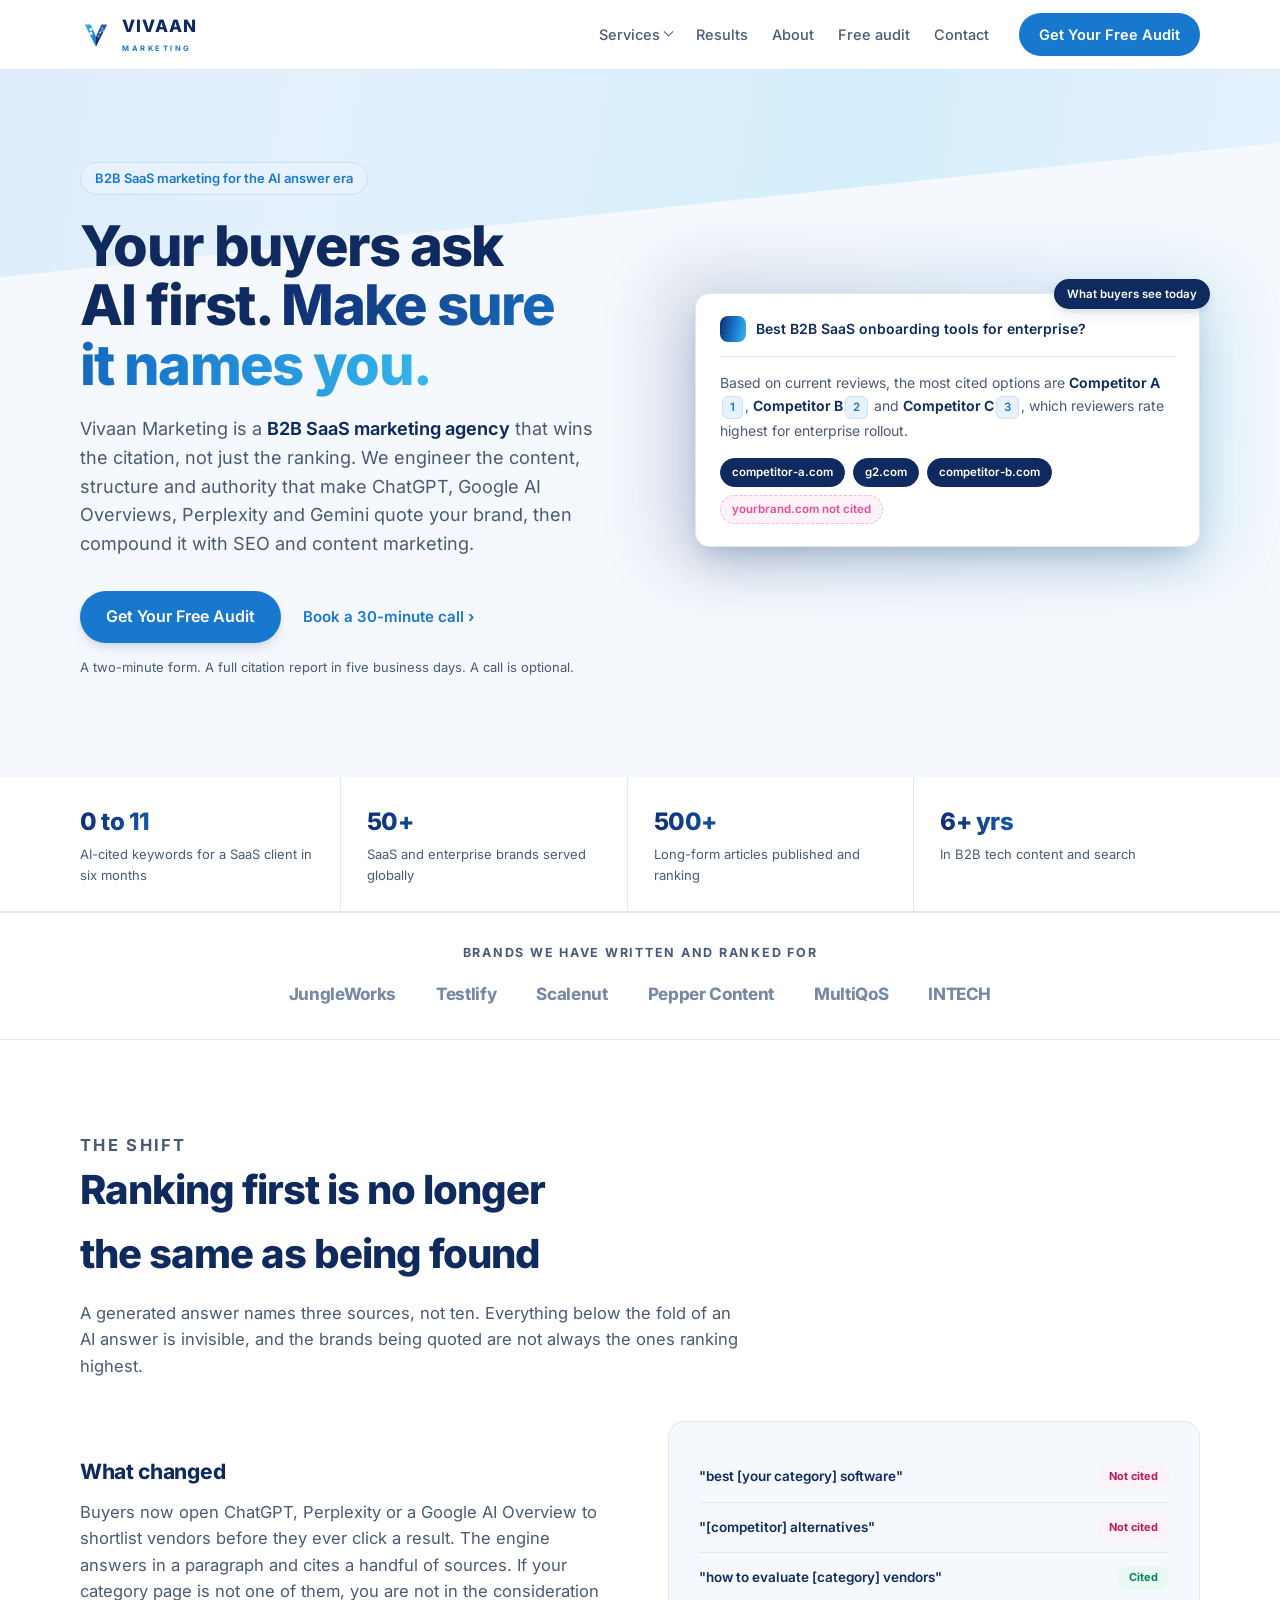
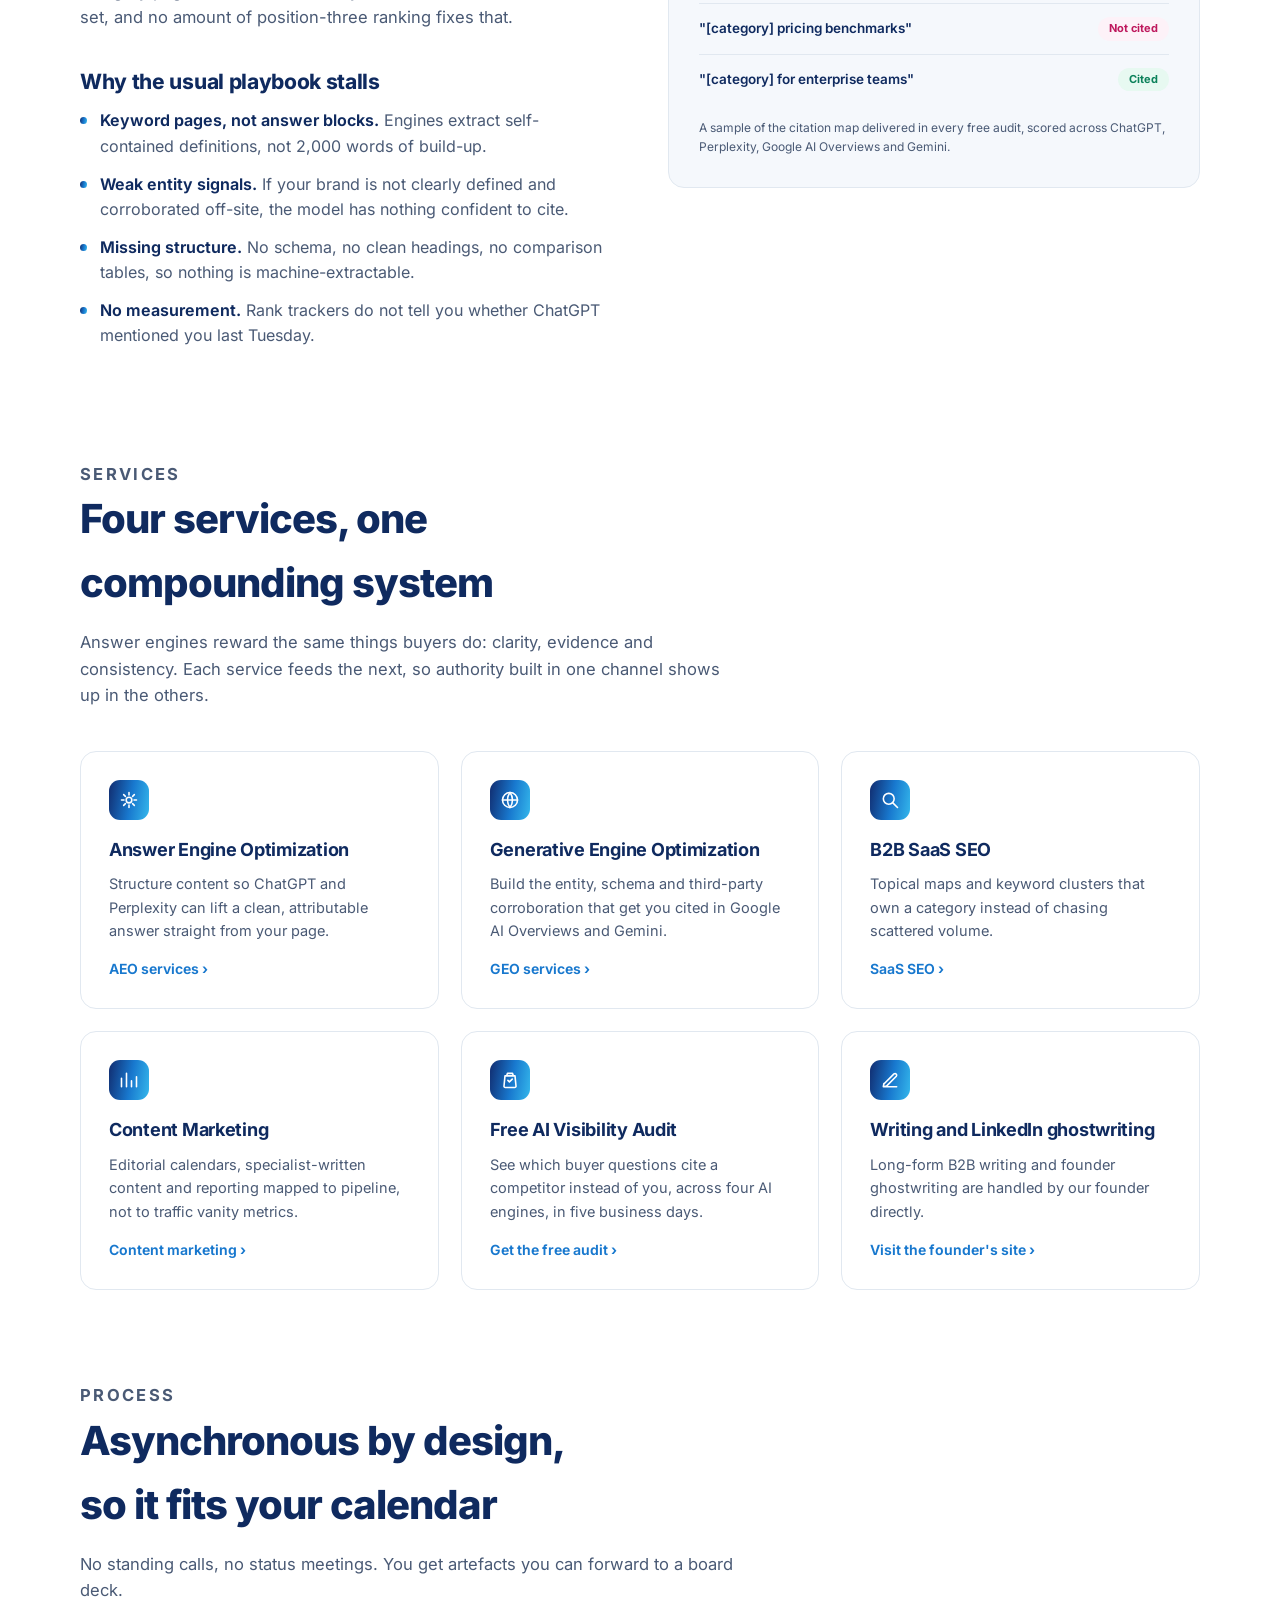
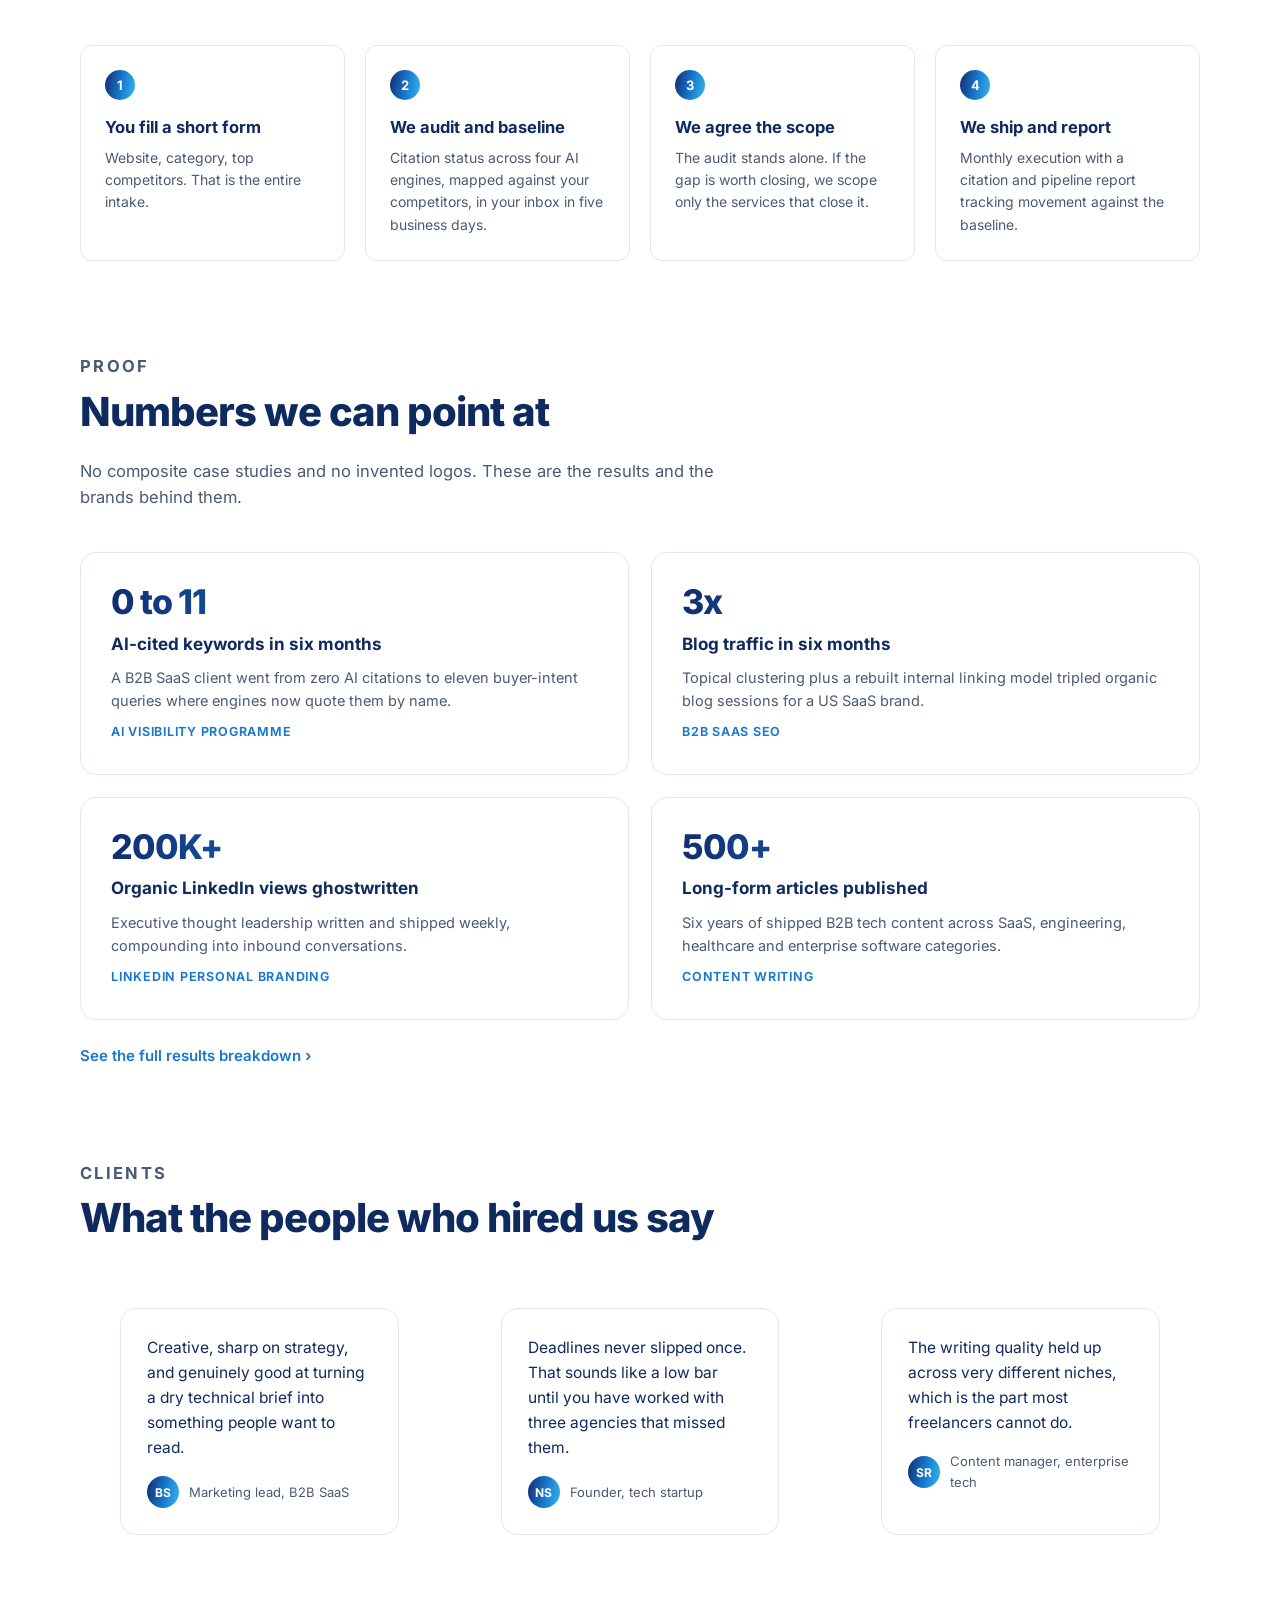
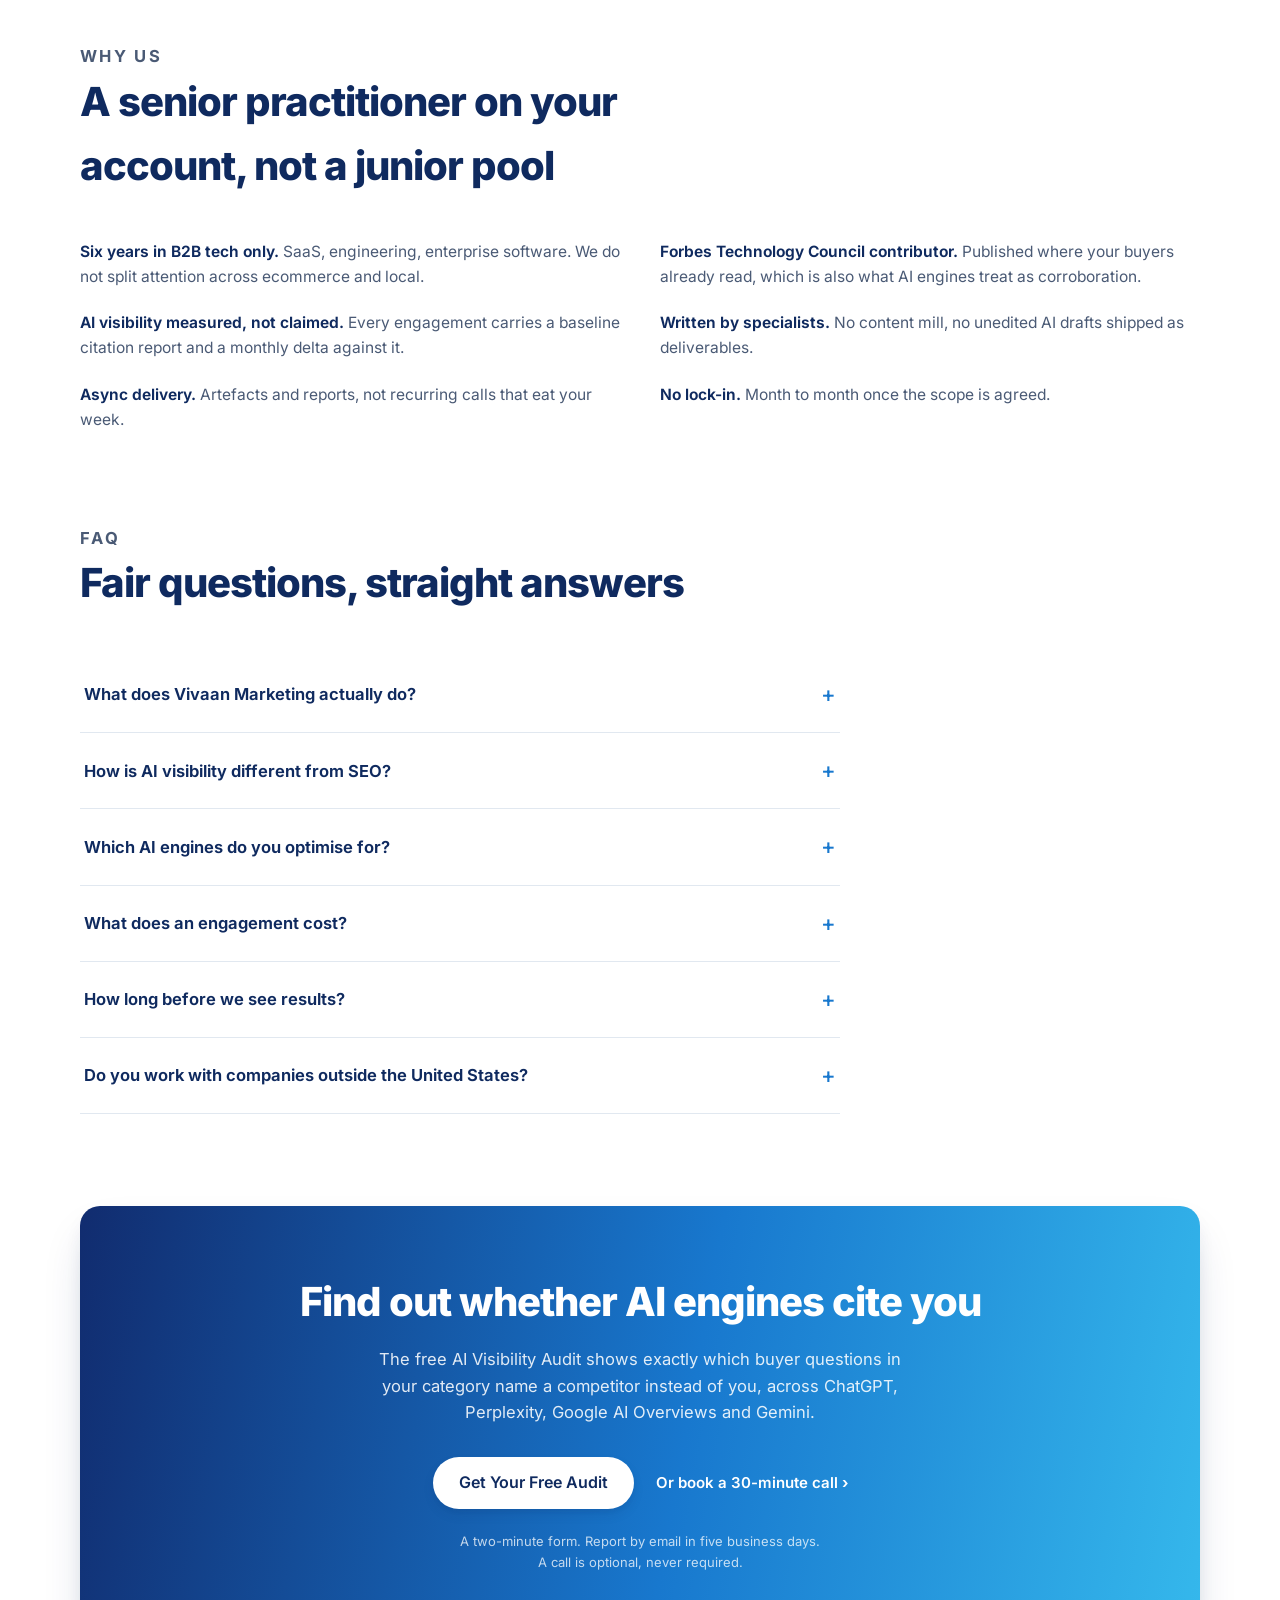
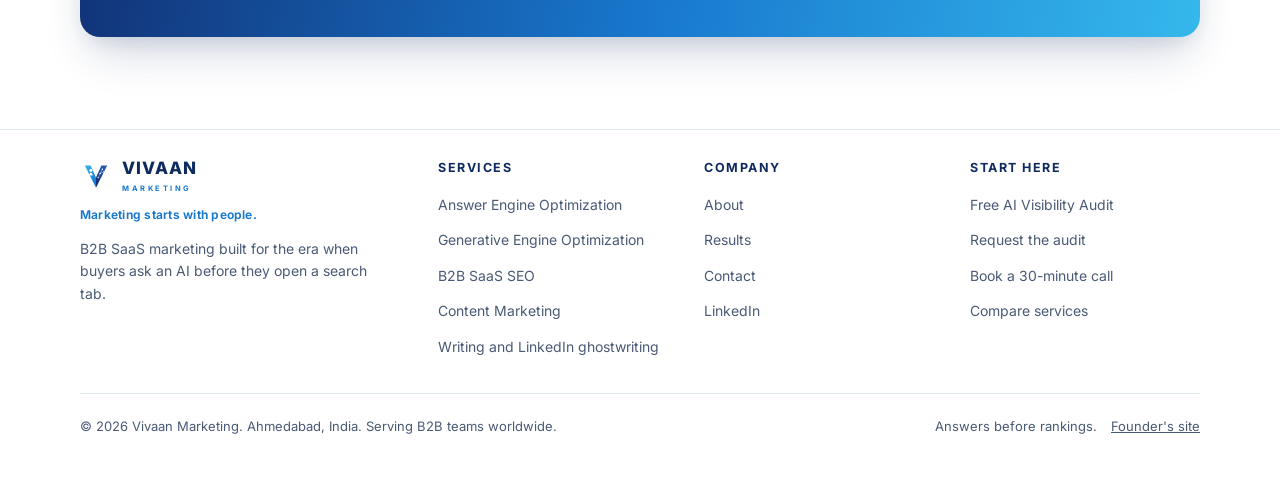
<file: index.html>
<!doctype html>
<html lang="en">
<head>
<meta charset="utf-8">
<meta name="viewport" content="width=device-width, initial-scale=1">
<title>Vivaan Marketing | B2B SaaS Marketing and AI Visibility Agency</title>
<meta name="description" content="B2B SaaS marketing agency for AI search. We make ChatGPT, Google AI Overviews and Perplexity cite your brand. Free AI Visibility Audit, no call required.">
<link rel="canonical" href="https://vivaanmarketing.com/">
<meta name="robots" content="index, follow, max-image-preview:large, max-snippet:-1, max-video-preview:-1">
<link rel="preload" href="/assets/fonts/inter-latin.woff2" as="font" type="font/woff2" crossorigin>
<link rel="stylesheet" href="/assets/site.css">
<link rel="icon" href="/assets/favicon.svg" type="image/svg+xml">
<meta name="theme-color" content="#1878CE">
<meta property="og:site_name" content="Vivaan Marketing">
<meta property="og:title" content="Vivaan Marketing | B2B SaaS Marketing and AI Visibility Agency">
<meta property="og:description" content="B2B SaaS marketing agency for AI search. We make ChatGPT, Google AI Overviews and Perplexity cite your brand. Free AI Visibility Audit, no call required.">
<meta property="og:type" content="website">
<meta property="og:url" content="https://vivaanmarketing.com/">
<meta property="og:image" content="https://vivaanmarketing.com/assets/social-card.jpg">
<meta property="og:image:type" content="image/jpeg">
<meta property="og:image:width" content="1200">
<meta property="og:image:height" content="630">
<meta property="og:image:alt" content="Vivaan Marketing: your buyers ask AI first, make sure it names you">
<meta name="twitter:card" content="summary_large_image">
<meta name="twitter:title" content="Vivaan Marketing | B2B SaaS Marketing and AI Visibility Agency">
<meta name="twitter:description" content="B2B SaaS marketing agency for AI search. We make ChatGPT, Google AI Overviews and Perplexity cite your brand. Free AI Visibility Audit, no call required.">
<meta name="twitter:image" content="https://vivaanmarketing.com/assets/social-card.jpg">
<script type="application/ld+json">{"@context":"https://schema.org","@graph":[{"@type":["ProfessionalService","Organization"],"@id":"https://vivaanmarketing.com/#org","name":"Vivaan Marketing","alternateName":"Vivaan Martech","url":"https://vivaanmarketing.com/","logo":{"@type":"ImageObject","url":"https://vivaanmarketing.com/assets/logo.svg"},"image":"https://vivaanmarketing.com/assets/social-card.jpg","email":"devmurari.sachin87@gmail.com","description":"B2B SaaS marketing agency specialising in AI search visibility. We make brands the source that ChatGPT, Google AI Overviews, Perplexity, Gemini and Claude cite, and back it with SEO, content and LinkedIn programmes.","slogan":"Answers before rankings.","foundingDate":"2024","sameAs":["https://www.linkedin.com/in/vivaan-martech-868863165/","https://sachindevmurari.com"],"address":{"@type":"PostalAddress","addressLocality":"Ahmedabad","addressRegion":"Gujarat","addressCountry":"IN"},"areaServed":[{"@type":"Country","name":"United States"},{"@type":"Country","name":"United Kingdom"},{"@type":"Country","name":"Canada"},{"@type":"Country","name":"Australia"},{"@type":"Country","name":"India"}],"knowsAbout":["Answer Engine Optimization","Generative Engine Optimization","AI search visibility","B2B SaaS SEO","B2B content marketing","LinkedIn personal branding","Topical authority","Schema markup"],"numberOfEmployees":{"@type":"QuantitativeValue","value":6}},{"@type":"WebSite","@id":"https://vivaanmarketing.com/#website","url":"https://vivaanmarketing.com/","name":"Vivaan Marketing","publisher":{"@id":"https://vivaanmarketing.com/#org"},"inLanguage":"en"},{"@type":"WebPage","@id":"https://vivaanmarketing.com/#page","url":"https://vivaanmarketing.com/","name":"Vivaan Marketing | B2B SaaS Marketing and AI Visibility Agency","description":"B2B SaaS marketing agency for AI search. We make ChatGPT, Google AI Overviews and Perplexity cite your brand. Free AI Visibility Audit, no call required.","isPartOf":{"@id":"https://vivaanmarketing.com/#website"},"about":{"@id":"https://vivaanmarketing.com/#org"},"inLanguage":"en"},{"@type":"FAQPage","mainEntity":[{"@type":"Question","name":"What does Vivaan Marketing actually do?","acceptedAnswer":{"@type":"Answer","text":"We are a B2B SaaS marketing agency that makes brands visible in AI answers and in search. Six services sit under one strategy: answer engine optimization, generative engine optimization, B2B SaaS SEO, content writing, content marketing, and LinkedIn personal branding. Most clients start with a free AI Visibility Audit and move to a monthly programme."}},{"@type":"Question","name":"How is AI visibility different from SEO?","acceptedAnswer":{"@type":"Answer","text":"SEO earns a position in a list of ten blue links. AI visibility earns a mention inside a single generated answer, where there is no list and usually three to five sources. The mechanics differ: AI engines favour clearly defined entities, extractable answer blocks, structured data, and corroboration across third-party sources. Ranking first on Google does not guarantee a citation in ChatGPT."}},{"@type":"Question","name":"Which AI engines do you optimise for?","acceptedAnswer":{"@type":"Answer","text":"Monthly programmes track six: ChatGPT and its search mode, Google AI Overviews and AI Mode, Perplexity, Google Gemini, Claude, and Microsoft Copilot. The free audit covers the four that carry most B2B buyer research (ChatGPT, Perplexity, Google AI Overviews and Gemini). These systems draw on overlapping but distinct source pools, so we track each separately rather than assuming one score covers all of them."}},{"@type":"Question","name":"What does an engagement cost?","acceptedAnswer":{"@type":"Answer","text":"The AI Visibility Audit is free. Monthly programmes typically run between 2,000 and 6,000 US dollars depending on how many of the four services are in scope and the publishing volume. There is no long lock-in, and pricing is agreed in writing before anything starts."}},{"@type":"Question","name":"How long before we see results?","acceptedAnswer":{"@type":"Answer","text":"Technical and schema fixes can change AI citation behaviour within four to eight weeks because engines re-crawl frequently. Organic search movement is slower, usually three to six months for a competitive B2B category. Our published benchmark is one client moving from zero to eleven AI-cited keywords in six months."}},{"@type":"Question","name":"Do you work with companies outside the United States?","acceptedAnswer":{"@type":"Answer","text":"Yes. We are based in Ahmedabad, India and work with B2B teams across the United States, United Kingdom, Canada, Australia and India. Delivery is asynchronous by default, which is why time zones have never been the constraint."}}]}]}</script>
</head>
<body>
<a class="skip" href="#main">Skip to content</a>
<header class="nav"><div class="nav-inner" id="navInner"><a class="brand" href="/" aria-label="Vivaan Marketing home"><svg viewBox="0 0 200 200" width="32" height="32" aria-hidden="true" focusable="false"><defs><linearGradient id="navGradL" x1="0" y1="0" x2="0.7" y2="1"><stop offset="0" stop-color="#35B8EC"/><stop offset="1" stop-color="#1878CE"/></linearGradient><linearGradient id="navGradR" x1="1" y1="0" x2="0.2" y2="1"><stop offset="0" stop-color="#2A5FC4"/><stop offset="1" stop-color="#112C6F"/></linearGradient></defs><path d="M30 34 L66 34 L100 110 L100 174 Z" fill="url(#navGradL)"/><path d="M170 34 L134 34 L100 110 L100 174 Z" fill="url(#navGradR)"/><circle cx="68" cy="66" r="9" fill="#fff"/><path d="M57 97c0-9.4 4.9-17 11-17s11 7.6 11 17z" fill="#fff"/><g stroke="#fff" stroke-width="2.6" fill="none" stroke-linecap="round"><path d="M140 58 126 84M126 84 114 110M126 84 146 74"/></g><g fill="#fff"><circle cx="140" cy="58" r="4.6"/><circle cx="126" cy="84" r="4.6"/><circle cx="146" cy="74" r="3.4"/><circle cx="114" cy="110" r="4"/></g></svg><span><span class="word">VIVAAN</span><span class="desc">MARKETING</span></span></a><button class="nav-toggle" type="button" aria-expanded="false" aria-controls="navLinks" aria-label="Open menu" id="navToggle"><svg viewBox="0 0 24 24" aria-hidden="true"><path d="M4 7h16M4 12h16M4 17h16"/></svg></button><nav class="nav-links" id="navLinks" aria-label="Primary"><details class="has-sub"><summary>Services</summary><div class="submenu"><a href="/services/">All services<span>The full engagement map</span></a><a href="/services/answer-engine-optimization/">Answer Engine Optimization<span>Get quoted in ChatGPT and Perplexity answers</span></a><a href="/services/generative-engine-optimization/">Generative Engine Optimization<span>Win citations in Google AI Overviews and Gemini</span></a><a href="/services/b2b-saas-seo/">B2B SaaS SEO<span>Topical authority that compounds into pipeline</span></a><a href="/services/content-marketing/">Content Marketing<span>Editorial calendars tied to revenue KPIs</span></a></div></details><a href="/results/">Results</a><a href="/about/">About</a><a href="/free-ai-visibility-audit/">Free audit</a><a href="/contact/">Contact</a></nav><a class="btn" href="/free-ai-visibility-audit/#request">Get Your Free Audit</a></div></header><main id="main">
<div class="hero"><div class="container"><div class="hero-inner"><div><p class="kicker">B2B SaaS marketing for the AI answer era</p><h1>Your buyers ask AI first. <span class="grad-text">Make sure it names you.</span></h1><p class="sub">Vivaan Marketing is a <strong>B2B SaaS marketing agency</strong> that wins the citation, not just the ranking. We engineer the content, structure and authority that make ChatGPT, Google AI Overviews, Perplexity and Gemini quote your brand, then compound it with SEO and content marketing.</p><div class="cta-row"><a class="btn big" href="/free-ai-visibility-audit/#request">Get Your Free Audit</a><a class="link-arrow" href="https://calendly.com/devmurari-sachin87/new-meeting" rel="noopener">Book a 30-minute call</a></div><p class="cta-note">A two-minute form. A full citation report in five business days. A call is optional.</p></div><div class="answer-stack"><div class="answer-glow"></div><span class="answer-tag">What buyers see today</span><div class="answer-card"><div class="q"><span class="dot"></span><span>Best B2B SaaS onboarding tools for enterprise?</span></div><div class="a">Based on current reviews, the most cited options are <strong>Competitor A</strong><span class="cite">1</span>, <strong>Competitor B</strong><span class="cite">2</span> and <strong>Competitor C</strong><span class="cite">3</span>, which reviewers rate highest for enterprise rollout.<div class="srcs"><span class="src-chip them">competitor-a.com</span><span class="src-chip them">g2.com</span><span class="src-chip them">competitor-b.com</span><span class="src-chip missing">yourbrand.com not cited</span></div></div></div></div></div></div></div><div class="stats"><div class="container"><div class="stats-inner"><div class="stat"><div class="n">0 to 11</div><div class="d">AI-cited keywords for a SaaS client in six months</div></div><div class="stat"><div class="n">50+</div><div class="d">SaaS and enterprise brands served globally</div></div><div class="stat"><div class="n">500+</div><div class="d">Long-form articles published and ranking</div></div><div class="stat"><div class="n">6+ yrs</div><div class="d">In B2B tech content and search</div></div></div></div></div><div class="wall"><div class="container"><p class="lab">Brands we have written and ranked for</p><div class="wall-row"><span>JungleWorks</span><span>Testlify</span><span>Scalenut</span><span>Pepper Content</span><span>MultiQoS</span><span>INTECH</span></div></div></div><section><div class="container"><div class="sec-head"><p class="overline">The shift</p><h2>Ranking first is no longer the same as being found</h2><p>A generated answer names three sources, not ten. Everything below the fold of an AI answer is invisible, and the brands being quoted are not always the ones ranking highest.</p></div><div class="split"><div class="prose"><h3>What changed</h3><p>Buyers now open ChatGPT, Perplexity or a Google AI Overview to shortlist vendors before they ever click a result. The engine answers in a paragraph and cites a handful of sources. If your category page is not one of them, you are not in the consideration set, and no amount of position-three ranking fixes that.</p><h3>Why the usual playbook stalls</h3><ul><li><strong>Keyword pages, not answer blocks.</strong> Engines extract self-contained definitions, not 2,000 words of build-up.</li><li><strong>Weak entity signals.</strong> If your brand is not clearly defined and corroborated off-site, the model has nothing confident to cite.</li><li><strong>Missing structure.</strong> No schema, no clean headings, no comparison tables, so nothing is machine-extractable.</li><li><strong>No measurement.</strong> Rank trackers do not tell you whether ChatGPT mentioned you last Tuesday.</li></ul></div><div class="audit-visual"><div class="gap-row"><span class="kq">"best [your category] software"</span><span class="pill gap">Not cited</span></div><div class="gap-row"><span class="kq">"[competitor] alternatives"</span><span class="pill gap">Not cited</span></div><div class="gap-row"><span class="kq">"how to evaluate [category] vendors"</span><span class="pill cited">Cited</span></div><div class="gap-row"><span class="kq">"[category] pricing benchmarks"</span><span class="pill gap">Not cited</span></div><div class="gap-row"><span class="kq">"[category] for enterprise teams"</span><span class="pill cited">Cited</span></div><p class="cap">A sample of the citation map delivered in every free audit, scored across ChatGPT, Perplexity, Google AI Overviews and Gemini.</p></div></div></div></section><section id="services"><div class="container"><div class="sec-head"><p class="overline">Services</p><h2>Four services, one compounding system</h2><p>Answer engines reward the same things buyers do: clarity, evidence and consistency. Each service feeds the next, so authority built in one channel shows up in the others.</p></div><div class="cards"><a class="card" href="/services/answer-engine-optimization/"><span class="chip"><svg viewBox="0 0 24 24" aria-hidden="true" focusable="false"><path d="M12 3v3M12 18v3M3 12h3M18 12h3M5.6 5.6l2.1 2.1M16.3 16.3l2.1 2.1M18.4 5.6l-2.1 2.1M7.7 16.3l-2.1 2.1"/><circle cx="12" cy="12" r="3.4"/></svg></span><h3>Answer Engine Optimization</h3><p>Structure content so ChatGPT and Perplexity can lift a clean, attributable answer straight from your page.</p><span class="go">AEO services</span></a><a class="card" href="/services/generative-engine-optimization/"><span class="chip"><svg viewBox="0 0 24 24" aria-hidden="true" focusable="false"><circle cx="12" cy="12" r="9"/><path d="M3 12h18M12 3a15 15 0 0 1 0 18a15 15 0 0 1 0-18"/></svg></span><h3>Generative Engine Optimization</h3><p>Build the entity, schema and third-party corroboration that get you cited in Google AI Overviews and Gemini.</p><span class="go">GEO services</span></a><a class="card" href="/services/b2b-saas-seo/"><span class="chip"><svg viewBox="0 0 24 24" aria-hidden="true" focusable="false"><circle cx="10.5" cy="10.5" r="6.5"/><path d="M15.4 15.4L21 21"/></svg></span><h3>B2B SaaS SEO</h3><p>Topical maps and keyword clusters that own a category instead of chasing scattered volume.</p><span class="go">SaaS SEO</span></a><a class="card" href="/services/content-marketing/"><span class="chip"><svg viewBox="0 0 24 24" aria-hidden="true" focusable="false"><path d="M3 20V10M9 20V4M15 20v-7M21 20V8"/></svg></span><h3>Content Marketing</h3><p>Editorial calendars, specialist-written content and reporting mapped to pipeline, not to traffic vanity metrics.</p><span class="go">Content marketing</span></a><a class="card" href="/free-ai-visibility-audit/"><span class="chip"><svg viewBox="0 0 24 24" aria-hidden="true" focusable="false"><path d="M9 4h6l1 3H8l1-3zM6 7h12l1.2 12.2a1.6 1.6 0 0 1-1.6 1.8H6.4a1.6 1.6 0 0 1-1.6-1.8L6 7z"/><path d="M9.5 12.5l1.8 1.8 3.4-3.4"/></svg></span><h3>Free AI Visibility Audit</h3><p>See which buyer questions cite a competitor instead of you, across four AI engines, in five business days.</p><span class="go">Get the free audit</span></a><a class="card" href="https://sachindevmurari.com/services/content-writing.html"><span class="chip"><svg viewBox="0 0 24 24" aria-hidden="true" focusable="false"><path d="M4 20h16M5 16.5L16.8 4.7a2 2 0 0 1 2.8 2.8L7.8 19.3 4 20l.7-3.8z"/></svg></span><h3>Writing and LinkedIn ghostwriting</h3><p>Long-form B2B writing and founder ghostwriting are handled by our founder directly.</p><span class="go">Visit the founder's site</span></a></div></div></section><section><div class="container"><div class="sec-head"><p class="overline">Process</p><h2>Asynchronous by design, so it fits your calendar</h2><p>No standing calls, no status meetings. You get artefacts you can forward to a board deck.</p></div><div class="steps"><div class="step"><span class="num">1</span><h3>You fill a short form</h3><p>Website, category, top competitors. That is the entire intake.</p></div><div class="step"><span class="num">2</span><h3>We audit and baseline</h3><p>Citation status across four AI engines, mapped against your competitors, in your inbox in five business days.</p></div><div class="step"><span class="num">3</span><h3>We agree the scope</h3><p>The audit stands alone. If the gap is worth closing, we scope only the services that close it.</p></div><div class="step"><span class="num">4</span><h3>We ship and report</h3><p>Monthly execution with a citation and pipeline report tracking movement against the baseline.</p></div></div></div></section><section><div class="container"><div class="sec-head"><p class="overline">Proof</p><h2>Numbers we can point at</h2><p>No composite case studies and no invented logos. These are the results and the brands behind them.</p></div><div class="results"><div class="result"><div class="metric">0 to 11</div><h3>AI-cited keywords in six months</h3><p>A B2B SaaS client went from zero AI citations to eleven buyer-intent queries where engines now quote them by name.</p><span class="who">AI visibility programme</span></div><div class="result"><div class="metric">3x</div><h3>Blog traffic in six months</h3><p>Topical clustering plus a rebuilt internal linking model tripled organic blog sessions for a US SaaS brand.</p><span class="who">B2B SaaS SEO</span></div><div class="result"><div class="metric">200K+</div><h3>Organic LinkedIn views ghostwritten</h3><p>Executive thought leadership written and shipped weekly, compounding into inbound conversations.</p><span class="who">LinkedIn personal branding</span></div><div class="result"><div class="metric">500+</div><h3>Long-form articles published</h3><p>Six years of shipped B2B tech content across SaaS, engineering, healthcare and enterprise software categories.</p><span class="who">Content writing</span></div></div><p class="cta-note" style="margin-top:24px"><a class="link-arrow" href="/results/">See the full results breakdown</a></p></div></section><section><div class="container"><div class="sec-head"><p class="overline">Clients</p><h2>What the people who hired us say</h2></div><div class="quotes"><figure class="quote"><blockquote>Creative, sharp on strategy, and genuinely good at turning a dry technical brief into something people want to read.</blockquote><figcaption><span class="av">BS</span><span>Marketing lead, B2B SaaS</span></figcaption></figure><figure class="quote"><blockquote>Deadlines never slipped once. That sounds like a low bar until you have worked with three agencies that missed them.</blockquote><figcaption><span class="av">NS</span><span>Founder, tech startup</span></figcaption></figure><figure class="quote"><blockquote>The writing quality held up across very different niches, which is the part most freelancers cannot do.</blockquote><figcaption><span class="av">SR</span><span>Content manager, enterprise tech</span></figcaption></figure></div></div></section><section><div class="container"><div class="sec-head"><p class="overline">Why us</p><h2>A senior practitioner on your account, not a junior pool</h2></div><ul class="why-list"><li><span><strong>Six years in B2B tech only.</strong> SaaS, engineering, enterprise software. We do not split attention across ecommerce and local.</span></li><li><span><strong>Forbes Technology Council contributor.</strong> Published where your buyers already read, which is also what AI engines treat as corroboration.</span></li><li><span><strong>AI visibility measured, not claimed.</strong> Every engagement carries a baseline citation report and a monthly delta against it.</span></li><li><span><strong>Written by specialists.</strong> No content mill, no unedited AI drafts shipped as deliverables.</span></li><li><span><strong>Async delivery.</strong> Artefacts and reports, not recurring calls that eat your week.</span></li><li><span><strong>No lock-in.</strong> Month to month once the scope is agreed.</span></li></ul></div></section><section><div class="container"><div class="sec-head"><p class="overline">FAQ</p><h2>Fair questions, straight answers</h2></div><div class="faq"><details><summary>What does Vivaan Marketing actually do?</summary><div class="ans">We are a B2B SaaS marketing agency that makes brands visible in AI answers and in search. Six services sit under one strategy: answer engine optimization, generative engine optimization, B2B SaaS SEO, content writing, content marketing, and LinkedIn personal branding. Most clients start with a free AI Visibility Audit and move to a monthly programme.</div></details><details><summary>How is AI visibility different from SEO?</summary><div class="ans">SEO earns a position in a list of ten blue links. AI visibility earns a mention inside a single generated answer, where there is no list and usually three to five sources. The mechanics differ: AI engines favour clearly defined entities, extractable answer blocks, structured data, and corroboration across third-party sources. Ranking first on Google does not guarantee a citation in ChatGPT.</div></details><details><summary>Which AI engines do you optimise for?</summary><div class="ans">Monthly programmes track six: ChatGPT and its search mode, Google AI Overviews and AI Mode, Perplexity, Google Gemini, Claude, and Microsoft Copilot. The free audit covers the four that carry most B2B buyer research (ChatGPT, Perplexity, Google AI Overviews and Gemini). These systems draw on overlapping but distinct source pools, so we track each separately rather than assuming one score covers all of them.</div></details><details><summary>What does an engagement cost?</summary><div class="ans">The AI Visibility Audit is free. Monthly programmes typically run between 2,000 and 6,000 US dollars depending on how many of the four services are in scope and the publishing volume. There is no long lock-in, and pricing is agreed in writing before anything starts.</div></details><details><summary>How long before we see results?</summary><div class="ans">Technical and schema fixes can change AI citation behaviour within four to eight weeks because engines re-crawl frequently. Organic search movement is slower, usually three to six months for a competitive B2B category. Our published benchmark is one client moving from zero to eleven AI-cited keywords in six months.</div></details><details><summary>Do you work with companies outside the United States?</summary><div class="ans">Yes. We are based in Ahmedabad, India and work with B2B teams across the United States, United Kingdom, Canada, Australia and India. Delivery is asynchronous by default, which is why time zones have never been the constraint.</div></details></div></div></section><div class="cta"><div class="container"><div class="cta-panel"><h2>Find out whether AI engines cite you</h2><p>The free AI Visibility Audit shows exactly which buyer questions in your category name a competitor instead of you, across ChatGPT, Perplexity, Google AI Overviews and Gemini.</p><div class="cta-row"><a class="btn big on-grad" href="/free-ai-visibility-audit/#request">Get Your Free Audit</a><a class="link-arrow on-grad" href="https://calendly.com/devmurari-sachin87/new-meeting" rel="noopener">Or book a 30-minute call</a></div><p class="fine">A two-minute form. Report by email in five business days. A call is optional, never required.</p></div></div></div>
</main>
<footer><div class="container"><div class="foot-grid"><div><a class="brand" href="/" aria-label="Vivaan Marketing home"><svg viewBox="0 0 200 200" width="32" height="32" aria-hidden="true" focusable="false"><defs><linearGradient id="footGradL" x1="0" y1="0" x2="0.7" y2="1"><stop offset="0" stop-color="#35B8EC"/><stop offset="1" stop-color="#1878CE"/></linearGradient><linearGradient id="footGradR" x1="1" y1="0" x2="0.2" y2="1"><stop offset="0" stop-color="#2A5FC4"/><stop offset="1" stop-color="#112C6F"/></linearGradient></defs><path d="M30 34 L66 34 L100 110 L100 174 Z" fill="url(#footGradL)"/><path d="M170 34 L134 34 L100 110 L100 174 Z" fill="url(#footGradR)"/><circle cx="68" cy="66" r="9" fill="#fff"/><path d="M57 97c0-9.4 4.9-17 11-17s11 7.6 11 17z" fill="#fff"/><g stroke="#fff" stroke-width="2.6" fill="none" stroke-linecap="round"><path d="M140 58 126 84M126 84 114 110M126 84 146 74"/></g><g fill="#fff"><circle cx="140" cy="58" r="4.6"/><circle cx="126" cy="84" r="4.6"/><circle cx="146" cy="74" r="3.4"/><circle cx="114" cy="110" r="4"/></g></svg><span><span class="word">VIVAAN</span><span class="desc">MARKETING</span></span></a><p class="foot-tag">Marketing starts with people.</p><p class="foot-blurb">B2B SaaS marketing built for the era when buyers ask an AI before they open a search tab.</p></div><div><h4>Services</h4><ul><li><a href="/services/answer-engine-optimization/">Answer Engine Optimization</a></li><li><a href="/services/generative-engine-optimization/">Generative Engine Optimization</a></li><li><a href="/services/b2b-saas-seo/">B2B SaaS SEO</a></li><li><a href="/services/content-marketing/">Content Marketing</a></li><li><a href="https://sachindevmurari.com/services/content-writing.html" rel="noopener">Writing and LinkedIn ghostwriting</a></li></ul></div><div><h4>Company</h4><ul><li><a href="/about/">About</a></li><li><a href="/results/">Results</a></li><li><a href="/contact/">Contact</a></li><li><a href="https://www.linkedin.com/in/vivaan-martech-868863165/" rel="me noopener">LinkedIn</a></li></ul></div><div><h4>Start here</h4><ul><li><a href="/free-ai-visibility-audit/">Free AI Visibility Audit</a></li><li><a href="/free-ai-visibility-audit/#request">Request the audit</a></li><li><a href="https://calendly.com/devmurari-sachin87/new-meeting" rel="noopener">Book a 30-minute call</a></li><li><a href="/services/">Compare services</a></li></ul></div></div><div class="foot-bar"><div class="foot-inner"><span>&copy; 2026 Vivaan Marketing. Ahmedabad, India. Serving B2B teams worldwide.</span><span class="spacer"></span><span>Answers before rankings.</span><span><a href="https://sachindevmurari.com/" rel="noopener">Founder's site</a></span></div></div></div></footer>
<script>(function(){var t=document.getElementById("navToggle"),n=document.getElementById("navInner");t.addEventListener("click",function(){var o=n.classList.toggle("open");t.setAttribute("aria-expanded",o?"true":"false");t.setAttribute("aria-label",o?"Close menu":"Open menu");});})();</script>
</body>
</html>
</file>
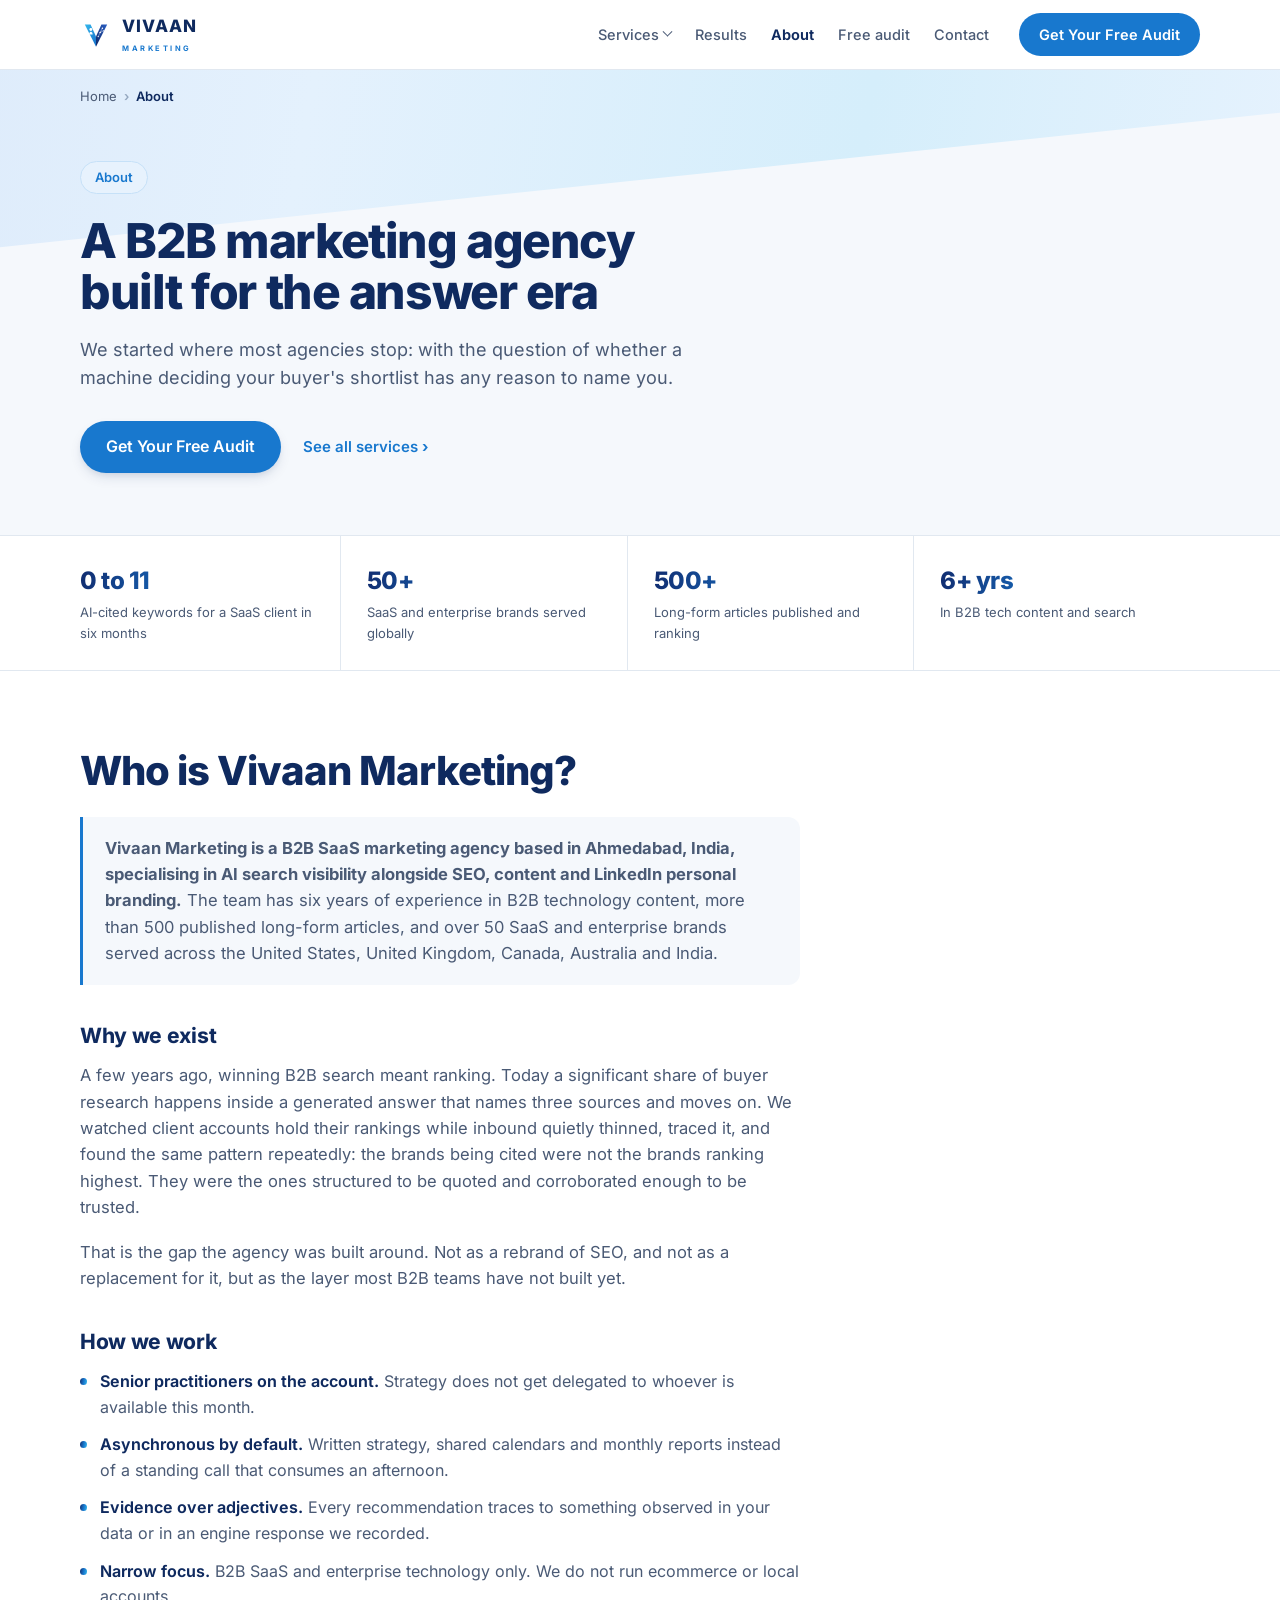
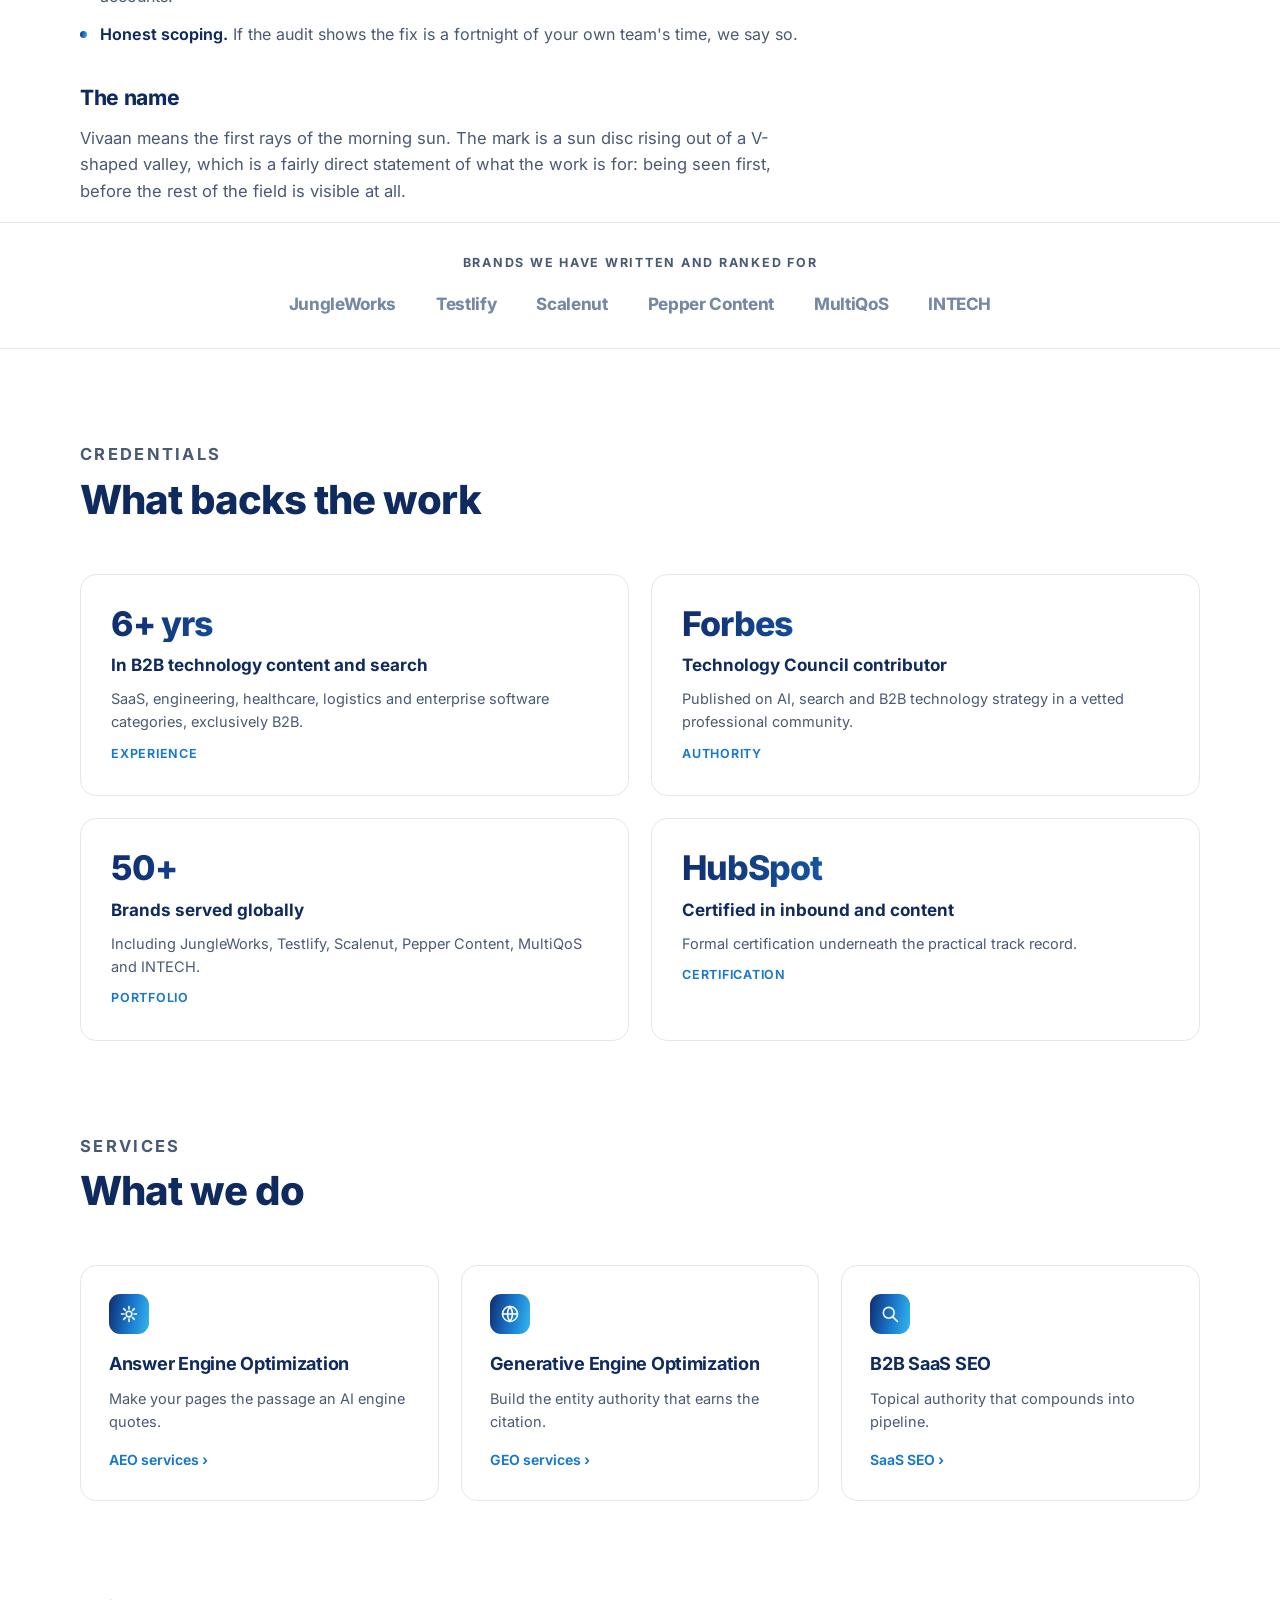
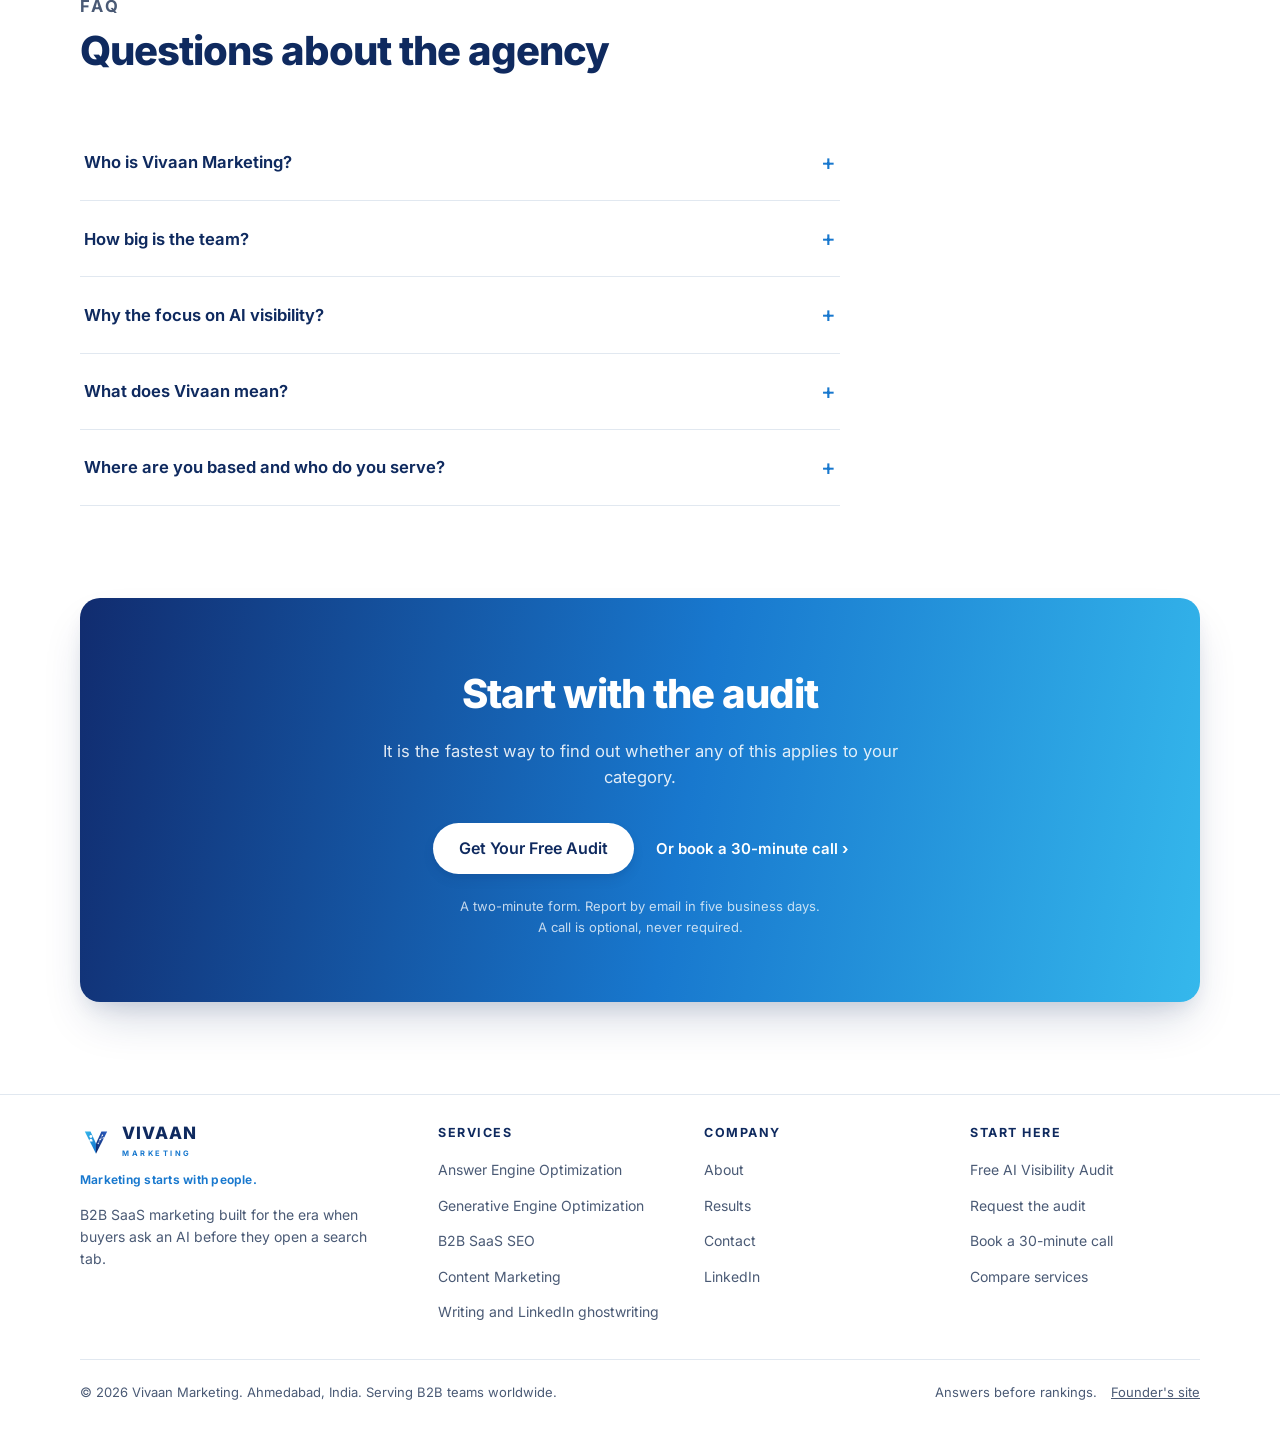
<file: about/index.html>
<!doctype html>
<html lang="en">
<head>
<meta charset="utf-8">
<meta name="viewport" content="width=device-width, initial-scale=1">
<title>About Vivaan Marketing | B2B SaaS Marketing Agency</title>
<meta name="description" content="Vivaan Marketing is a B2B SaaS marketing agency specialising in AI search visibility, SEO, content and LinkedIn. Six years in B2B tech, 50+ brands, 500+ articles shipped.">
<link rel="canonical" href="https://vivaanmarketing.com/about/">
<meta name="robots" content="index, follow, max-image-preview:large, max-snippet:-1, max-video-preview:-1">
<link rel="preload" href="/assets/fonts/inter-latin.woff2" as="font" type="font/woff2" crossorigin>
<link rel="stylesheet" href="/assets/site.css">
<link rel="icon" href="/assets/favicon.svg" type="image/svg+xml">
<meta name="theme-color" content="#1878CE">
<meta property="og:site_name" content="Vivaan Marketing">
<meta property="og:title" content="About Vivaan Marketing | B2B SaaS Marketing Agency">
<meta property="og:description" content="Vivaan Marketing is a B2B SaaS marketing agency specialising in AI search visibility, SEO, content and LinkedIn. Six years in B2B tech, 50+ brands, 500+ articles shipped.">
<meta property="og:type" content="website">
<meta property="og:url" content="https://vivaanmarketing.com/about/">
<meta property="og:image" content="https://vivaanmarketing.com/assets/social-card.jpg">
<meta property="og:image:type" content="image/jpeg">
<meta property="og:image:width" content="1200">
<meta property="og:image:height" content="630">
<meta property="og:image:alt" content="Vivaan Marketing: your buyers ask AI first, make sure it names you">
<meta name="twitter:card" content="summary_large_image">
<meta name="twitter:title" content="About Vivaan Marketing | B2B SaaS Marketing Agency">
<meta name="twitter:description" content="Vivaan Marketing is a B2B SaaS marketing agency specialising in AI search visibility, SEO, content and LinkedIn. Six years in B2B tech, 50+ brands, 500+ articles shipped.">
<meta name="twitter:image" content="https://vivaanmarketing.com/assets/social-card.jpg">
<script type="application/ld+json">{"@context":"https://schema.org","@graph":[{"@type":["ProfessionalService","Organization"],"@id":"https://vivaanmarketing.com/#org","name":"Vivaan Marketing","alternateName":"Vivaan Martech","url":"https://vivaanmarketing.com/","logo":{"@type":"ImageObject","url":"https://vivaanmarketing.com/assets/logo.svg"},"image":"https://vivaanmarketing.com/assets/social-card.jpg","email":"devmurari.sachin87@gmail.com","description":"B2B SaaS marketing agency specialising in AI search visibility. We make brands the source that ChatGPT, Google AI Overviews, Perplexity, Gemini and Claude cite, and back it with SEO, content and LinkedIn programmes.","slogan":"Answers before rankings.","foundingDate":"2024","sameAs":["https://www.linkedin.com/in/vivaan-martech-868863165/","https://sachindevmurari.com"],"address":{"@type":"PostalAddress","addressLocality":"Ahmedabad","addressRegion":"Gujarat","addressCountry":"IN"},"areaServed":[{"@type":"Country","name":"United States"},{"@type":"Country","name":"United Kingdom"},{"@type":"Country","name":"Canada"},{"@type":"Country","name":"Australia"},{"@type":"Country","name":"India"}],"knowsAbout":["Answer Engine Optimization","Generative Engine Optimization","AI search visibility","B2B SaaS SEO","B2B content marketing","LinkedIn personal branding","Topical authority","Schema markup"],"numberOfEmployees":{"@type":"QuantitativeValue","value":6}},{"@type":"WebSite","@id":"https://vivaanmarketing.com/#website","url":"https://vivaanmarketing.com/","name":"Vivaan Marketing","publisher":{"@id":"https://vivaanmarketing.com/#org"},"inLanguage":"en"},{"@type":"WebPage","@id":"https://vivaanmarketing.com/about/#page","url":"https://vivaanmarketing.com/about/","name":"About Vivaan Marketing | B2B SaaS Marketing Agency","description":"Vivaan Marketing is a B2B SaaS marketing agency specialising in AI search visibility, SEO, content and LinkedIn. Six years in B2B tech, 50+ brands, 500+ articles shipped.","isPartOf":{"@id":"https://vivaanmarketing.com/#website"},"about":{"@id":"https://vivaanmarketing.com/#org"},"inLanguage":"en"},{"@type":"BreadcrumbList","itemListElement":[{"@type":"ListItem","position":1,"name":"Home","item":"https://vivaanmarketing.com/"},{"@type":"ListItem","position":2,"name":"About","item":"https://vivaanmarketing.com/about/"}]},{"@type":"FAQPage","mainEntity":[{"@type":"Question","name":"Who is Vivaan Marketing?","acceptedAnswer":{"@type":"Answer","text":"Vivaan Marketing is a B2B SaaS marketing agency based in Ahmedabad, India, working with technology companies across the United States, United Kingdom, Canada, Australia and India. The team specialises in AI search visibility, SEO, content and LinkedIn personal branding, with six years of B2B technology experience and more than 500 published long-form articles behind it."}},{"@type":"Question","name":"How big is the team?","acceptedAnswer":{"@type":"Answer","text":"Small and senior by design. Strategy stays with an experienced practitioner rather than being handed to an account coordinator, and specialist writers are assigned by domain. We would rather turn work down than staff it with people learning your category on your budget."}},{"@type":"Question","name":"Why the focus on AI visibility?","acceptedAnswer":{"@type":"Answer","text":"Because the shift is already measurable in client accounts. Buyers increasingly shortlist vendors inside ChatGPT, Perplexity and Google AI Overviews before visiting a website, and a generated answer names three sources rather than ten. Agencies still selling rankings alone are optimising for a surface that a growing share of buyers no longer reach."}},{"@type":"Question","name":"What does Vivaan mean?","acceptedAnswer":{"@type":"Answer","text":"Vivaan refers to the first rays of the morning sun, which is where the identity comes from: a sun disc rising out of a V-shaped valley. The commercial reading is deliberate, since the work is about being seen first."}},{"@type":"Question","name":"Where are you based and who do you serve?","acceptedAnswer":{"@type":"Answer","text":"Based in Ahmedabad, Gujarat, India, serving B2B technology companies globally with the United States as the primary market. Delivery is asynchronous by default, so time zones have not been a practical constraint."}}]}]}</script>
</head>
<body>
<a class="skip" href="#main">Skip to content</a>
<header class="nav"><div class="nav-inner" id="navInner"><a class="brand" href="/" aria-label="Vivaan Marketing home"><svg viewBox="0 0 200 200" width="32" height="32" aria-hidden="true" focusable="false"><defs><linearGradient id="navGradL" x1="0" y1="0" x2="0.7" y2="1"><stop offset="0" stop-color="#35B8EC"/><stop offset="1" stop-color="#1878CE"/></linearGradient><linearGradient id="navGradR" x1="1" y1="0" x2="0.2" y2="1"><stop offset="0" stop-color="#2A5FC4"/><stop offset="1" stop-color="#112C6F"/></linearGradient></defs><path d="M30 34 L66 34 L100 110 L100 174 Z" fill="url(#navGradL)"/><path d="M170 34 L134 34 L100 110 L100 174 Z" fill="url(#navGradR)"/><circle cx="68" cy="66" r="9" fill="#fff"/><path d="M57 97c0-9.4 4.9-17 11-17s11 7.6 11 17z" fill="#fff"/><g stroke="#fff" stroke-width="2.6" fill="none" stroke-linecap="round"><path d="M140 58 126 84M126 84 114 110M126 84 146 74"/></g><g fill="#fff"><circle cx="140" cy="58" r="4.6"/><circle cx="126" cy="84" r="4.6"/><circle cx="146" cy="74" r="3.4"/><circle cx="114" cy="110" r="4"/></g></svg><span><span class="word">VIVAAN</span><span class="desc">MARKETING</span></span></a><button class="nav-toggle" type="button" aria-expanded="false" aria-controls="navLinks" aria-label="Open menu" id="navToggle"><svg viewBox="0 0 24 24" aria-hidden="true"><path d="M4 7h16M4 12h16M4 17h16"/></svg></button><nav class="nav-links" id="navLinks" aria-label="Primary"><details class="has-sub"><summary>Services</summary><div class="submenu"><a href="/services/">All services<span>The full engagement map</span></a><a href="/services/answer-engine-optimization/">Answer Engine Optimization<span>Get quoted in ChatGPT and Perplexity answers</span></a><a href="/services/generative-engine-optimization/">Generative Engine Optimization<span>Win citations in Google AI Overviews and Gemini</span></a><a href="/services/b2b-saas-seo/">B2B SaaS SEO<span>Topical authority that compounds into pipeline</span></a><a href="/services/content-marketing/">Content Marketing<span>Editorial calendars tied to revenue KPIs</span></a></div></details><a href="/results/">Results</a><a href="/about/" class="current">About</a><a href="/free-ai-visibility-audit/">Free audit</a><a href="/contact/">Contact</a></nav><a class="btn" href="/free-ai-visibility-audit/#request">Get Your Free Audit</a></div></header><main id="main">
<div class="page-hero"><div class="container"><div class="crumbs"><ol><li><a href="/">Home</a></li><li aria-current="page">About</li></ol></div></div><div class="container"><div class="page-hero-inner"><p class="kicker">About</p><h1>A B2B marketing agency built for the answer era</h1><p class="sub">We started where most agencies stop: with the question of whether a machine deciding your buyer's shortlist has any reason to name you.</p><div class="cta-row"><a class="btn big" href="/free-ai-visibility-audit/#request">Get Your Free Audit</a><a class="link-arrow" href="/services/">See all services</a></div></div></div></div><div class="stats"><div class="container"><div class="stats-inner"><div class="stat"><div class="n">0 to 11</div><div class="d">AI-cited keywords for a SaaS client in six months</div></div><div class="stat"><div class="n">50+</div><div class="d">SaaS and enterprise brands served globally</div></div><div class="stat"><div class="n">500+</div><div class="d">Long-form articles published and ranking</div></div><div class="stat"><div class="n">6+ yrs</div><div class="d">In B2B tech content and search</div></div></div></div></div><section class="tight"><div class="container"><div class="prose"><h2>Who is Vivaan Marketing?</h2><p class="answer-first"><strong>Vivaan Marketing is a B2B SaaS marketing agency based in Ahmedabad, India, specialising in AI search visibility alongside SEO, content and LinkedIn personal branding.</strong> The team has six years of experience in B2B technology content, more than 500 published long-form articles, and over 50 SaaS and enterprise brands served across the United States, United Kingdom, Canada, Australia and India.</p><h3>Why we exist</h3><p>A few years ago, winning B2B search meant ranking. Today a significant share of buyer research happens inside a generated answer that names three sources and moves on. We watched client accounts hold their rankings while inbound quietly thinned, traced it, and found the same pattern repeatedly: the brands being cited were not the brands ranking highest. They were the ones structured to be quoted and corroborated enough to be trusted.</p><p>That is the gap the agency was built around. Not as a rebrand of SEO, and not as a replacement for it, but as the layer most B2B teams have not built yet.</p><h3>How we work</h3><ul><li><strong>Senior practitioners on the account.</strong> Strategy does not get delegated to whoever is available this month.</li><li><strong>Asynchronous by default.</strong> Written strategy, shared calendars and monthly reports instead of a standing call that consumes an afternoon.</li><li><strong>Evidence over adjectives.</strong> Every recommendation traces to something observed in your data or in an engine response we recorded.</li><li><strong>Narrow focus.</strong> B2B SaaS and enterprise technology only. We do not run ecommerce or local accounts.</li><li><strong>Honest scoping.</strong> If the audit shows the fix is a fortnight of your own team's time, we say so.</li></ul><h3>The name</h3><p>Vivaan means the first rays of the morning sun. The mark is a sun disc rising out of a V-shaped valley, which is a fairly direct statement of what the work is for: being seen first, before the rest of the field is visible at all.</p></div></div></section><div class="wall"><div class="container"><p class="lab">Brands we have written and ranked for</p><div class="wall-row"><span>JungleWorks</span><span>Testlify</span><span>Scalenut</span><span>Pepper Content</span><span>MultiQoS</span><span>INTECH</span></div></div></div><section><div class="container"><div class="sec-head"><p class="overline">Credentials</p><h2>What backs the work</h2></div><div class="results"><div class="result"><div class="metric">6+ yrs</div><h3>In B2B technology content and search</h3><p>SaaS, engineering, healthcare, logistics and enterprise software categories, exclusively B2B.</p><span class="who">Experience</span></div><div class="result"><div class="metric">Forbes</div><h3>Technology Council contributor</h3><p>Published on AI, search and B2B technology strategy in a vetted professional community.</p><span class="who">Authority</span></div><div class="result"><div class="metric">50+</div><h3>Brands served globally</h3><p>Including JungleWorks, Testlify, Scalenut, Pepper Content, MultiQoS and INTECH.</p><span class="who">Portfolio</span></div><div class="result"><div class="metric">HubSpot</div><h3>Certified in inbound and content</h3><p>Formal certification underneath the practical track record.</p><span class="who">Certification</span></div></div></div></section><section><div class="container"><div class="sec-head"><p class="overline">Services</p><h2>What we do</h2></div><div class="cards"><a class="card" href="/services/answer-engine-optimization/"><span class="chip"><svg viewBox="0 0 24 24" aria-hidden="true" focusable="false"><path d="M12 3v3M12 18v3M3 12h3M18 12h3M5.6 5.6l2.1 2.1M16.3 16.3l2.1 2.1M18.4 5.6l-2.1 2.1M7.7 16.3l-2.1 2.1"/><circle cx="12" cy="12" r="3.4"/></svg></span><h3>Answer Engine Optimization</h3><p>Make your pages the passage an AI engine quotes.</p><span class="go">AEO services</span></a><a class="card" href="/services/generative-engine-optimization/"><span class="chip"><svg viewBox="0 0 24 24" aria-hidden="true" focusable="false"><circle cx="12" cy="12" r="9"/><path d="M3 12h18M12 3a15 15 0 0 1 0 18a15 15 0 0 1 0-18"/></svg></span><h3>Generative Engine Optimization</h3><p>Build the entity authority that earns the citation.</p><span class="go">GEO services</span></a><a class="card" href="/services/b2b-saas-seo/"><span class="chip"><svg viewBox="0 0 24 24" aria-hidden="true" focusable="false"><circle cx="10.5" cy="10.5" r="6.5"/><path d="M15.4 15.4L21 21"/></svg></span><h3>B2B SaaS SEO</h3><p>Topical authority that compounds into pipeline.</p><span class="go">SaaS SEO</span></a></div></div></section><section><div class="container"><div class="sec-head"><p class="overline">FAQ</p><h2>Questions about the agency</h2></div><div class="faq"><details><summary>Who is Vivaan Marketing?</summary><div class="ans">Vivaan Marketing is a B2B SaaS marketing agency based in Ahmedabad, India, working with technology companies across the United States, United Kingdom, Canada, Australia and India. The team specialises in AI search visibility, SEO, content and LinkedIn personal branding, with six years of B2B technology experience and more than 500 published long-form articles behind it.</div></details><details><summary>How big is the team?</summary><div class="ans">Small and senior by design. Strategy stays with an experienced practitioner rather than being handed to an account coordinator, and specialist writers are assigned by domain. We would rather turn work down than staff it with people learning your category on your budget.</div></details><details><summary>Why the focus on AI visibility?</summary><div class="ans">Because the shift is already measurable in client accounts. Buyers increasingly shortlist vendors inside ChatGPT, Perplexity and Google AI Overviews before visiting a website, and a generated answer names three sources rather than ten. Agencies still selling rankings alone are optimising for a surface that a growing share of buyers no longer reach.</div></details><details><summary>What does Vivaan mean?</summary><div class="ans">Vivaan refers to the first rays of the morning sun, which is where the identity comes from: a sun disc rising out of a V-shaped valley. The commercial reading is deliberate, since the work is about being seen first.</div></details><details><summary>Where are you based and who do you serve?</summary><div class="ans">Based in Ahmedabad, Gujarat, India, serving B2B technology companies globally with the United States as the primary market. Delivery is asynchronous by default, so time zones have not been a practical constraint.</div></details></div></div></section><div class="cta"><div class="container"><div class="cta-panel"><h2>Start with the audit</h2><p>It is the fastest way to find out whether any of this applies to your category.</p><div class="cta-row"><a class="btn big on-grad" href="/free-ai-visibility-audit/#request">Get Your Free Audit</a><a class="link-arrow on-grad" href="https://calendly.com/devmurari-sachin87/new-meeting" rel="noopener">Or book a 30-minute call</a></div><p class="fine">A two-minute form. Report by email in five business days. A call is optional, never required.</p></div></div></div>
</main>
<footer><div class="container"><div class="foot-grid"><div><a class="brand" href="/" aria-label="Vivaan Marketing home"><svg viewBox="0 0 200 200" width="32" height="32" aria-hidden="true" focusable="false"><defs><linearGradient id="footGradL" x1="0" y1="0" x2="0.7" y2="1"><stop offset="0" stop-color="#35B8EC"/><stop offset="1" stop-color="#1878CE"/></linearGradient><linearGradient id="footGradR" x1="1" y1="0" x2="0.2" y2="1"><stop offset="0" stop-color="#2A5FC4"/><stop offset="1" stop-color="#112C6F"/></linearGradient></defs><path d="M30 34 L66 34 L100 110 L100 174 Z" fill="url(#footGradL)"/><path d="M170 34 L134 34 L100 110 L100 174 Z" fill="url(#footGradR)"/><circle cx="68" cy="66" r="9" fill="#fff"/><path d="M57 97c0-9.4 4.9-17 11-17s11 7.6 11 17z" fill="#fff"/><g stroke="#fff" stroke-width="2.6" fill="none" stroke-linecap="round"><path d="M140 58 126 84M126 84 114 110M126 84 146 74"/></g><g fill="#fff"><circle cx="140" cy="58" r="4.6"/><circle cx="126" cy="84" r="4.6"/><circle cx="146" cy="74" r="3.4"/><circle cx="114" cy="110" r="4"/></g></svg><span><span class="word">VIVAAN</span><span class="desc">MARKETING</span></span></a><p class="foot-tag">Marketing starts with people.</p><p class="foot-blurb">B2B SaaS marketing built for the era when buyers ask an AI before they open a search tab.</p></div><div><h4>Services</h4><ul><li><a href="/services/answer-engine-optimization/">Answer Engine Optimization</a></li><li><a href="/services/generative-engine-optimization/">Generative Engine Optimization</a></li><li><a href="/services/b2b-saas-seo/">B2B SaaS SEO</a></li><li><a href="/services/content-marketing/">Content Marketing</a></li><li><a href="https://sachindevmurari.com/services/content-writing.html" rel="noopener">Writing and LinkedIn ghostwriting</a></li></ul></div><div><h4>Company</h4><ul><li><a href="/about/">About</a></li><li><a href="/results/">Results</a></li><li><a href="/contact/">Contact</a></li><li><a href="https://www.linkedin.com/in/vivaan-martech-868863165/" rel="me noopener">LinkedIn</a></li></ul></div><div><h4>Start here</h4><ul><li><a href="/free-ai-visibility-audit/">Free AI Visibility Audit</a></li><li><a href="/free-ai-visibility-audit/#request">Request the audit</a></li><li><a href="https://calendly.com/devmurari-sachin87/new-meeting" rel="noopener">Book a 30-minute call</a></li><li><a href="/services/">Compare services</a></li></ul></div></div><div class="foot-bar"><div class="foot-inner"><span>&copy; 2026 Vivaan Marketing. Ahmedabad, India. Serving B2B teams worldwide.</span><span class="spacer"></span><span>Answers before rankings.</span><span><a href="https://sachindevmurari.com/" rel="noopener">Founder's site</a></span></div></div></div></footer>
<script>(function(){var t=document.getElementById("navToggle"),n=document.getElementById("navInner");t.addEventListener("click",function(){var o=n.classList.toggle("open");t.setAttribute("aria-expanded",o?"true":"false");t.setAttribute("aria-label",o?"Close menu":"Open menu");});})();</script>
</body>
</html>
</file>
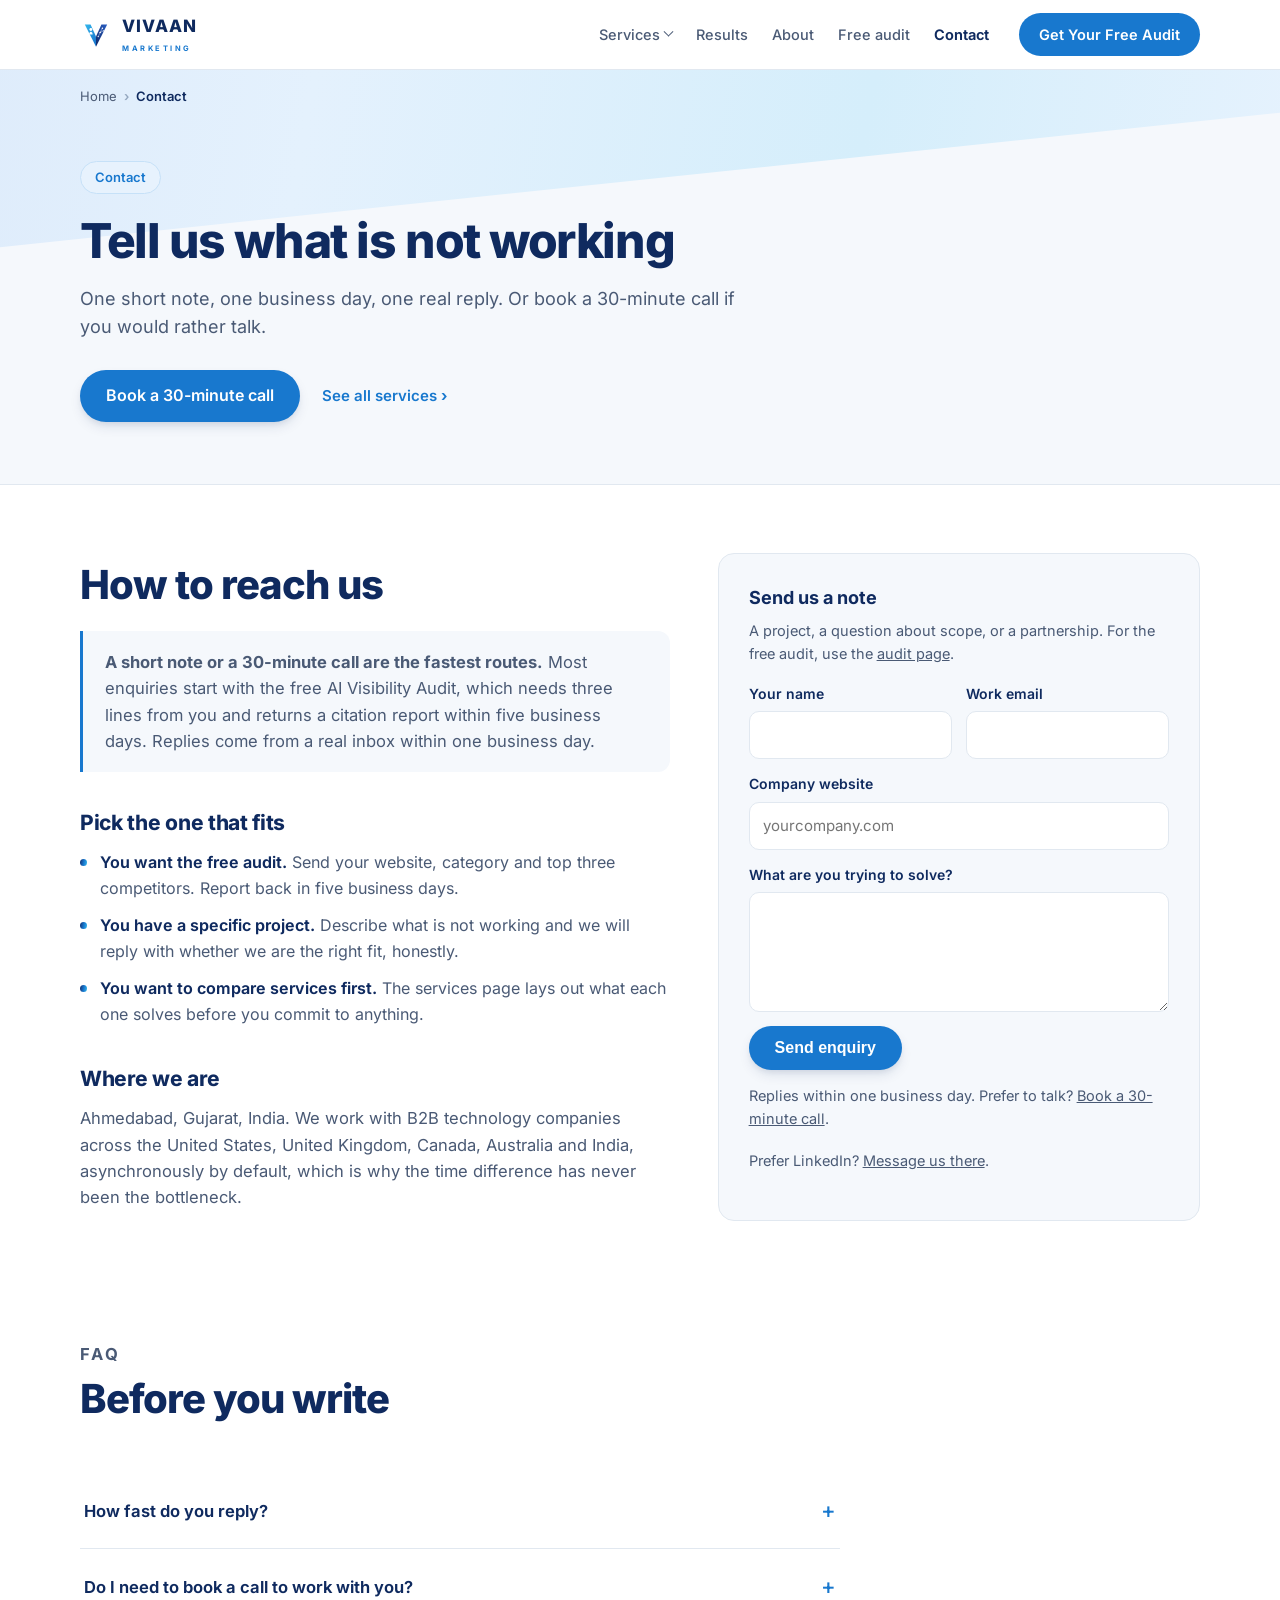
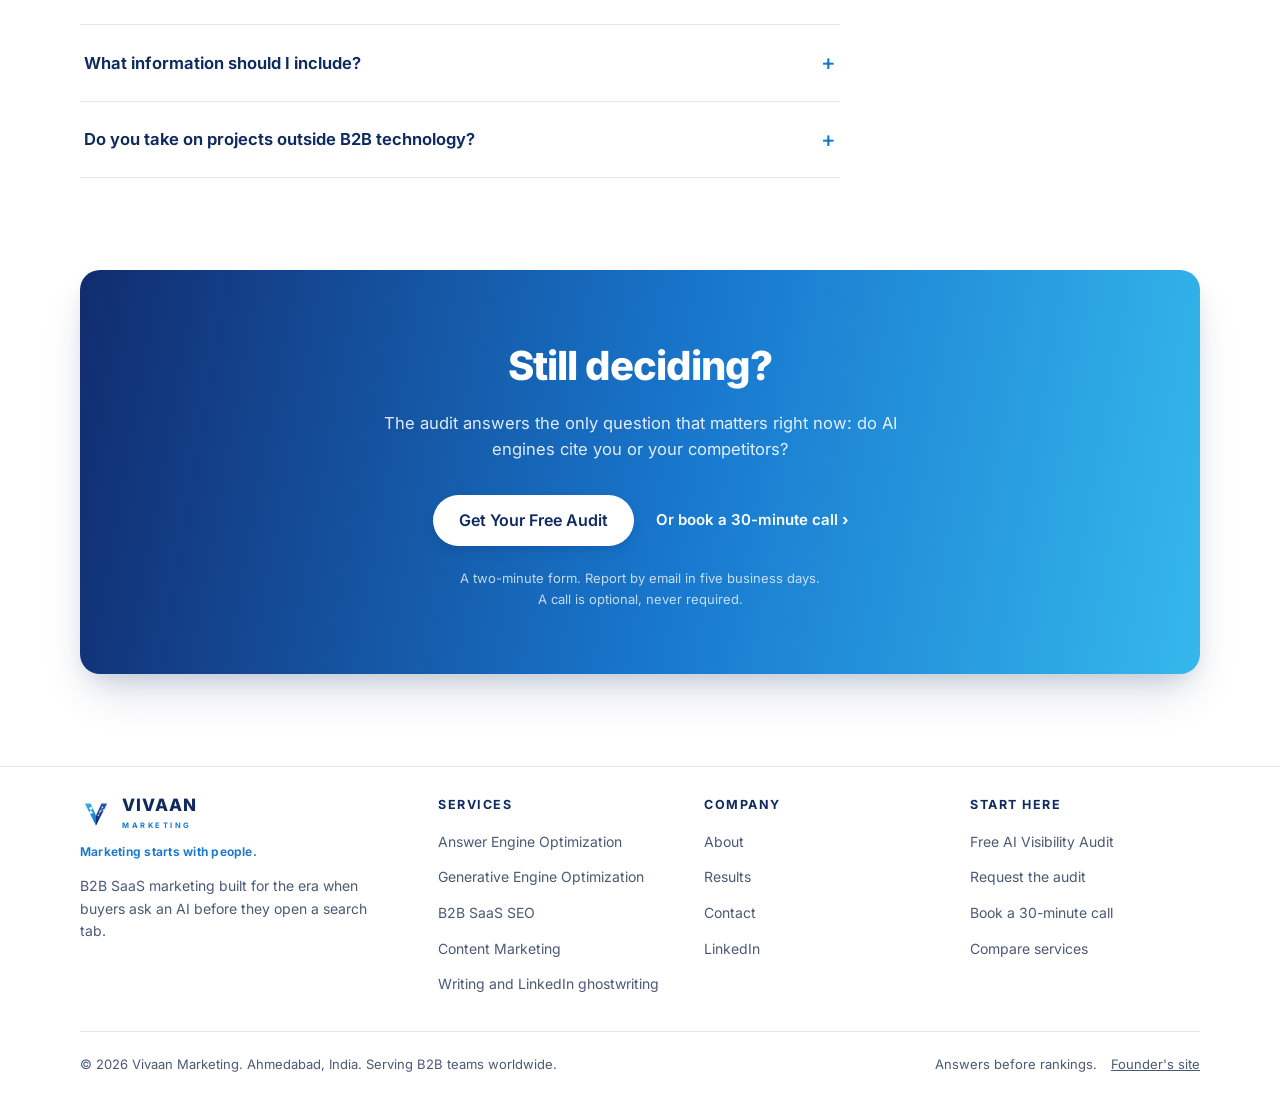
<file: contact/index.html>
<!doctype html>
<html lang="en">
<head>
<meta charset="utf-8">
<meta name="viewport" content="width=device-width, initial-scale=1">
<title>Contact Vivaan Marketing | B2B SaaS Marketing Agency</title>
<meta name="description" content="Contact Vivaan Marketing for B2B SaaS marketing, AI visibility, SEO and content. Reply within one business day, or book a 30-minute call.">
<link rel="canonical" href="https://vivaanmarketing.com/contact/">
<meta name="robots" content="index, follow, max-image-preview:large, max-snippet:-1, max-video-preview:-1">
<link rel="preload" href="/assets/fonts/inter-latin.woff2" as="font" type="font/woff2" crossorigin>
<link rel="stylesheet" href="/assets/site.css">
<link rel="icon" href="/assets/favicon.svg" type="image/svg+xml">
<meta name="theme-color" content="#1878CE">
<meta property="og:site_name" content="Vivaan Marketing">
<meta property="og:title" content="Contact Vivaan Marketing | B2B SaaS Marketing Agency">
<meta property="og:description" content="Contact Vivaan Marketing for B2B SaaS marketing, AI visibility, SEO and content. Reply within one business day, or book a 30-minute call.">
<meta property="og:type" content="website">
<meta property="og:url" content="https://vivaanmarketing.com/contact/">
<meta property="og:image" content="https://vivaanmarketing.com/assets/social-card.jpg">
<meta property="og:image:type" content="image/jpeg">
<meta property="og:image:width" content="1200">
<meta property="og:image:height" content="630">
<meta property="og:image:alt" content="Vivaan Marketing: your buyers ask AI first, make sure it names you">
<meta name="twitter:card" content="summary_large_image">
<meta name="twitter:title" content="Contact Vivaan Marketing | B2B SaaS Marketing Agency">
<meta name="twitter:description" content="Contact Vivaan Marketing for B2B SaaS marketing, AI visibility, SEO and content. Reply within one business day, or book a 30-minute call.">
<meta name="twitter:image" content="https://vivaanmarketing.com/assets/social-card.jpg">
<script type="application/ld+json">{"@context":"https://schema.org","@graph":[{"@type":["ProfessionalService","Organization"],"@id":"https://vivaanmarketing.com/#org","name":"Vivaan Marketing","alternateName":"Vivaan Martech","url":"https://vivaanmarketing.com/","logo":{"@type":"ImageObject","url":"https://vivaanmarketing.com/assets/logo.svg"},"image":"https://vivaanmarketing.com/assets/social-card.jpg","email":"devmurari.sachin87@gmail.com","description":"B2B SaaS marketing agency specialising in AI search visibility. We make brands the source that ChatGPT, Google AI Overviews, Perplexity, Gemini and Claude cite, and back it with SEO, content and LinkedIn programmes.","slogan":"Answers before rankings.","foundingDate":"2024","sameAs":["https://www.linkedin.com/in/vivaan-martech-868863165/","https://sachindevmurari.com"],"address":{"@type":"PostalAddress","addressLocality":"Ahmedabad","addressRegion":"Gujarat","addressCountry":"IN"},"areaServed":[{"@type":"Country","name":"United States"},{"@type":"Country","name":"United Kingdom"},{"@type":"Country","name":"Canada"},{"@type":"Country","name":"Australia"},{"@type":"Country","name":"India"}],"knowsAbout":["Answer Engine Optimization","Generative Engine Optimization","AI search visibility","B2B SaaS SEO","B2B content marketing","LinkedIn personal branding","Topical authority","Schema markup"],"numberOfEmployees":{"@type":"QuantitativeValue","value":6}},{"@type":"WebSite","@id":"https://vivaanmarketing.com/#website","url":"https://vivaanmarketing.com/","name":"Vivaan Marketing","publisher":{"@id":"https://vivaanmarketing.com/#org"},"inLanguage":"en"},{"@type":"WebPage","@id":"https://vivaanmarketing.com/contact/#page","url":"https://vivaanmarketing.com/contact/","name":"Contact Vivaan Marketing | B2B SaaS Marketing Agency","description":"Contact Vivaan Marketing for B2B SaaS marketing, AI visibility, SEO and content. Reply within one business day, or book a 30-minute call.","isPartOf":{"@id":"https://vivaanmarketing.com/#website"},"about":{"@id":"https://vivaanmarketing.com/#org"},"inLanguage":"en"},{"@type":"BreadcrumbList","itemListElement":[{"@type":"ListItem","position":1,"name":"Home","item":"https://vivaanmarketing.com/"},{"@type":"ListItem","position":2,"name":"Contact","item":"https://vivaanmarketing.com/contact/"}]},{"@type":"FAQPage","mainEntity":[{"@type":"Question","name":"How fast do you reply?","acceptedAnswer":{"@type":"Answer","text":"Within one business day, from a real inbox. There is no autoresponder sequence and no chatbot in front of it."}},{"@type":"Question","name":"Do I need to book a call to work with you?","acceptedAnswer":{"@type":"Answer","text":"No. Scoping, proposals and delivery all run over email by default. If you prefer a call, book a 30-minute slot from this page, but nothing in the process requires it."}},{"@type":"Question","name":"What information should I include?","acceptedAnswer":{"@type":"Answer","text":"For the audit, three lines: website, category as your buyers describe it, and top three competitors. For anything else, a sentence on what is not working is enough to start."}},{"@type":"Question","name":"Do you take on projects outside B2B technology?","acceptedAnswer":{"@type":"Answer","text":"Rarely. The value here is category depth in B2B SaaS and enterprise technology, and that advantage disappears outside it. If you are outside that space we will usually say so rather than take the work."}}]},{"@type":"ContactPage","@id":"https://vivaanmarketing.com/contact/#contactpage","name":"Contact Vivaan Marketing","about":{"@id":"https://vivaanmarketing.com/#org"}}]}</script>
</head>
<body>
<a class="skip" href="#main">Skip to content</a>
<header class="nav"><div class="nav-inner" id="navInner"><a class="brand" href="/" aria-label="Vivaan Marketing home"><svg viewBox="0 0 200 200" width="32" height="32" aria-hidden="true" focusable="false"><defs><linearGradient id="navGradL" x1="0" y1="0" x2="0.7" y2="1"><stop offset="0" stop-color="#35B8EC"/><stop offset="1" stop-color="#1878CE"/></linearGradient><linearGradient id="navGradR" x1="1" y1="0" x2="0.2" y2="1"><stop offset="0" stop-color="#2A5FC4"/><stop offset="1" stop-color="#112C6F"/></linearGradient></defs><path d="M30 34 L66 34 L100 110 L100 174 Z" fill="url(#navGradL)"/><path d="M170 34 L134 34 L100 110 L100 174 Z" fill="url(#navGradR)"/><circle cx="68" cy="66" r="9" fill="#fff"/><path d="M57 97c0-9.4 4.9-17 11-17s11 7.6 11 17z" fill="#fff"/><g stroke="#fff" stroke-width="2.6" fill="none" stroke-linecap="round"><path d="M140 58 126 84M126 84 114 110M126 84 146 74"/></g><g fill="#fff"><circle cx="140" cy="58" r="4.6"/><circle cx="126" cy="84" r="4.6"/><circle cx="146" cy="74" r="3.4"/><circle cx="114" cy="110" r="4"/></g></svg><span><span class="word">VIVAAN</span><span class="desc">MARKETING</span></span></a><button class="nav-toggle" type="button" aria-expanded="false" aria-controls="navLinks" aria-label="Open menu" id="navToggle"><svg viewBox="0 0 24 24" aria-hidden="true"><path d="M4 7h16M4 12h16M4 17h16"/></svg></button><nav class="nav-links" id="navLinks" aria-label="Primary"><details class="has-sub"><summary>Services</summary><div class="submenu"><a href="/services/">All services<span>The full engagement map</span></a><a href="/services/answer-engine-optimization/">Answer Engine Optimization<span>Get quoted in ChatGPT and Perplexity answers</span></a><a href="/services/generative-engine-optimization/">Generative Engine Optimization<span>Win citations in Google AI Overviews and Gemini</span></a><a href="/services/b2b-saas-seo/">B2B SaaS SEO<span>Topical authority that compounds into pipeline</span></a><a href="/services/content-marketing/">Content Marketing<span>Editorial calendars tied to revenue KPIs</span></a></div></details><a href="/results/">Results</a><a href="/about/">About</a><a href="/free-ai-visibility-audit/">Free audit</a><a href="/contact/" class="current">Contact</a></nav><a class="btn" href="/free-ai-visibility-audit/#request">Get Your Free Audit</a></div></header><main id="main">
<div class="page-hero"><div class="container"><div class="crumbs"><ol><li><a href="/">Home</a></li><li aria-current="page">Contact</li></ol></div></div><div class="container"><div class="page-hero-inner"><p class="kicker">Contact</p><h1>Tell us what is not working</h1><p class="sub">One short note, one business day, one real reply. Or book a 30-minute call if you would rather talk.</p><div class="cta-row"><a class="btn big" href="https://calendly.com/devmurari-sachin87/new-meeting">Book a 30-minute call</a><a class="link-arrow" href="/services/">See all services</a></div></div></div></div><section class="tight end-pad"><div class="container"><div class="contact-grid"><div class="prose"><h2>How to reach us</h2><p class="answer-first"><strong>A short note or a 30-minute call are the fastest routes.</strong> Most enquiries start with the free AI Visibility Audit, which needs three lines from you and returns a citation report within five business days. Replies come from a real inbox within one business day.</p><h3>Pick the one that fits</h3><ul><li><strong>You want the free audit.</strong> Send your website, category and top three competitors. Report back in five business days.</li><li><strong>You have a specific project.</strong> Describe what is not working and we will reply with whether we are the right fit, honestly.</li><li><strong>You want to compare services first.</strong> The services page lays out what each one solves before you commit to anything.</li></ul><h3>Where we are</h3><p>Ahmedabad, Gujarat, India. We work with B2B technology companies across the United States, United Kingdom, Canada, Australia and India, asynchronously by default, which is why the time difference has never been the bottleneck.</p></div><div><div class="contact-panel"><h3>Send us a note</h3><p>A project, a question about scope, or a partnership. For the free audit, use the <a href="/free-ai-visibility-audit/#request">audit page</a>.</p><form class="lead-form" id="leadForm" action="https://formspree.io/f/xqpqbvwy" method="POST"><input type="hidden" name="_subject" value="New enquiry (vivaanmarketing.com)"><input type="text" name="_gotcha" class="hp" tabindex="-1" autocomplete="off" aria-hidden="true"><div class="field-row"><label class="field"><span>Your name</span><input type="text" name="name" required autocomplete="name"></label><label class="field"><span>Work email</span><input type="email" name="email" required autocomplete="email"></label></div><label class="field"><span>Company website</span><input type="text" name="website" required placeholder="yourcompany.com"></label><label class="field"><span>What are you trying to solve?</span><textarea name="message" rows="4" required></textarea></label><button class="btn big" type="submit">Send enquiry</button><p class="field-note" id="leadStatus" role="status">Replies within one business day. Prefer to talk? <a href="https://calendly.com/devmurari-sachin87/new-meeting" rel="noopener">Book a 30-minute call</a>.</p></form><script>(function(){var f=document.getElementById("leadForm"),s=document.getElementById("leadStatus");f.addEventListener("submit",function(e){e.preventDefault();var b=f.querySelector("button");b.disabled=true;fetch(f.action,{method:"POST",body:new FormData(f),headers:{Accept:"application/json"}}).then(function(r){if(r.ok){location.href="/thanks/";return;}return r.json().then(function(d){var m=d&&d.errors?d.errors.map(function(x){return x.message;}).join(". "):"";throw m;});}).catch(function(m){b.disabled=false;s.innerHTML=(typeof m==="string"&&m?m+". Please fix that and try again, or email":"That did not go through. Please email")+" <a href=\"mailto:devmurari.sachin87@gmail.com\">devmurari.sachin87@gmail.com</a> or <a href=\"https://calendly.com/devmurari-sachin87/new-meeting\">book a call</a>.";});});})();</script><p class="field-note">Prefer LinkedIn? <a href="https://www.linkedin.com/in/vivaan-martech-868863165/" rel="me noopener">Message us there</a>.</p></div></div></div></div></section><section><div class="container"><div class="sec-head"><p class="overline">FAQ</p><h2>Before you write</h2></div><div class="faq"><details><summary>How fast do you reply?</summary><div class="ans">Within one business day, from a real inbox. There is no autoresponder sequence and no chatbot in front of it.</div></details><details><summary>Do I need to book a call to work with you?</summary><div class="ans">No. Scoping, proposals and delivery all run over email by default. If you prefer a call, book a 30-minute slot from this page, but nothing in the process requires it.</div></details><details><summary>What information should I include?</summary><div class="ans">For the audit, three lines: website, category as your buyers describe it, and top three competitors. For anything else, a sentence on what is not working is enough to start.</div></details><details><summary>Do you take on projects outside B2B technology?</summary><div class="ans">Rarely. The value here is category depth in B2B SaaS and enterprise technology, and that advantage disappears outside it. If you are outside that space we will usually say so rather than take the work.</div></details></div></div></section><div class="cta"><div class="container"><div class="cta-panel"><h2>Still deciding?</h2><p>The audit answers the only question that matters right now: do AI engines cite you or your competitors?</p><div class="cta-row"><a class="btn big on-grad" href="/free-ai-visibility-audit/#request">Get Your Free Audit</a><a class="link-arrow on-grad" href="https://calendly.com/devmurari-sachin87/new-meeting" rel="noopener">Or book a 30-minute call</a></div><p class="fine">A two-minute form. Report by email in five business days. A call is optional, never required.</p></div></div></div>
</main>
<footer><div class="container"><div class="foot-grid"><div><a class="brand" href="/" aria-label="Vivaan Marketing home"><svg viewBox="0 0 200 200" width="32" height="32" aria-hidden="true" focusable="false"><defs><linearGradient id="footGradL" x1="0" y1="0" x2="0.7" y2="1"><stop offset="0" stop-color="#35B8EC"/><stop offset="1" stop-color="#1878CE"/></linearGradient><linearGradient id="footGradR" x1="1" y1="0" x2="0.2" y2="1"><stop offset="0" stop-color="#2A5FC4"/><stop offset="1" stop-color="#112C6F"/></linearGradient></defs><path d="M30 34 L66 34 L100 110 L100 174 Z" fill="url(#footGradL)"/><path d="M170 34 L134 34 L100 110 L100 174 Z" fill="url(#footGradR)"/><circle cx="68" cy="66" r="9" fill="#fff"/><path d="M57 97c0-9.4 4.9-17 11-17s11 7.6 11 17z" fill="#fff"/><g stroke="#fff" stroke-width="2.6" fill="none" stroke-linecap="round"><path d="M140 58 126 84M126 84 114 110M126 84 146 74"/></g><g fill="#fff"><circle cx="140" cy="58" r="4.6"/><circle cx="126" cy="84" r="4.6"/><circle cx="146" cy="74" r="3.4"/><circle cx="114" cy="110" r="4"/></g></svg><span><span class="word">VIVAAN</span><span class="desc">MARKETING</span></span></a><p class="foot-tag">Marketing starts with people.</p><p class="foot-blurb">B2B SaaS marketing built for the era when buyers ask an AI before they open a search tab.</p></div><div><h4>Services</h4><ul><li><a href="/services/answer-engine-optimization/">Answer Engine Optimization</a></li><li><a href="/services/generative-engine-optimization/">Generative Engine Optimization</a></li><li><a href="/services/b2b-saas-seo/">B2B SaaS SEO</a></li><li><a href="/services/content-marketing/">Content Marketing</a></li><li><a href="https://sachindevmurari.com/services/content-writing.html" rel="noopener">Writing and LinkedIn ghostwriting</a></li></ul></div><div><h4>Company</h4><ul><li><a href="/about/">About</a></li><li><a href="/results/">Results</a></li><li><a href="/contact/">Contact</a></li><li><a href="https://www.linkedin.com/in/vivaan-martech-868863165/" rel="me noopener">LinkedIn</a></li></ul></div><div><h4>Start here</h4><ul><li><a href="/free-ai-visibility-audit/">Free AI Visibility Audit</a></li><li><a href="/free-ai-visibility-audit/#request">Request the audit</a></li><li><a href="https://calendly.com/devmurari-sachin87/new-meeting" rel="noopener">Book a 30-minute call</a></li><li><a href="/services/">Compare services</a></li></ul></div></div><div class="foot-bar"><div class="foot-inner"><span>&copy; 2026 Vivaan Marketing. Ahmedabad, India. Serving B2B teams worldwide.</span><span class="spacer"></span><span>Answers before rankings.</span><span><a href="https://sachindevmurari.com/" rel="noopener">Founder's site</a></span></div></div></div></footer>
<script>(function(){var t=document.getElementById("navToggle"),n=document.getElementById("navInner");t.addEventListener("click",function(){var o=n.classList.toggle("open");t.setAttribute("aria-expanded",o?"true":"false");t.setAttribute("aria-label",o?"Close menu":"Open menu");});})();</script>
</body>
</html>
</file>
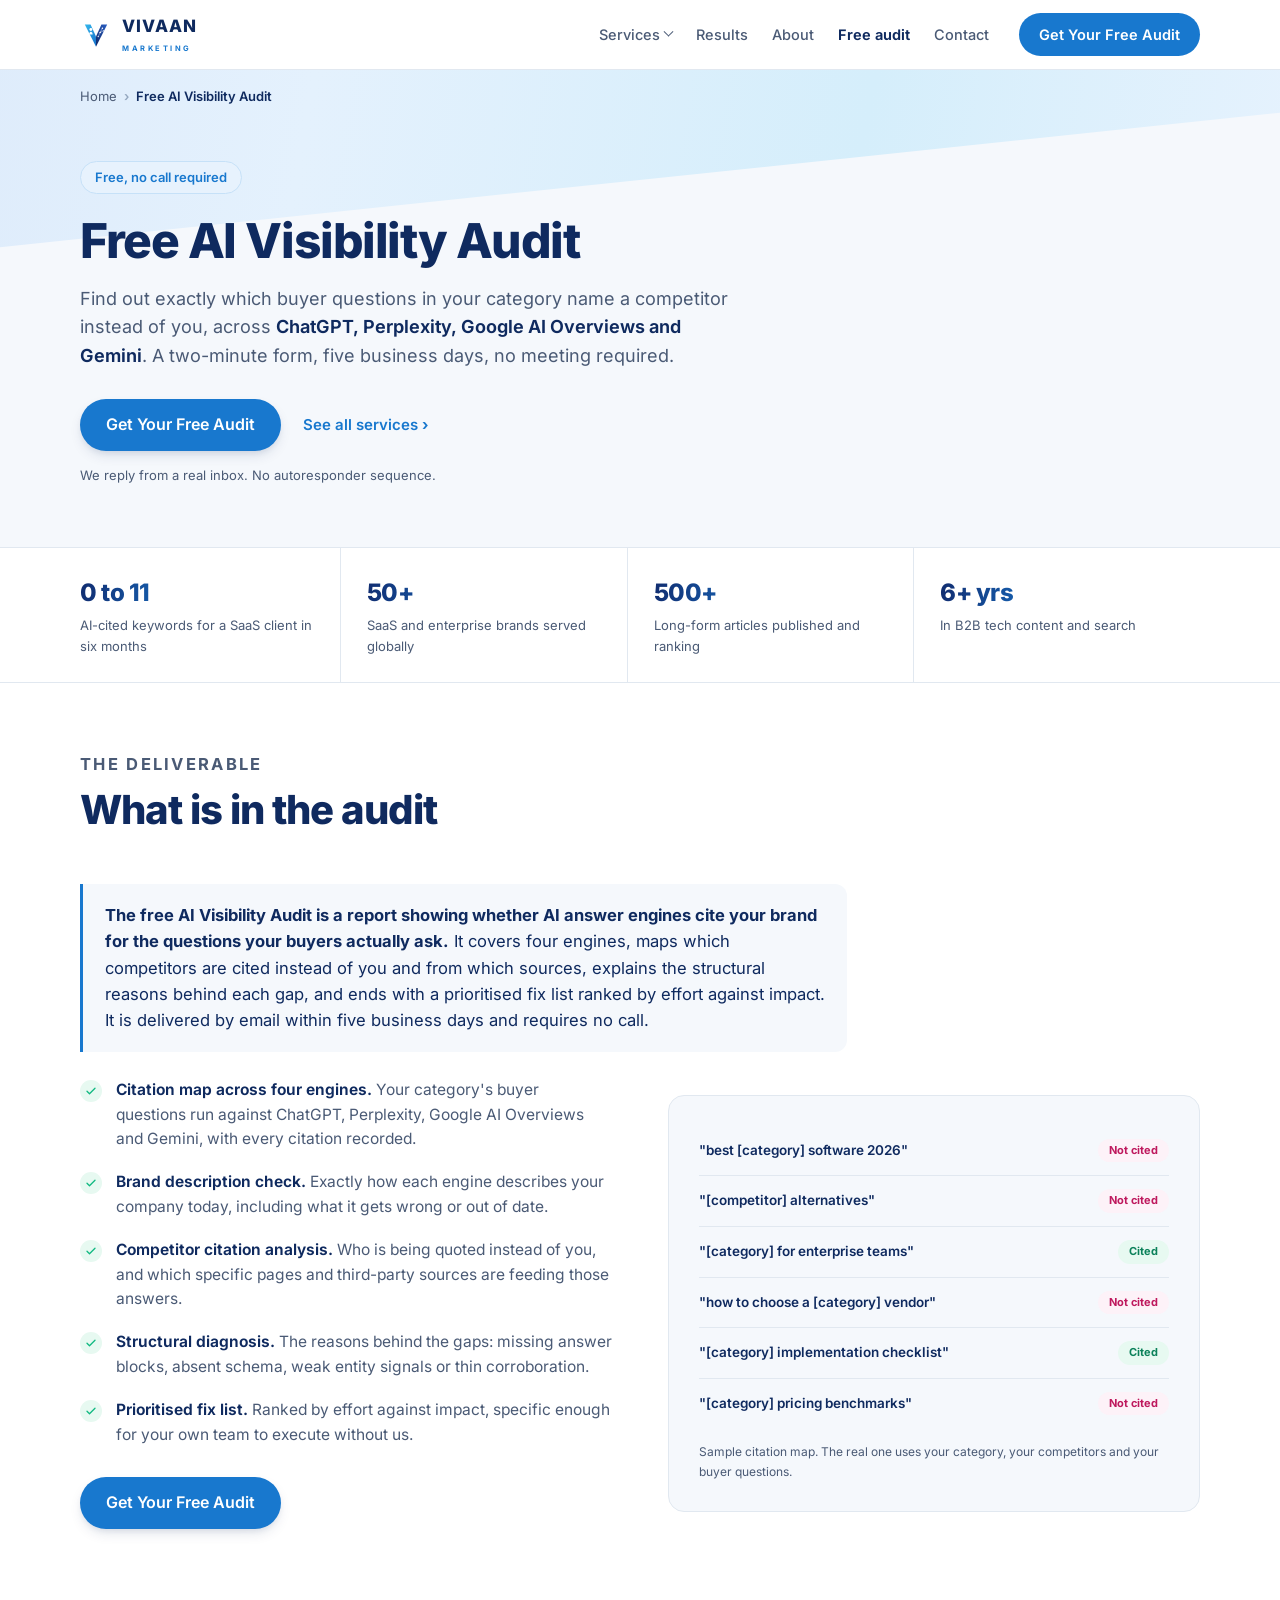
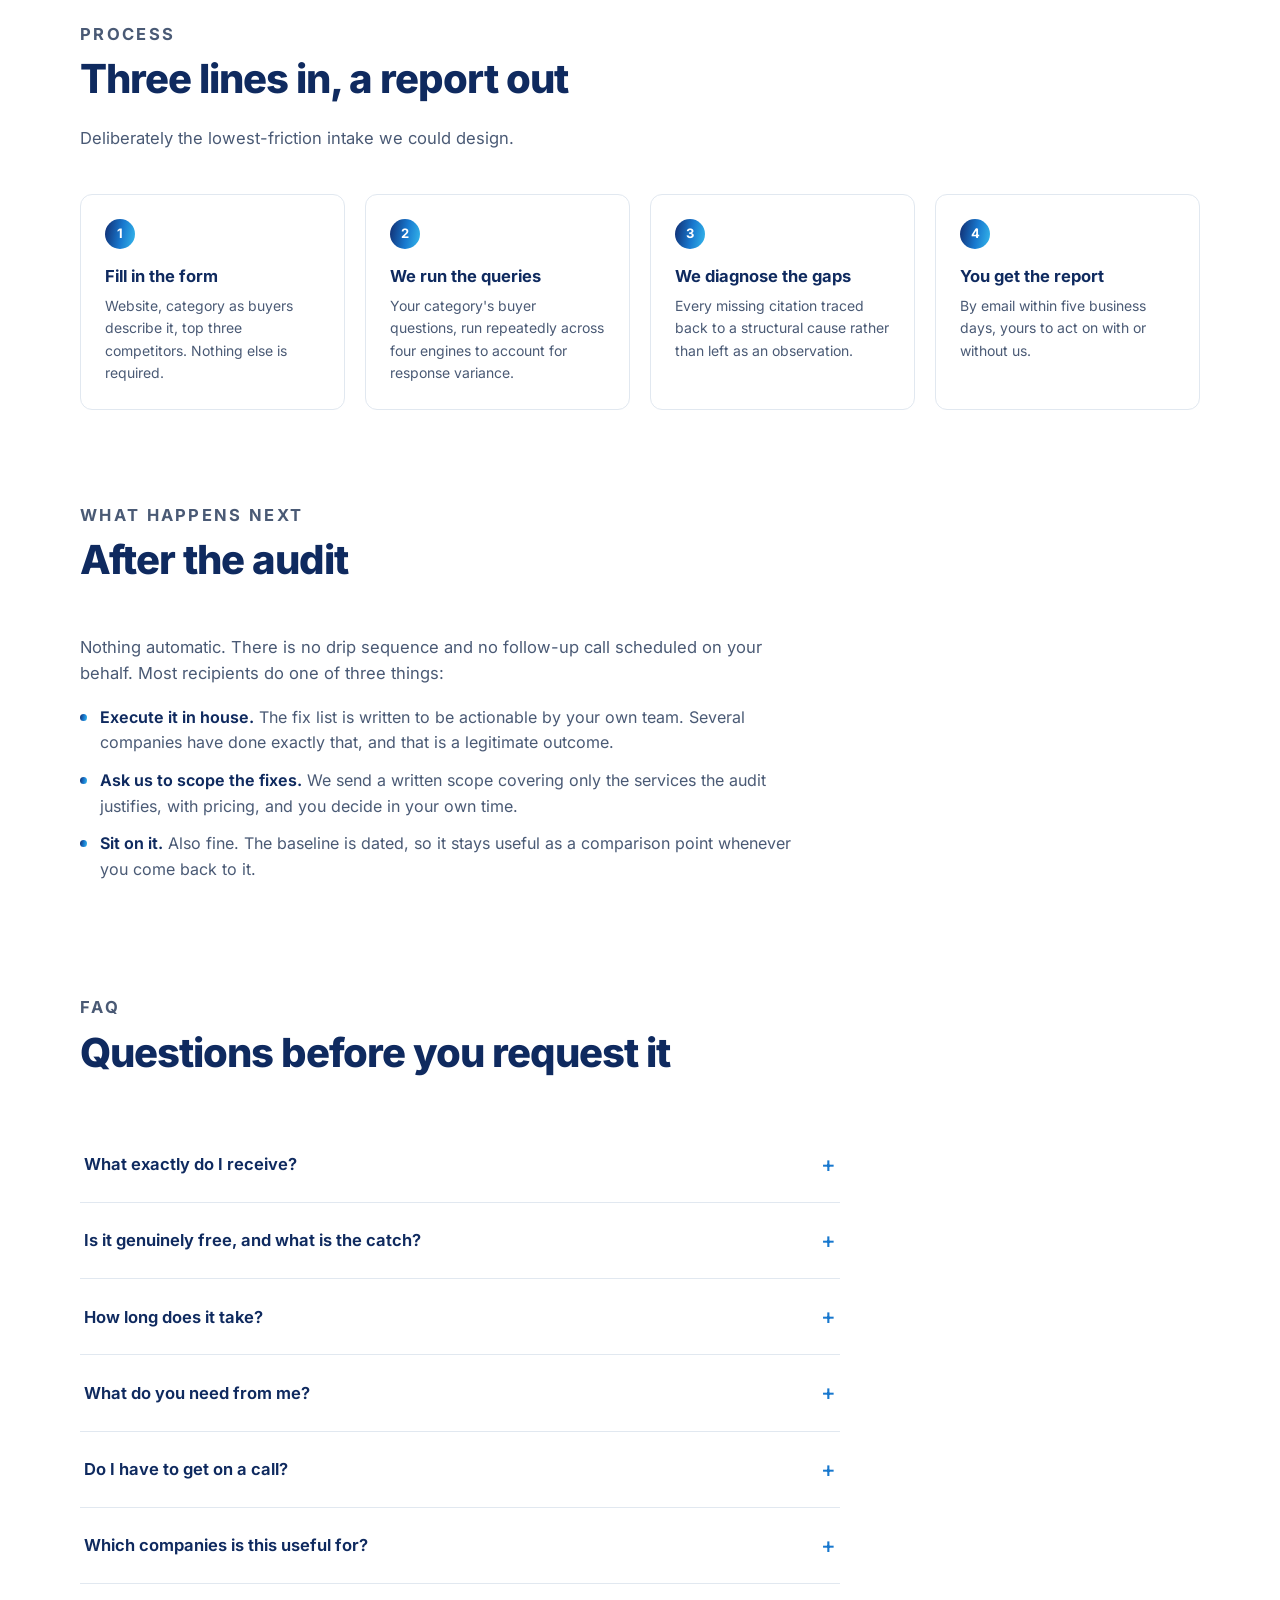
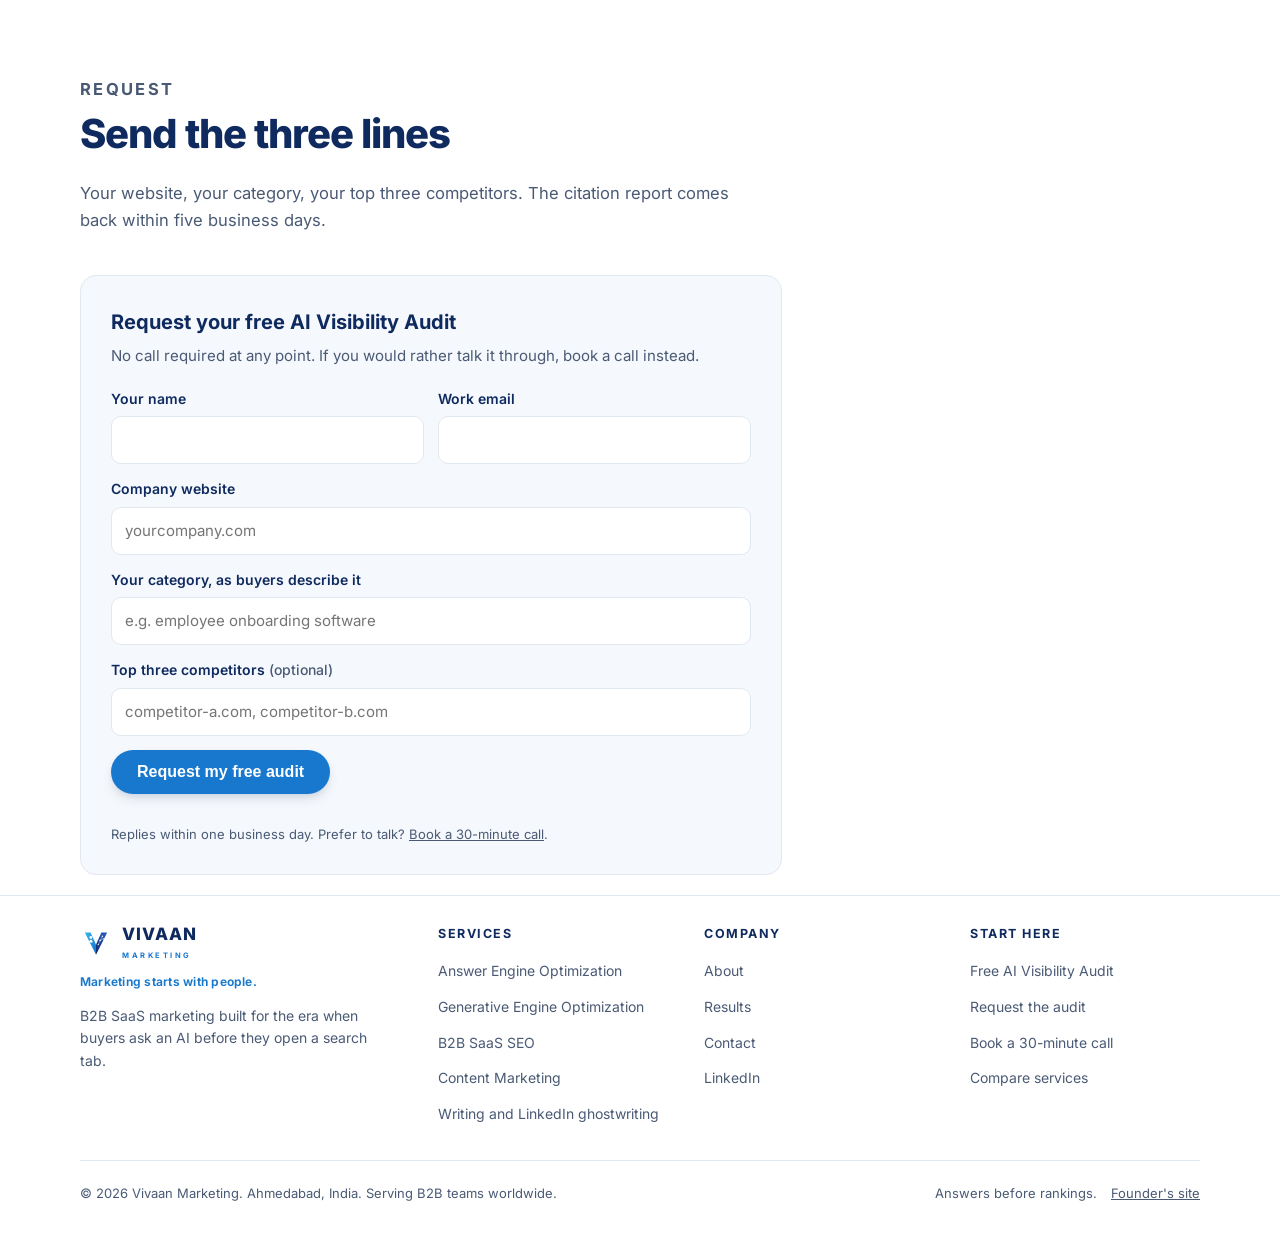
<file: free-ai-visibility-audit/index.html>
<!doctype html>
<html lang="en">
<head>
<meta charset="utf-8">
<meta name="viewport" content="width=device-width, initial-scale=1">
<title>Free AI Visibility Audit | See If ChatGPT Cites Your Brand</title>
<meta name="description" content="Free AI Visibility Audit for B2B SaaS. See which buyer questions cite competitors instead of you across ChatGPT, Perplexity and AI Overviews. No call.">
<link rel="canonical" href="https://vivaanmarketing.com/free-ai-visibility-audit/">
<meta name="robots" content="index, follow, max-image-preview:large, max-snippet:-1, max-video-preview:-1">
<link rel="preload" href="/assets/fonts/inter-latin.woff2" as="font" type="font/woff2" crossorigin>
<link rel="stylesheet" href="/assets/site.css">
<link rel="icon" href="/assets/favicon.svg" type="image/svg+xml">
<meta name="theme-color" content="#1878CE">
<meta property="og:site_name" content="Vivaan Marketing">
<meta property="og:title" content="Free AI Visibility Audit | See If ChatGPT Cites Your Brand">
<meta property="og:description" content="Free AI Visibility Audit for B2B SaaS. See which buyer questions cite competitors instead of you across ChatGPT, Perplexity and AI Overviews. No call.">
<meta property="og:type" content="website">
<meta property="og:url" content="https://vivaanmarketing.com/free-ai-visibility-audit/">
<meta property="og:image" content="https://vivaanmarketing.com/assets/social-card.jpg">
<meta property="og:image:type" content="image/jpeg">
<meta property="og:image:width" content="1200">
<meta property="og:image:height" content="630">
<meta property="og:image:alt" content="Vivaan Marketing: your buyers ask AI first, make sure it names you">
<meta name="twitter:card" content="summary_large_image">
<meta name="twitter:title" content="Free AI Visibility Audit | See If ChatGPT Cites Your Brand">
<meta name="twitter:description" content="Free AI Visibility Audit for B2B SaaS. See which buyer questions cite competitors instead of you across ChatGPT, Perplexity and AI Overviews. No call.">
<meta name="twitter:image" content="https://vivaanmarketing.com/assets/social-card.jpg">
<script type="application/ld+json">{"@context":"https://schema.org","@graph":[{"@type":["ProfessionalService","Organization"],"@id":"https://vivaanmarketing.com/#org","name":"Vivaan Marketing","alternateName":"Vivaan Martech","url":"https://vivaanmarketing.com/","logo":{"@type":"ImageObject","url":"https://vivaanmarketing.com/assets/logo.svg"},"image":"https://vivaanmarketing.com/assets/social-card.jpg","email":"devmurari.sachin87@gmail.com","description":"B2B SaaS marketing agency specialising in AI search visibility. We make brands the source that ChatGPT, Google AI Overviews, Perplexity, Gemini and Claude cite, and back it with SEO, content and LinkedIn programmes.","slogan":"Answers before rankings.","foundingDate":"2024","sameAs":["https://www.linkedin.com/in/vivaan-martech-868863165/","https://sachindevmurari.com"],"address":{"@type":"PostalAddress","addressLocality":"Ahmedabad","addressRegion":"Gujarat","addressCountry":"IN"},"areaServed":[{"@type":"Country","name":"United States"},{"@type":"Country","name":"United Kingdom"},{"@type":"Country","name":"Canada"},{"@type":"Country","name":"Australia"},{"@type":"Country","name":"India"}],"knowsAbout":["Answer Engine Optimization","Generative Engine Optimization","AI search visibility","B2B SaaS SEO","B2B content marketing","LinkedIn personal branding","Topical authority","Schema markup"],"numberOfEmployees":{"@type":"QuantitativeValue","value":6}},{"@type":"WebSite","@id":"https://vivaanmarketing.com/#website","url":"https://vivaanmarketing.com/","name":"Vivaan Marketing","publisher":{"@id":"https://vivaanmarketing.com/#org"},"inLanguage":"en"},{"@type":"WebPage","@id":"https://vivaanmarketing.com/free-ai-visibility-audit/#page","url":"https://vivaanmarketing.com/free-ai-visibility-audit/","name":"Free AI Visibility Audit | See If ChatGPT Cites Your Brand","description":"Free AI Visibility Audit for B2B SaaS. See which buyer questions cite competitors instead of you across ChatGPT, Perplexity and AI Overviews. No call.","isPartOf":{"@id":"https://vivaanmarketing.com/#website"},"about":{"@id":"https://vivaanmarketing.com/#org"},"inLanguage":"en"},{"@type":"BreadcrumbList","itemListElement":[{"@type":"ListItem","position":1,"name":"Home","item":"https://vivaanmarketing.com/"},{"@type":"ListItem","position":2,"name":"Free AI Visibility Audit","item":"https://vivaanmarketing.com/free-ai-visibility-audit/"}]},{"@type":"FAQPage","mainEntity":[{"@type":"Question","name":"What exactly do I receive?","acceptedAnswer":{"@type":"Answer","text":"A PDF covering five things: a citation map of your category's buyer questions across ChatGPT, Perplexity, Google AI Overviews and Gemini; how each engine currently describes your brand; which competitors are cited instead of you and where they are cited from; the structural reasons behind the gaps; and a prioritised list of fixes ranked by effort against impact."}},{"@type":"Question","name":"Is it genuinely free, and what is the catch?","acceptedAnswer":{"@type":"Answer","text":"Genuinely free, and the catch is ordinary: some recipients hire us afterwards. The audit is yours regardless, it names the fixes explicitly enough for your own team to execute, and there is no call requirement attached to receiving it."}},{"@type":"Question","name":"How long does it take?","acceptedAnswer":{"@type":"Answer","text":"Five business days from receiving your three lines of intake. We do not queue audits behind client work, but we also do not automate them, because a generated report would not tell you anything worth acting on."}},{"@type":"Question","name":"What do you need from me?","acceptedAnswer":{"@type":"Answer","text":"Three lines: your website, how buyers describe the category you sell into, and your top three competitors. That is the entire intake. No forms, no discovery call, no access to your analytics."}},{"@type":"Question","name":"Do I have to get on a call?","acceptedAnswer":{"@type":"Answer","text":"No. The audit arrives by email and stands on its own. If you want to discuss it afterwards we can, but nothing about the process requires a meeting."}},{"@type":"Question","name":"Which companies is this useful for?","acceptedAnswer":{"@type":"Answer","text":"B2B SaaS and enterprise technology companies with an existing website and a defined category. If you are pre-launch or pre-website there is nothing for the engines to cite yet, so the audit would be mostly theoretical."}}]},{"@type":"Service","@id":"https://vivaanmarketing.com/free-ai-visibility-audit/#service","name":"Free AI Visibility Audit","serviceType":"AI search visibility audit","provider":{"@id":"https://vivaanmarketing.com/#org"},"description":"A free audit reporting how often ChatGPT, Perplexity, Google AI Overviews and Gemini cite a brand for its category's buyer questions, including a competitor citation map and a prioritised gap list. Delivered by email within five business days.","offers":{"@type":"Offer","price":"0","priceCurrency":"USD","availability":"https://schema.org/InStock"},"url":"https://vivaanmarketing.com/free-ai-visibility-audit/"},{"@type":"HowTo","@id":"https://vivaanmarketing.com/free-ai-visibility-audit/#howto","name":"How to request the free AI Visibility Audit","totalTime":"PT5M","step":[{"@type":"HowToStep","position":1,"name":"Fill in the short form","text":"Send your website, your category as buyers describe it, and your top three competitors through the form on this page."},{"@type":"HowToStep","position":2,"name":"We run the queries","text":"We query your category's buyer questions across ChatGPT, Perplexity, Google AI Overviews and Gemini and record every citation."},{"@type":"HowToStep","position":3,"name":"Receive the report","text":"A citation map, competitor analysis and prioritised gap list arrives by email within five business days."}]}]}</script>
</head>
<body>
<a class="skip" href="#main">Skip to content</a>
<header class="nav"><div class="nav-inner" id="navInner"><a class="brand" href="/" aria-label="Vivaan Marketing home"><svg viewBox="0 0 200 200" width="32" height="32" aria-hidden="true" focusable="false"><defs><linearGradient id="navGradL" x1="0" y1="0" x2="0.7" y2="1"><stop offset="0" stop-color="#35B8EC"/><stop offset="1" stop-color="#1878CE"/></linearGradient><linearGradient id="navGradR" x1="1" y1="0" x2="0.2" y2="1"><stop offset="0" stop-color="#2A5FC4"/><stop offset="1" stop-color="#112C6F"/></linearGradient></defs><path d="M30 34 L66 34 L100 110 L100 174 Z" fill="url(#navGradL)"/><path d="M170 34 L134 34 L100 110 L100 174 Z" fill="url(#navGradR)"/><circle cx="68" cy="66" r="9" fill="#fff"/><path d="M57 97c0-9.4 4.9-17 11-17s11 7.6 11 17z" fill="#fff"/><g stroke="#fff" stroke-width="2.6" fill="none" stroke-linecap="round"><path d="M140 58 126 84M126 84 114 110M126 84 146 74"/></g><g fill="#fff"><circle cx="140" cy="58" r="4.6"/><circle cx="126" cy="84" r="4.6"/><circle cx="146" cy="74" r="3.4"/><circle cx="114" cy="110" r="4"/></g></svg><span><span class="word">VIVAAN</span><span class="desc">MARKETING</span></span></a><button class="nav-toggle" type="button" aria-expanded="false" aria-controls="navLinks" aria-label="Open menu" id="navToggle"><svg viewBox="0 0 24 24" aria-hidden="true"><path d="M4 7h16M4 12h16M4 17h16"/></svg></button><nav class="nav-links" id="navLinks" aria-label="Primary"><details class="has-sub"><summary>Services</summary><div class="submenu"><a href="/services/">All services<span>The full engagement map</span></a><a href="/services/answer-engine-optimization/">Answer Engine Optimization<span>Get quoted in ChatGPT and Perplexity answers</span></a><a href="/services/generative-engine-optimization/">Generative Engine Optimization<span>Win citations in Google AI Overviews and Gemini</span></a><a href="/services/b2b-saas-seo/">B2B SaaS SEO<span>Topical authority that compounds into pipeline</span></a><a href="/services/content-marketing/">Content Marketing<span>Editorial calendars tied to revenue KPIs</span></a></div></details><a href="/results/">Results</a><a href="/about/">About</a><a href="/free-ai-visibility-audit/" class="current">Free audit</a><a href="/contact/">Contact</a></nav><a class="btn" href="/free-ai-visibility-audit/#request">Get Your Free Audit</a></div></header><main id="main">
<div class="page-hero"><div class="container"><div class="crumbs"><ol><li><a href="/">Home</a></li><li aria-current="page">Free AI Visibility Audit</li></ol></div></div><div class="container"><div class="page-hero-inner"><p class="kicker">Free, no call required</p><h1>Free AI Visibility Audit</h1><p class="sub">Find out exactly which buyer questions in your category name a competitor instead of you, across <strong>ChatGPT, Perplexity, Google AI Overviews and Gemini</strong>. A two-minute form, five business days, no meeting required.</p><div class="cta-row"><a class="btn big" href="#request">Get Your Free Audit</a><a class="link-arrow" href="/services/">See all services</a></div><p class="cta-note">We reply from a real inbox. No autoresponder sequence.</p></div></div></div><div class="stats"><div class="container"><div class="stats-inner"><div class="stat"><div class="n">0 to 11</div><div class="d">AI-cited keywords for a SaaS client in six months</div></div><div class="stat"><div class="n">50+</div><div class="d">SaaS and enterprise brands served globally</div></div><div class="stat"><div class="n">500+</div><div class="d">Long-form articles published and ranking</div></div><div class="stat"><div class="n">6+ yrs</div><div class="d">In B2B tech content and search</div></div></div></div></div><section class="tight"><div class="container"><div class="sec-head wide"><p class="overline">The deliverable</p><h2>What is in the audit</h2></div><p class="answer-first"><strong>The free AI Visibility Audit is a report showing whether AI answer engines cite your brand for the questions your buyers actually ask.</strong> It covers four engines, maps which competitors are cited instead of you and from which sources, explains the structural reasons behind each gap, and ends with a prioritised fix list ranked by effort against impact. It is delivered by email within five business days and requires no call.</p><div class="audit-wrap"><div><ul class="audit-list"><li><span class="check"><svg viewBox="0 0 24 24"><path d="M4 12.5l5 5L20 6.5"/></svg></span><span><strong>Citation map across four engines.</strong> Your category's buyer questions run against ChatGPT, Perplexity, Google AI Overviews and Gemini, with every citation recorded.</span></li><li><span class="check"><svg viewBox="0 0 24 24"><path d="M4 12.5l5 5L20 6.5"/></svg></span><span><strong>Brand description check.</strong> Exactly how each engine describes your company today, including what it gets wrong or out of date.</span></li><li><span class="check"><svg viewBox="0 0 24 24"><path d="M4 12.5l5 5L20 6.5"/></svg></span><span><strong>Competitor citation analysis.</strong> Who is being quoted instead of you, and which specific pages and third-party sources are feeding those answers.</span></li><li><span class="check"><svg viewBox="0 0 24 24"><path d="M4 12.5l5 5L20 6.5"/></svg></span><span><strong>Structural diagnosis.</strong> The reasons behind the gaps: missing answer blocks, absent schema, weak entity signals or thin corroboration.</span></li><li><span class="check"><svg viewBox="0 0 24 24"><path d="M4 12.5l5 5L20 6.5"/></svg></span><span><strong>Prioritised fix list.</strong> Ranked by effort against impact, specific enough for your own team to execute without us.</span></li></ul><a class="btn big" href="#request">Get Your Free Audit</a></div><div class="audit-visual"><div class="gap-row"><span class="kq">"best [category] software 2026"</span><span class="pill gap">Not cited</span></div><div class="gap-row"><span class="kq">"[competitor] alternatives"</span><span class="pill gap">Not cited</span></div><div class="gap-row"><span class="kq">"[category] for enterprise teams"</span><span class="pill cited">Cited</span></div><div class="gap-row"><span class="kq">"how to choose a [category] vendor"</span><span class="pill gap">Not cited</span></div><div class="gap-row"><span class="kq">"[category] implementation checklist"</span><span class="pill cited">Cited</span></div><div class="gap-row"><span class="kq">"[category] pricing benchmarks"</span><span class="pill gap">Not cited</span></div><p class="cap">Sample citation map. The real one uses your category, your competitors and your buyer questions.</p></div></div></div></section><section><div class="container"><div class="sec-head"><p class="overline">Process</p><h2>Three lines in, a report out</h2><p>Deliberately the lowest-friction intake we could design.</p></div><div class="steps"><div class="step"><span class="num">1</span><h3>Fill in the form</h3><p>Website, category as buyers describe it, top three competitors. Nothing else is required.</p></div><div class="step"><span class="num">2</span><h3>We run the queries</h3><p>Your category's buyer questions, run repeatedly across four engines to account for response variance.</p></div><div class="step"><span class="num">3</span><h3>We diagnose the gaps</h3><p>Every missing citation traced back to a structural cause rather than left as an observation.</p></div><div class="step"><span class="num">4</span><h3>You get the report</h3><p>By email within five business days, yours to act on with or without us.</p></div></div></div></section><section><div class="container"><div class="sec-head wide"><p class="overline">What happens next</p><h2>After the audit</h2></div><div class="prose"><p>Nothing automatic. There is no drip sequence and no follow-up call scheduled on your behalf. Most recipients do one of three things:</p><ul><li><strong>Execute it in house.</strong> The fix list is written to be actionable by your own team. Several companies have done exactly that, and that is a legitimate outcome.</li><li><strong>Ask us to scope the fixes.</strong> We send a written scope covering only the services the audit justifies, with pricing, and you decide in your own time.</li><li><strong>Sit on it.</strong> Also fine. The baseline is dated, so it stays useful as a comparison point whenever you come back to it.</li></ul></div></div></section><section><div class="container"><div class="sec-head"><p class="overline">FAQ</p><h2>Questions before you request it</h2></div><div class="faq"><details><summary>What exactly do I receive?</summary><div class="ans">A PDF covering five things: a citation map of your category's buyer questions across ChatGPT, Perplexity, Google AI Overviews and Gemini; how each engine currently describes your brand; which competitors are cited instead of you and where they are cited from; the structural reasons behind the gaps; and a prioritised list of fixes ranked by effort against impact.</div></details><details><summary>Is it genuinely free, and what is the catch?</summary><div class="ans">Genuinely free, and the catch is ordinary: some recipients hire us afterwards. The audit is yours regardless, it names the fixes explicitly enough for your own team to execute, and there is no call requirement attached to receiving it.</div></details><details><summary>How long does it take?</summary><div class="ans">Five business days from receiving your three lines of intake. We do not queue audits behind client work, but we also do not automate them, because a generated report would not tell you anything worth acting on.</div></details><details><summary>What do you need from me?</summary><div class="ans">Three lines: your website, how buyers describe the category you sell into, and your top three competitors. That is the entire intake. No forms, no discovery call, no access to your analytics.</div></details><details><summary>Do I have to get on a call?</summary><div class="ans">No. The audit arrives by email and stands on its own. If you want to discuss it afterwards we can, but nothing about the process requires a meeting.</div></details><details><summary>Which companies is this useful for?</summary><div class="ans">B2B SaaS and enterprise technology companies with an existing website and a defined category. If you are pre-launch or pre-website there is nothing for the engines to cite yet, so the audit would be mostly theoretical.</div></details></div></div></section><section id="request" class="end-pad"><div class="container"><div class="sec-head"><p class="overline">Request</p><h2>Send the three lines</h2><p>Your website, your category, your top three competitors. The citation report comes back within five business days.</p></div><div class="form-card"><h3>Request your free AI Visibility Audit</h3><p>No call required at any point. If you would rather talk it through, book a call instead.</p><form class="lead-form" id="leadForm" action="https://formspree.io/f/xqpqbvwy" method="POST"><input type="hidden" name="_subject" value="New free audit request (vivaanmarketing.com)"><input type="text" name="_gotcha" class="hp" tabindex="-1" autocomplete="off" aria-hidden="true"><div class="field-row"><label class="field"><span>Your name</span><input type="text" name="name" required autocomplete="name"></label><label class="field"><span>Work email</span><input type="email" name="email" required autocomplete="email"></label></div><label class="field"><span>Company website</span><input type="text" name="website" required placeholder="yourcompany.com"></label><label class="field"><span>Your category, as buyers describe it</span><input type="text" name="category" required placeholder="e.g. employee onboarding software"></label><label class="field"><span>Top three competitors <em>(optional)</em></span><input type="text" name="competitors" placeholder="competitor-a.com, competitor-b.com"></label><button class="btn big" type="submit">Request my free audit</button><p class="field-note" id="leadStatus" role="status">Replies within one business day. Prefer to talk? <a href="https://calendly.com/devmurari-sachin87/new-meeting" rel="noopener">Book a 30-minute call</a>.</p></form><script>(function(){var f=document.getElementById("leadForm"),s=document.getElementById("leadStatus");f.addEventListener("submit",function(e){e.preventDefault();var b=f.querySelector("button");b.disabled=true;fetch(f.action,{method:"POST",body:new FormData(f),headers:{Accept:"application/json"}}).then(function(r){if(r.ok){location.href="/thanks/";return;}return r.json().then(function(d){var m=d&&d.errors?d.errors.map(function(x){return x.message;}).join(". "):"";throw m;});}).catch(function(m){b.disabled=false;s.innerHTML=(typeof m==="string"&&m?m+". Please fix that and try again, or email":"That did not go through. Please email")+" <a href=\"mailto:devmurari.sachin87@gmail.com\">devmurari.sachin87@gmail.com</a> or <a href=\"https://calendly.com/devmurari-sachin87/new-meeting\">book a call</a>.";});});})();</script></div></div></section>
</main>
<footer><div class="container"><div class="foot-grid"><div><a class="brand" href="/" aria-label="Vivaan Marketing home"><svg viewBox="0 0 200 200" width="32" height="32" aria-hidden="true" focusable="false"><defs><linearGradient id="footGradL" x1="0" y1="0" x2="0.7" y2="1"><stop offset="0" stop-color="#35B8EC"/><stop offset="1" stop-color="#1878CE"/></linearGradient><linearGradient id="footGradR" x1="1" y1="0" x2="0.2" y2="1"><stop offset="0" stop-color="#2A5FC4"/><stop offset="1" stop-color="#112C6F"/></linearGradient></defs><path d="M30 34 L66 34 L100 110 L100 174 Z" fill="url(#footGradL)"/><path d="M170 34 L134 34 L100 110 L100 174 Z" fill="url(#footGradR)"/><circle cx="68" cy="66" r="9" fill="#fff"/><path d="M57 97c0-9.4 4.9-17 11-17s11 7.6 11 17z" fill="#fff"/><g stroke="#fff" stroke-width="2.6" fill="none" stroke-linecap="round"><path d="M140 58 126 84M126 84 114 110M126 84 146 74"/></g><g fill="#fff"><circle cx="140" cy="58" r="4.6"/><circle cx="126" cy="84" r="4.6"/><circle cx="146" cy="74" r="3.4"/><circle cx="114" cy="110" r="4"/></g></svg><span><span class="word">VIVAAN</span><span class="desc">MARKETING</span></span></a><p class="foot-tag">Marketing starts with people.</p><p class="foot-blurb">B2B SaaS marketing built for the era when buyers ask an AI before they open a search tab.</p></div><div><h4>Services</h4><ul><li><a href="/services/answer-engine-optimization/">Answer Engine Optimization</a></li><li><a href="/services/generative-engine-optimization/">Generative Engine Optimization</a></li><li><a href="/services/b2b-saas-seo/">B2B SaaS SEO</a></li><li><a href="/services/content-marketing/">Content Marketing</a></li><li><a href="https://sachindevmurari.com/services/content-writing.html" rel="noopener">Writing and LinkedIn ghostwriting</a></li></ul></div><div><h4>Company</h4><ul><li><a href="/about/">About</a></li><li><a href="/results/">Results</a></li><li><a href="/contact/">Contact</a></li><li><a href="https://www.linkedin.com/in/vivaan-martech-868863165/" rel="me noopener">LinkedIn</a></li></ul></div><div><h4>Start here</h4><ul><li><a href="/free-ai-visibility-audit/">Free AI Visibility Audit</a></li><li><a href="/free-ai-visibility-audit/#request">Request the audit</a></li><li><a href="https://calendly.com/devmurari-sachin87/new-meeting" rel="noopener">Book a 30-minute call</a></li><li><a href="/services/">Compare services</a></li></ul></div></div><div class="foot-bar"><div class="foot-inner"><span>&copy; 2026 Vivaan Marketing. Ahmedabad, India. Serving B2B teams worldwide.</span><span class="spacer"></span><span>Answers before rankings.</span><span><a href="https://sachindevmurari.com/" rel="noopener">Founder's site</a></span></div></div></div></footer>
<script>(function(){var t=document.getElementById("navToggle"),n=document.getElementById("navInner");t.addEventListener("click",function(){var o=n.classList.toggle("open");t.setAttribute("aria-expanded",o?"true":"false");t.setAttribute("aria-label",o?"Close menu":"Open menu");});})();</script>
</body>
</html>
</file>
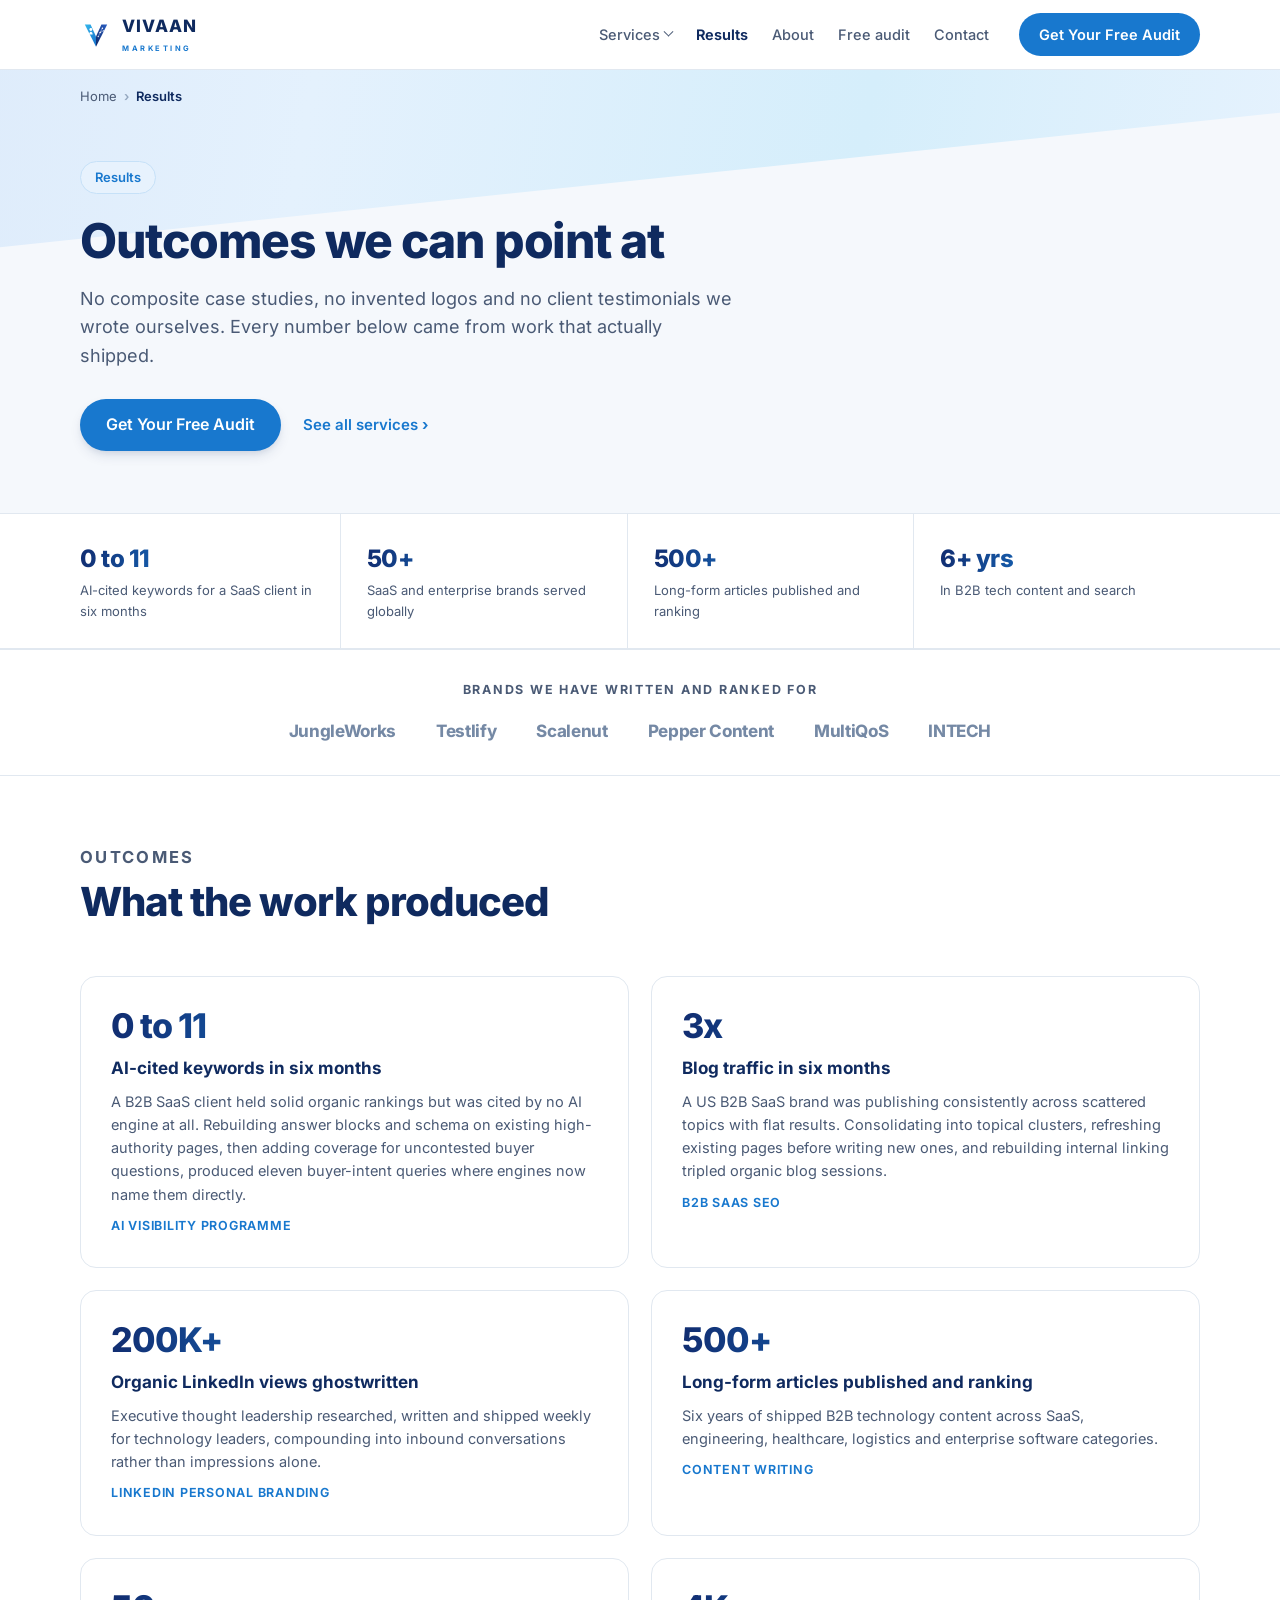
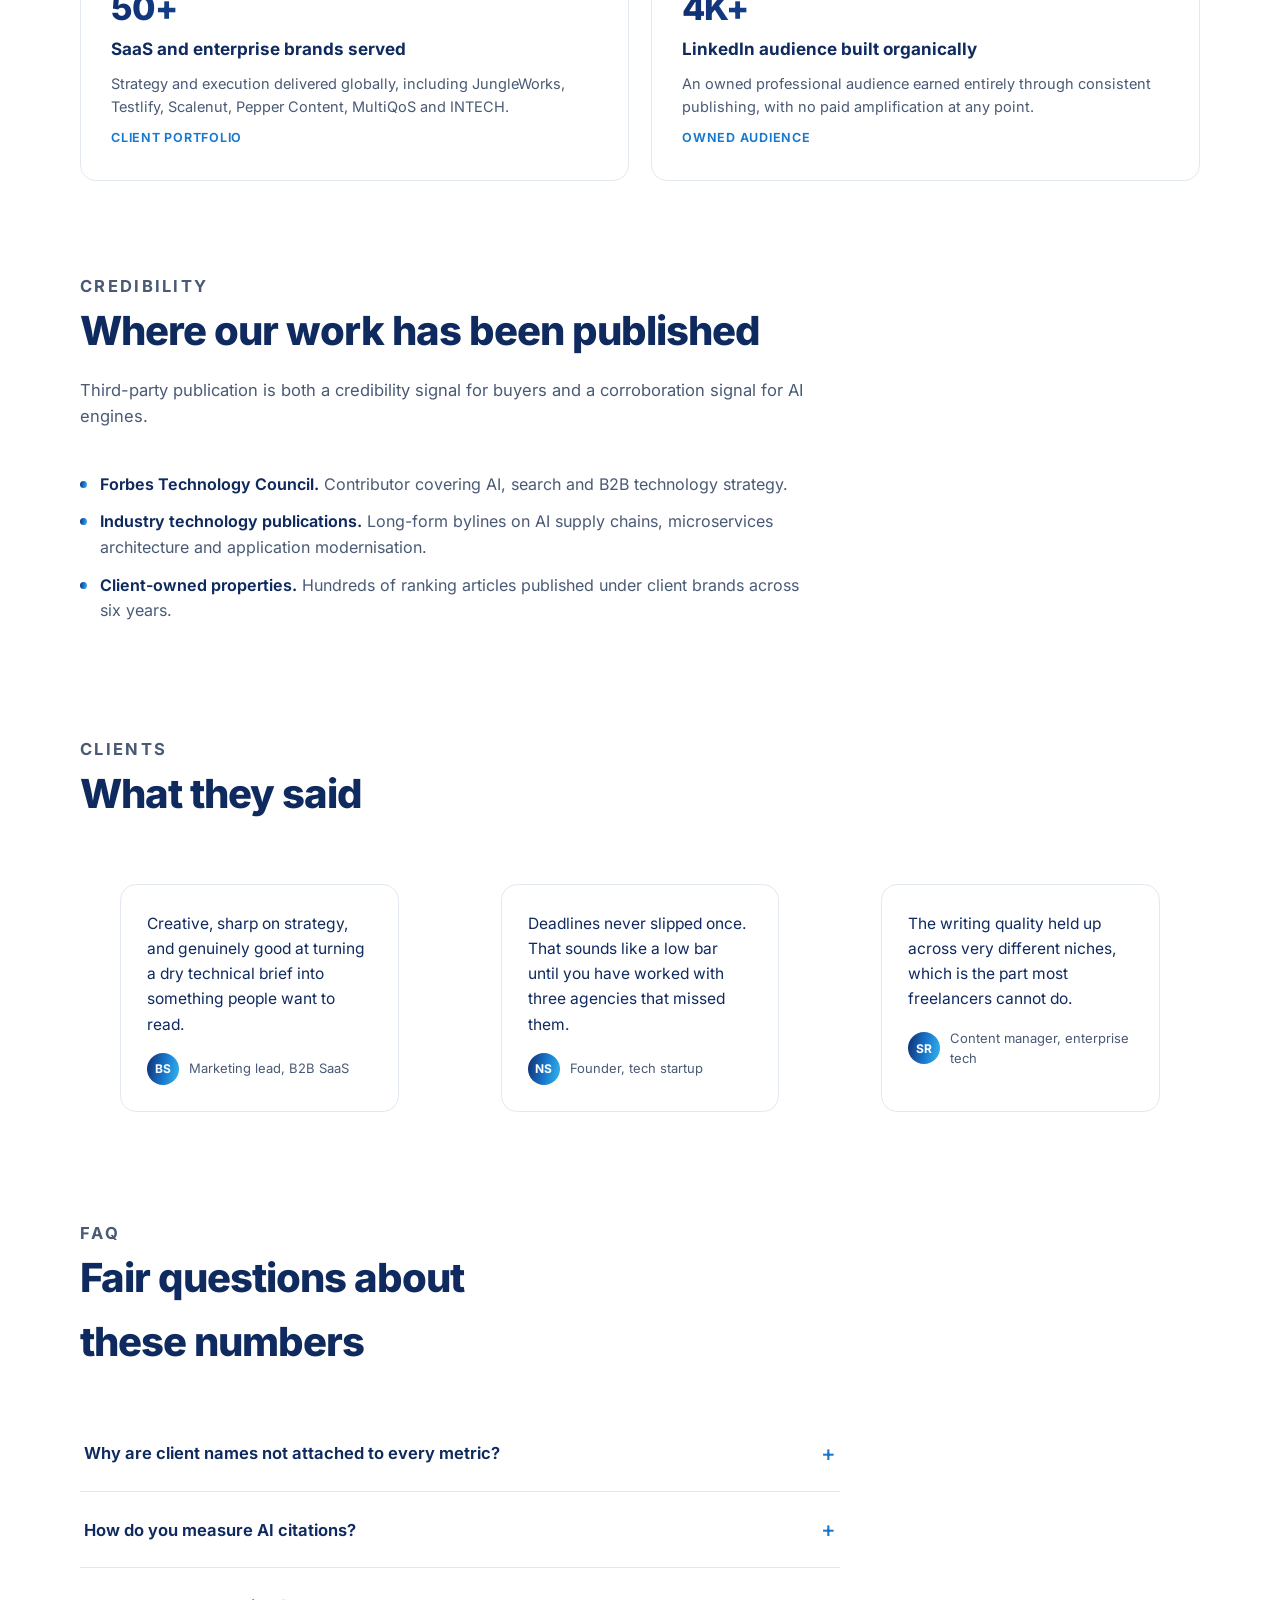
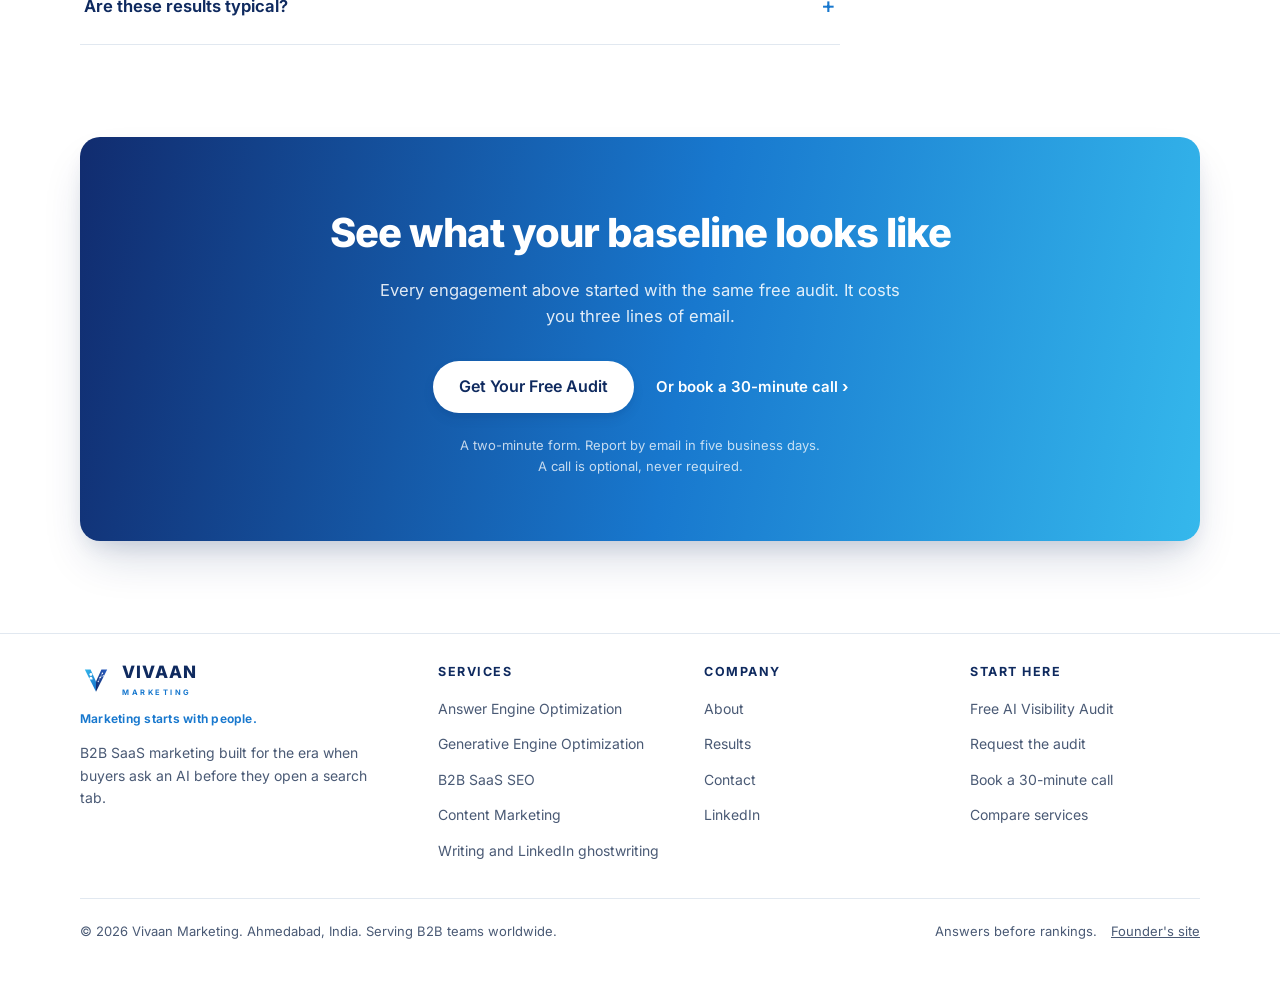
<file: results/index.html>
<!doctype html>
<html lang="en">
<head>
<meta charset="utf-8">
<meta name="viewport" content="width=device-width, initial-scale=1">
<title>Results | B2B SaaS SEO, Content and AI Visibility Outcomes</title>
<meta name="description" content="Real outcomes from B2B SaaS SEO, content and AI visibility work: 0 to 11 AI-cited keywords in six months, 3x blog traffic, 200K+ LinkedIn views.">
<link rel="canonical" href="https://vivaanmarketing.com/results/">
<meta name="robots" content="index, follow, max-image-preview:large, max-snippet:-1, max-video-preview:-1">
<link rel="preload" href="/assets/fonts/inter-latin.woff2" as="font" type="font/woff2" crossorigin>
<link rel="stylesheet" href="/assets/site.css">
<link rel="icon" href="/assets/favicon.svg" type="image/svg+xml">
<meta name="theme-color" content="#1878CE">
<meta property="og:site_name" content="Vivaan Marketing">
<meta property="og:title" content="Results | B2B SaaS SEO, Content and AI Visibility Outcomes">
<meta property="og:description" content="Real outcomes from B2B SaaS SEO, content and AI visibility work: 0 to 11 AI-cited keywords in six months, 3x blog traffic, 200K+ LinkedIn views.">
<meta property="og:type" content="website">
<meta property="og:url" content="https://vivaanmarketing.com/results/">
<meta property="og:image" content="https://vivaanmarketing.com/assets/social-card.jpg">
<meta property="og:image:type" content="image/jpeg">
<meta property="og:image:width" content="1200">
<meta property="og:image:height" content="630">
<meta property="og:image:alt" content="Vivaan Marketing: your buyers ask AI first, make sure it names you">
<meta name="twitter:card" content="summary_large_image">
<meta name="twitter:title" content="Results | B2B SaaS SEO, Content and AI Visibility Outcomes">
<meta name="twitter:description" content="Real outcomes from B2B SaaS SEO, content and AI visibility work: 0 to 11 AI-cited keywords in six months, 3x blog traffic, 200K+ LinkedIn views.">
<meta name="twitter:image" content="https://vivaanmarketing.com/assets/social-card.jpg">
<script type="application/ld+json">{"@context":"https://schema.org","@graph":[{"@type":["ProfessionalService","Organization"],"@id":"https://vivaanmarketing.com/#org","name":"Vivaan Marketing","alternateName":"Vivaan Martech","url":"https://vivaanmarketing.com/","logo":{"@type":"ImageObject","url":"https://vivaanmarketing.com/assets/logo.svg"},"image":"https://vivaanmarketing.com/assets/social-card.jpg","email":"devmurari.sachin87@gmail.com","description":"B2B SaaS marketing agency specialising in AI search visibility. We make brands the source that ChatGPT, Google AI Overviews, Perplexity, Gemini and Claude cite, and back it with SEO, content and LinkedIn programmes.","slogan":"Answers before rankings.","foundingDate":"2024","sameAs":["https://www.linkedin.com/in/vivaan-martech-868863165/","https://sachindevmurari.com"],"address":{"@type":"PostalAddress","addressLocality":"Ahmedabad","addressRegion":"Gujarat","addressCountry":"IN"},"areaServed":[{"@type":"Country","name":"United States"},{"@type":"Country","name":"United Kingdom"},{"@type":"Country","name":"Canada"},{"@type":"Country","name":"Australia"},{"@type":"Country","name":"India"}],"knowsAbout":["Answer Engine Optimization","Generative Engine Optimization","AI search visibility","B2B SaaS SEO","B2B content marketing","LinkedIn personal branding","Topical authority","Schema markup"],"numberOfEmployees":{"@type":"QuantitativeValue","value":6}},{"@type":"WebSite","@id":"https://vivaanmarketing.com/#website","url":"https://vivaanmarketing.com/","name":"Vivaan Marketing","publisher":{"@id":"https://vivaanmarketing.com/#org"},"inLanguage":"en"},{"@type":"WebPage","@id":"https://vivaanmarketing.com/results/#page","url":"https://vivaanmarketing.com/results/","name":"Results | B2B SaaS SEO, Content and AI Visibility Outcomes","description":"Real outcomes from B2B SaaS SEO, content and AI visibility work: 0 to 11 AI-cited keywords in six months, 3x blog traffic, 200K+ LinkedIn views.","isPartOf":{"@id":"https://vivaanmarketing.com/#website"},"about":{"@id":"https://vivaanmarketing.com/#org"},"inLanguage":"en"},{"@type":"BreadcrumbList","itemListElement":[{"@type":"ListItem","position":1,"name":"Home","item":"https://vivaanmarketing.com/"},{"@type":"ListItem","position":2,"name":"Results","item":"https://vivaanmarketing.com/results/"}]},{"@type":"FAQPage","mainEntity":[{"@type":"Question","name":"Why are client names not attached to every metric?","acceptedAnswer":{"@type":"Answer","text":"Some engagements are covered by confidentiality terms, and several were delivered as a white-label or contracted content partner rather than under this brand. We would rather publish an unattributed real number than an attributed invented one. Named references are available on request during scoping."}},{"@type":"Question","name":"How do you measure AI citations?","acceptedAnswer":{"@type":"Answer","text":"A fixed set of category buyer questions is run across ChatGPT, Perplexity, Google AI Overviews and Gemini on a monthly cadence, recording whether the brand is cited, how it is described, and which competitors appear. Because engine responses vary between runs, each question is sampled multiple times rather than treated as a single reading."}},{"@type":"Question","name":"Are these results typical?","acceptedAnswer":{"@type":"Answer","text":"They are real, and they are not guaranteed. Outcomes depend on category competitiveness, existing domain authority, publishing capacity and how much of the recommended scope actually gets implemented. A team that implements a quarter of the fix list gets roughly a quarter of the result."}}]}]}</script>
</head>
<body>
<a class="skip" href="#main">Skip to content</a>
<header class="nav"><div class="nav-inner" id="navInner"><a class="brand" href="/" aria-label="Vivaan Marketing home"><svg viewBox="0 0 200 200" width="32" height="32" aria-hidden="true" focusable="false"><defs><linearGradient id="navGradL" x1="0" y1="0" x2="0.7" y2="1"><stop offset="0" stop-color="#35B8EC"/><stop offset="1" stop-color="#1878CE"/></linearGradient><linearGradient id="navGradR" x1="1" y1="0" x2="0.2" y2="1"><stop offset="0" stop-color="#2A5FC4"/><stop offset="1" stop-color="#112C6F"/></linearGradient></defs><path d="M30 34 L66 34 L100 110 L100 174 Z" fill="url(#navGradL)"/><path d="M170 34 L134 34 L100 110 L100 174 Z" fill="url(#navGradR)"/><circle cx="68" cy="66" r="9" fill="#fff"/><path d="M57 97c0-9.4 4.9-17 11-17s11 7.6 11 17z" fill="#fff"/><g stroke="#fff" stroke-width="2.6" fill="none" stroke-linecap="round"><path d="M140 58 126 84M126 84 114 110M126 84 146 74"/></g><g fill="#fff"><circle cx="140" cy="58" r="4.6"/><circle cx="126" cy="84" r="4.6"/><circle cx="146" cy="74" r="3.4"/><circle cx="114" cy="110" r="4"/></g></svg><span><span class="word">VIVAAN</span><span class="desc">MARKETING</span></span></a><button class="nav-toggle" type="button" aria-expanded="false" aria-controls="navLinks" aria-label="Open menu" id="navToggle"><svg viewBox="0 0 24 24" aria-hidden="true"><path d="M4 7h16M4 12h16M4 17h16"/></svg></button><nav class="nav-links" id="navLinks" aria-label="Primary"><details class="has-sub"><summary>Services</summary><div class="submenu"><a href="/services/">All services<span>The full engagement map</span></a><a href="/services/answer-engine-optimization/">Answer Engine Optimization<span>Get quoted in ChatGPT and Perplexity answers</span></a><a href="/services/generative-engine-optimization/">Generative Engine Optimization<span>Win citations in Google AI Overviews and Gemini</span></a><a href="/services/b2b-saas-seo/">B2B SaaS SEO<span>Topical authority that compounds into pipeline</span></a><a href="/services/content-marketing/">Content Marketing<span>Editorial calendars tied to revenue KPIs</span></a></div></details><a href="/results/" class="current">Results</a><a href="/about/">About</a><a href="/free-ai-visibility-audit/">Free audit</a><a href="/contact/">Contact</a></nav><a class="btn" href="/free-ai-visibility-audit/#request">Get Your Free Audit</a></div></header><main id="main">
<div class="page-hero"><div class="container"><div class="crumbs"><ol><li><a href="/">Home</a></li><li aria-current="page">Results</li></ol></div></div><div class="container"><div class="page-hero-inner"><p class="kicker">Results</p><h1>Outcomes we can point at</h1><p class="sub">No composite case studies, no invented logos and no client testimonials we wrote ourselves. Every number below came from work that actually shipped.</p><div class="cta-row"><a class="btn big" href="/free-ai-visibility-audit/#request">Get Your Free Audit</a><a class="link-arrow" href="/services/">See all services</a></div></div></div></div><div class="stats"><div class="container"><div class="stats-inner"><div class="stat"><div class="n">0 to 11</div><div class="d">AI-cited keywords for a SaaS client in six months</div></div><div class="stat"><div class="n">50+</div><div class="d">SaaS and enterprise brands served globally</div></div><div class="stat"><div class="n">500+</div><div class="d">Long-form articles published and ranking</div></div><div class="stat"><div class="n">6+ yrs</div><div class="d">In B2B tech content and search</div></div></div></div></div><div class="wall"><div class="container"><p class="lab">Brands we have written and ranked for</p><div class="wall-row"><span>JungleWorks</span><span>Testlify</span><span>Scalenut</span><span>Pepper Content</span><span>MultiQoS</span><span>INTECH</span></div></div></div><section class="tight"><div class="container"><div class="sec-head wide"><p class="overline">Outcomes</p><h2>What the work produced</h2></div><div class="results"><div class="result"><div class="metric">0 to 11</div><h3>AI-cited keywords in six months</h3><p>A B2B SaaS client held solid organic rankings but was cited by no AI engine at all. Rebuilding answer blocks and schema on existing high-authority pages, then adding coverage for uncontested buyer questions, produced eleven buyer-intent queries where engines now name them directly.</p><span class="who">AI visibility programme</span></div><div class="result"><div class="metric">3x</div><h3>Blog traffic in six months</h3><p>A US B2B SaaS brand was publishing consistently across scattered topics with flat results. Consolidating into topical clusters, refreshing existing pages before writing new ones, and rebuilding internal linking tripled organic blog sessions.</p><span class="who">B2B SaaS SEO</span></div><div class="result"><div class="metric">200K+</div><h3>Organic LinkedIn views ghostwritten</h3><p>Executive thought leadership researched, written and shipped weekly for technology leaders, compounding into inbound conversations rather than impressions alone.</p><span class="who">LinkedIn personal branding</span></div><div class="result"><div class="metric">500+</div><h3>Long-form articles published and ranking</h3><p>Six years of shipped B2B technology content across SaaS, engineering, healthcare, logistics and enterprise software categories.</p><span class="who">Content writing</span></div><div class="result"><div class="metric">50+</div><h3>SaaS and enterprise brands served</h3><p>Strategy and execution delivered globally, including JungleWorks, Testlify, Scalenut, Pepper Content, MultiQoS and INTECH.</p><span class="who">Client portfolio</span></div><div class="result"><div class="metric">4K+</div><h3>LinkedIn audience built organically</h3><p>An owned professional audience earned entirely through consistent publishing, with no paid amplification at any point.</p><span class="who">Owned audience</span></div></div></div></section><section><div class="container"><div class="sec-head wide"><p class="overline">Credibility</p><h2>Where our work has been published</h2><p>Third-party publication is both a credibility signal for buyers and a corroboration signal for AI engines.</p></div><div class="prose"><ul><li><strong>Forbes Technology Council.</strong> Contributor covering AI, search and B2B technology strategy.</li><li><strong>Industry technology publications.</strong> Long-form bylines on AI supply chains, microservices architecture and application modernisation.</li><li><strong>Client-owned properties.</strong> Hundreds of ranking articles published under client brands across six years.</li></ul></div></div></section><section><div class="container"><div class="sec-head"><p class="overline">Clients</p><h2>What they said</h2></div><div class="quotes"><figure class="quote"><blockquote>Creative, sharp on strategy, and genuinely good at turning a dry technical brief into something people want to read.</blockquote><figcaption><span class="av">BS</span><span>Marketing lead, B2B SaaS</span></figcaption></figure><figure class="quote"><blockquote>Deadlines never slipped once. That sounds like a low bar until you have worked with three agencies that missed them.</blockquote><figcaption><span class="av">NS</span><span>Founder, tech startup</span></figcaption></figure><figure class="quote"><blockquote>The writing quality held up across very different niches, which is the part most freelancers cannot do.</blockquote><figcaption><span class="av">SR</span><span>Content manager, enterprise tech</span></figcaption></figure></div></div></section><section><div class="container"><div class="sec-head"><p class="overline">FAQ</p><h2>Fair questions about these numbers</h2></div><div class="faq"><details><summary>Why are client names not attached to every metric?</summary><div class="ans">Some engagements are covered by confidentiality terms, and several were delivered as a white-label or contracted content partner rather than under this brand. We would rather publish an unattributed real number than an attributed invented one. Named references are available on request during scoping.</div></details><details><summary>How do you measure AI citations?</summary><div class="ans">A fixed set of category buyer questions is run across ChatGPT, Perplexity, Google AI Overviews and Gemini on a monthly cadence, recording whether the brand is cited, how it is described, and which competitors appear. Because engine responses vary between runs, each question is sampled multiple times rather than treated as a single reading.</div></details><details><summary>Are these results typical?</summary><div class="ans">They are real, and they are not guaranteed. Outcomes depend on category competitiveness, existing domain authority, publishing capacity and how much of the recommended scope actually gets implemented. A team that implements a quarter of the fix list gets roughly a quarter of the result.</div></details></div></div></section><div class="cta"><div class="container"><div class="cta-panel"><h2>See what your baseline looks like</h2><p>Every engagement above started with the same free audit. It costs you three lines of email.</p><div class="cta-row"><a class="btn big on-grad" href="/free-ai-visibility-audit/#request">Get Your Free Audit</a><a class="link-arrow on-grad" href="https://calendly.com/devmurari-sachin87/new-meeting" rel="noopener">Or book a 30-minute call</a></div><p class="fine">A two-minute form. Report by email in five business days. A call is optional, never required.</p></div></div></div>
</main>
<footer><div class="container"><div class="foot-grid"><div><a class="brand" href="/" aria-label="Vivaan Marketing home"><svg viewBox="0 0 200 200" width="32" height="32" aria-hidden="true" focusable="false"><defs><linearGradient id="footGradL" x1="0" y1="0" x2="0.7" y2="1"><stop offset="0" stop-color="#35B8EC"/><stop offset="1" stop-color="#1878CE"/></linearGradient><linearGradient id="footGradR" x1="1" y1="0" x2="0.2" y2="1"><stop offset="0" stop-color="#2A5FC4"/><stop offset="1" stop-color="#112C6F"/></linearGradient></defs><path d="M30 34 L66 34 L100 110 L100 174 Z" fill="url(#footGradL)"/><path d="M170 34 L134 34 L100 110 L100 174 Z" fill="url(#footGradR)"/><circle cx="68" cy="66" r="9" fill="#fff"/><path d="M57 97c0-9.4 4.9-17 11-17s11 7.6 11 17z" fill="#fff"/><g stroke="#fff" stroke-width="2.6" fill="none" stroke-linecap="round"><path d="M140 58 126 84M126 84 114 110M126 84 146 74"/></g><g fill="#fff"><circle cx="140" cy="58" r="4.6"/><circle cx="126" cy="84" r="4.6"/><circle cx="146" cy="74" r="3.4"/><circle cx="114" cy="110" r="4"/></g></svg><span><span class="word">VIVAAN</span><span class="desc">MARKETING</span></span></a><p class="foot-tag">Marketing starts with people.</p><p class="foot-blurb">B2B SaaS marketing built for the era when buyers ask an AI before they open a search tab.</p></div><div><h4>Services</h4><ul><li><a href="/services/answer-engine-optimization/">Answer Engine Optimization</a></li><li><a href="/services/generative-engine-optimization/">Generative Engine Optimization</a></li><li><a href="/services/b2b-saas-seo/">B2B SaaS SEO</a></li><li><a href="/services/content-marketing/">Content Marketing</a></li><li><a href="https://sachindevmurari.com/services/content-writing.html" rel="noopener">Writing and LinkedIn ghostwriting</a></li></ul></div><div><h4>Company</h4><ul><li><a href="/about/">About</a></li><li><a href="/results/">Results</a></li><li><a href="/contact/">Contact</a></li><li><a href="https://www.linkedin.com/in/vivaan-martech-868863165/" rel="me noopener">LinkedIn</a></li></ul></div><div><h4>Start here</h4><ul><li><a href="/free-ai-visibility-audit/">Free AI Visibility Audit</a></li><li><a href="/free-ai-visibility-audit/#request">Request the audit</a></li><li><a href="https://calendly.com/devmurari-sachin87/new-meeting" rel="noopener">Book a 30-minute call</a></li><li><a href="/services/">Compare services</a></li></ul></div></div><div class="foot-bar"><div class="foot-inner"><span>&copy; 2026 Vivaan Marketing. Ahmedabad, India. Serving B2B teams worldwide.</span><span class="spacer"></span><span>Answers before rankings.</span><span><a href="https://sachindevmurari.com/" rel="noopener">Founder's site</a></span></div></div></div></footer>
<script>(function(){var t=document.getElementById("navToggle"),n=document.getElementById("navInner");t.addEventListener("click",function(){var o=n.classList.toggle("open");t.setAttribute("aria-expanded",o?"true":"false");t.setAttribute("aria-label",o?"Close menu":"Open menu");});})();</script>
</body>
</html>
</file>
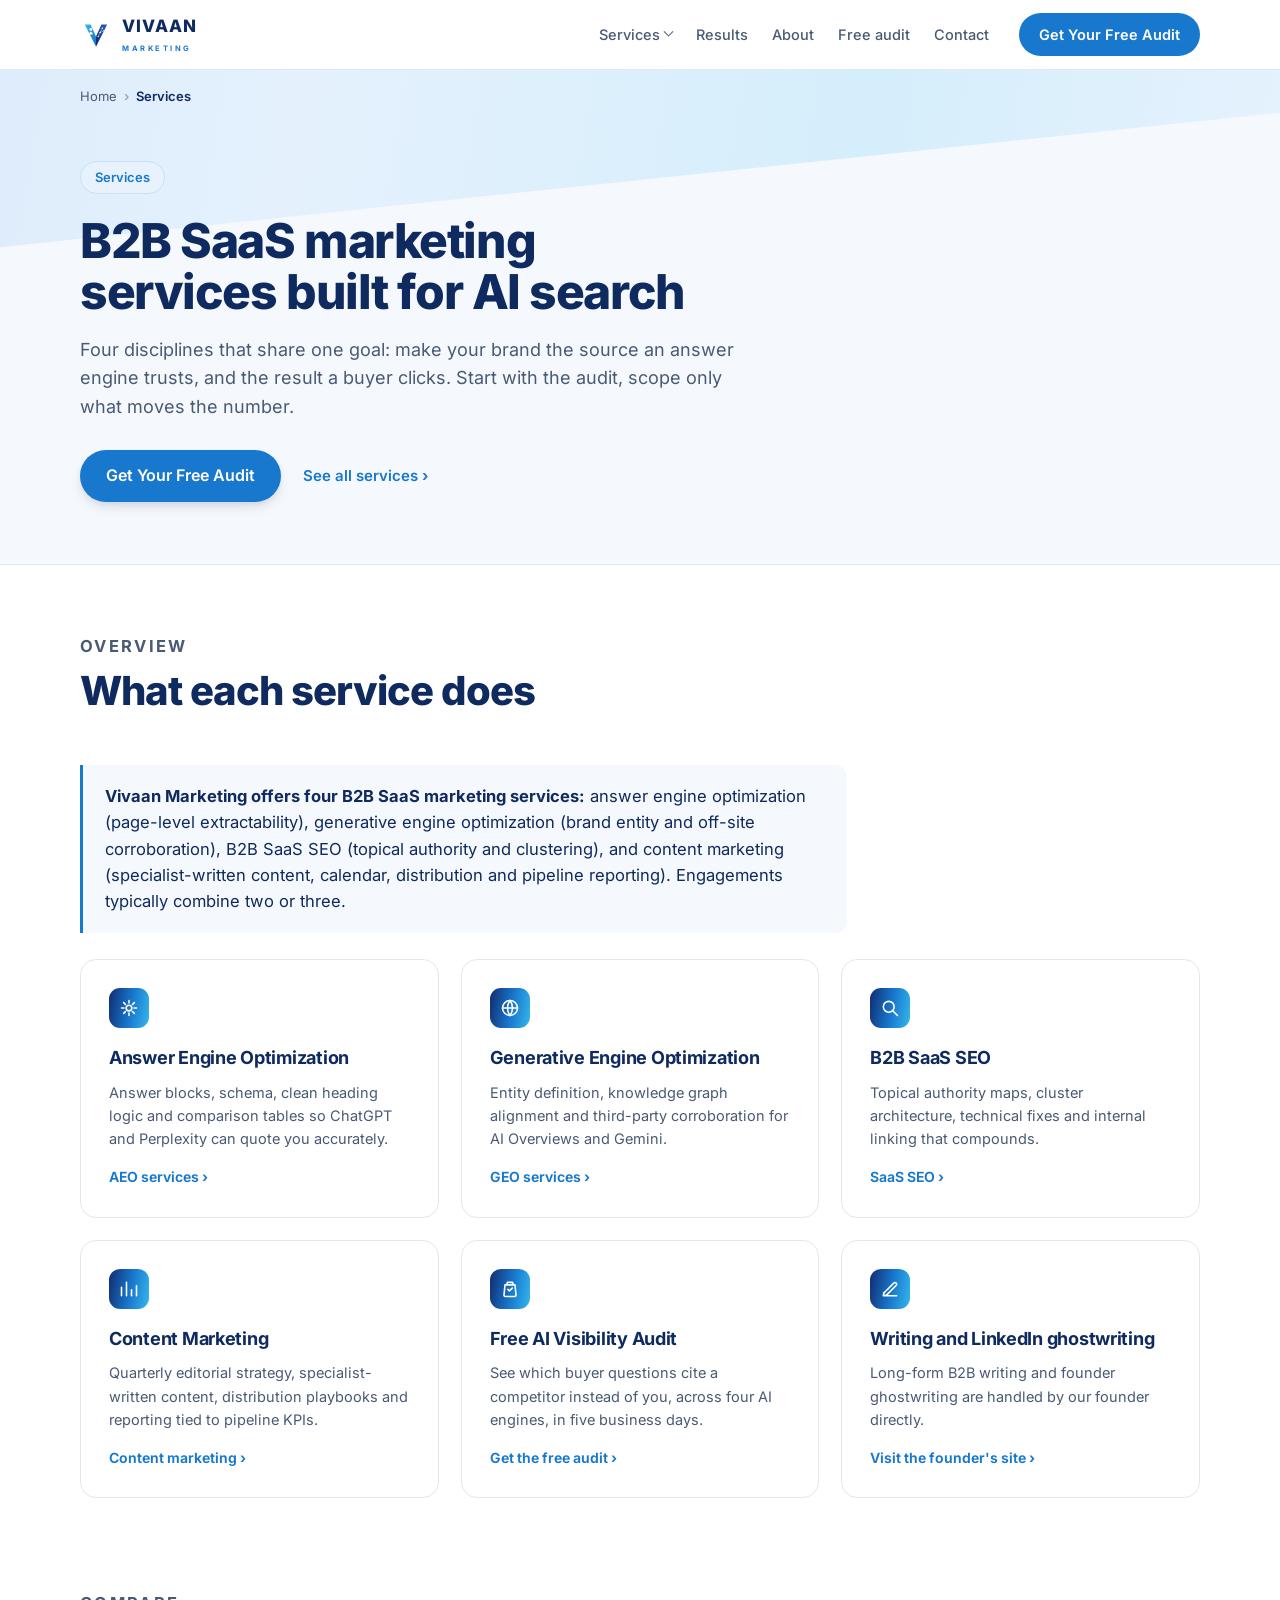
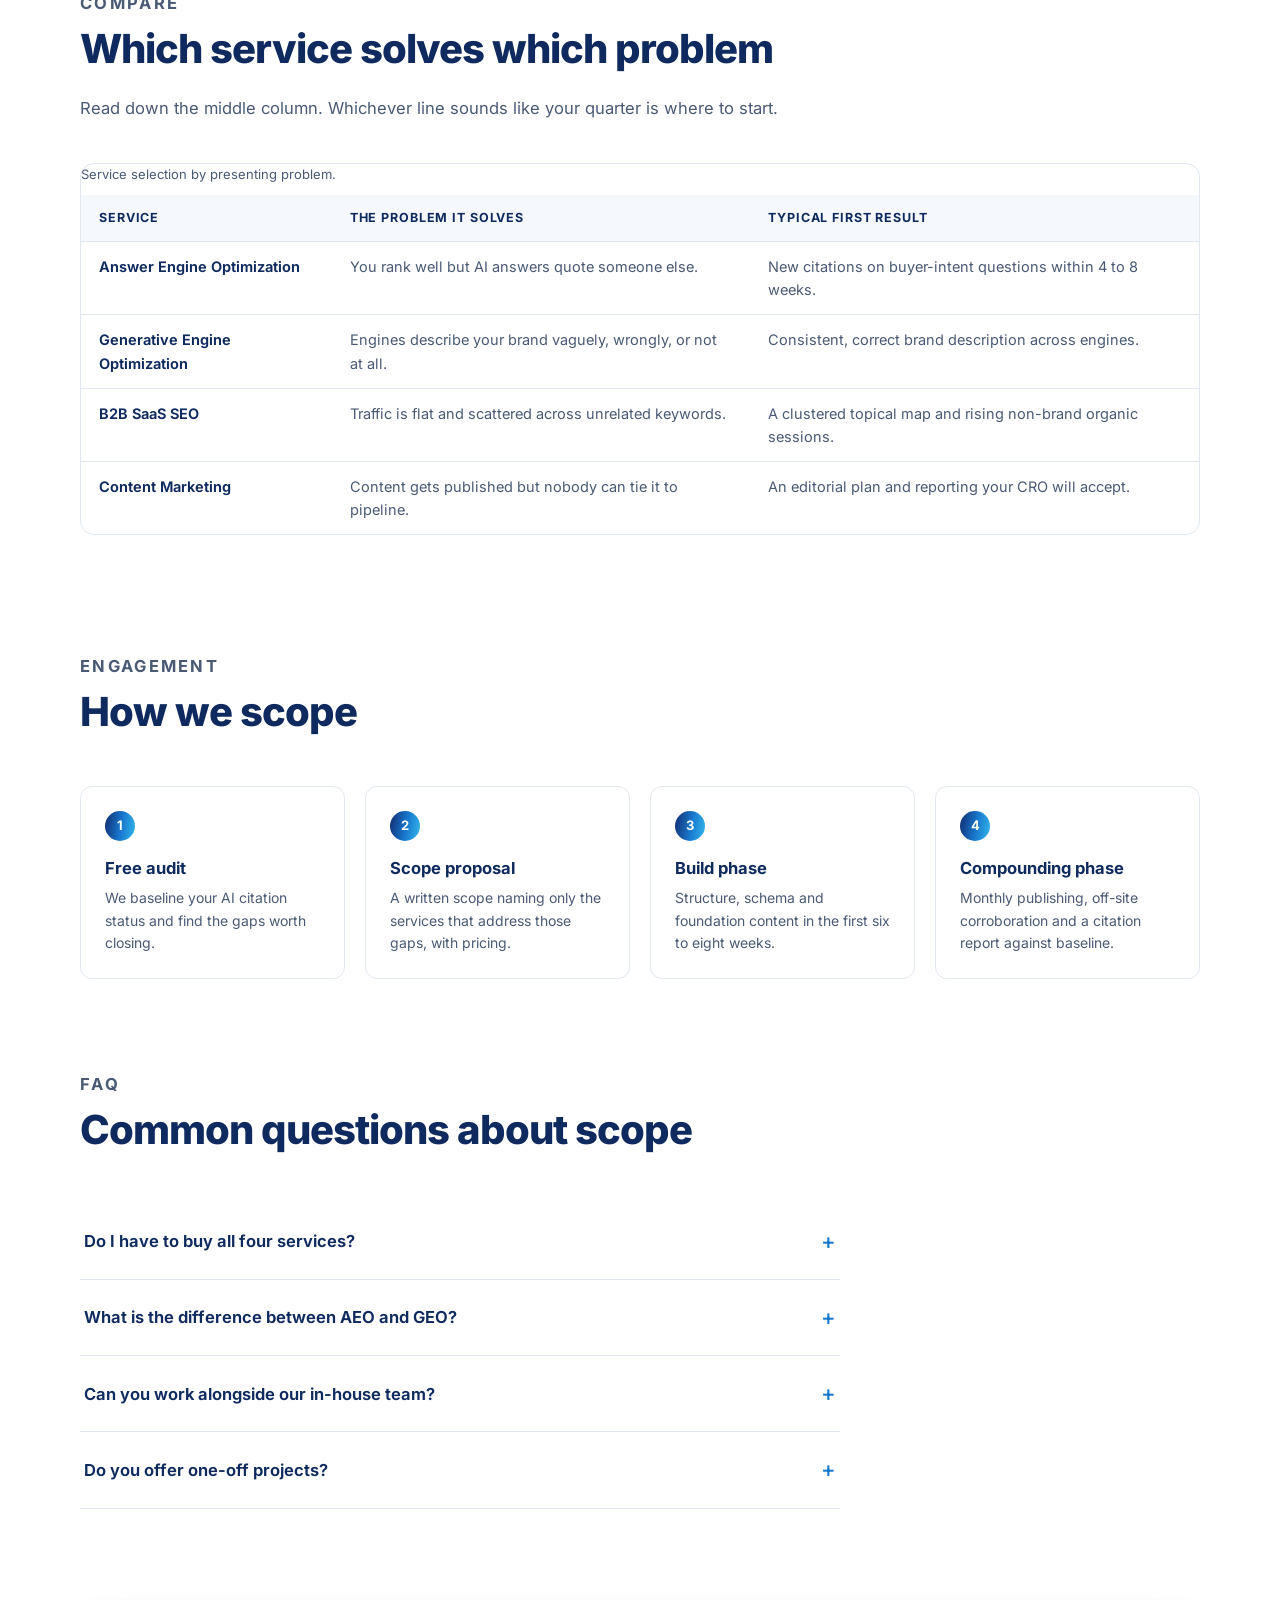
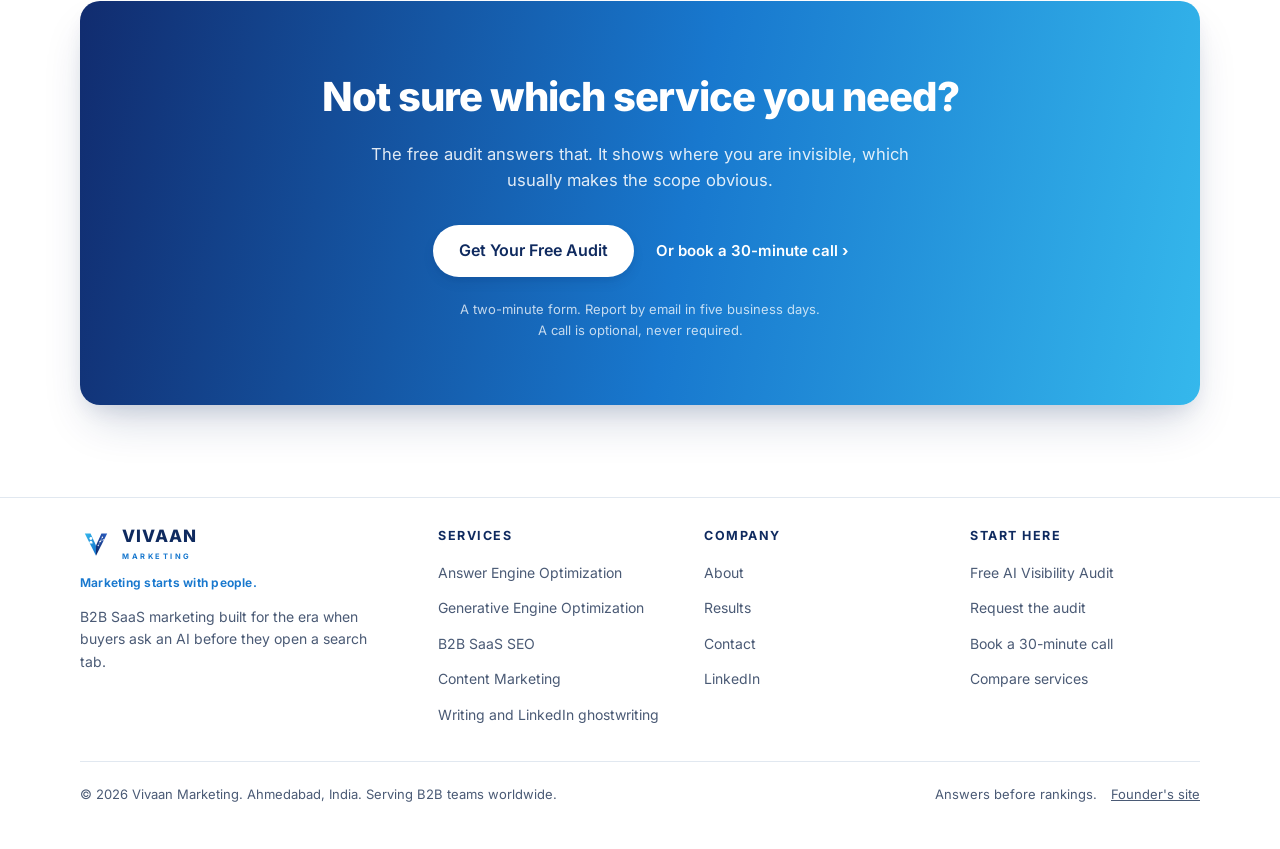
<file: services/index.html>
<!doctype html>
<html lang="en">
<head>
<meta charset="utf-8">
<meta name="viewport" content="width=device-width, initial-scale=1">
<title>B2B SaaS Marketing Services | AEO, GEO, SEO and Content</title>
<meta name="description" content="Four B2B SaaS marketing services under one strategy: answer engine optimization, generative engine optimization, B2B SaaS SEO and content marketing.">
<link rel="canonical" href="https://vivaanmarketing.com/services/">
<meta name="robots" content="index, follow, max-image-preview:large, max-snippet:-1, max-video-preview:-1">
<link rel="preload" href="/assets/fonts/inter-latin.woff2" as="font" type="font/woff2" crossorigin>
<link rel="stylesheet" href="/assets/site.css">
<link rel="icon" href="/assets/favicon.svg" type="image/svg+xml">
<meta name="theme-color" content="#1878CE">
<meta property="og:site_name" content="Vivaan Marketing">
<meta property="og:title" content="B2B SaaS Marketing Services | AEO, GEO, SEO and Content">
<meta property="og:description" content="Four B2B SaaS marketing services under one strategy: answer engine optimization, generative engine optimization, B2B SaaS SEO and content marketing.">
<meta property="og:type" content="website">
<meta property="og:url" content="https://vivaanmarketing.com/services/">
<meta property="og:image" content="https://vivaanmarketing.com/assets/social-card.jpg">
<meta property="og:image:type" content="image/jpeg">
<meta property="og:image:width" content="1200">
<meta property="og:image:height" content="630">
<meta property="og:image:alt" content="Vivaan Marketing: your buyers ask AI first, make sure it names you">
<meta name="twitter:card" content="summary_large_image">
<meta name="twitter:title" content="B2B SaaS Marketing Services | AEO, GEO, SEO and Content">
<meta name="twitter:description" content="Four B2B SaaS marketing services under one strategy: answer engine optimization, generative engine optimization, B2B SaaS SEO and content marketing.">
<meta name="twitter:image" content="https://vivaanmarketing.com/assets/social-card.jpg">
<script type="application/ld+json">{"@context":"https://schema.org","@graph":[{"@type":["ProfessionalService","Organization"],"@id":"https://vivaanmarketing.com/#org","name":"Vivaan Marketing","alternateName":"Vivaan Martech","url":"https://vivaanmarketing.com/","logo":{"@type":"ImageObject","url":"https://vivaanmarketing.com/assets/logo.svg"},"image":"https://vivaanmarketing.com/assets/social-card.jpg","email":"devmurari.sachin87@gmail.com","description":"B2B SaaS marketing agency specialising in AI search visibility. We make brands the source that ChatGPT, Google AI Overviews, Perplexity, Gemini and Claude cite, and back it with SEO, content and LinkedIn programmes.","slogan":"Answers before rankings.","foundingDate":"2024","sameAs":["https://www.linkedin.com/in/vivaan-martech-868863165/","https://sachindevmurari.com"],"address":{"@type":"PostalAddress","addressLocality":"Ahmedabad","addressRegion":"Gujarat","addressCountry":"IN"},"areaServed":[{"@type":"Country","name":"United States"},{"@type":"Country","name":"United Kingdom"},{"@type":"Country","name":"Canada"},{"@type":"Country","name":"Australia"},{"@type":"Country","name":"India"}],"knowsAbout":["Answer Engine Optimization","Generative Engine Optimization","AI search visibility","B2B SaaS SEO","B2B content marketing","LinkedIn personal branding","Topical authority","Schema markup"],"numberOfEmployees":{"@type":"QuantitativeValue","value":6}},{"@type":"WebSite","@id":"https://vivaanmarketing.com/#website","url":"https://vivaanmarketing.com/","name":"Vivaan Marketing","publisher":{"@id":"https://vivaanmarketing.com/#org"},"inLanguage":"en"},{"@type":"WebPage","@id":"https://vivaanmarketing.com/services/#page","url":"https://vivaanmarketing.com/services/","name":"B2B SaaS Marketing Services | AEO, GEO, SEO and Content","description":"Four B2B SaaS marketing services under one strategy: answer engine optimization, generative engine optimization, B2B SaaS SEO and content marketing.","isPartOf":{"@id":"https://vivaanmarketing.com/#website"},"about":{"@id":"https://vivaanmarketing.com/#org"},"inLanguage":"en"},{"@type":"BreadcrumbList","itemListElement":[{"@type":"ListItem","position":1,"name":"Home","item":"https://vivaanmarketing.com/"},{"@type":"ListItem","position":2,"name":"Services","item":"https://vivaanmarketing.com/services/"}]},{"@type":"FAQPage","mainEntity":[{"@type":"Question","name":"Do I have to buy all four services?","acceptedAnswer":{"@type":"Answer","text":"No. Most engagements start with two or three. The audit tells us which ones actually move your numbers, and we scope only those. Buying everything at once is usually the wrong call for a team under 50 people."}},{"@type":"Question","name":"What is the difference between AEO and GEO?","acceptedAnswer":{"@type":"Answer","text":"Answer engine optimization is about the page: making your content structurally easy for an engine to extract and attribute. Generative engine optimization is about the brand: making your entity well defined and corroborated across the web so a model is confident enough to name you. AEO is on-site craft, GEO is off-site authority. Most categories need both."}},{"@type":"Question","name":"Can you work alongside our in-house team?","acceptedAnswer":{"@type":"Answer","text":"Yes, and that is the most common setup. We typically own strategy, structure and the AI visibility layer while an in-house writer or agency handles volume. We hand over briefs, templates and schema patterns your team can reuse."}},{"@type":"Question","name":"Do you offer one-off projects?","acceptedAnswer":{"@type":"Answer","text":"Yes, for audits, topical maps, schema implementation and site migrations. Ongoing citation growth needs a monthly cadence because engines re-evaluate sources continuously, so retainers suit the AI visibility work better."}}]},{"@type":"ItemList","@id":"https://vivaanmarketing.com/services/#list","name":"B2B SaaS marketing services","itemListElement":[{"@type":"ListItem","position":1,"name":"Answer Engine Optimization","url":"https://vivaanmarketing.com/services/answer-engine-optimization/"},{"@type":"ListItem","position":2,"name":"Generative Engine Optimization","url":"https://vivaanmarketing.com/services/generative-engine-optimization/"},{"@type":"ListItem","position":3,"name":"B2B SaaS SEO","url":"https://vivaanmarketing.com/services/b2b-saas-seo/"},{"@type":"ListItem","position":4,"name":"Content Marketing","url":"https://vivaanmarketing.com/services/content-marketing/"}]}]}</script>
</head>
<body>
<a class="skip" href="#main">Skip to content</a>
<header class="nav"><div class="nav-inner" id="navInner"><a class="brand" href="/" aria-label="Vivaan Marketing home"><svg viewBox="0 0 200 200" width="32" height="32" aria-hidden="true" focusable="false"><defs><linearGradient id="navGradL" x1="0" y1="0" x2="0.7" y2="1"><stop offset="0" stop-color="#35B8EC"/><stop offset="1" stop-color="#1878CE"/></linearGradient><linearGradient id="navGradR" x1="1" y1="0" x2="0.2" y2="1"><stop offset="0" stop-color="#2A5FC4"/><stop offset="1" stop-color="#112C6F"/></linearGradient></defs><path d="M30 34 L66 34 L100 110 L100 174 Z" fill="url(#navGradL)"/><path d="M170 34 L134 34 L100 110 L100 174 Z" fill="url(#navGradR)"/><circle cx="68" cy="66" r="9" fill="#fff"/><path d="M57 97c0-9.4 4.9-17 11-17s11 7.6 11 17z" fill="#fff"/><g stroke="#fff" stroke-width="2.6" fill="none" stroke-linecap="round"><path d="M140 58 126 84M126 84 114 110M126 84 146 74"/></g><g fill="#fff"><circle cx="140" cy="58" r="4.6"/><circle cx="126" cy="84" r="4.6"/><circle cx="146" cy="74" r="3.4"/><circle cx="114" cy="110" r="4"/></g></svg><span><span class="word">VIVAAN</span><span class="desc">MARKETING</span></span></a><button class="nav-toggle" type="button" aria-expanded="false" aria-controls="navLinks" aria-label="Open menu" id="navToggle"><svg viewBox="0 0 24 24" aria-hidden="true"><path d="M4 7h16M4 12h16M4 17h16"/></svg></button><nav class="nav-links" id="navLinks" aria-label="Primary"><details class="has-sub"><summary>Services</summary><div class="submenu"><a href="/services/">All services<span>The full engagement map</span></a><a href="/services/answer-engine-optimization/">Answer Engine Optimization<span>Get quoted in ChatGPT and Perplexity answers</span></a><a href="/services/generative-engine-optimization/">Generative Engine Optimization<span>Win citations in Google AI Overviews and Gemini</span></a><a href="/services/b2b-saas-seo/">B2B SaaS SEO<span>Topical authority that compounds into pipeline</span></a><a href="/services/content-marketing/">Content Marketing<span>Editorial calendars tied to revenue KPIs</span></a></div></details><a href="/results/">Results</a><a href="/about/">About</a><a href="/free-ai-visibility-audit/">Free audit</a><a href="/contact/">Contact</a></nav><a class="btn" href="/free-ai-visibility-audit/#request">Get Your Free Audit</a></div></header><main id="main">
<div class="page-hero"><div class="container"><div class="crumbs"><ol><li><a href="/">Home</a></li><li aria-current="page">Services</li></ol></div></div><div class="container"><div class="page-hero-inner"><p class="kicker">Services</p><h1>B2B SaaS marketing services built for AI search</h1><p class="sub">Four disciplines that share one goal: make your brand the source an answer engine trusts, and the result a buyer clicks. Start with the audit, scope only what moves the number.</p><div class="cta-row"><a class="btn big" href="/free-ai-visibility-audit/#request">Get Your Free Audit</a><a class="link-arrow" href="/services/">See all services</a></div></div></div></div><section class="tight"><div class="container"><div class="sec-head wide"><p class="overline">Overview</p><h2>What each service does</h2></div><p class="answer-first"><strong>Vivaan Marketing offers four B2B SaaS marketing services:</strong> answer engine optimization (page-level extractability), generative engine optimization (brand entity and off-site corroboration), B2B SaaS SEO (topical authority and clustering), and content marketing (specialist-written content, calendar, distribution and pipeline reporting). Engagements typically combine two or three.</p><div class="cards"><a class="card" href="/services/answer-engine-optimization/"><span class="chip"><svg viewBox="0 0 24 24" aria-hidden="true" focusable="false"><path d="M12 3v3M12 18v3M3 12h3M18 12h3M5.6 5.6l2.1 2.1M16.3 16.3l2.1 2.1M18.4 5.6l-2.1 2.1M7.7 16.3l-2.1 2.1"/><circle cx="12" cy="12" r="3.4"/></svg></span><h3>Answer Engine Optimization</h3><p>Answer blocks, schema, clean heading logic and comparison tables so ChatGPT and Perplexity can quote you accurately.</p><span class="go">AEO services</span></a><a class="card" href="/services/generative-engine-optimization/"><span class="chip"><svg viewBox="0 0 24 24" aria-hidden="true" focusable="false"><circle cx="12" cy="12" r="9"/><path d="M3 12h18M12 3a15 15 0 0 1 0 18a15 15 0 0 1 0-18"/></svg></span><h3>Generative Engine Optimization</h3><p>Entity definition, knowledge graph alignment and third-party corroboration for AI Overviews and Gemini.</p><span class="go">GEO services</span></a><a class="card" href="/services/b2b-saas-seo/"><span class="chip"><svg viewBox="0 0 24 24" aria-hidden="true" focusable="false"><circle cx="10.5" cy="10.5" r="6.5"/><path d="M15.4 15.4L21 21"/></svg></span><h3>B2B SaaS SEO</h3><p>Topical authority maps, cluster architecture, technical fixes and internal linking that compounds.</p><span class="go">SaaS SEO</span></a><a class="card" href="/services/content-marketing/"><span class="chip"><svg viewBox="0 0 24 24" aria-hidden="true" focusable="false"><path d="M3 20V10M9 20V4M15 20v-7M21 20V8"/></svg></span><h3>Content Marketing</h3><p>Quarterly editorial strategy, specialist-written content, distribution playbooks and reporting tied to pipeline KPIs.</p><span class="go">Content marketing</span></a><a class="card" href="/free-ai-visibility-audit/"><span class="chip"><svg viewBox="0 0 24 24" aria-hidden="true" focusable="false"><path d="M9 4h6l1 3H8l1-3zM6 7h12l1.2 12.2a1.6 1.6 0 0 1-1.6 1.8H6.4a1.6 1.6 0 0 1-1.6-1.8L6 7z"/><path d="M9.5 12.5l1.8 1.8 3.4-3.4"/></svg></span><h3>Free AI Visibility Audit</h3><p>See which buyer questions cite a competitor instead of you, across four AI engines, in five business days.</p><span class="go">Get the free audit</span></a><a class="card" href="https://sachindevmurari.com/services/content-writing.html"><span class="chip"><svg viewBox="0 0 24 24" aria-hidden="true" focusable="false"><path d="M4 20h16M5 16.5L16.8 4.7a2 2 0 0 1 2.8 2.8L7.8 19.3 4 20l.7-3.8z"/></svg></span><h3>Writing and LinkedIn ghostwriting</h3><p>Long-form B2B writing and founder ghostwriting are handled by our founder directly.</p><span class="go">Visit the founder's site</span></a></div></div></section><section><div class="container"><div class="sec-head wide"><p class="overline">Compare</p><h2>Which service solves which problem</h2><p>Read down the middle column. Whichever line sounds like your quarter is where to start.</p></div><div class="table-wrap"><table><caption>Service selection by presenting problem.</caption><thead><tr><th>Service</th><th>The problem it solves</th><th>Typical first result</th></tr></thead><tbody><tr><td><strong>Answer Engine Optimization</strong></td><td>You rank well but AI answers quote someone else.</td><td>New citations on buyer-intent questions within 4 to 8 weeks.</td></tr><tr><td><strong>Generative Engine Optimization</strong></td><td>Engines describe your brand vaguely, wrongly, or not at all.</td><td>Consistent, correct brand description across engines.</td></tr><tr><td><strong>B2B SaaS SEO</strong></td><td>Traffic is flat and scattered across unrelated keywords.</td><td>A clustered topical map and rising non-brand organic sessions.</td></tr><tr><td><strong>Content Marketing</strong></td><td>Content gets published but nobody can tie it to pipeline.</td><td>An editorial plan and reporting your CRO will accept.</td></tr></tbody></table></div></div></section><section><div class="container"><div class="sec-head"><p class="overline">Engagement</p><h2>How we scope</h2></div><div class="steps"><div class="step"><span class="num">1</span><h3>Free audit</h3><p>We baseline your AI citation status and find the gaps worth closing.</p></div><div class="step"><span class="num">2</span><h3>Scope proposal</h3><p>A written scope naming only the services that address those gaps, with pricing.</p></div><div class="step"><span class="num">3</span><h3>Build phase</h3><p>Structure, schema and foundation content in the first six to eight weeks.</p></div><div class="step"><span class="num">4</span><h3>Compounding phase</h3><p>Monthly publishing, off-site corroboration and a citation report against baseline.</p></div></div></div></section><section><div class="container"><div class="sec-head"><p class="overline">FAQ</p><h2>Common questions about scope</h2></div><div class="faq"><details><summary>Do I have to buy all four services?</summary><div class="ans">No. Most engagements start with two or three. The audit tells us which ones actually move your numbers, and we scope only those. Buying everything at once is usually the wrong call for a team under 50 people.</div></details><details><summary>What is the difference between AEO and GEO?</summary><div class="ans">Answer engine optimization is about the page: making your content structurally easy for an engine to extract and attribute. Generative engine optimization is about the brand: making your entity well defined and corroborated across the web so a model is confident enough to name you. AEO is on-site craft, GEO is off-site authority. Most categories need both.</div></details><details><summary>Can you work alongside our in-house team?</summary><div class="ans">Yes, and that is the most common setup. We typically own strategy, structure and the AI visibility layer while an in-house writer or agency handles volume. We hand over briefs, templates and schema patterns your team can reuse.</div></details><details><summary>Do you offer one-off projects?</summary><div class="ans">Yes, for audits, topical maps, schema implementation and site migrations. Ongoing citation growth needs a monthly cadence because engines re-evaluate sources continuously, so retainers suit the AI visibility work better.</div></details></div></div></section><div class="cta"><div class="container"><div class="cta-panel"><h2>Not sure which service you need?</h2><p>The free audit answers that. It shows where you are invisible, which usually makes the scope obvious.</p><div class="cta-row"><a class="btn big on-grad" href="/free-ai-visibility-audit/#request">Get Your Free Audit</a><a class="link-arrow on-grad" href="https://calendly.com/devmurari-sachin87/new-meeting" rel="noopener">Or book a 30-minute call</a></div><p class="fine">A two-minute form. Report by email in five business days. A call is optional, never required.</p></div></div></div>
</main>
<footer><div class="container"><div class="foot-grid"><div><a class="brand" href="/" aria-label="Vivaan Marketing home"><svg viewBox="0 0 200 200" width="32" height="32" aria-hidden="true" focusable="false"><defs><linearGradient id="footGradL" x1="0" y1="0" x2="0.7" y2="1"><stop offset="0" stop-color="#35B8EC"/><stop offset="1" stop-color="#1878CE"/></linearGradient><linearGradient id="footGradR" x1="1" y1="0" x2="0.2" y2="1"><stop offset="0" stop-color="#2A5FC4"/><stop offset="1" stop-color="#112C6F"/></linearGradient></defs><path d="M30 34 L66 34 L100 110 L100 174 Z" fill="url(#footGradL)"/><path d="M170 34 L134 34 L100 110 L100 174 Z" fill="url(#footGradR)"/><circle cx="68" cy="66" r="9" fill="#fff"/><path d="M57 97c0-9.4 4.9-17 11-17s11 7.6 11 17z" fill="#fff"/><g stroke="#fff" stroke-width="2.6" fill="none" stroke-linecap="round"><path d="M140 58 126 84M126 84 114 110M126 84 146 74"/></g><g fill="#fff"><circle cx="140" cy="58" r="4.6"/><circle cx="126" cy="84" r="4.6"/><circle cx="146" cy="74" r="3.4"/><circle cx="114" cy="110" r="4"/></g></svg><span><span class="word">VIVAAN</span><span class="desc">MARKETING</span></span></a><p class="foot-tag">Marketing starts with people.</p><p class="foot-blurb">B2B SaaS marketing built for the era when buyers ask an AI before they open a search tab.</p></div><div><h4>Services</h4><ul><li><a href="/services/answer-engine-optimization/">Answer Engine Optimization</a></li><li><a href="/services/generative-engine-optimization/">Generative Engine Optimization</a></li><li><a href="/services/b2b-saas-seo/">B2B SaaS SEO</a></li><li><a href="/services/content-marketing/">Content Marketing</a></li><li><a href="https://sachindevmurari.com/services/content-writing.html" rel="noopener">Writing and LinkedIn ghostwriting</a></li></ul></div><div><h4>Company</h4><ul><li><a href="/about/">About</a></li><li><a href="/results/">Results</a></li><li><a href="/contact/">Contact</a></li><li><a href="https://www.linkedin.com/in/vivaan-martech-868863165/" rel="me noopener">LinkedIn</a></li></ul></div><div><h4>Start here</h4><ul><li><a href="/free-ai-visibility-audit/">Free AI Visibility Audit</a></li><li><a href="/free-ai-visibility-audit/#request">Request the audit</a></li><li><a href="https://calendly.com/devmurari-sachin87/new-meeting" rel="noopener">Book a 30-minute call</a></li><li><a href="/services/">Compare services</a></li></ul></div></div><div class="foot-bar"><div class="foot-inner"><span>&copy; 2026 Vivaan Marketing. Ahmedabad, India. Serving B2B teams worldwide.</span><span class="spacer"></span><span>Answers before rankings.</span><span><a href="https://sachindevmurari.com/" rel="noopener">Founder's site</a></span></div></div></div></footer>
<script>(function(){var t=document.getElementById("navToggle"),n=document.getElementById("navInner");t.addEventListener("click",function(){var o=n.classList.toggle("open");t.setAttribute("aria-expanded",o?"true":"false");t.setAttribute("aria-label",o?"Close menu":"Open menu");});})();</script>
</body>
</html>
</file>
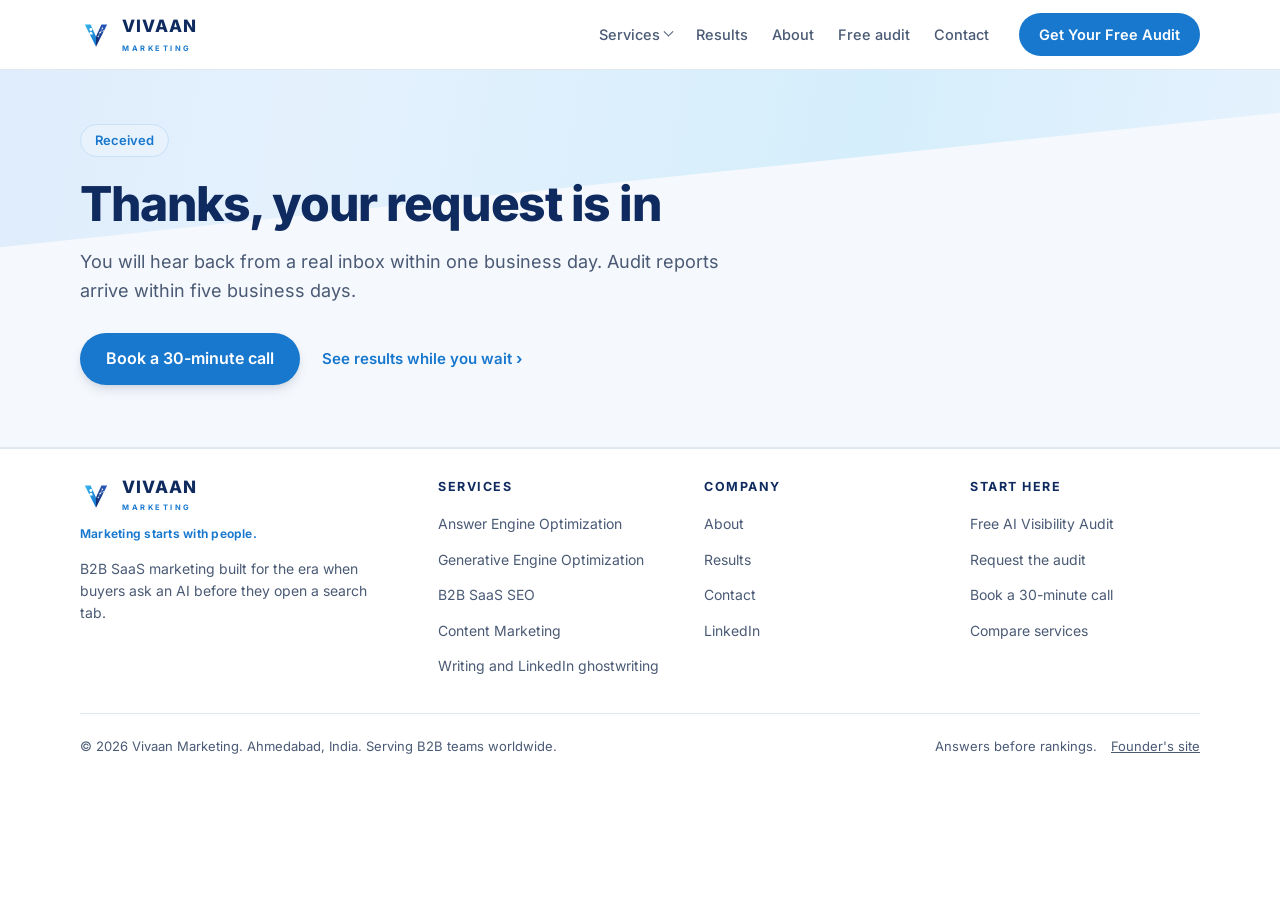
<file: thanks/index.html>
<!doctype html>
<html lang="en">
<head>
<meta charset="utf-8">
<meta name="viewport" content="width=device-width, initial-scale=1">
<title>Thanks, your request is in | Vivaan Marketing</title>
<meta name="description" content="Your request reached Vivaan Marketing. Expect a reply from a real inbox within one business day, and audit reports within five business days.">
<link rel="canonical" href="https://vivaanmarketing.com/thanks/">
<meta name="robots" content="noindex, follow">
<link rel="preload" href="/assets/fonts/inter-latin.woff2" as="font" type="font/woff2" crossorigin>
<link rel="stylesheet" href="/assets/site.css">
<link rel="icon" href="/assets/favicon.svg" type="image/svg+xml">
<meta name="theme-color" content="#1878CE">
<meta property="og:site_name" content="Vivaan Marketing">
<meta property="og:title" content="Thanks, your request is in | Vivaan Marketing">
<meta property="og:description" content="Your request reached Vivaan Marketing. Expect a reply from a real inbox within one business day, and audit reports within five business days.">
<meta property="og:type" content="website">
<meta property="og:url" content="https://vivaanmarketing.com/thanks/">
<meta property="og:image" content="https://vivaanmarketing.com/assets/social-card.jpg">
<meta property="og:image:type" content="image/jpeg">
<meta property="og:image:width" content="1200">
<meta property="og:image:height" content="630">
<meta property="og:image:alt" content="Vivaan Marketing: your buyers ask AI first, make sure it names you">
<meta name="twitter:card" content="summary_large_image">
<meta name="twitter:title" content="Thanks, your request is in | Vivaan Marketing">
<meta name="twitter:description" content="Your request reached Vivaan Marketing. Expect a reply from a real inbox within one business day, and audit reports within five business days.">
<meta name="twitter:image" content="https://vivaanmarketing.com/assets/social-card.jpg">
<script type="application/ld+json">{"@context":"https://schema.org","@graph":[{"@type":["ProfessionalService","Organization"],"@id":"https://vivaanmarketing.com/#org","name":"Vivaan Marketing","alternateName":"Vivaan Martech","url":"https://vivaanmarketing.com/","logo":{"@type":"ImageObject","url":"https://vivaanmarketing.com/assets/logo.svg"},"image":"https://vivaanmarketing.com/assets/social-card.jpg","email":"devmurari.sachin87@gmail.com","description":"B2B SaaS marketing agency specialising in AI search visibility. We make brands the source that ChatGPT, Google AI Overviews, Perplexity, Gemini and Claude cite, and back it with SEO, content and LinkedIn programmes.","slogan":"Answers before rankings.","foundingDate":"2024","sameAs":["https://www.linkedin.com/in/vivaan-martech-868863165/","https://sachindevmurari.com"],"address":{"@type":"PostalAddress","addressLocality":"Ahmedabad","addressRegion":"Gujarat","addressCountry":"IN"},"areaServed":[{"@type":"Country","name":"United States"},{"@type":"Country","name":"United Kingdom"},{"@type":"Country","name":"Canada"},{"@type":"Country","name":"Australia"},{"@type":"Country","name":"India"}],"knowsAbout":["Answer Engine Optimization","Generative Engine Optimization","AI search visibility","B2B SaaS SEO","B2B content marketing","LinkedIn personal branding","Topical authority","Schema markup"],"numberOfEmployees":{"@type":"QuantitativeValue","value":6}},{"@type":"WebSite","@id":"https://vivaanmarketing.com/#website","url":"https://vivaanmarketing.com/","name":"Vivaan Marketing","publisher":{"@id":"https://vivaanmarketing.com/#org"},"inLanguage":"en"},{"@type":"WebPage","@id":"https://vivaanmarketing.com/thanks/#page","url":"https://vivaanmarketing.com/thanks/","name":"Thanks, your request is in | Vivaan Marketing","description":"Your request reached Vivaan Marketing. Expect a reply from a real inbox within one business day, and audit reports within five business days.","isPartOf":{"@id":"https://vivaanmarketing.com/#website"},"about":{"@id":"https://vivaanmarketing.com/#org"},"inLanguage":"en"}]}</script>
</head>
<body>
<a class="skip" href="#main">Skip to content</a>
<header class="nav"><div class="nav-inner" id="navInner"><a class="brand" href="/" aria-label="Vivaan Marketing home"><svg viewBox="0 0 200 200" width="32" height="32" aria-hidden="true" focusable="false"><defs><linearGradient id="navGradL" x1="0" y1="0" x2="0.7" y2="1"><stop offset="0" stop-color="#35B8EC"/><stop offset="1" stop-color="#1878CE"/></linearGradient><linearGradient id="navGradR" x1="1" y1="0" x2="0.2" y2="1"><stop offset="0" stop-color="#2A5FC4"/><stop offset="1" stop-color="#112C6F"/></linearGradient></defs><path d="M30 34 L66 34 L100 110 L100 174 Z" fill="url(#navGradL)"/><path d="M170 34 L134 34 L100 110 L100 174 Z" fill="url(#navGradR)"/><circle cx="68" cy="66" r="9" fill="#fff"/><path d="M57 97c0-9.4 4.9-17 11-17s11 7.6 11 17z" fill="#fff"/><g stroke="#fff" stroke-width="2.6" fill="none" stroke-linecap="round"><path d="M140 58 126 84M126 84 114 110M126 84 146 74"/></g><g fill="#fff"><circle cx="140" cy="58" r="4.6"/><circle cx="126" cy="84" r="4.6"/><circle cx="146" cy="74" r="3.4"/><circle cx="114" cy="110" r="4"/></g></svg><span><span class="word">VIVAAN</span><span class="desc">MARKETING</span></span></a><button class="nav-toggle" type="button" aria-expanded="false" aria-controls="navLinks" aria-label="Open menu" id="navToggle"><svg viewBox="0 0 24 24" aria-hidden="true"><path d="M4 7h16M4 12h16M4 17h16"/></svg></button><nav class="nav-links" id="navLinks" aria-label="Primary"><details class="has-sub"><summary>Services</summary><div class="submenu"><a href="/services/">All services<span>The full engagement map</span></a><a href="/services/answer-engine-optimization/">Answer Engine Optimization<span>Get quoted in ChatGPT and Perplexity answers</span></a><a href="/services/generative-engine-optimization/">Generative Engine Optimization<span>Win citations in Google AI Overviews and Gemini</span></a><a href="/services/b2b-saas-seo/">B2B SaaS SEO<span>Topical authority that compounds into pipeline</span></a><a href="/services/content-marketing/">Content Marketing<span>Editorial calendars tied to revenue KPIs</span></a></div></details><a href="/results/">Results</a><a href="/about/">About</a><a href="/free-ai-visibility-audit/">Free audit</a><a href="/contact/">Contact</a></nav><a class="btn" href="/free-ai-visibility-audit/#request">Get Your Free Audit</a></div></header><main id="main">
<div class="page-hero"><div class="container"><div class="page-hero-inner"><p class="kicker">Received</p><h1>Thanks, your request is in</h1><p class="sub">You will hear back from a real inbox within one business day. Audit reports arrive within five business days.</p><div class="cta-row"><a class="btn big" href="https://calendly.com/devmurari-sachin87/new-meeting" rel="noopener">Book a 30-minute call</a><a class="link-arrow" href="/results/">See results while you wait</a></div></div></div></div>
</main>
<footer><div class="container"><div class="foot-grid"><div><a class="brand" href="/" aria-label="Vivaan Marketing home"><svg viewBox="0 0 200 200" width="32" height="32" aria-hidden="true" focusable="false"><defs><linearGradient id="footGradL" x1="0" y1="0" x2="0.7" y2="1"><stop offset="0" stop-color="#35B8EC"/><stop offset="1" stop-color="#1878CE"/></linearGradient><linearGradient id="footGradR" x1="1" y1="0" x2="0.2" y2="1"><stop offset="0" stop-color="#2A5FC4"/><stop offset="1" stop-color="#112C6F"/></linearGradient></defs><path d="M30 34 L66 34 L100 110 L100 174 Z" fill="url(#footGradL)"/><path d="M170 34 L134 34 L100 110 L100 174 Z" fill="url(#footGradR)"/><circle cx="68" cy="66" r="9" fill="#fff"/><path d="M57 97c0-9.4 4.9-17 11-17s11 7.6 11 17z" fill="#fff"/><g stroke="#fff" stroke-width="2.6" fill="none" stroke-linecap="round"><path d="M140 58 126 84M126 84 114 110M126 84 146 74"/></g><g fill="#fff"><circle cx="140" cy="58" r="4.6"/><circle cx="126" cy="84" r="4.6"/><circle cx="146" cy="74" r="3.4"/><circle cx="114" cy="110" r="4"/></g></svg><span><span class="word">VIVAAN</span><span class="desc">MARKETING</span></span></a><p class="foot-tag">Marketing starts with people.</p><p class="foot-blurb">B2B SaaS marketing built for the era when buyers ask an AI before they open a search tab.</p></div><div><h4>Services</h4><ul><li><a href="/services/answer-engine-optimization/">Answer Engine Optimization</a></li><li><a href="/services/generative-engine-optimization/">Generative Engine Optimization</a></li><li><a href="/services/b2b-saas-seo/">B2B SaaS SEO</a></li><li><a href="/services/content-marketing/">Content Marketing</a></li><li><a href="https://sachindevmurari.com/services/content-writing.html" rel="noopener">Writing and LinkedIn ghostwriting</a></li></ul></div><div><h4>Company</h4><ul><li><a href="/about/">About</a></li><li><a href="/results/">Results</a></li><li><a href="/contact/">Contact</a></li><li><a href="https://www.linkedin.com/in/vivaan-martech-868863165/" rel="me noopener">LinkedIn</a></li></ul></div><div><h4>Start here</h4><ul><li><a href="/free-ai-visibility-audit/">Free AI Visibility Audit</a></li><li><a href="/free-ai-visibility-audit/#request">Request the audit</a></li><li><a href="https://calendly.com/devmurari-sachin87/new-meeting" rel="noopener">Book a 30-minute call</a></li><li><a href="/services/">Compare services</a></li></ul></div></div><div class="foot-bar"><div class="foot-inner"><span>&copy; 2026 Vivaan Marketing. Ahmedabad, India. Serving B2B teams worldwide.</span><span class="spacer"></span><span>Answers before rankings.</span><span><a href="https://sachindevmurari.com/" rel="noopener">Founder's site</a></span></div></div></div></footer>
<script>(function(){var t=document.getElementById("navToggle"),n=document.getElementById("navInner");t.addEventListener("click",function(){var o=n.classList.toggle("open");t.setAttribute("aria-expanded",o?"true":"false");t.setAttribute("aria-label",o?"Close menu":"Open menu");});})();</script>
</body>
</html>
</file>
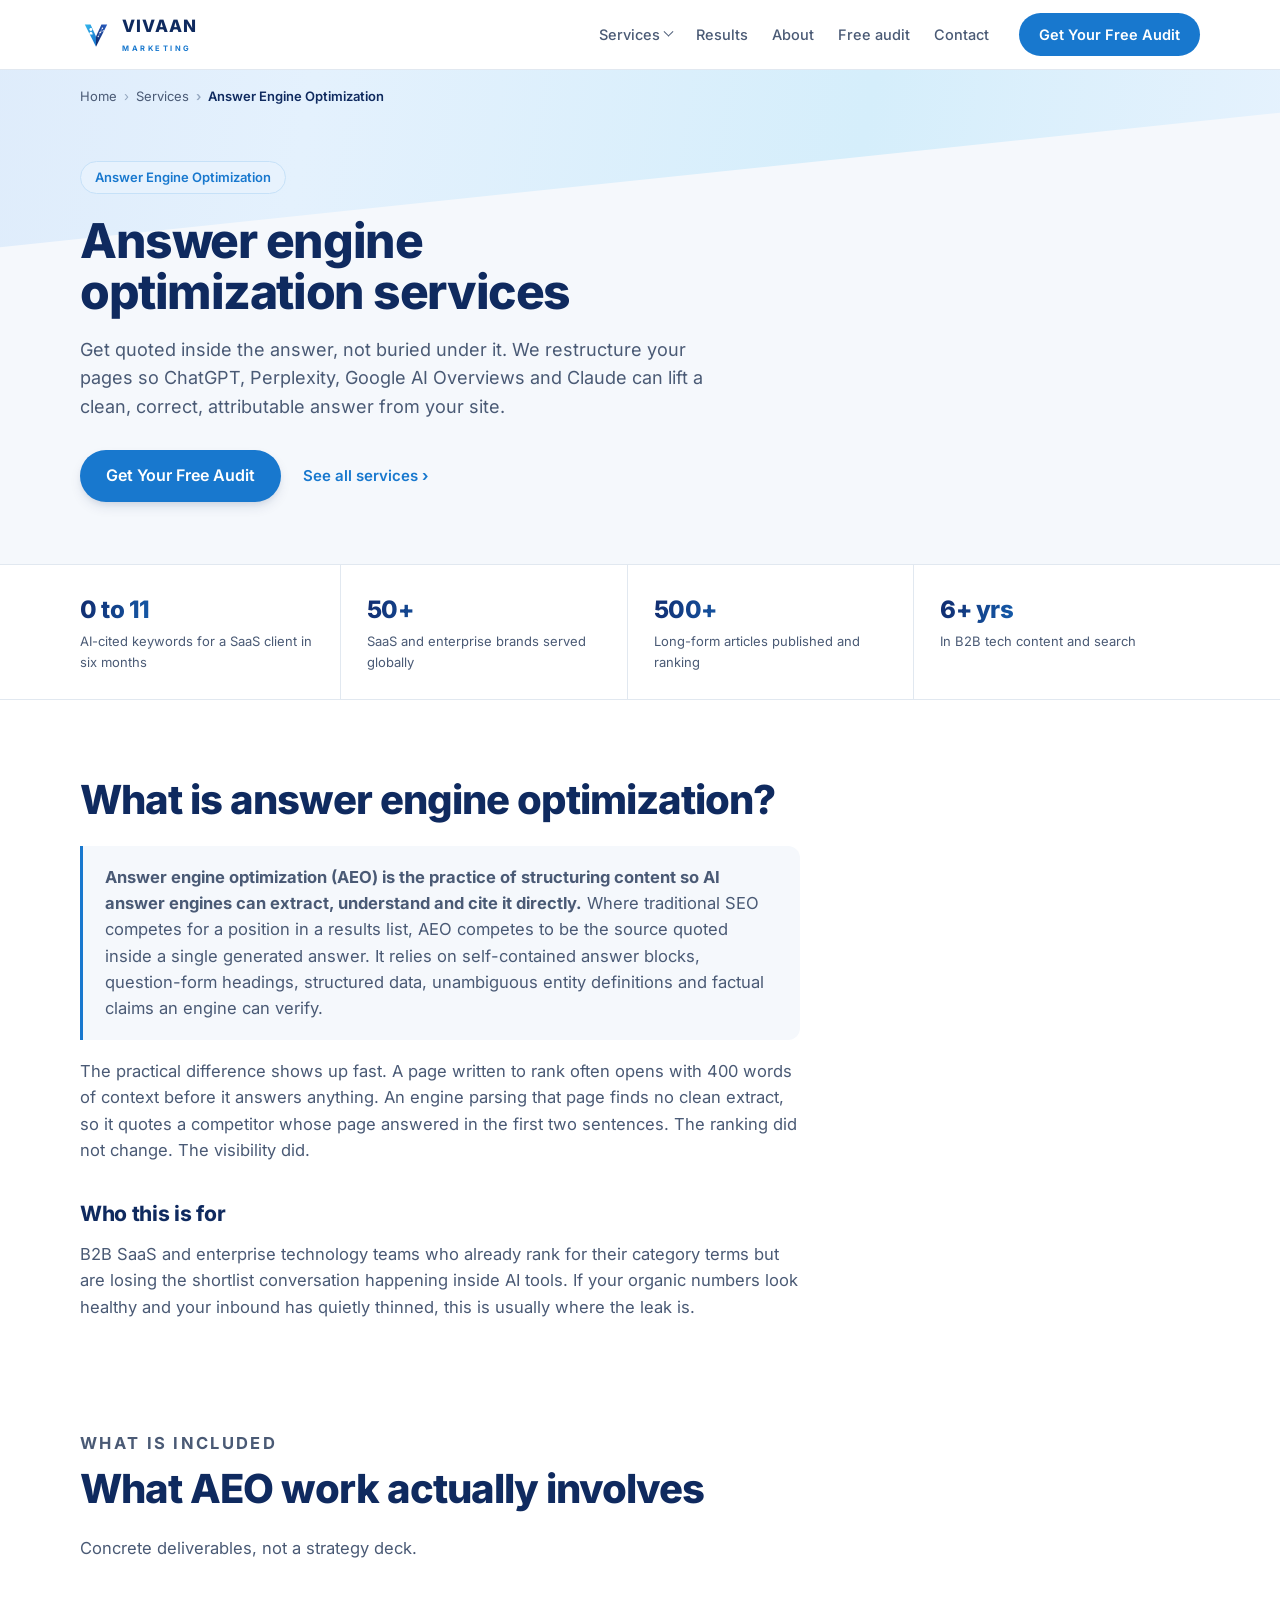
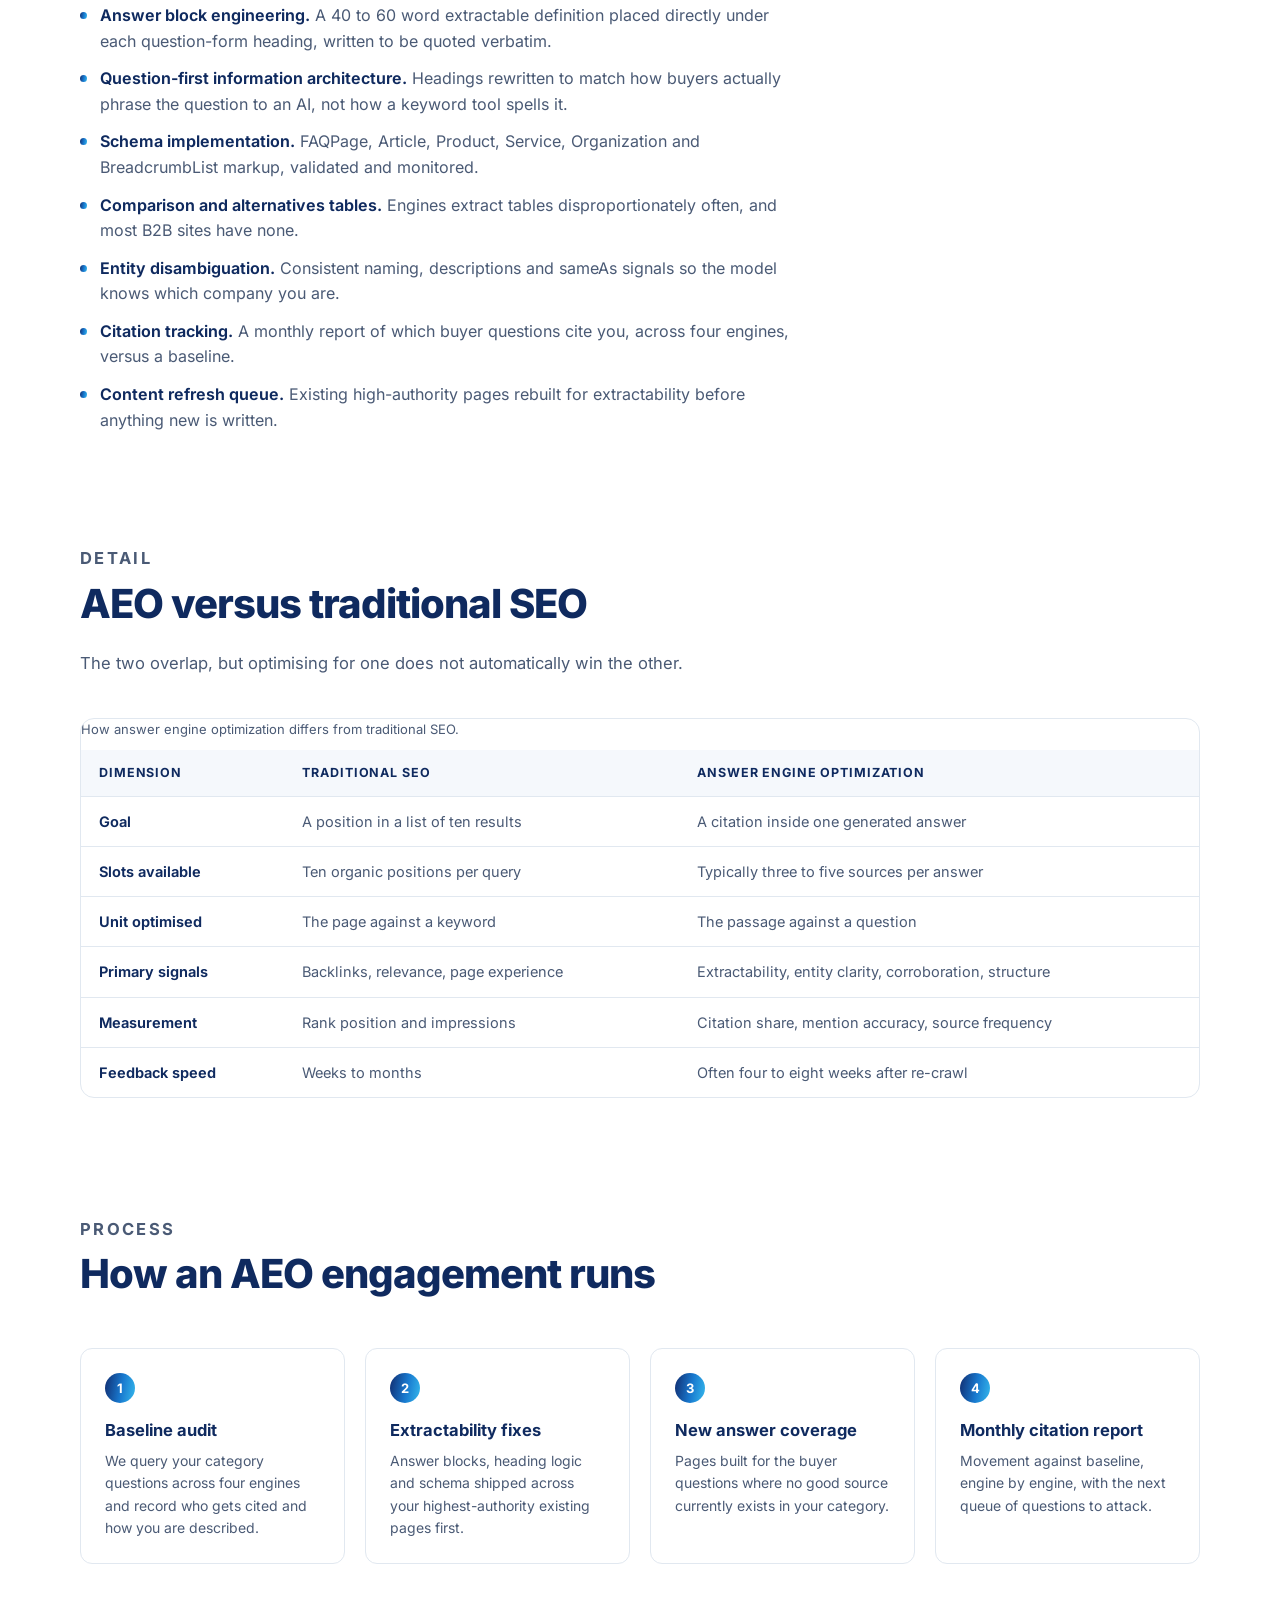
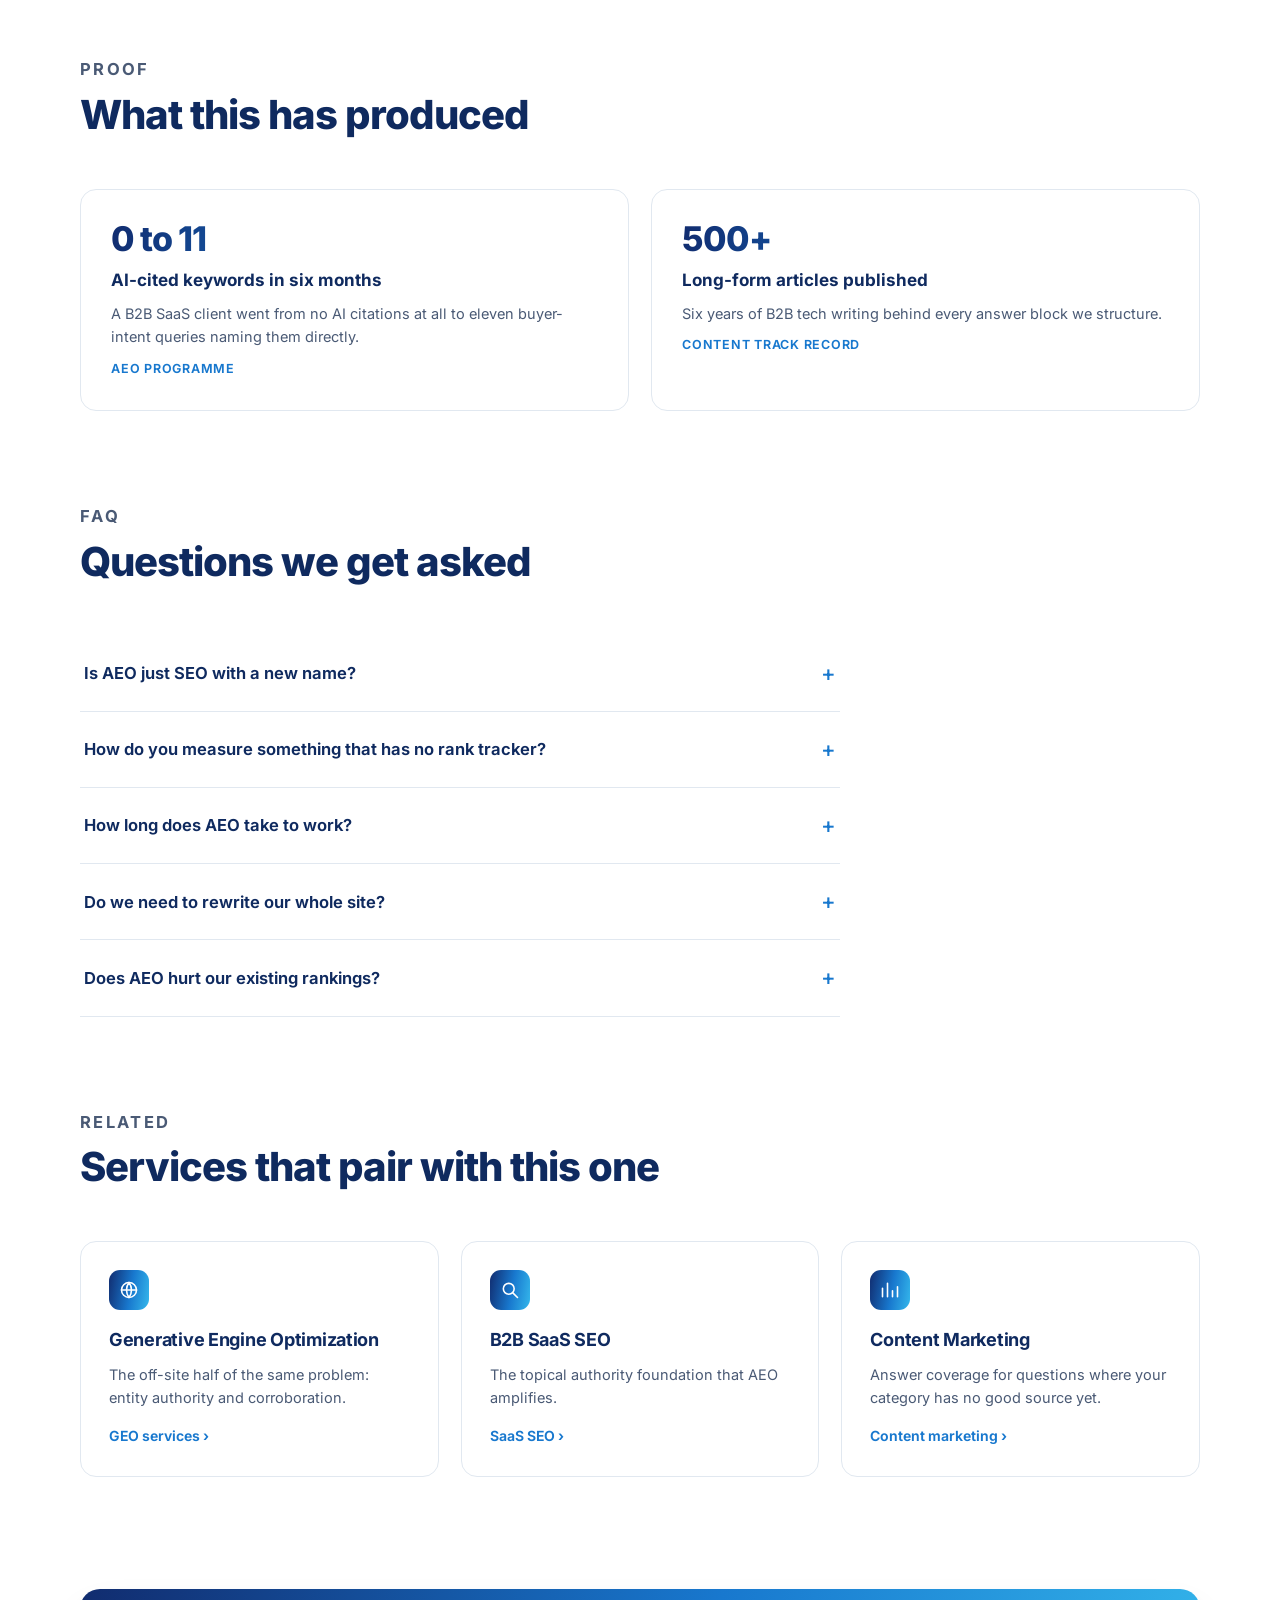
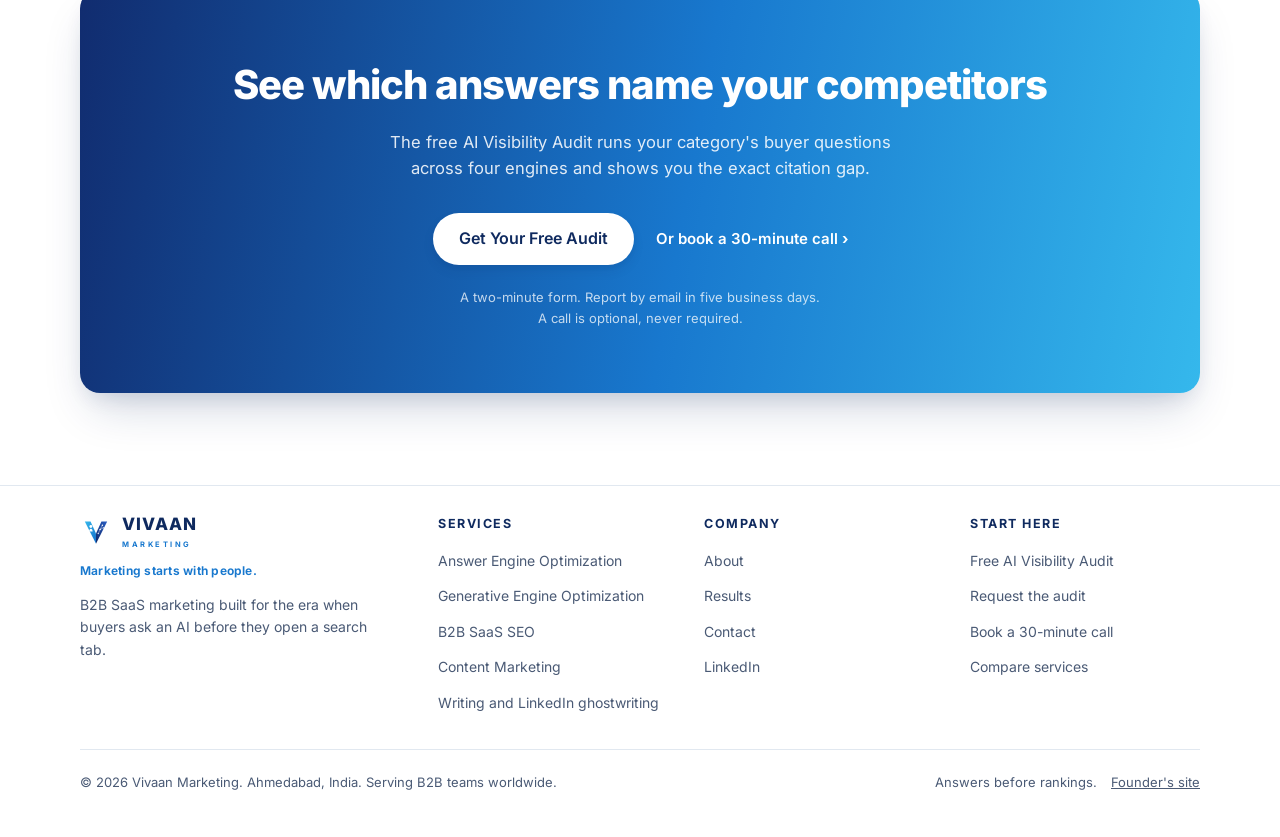
<file: services/answer-engine-optimization/index.html>
<!doctype html>
<html lang="en">
<head>
<meta charset="utf-8">
<meta name="viewport" content="width=device-width, initial-scale=1">
<title>Answer Engine Optimization Services (AEO) for B2B SaaS</title>
<meta name="description" content="AEO services that get your brand quoted in ChatGPT, Perplexity and Google AI Overviews. Answer blocks, schema, entity clarity and citation tracking for B2B SaaS.">
<link rel="canonical" href="https://vivaanmarketing.com/services/answer-engine-optimization/">
<meta name="robots" content="index, follow, max-image-preview:large, max-snippet:-1, max-video-preview:-1">
<link rel="preload" href="/assets/fonts/inter-latin.woff2" as="font" type="font/woff2" crossorigin>
<link rel="stylesheet" href="/assets/site.css">
<link rel="icon" href="/assets/favicon.svg" type="image/svg+xml">
<meta name="theme-color" content="#1878CE">
<meta property="og:site_name" content="Vivaan Marketing">
<meta property="og:title" content="Answer Engine Optimization Services (AEO) for B2B SaaS">
<meta property="og:description" content="AEO services that get your brand quoted in ChatGPT, Perplexity and Google AI Overviews. Answer blocks, schema, entity clarity and citation tracking for B2B SaaS.">
<meta property="og:type" content="website">
<meta property="og:url" content="https://vivaanmarketing.com/services/answer-engine-optimization/">
<meta property="og:image" content="https://vivaanmarketing.com/assets/social-card.jpg">
<meta property="og:image:type" content="image/jpeg">
<meta property="og:image:width" content="1200">
<meta property="og:image:height" content="630">
<meta property="og:image:alt" content="Vivaan Marketing: your buyers ask AI first, make sure it names you">
<meta name="twitter:card" content="summary_large_image">
<meta name="twitter:title" content="Answer Engine Optimization Services (AEO) for B2B SaaS">
<meta name="twitter:description" content="AEO services that get your brand quoted in ChatGPT, Perplexity and Google AI Overviews. Answer blocks, schema, entity clarity and citation tracking for B2B SaaS.">
<meta name="twitter:image" content="https://vivaanmarketing.com/assets/social-card.jpg">
<script type="application/ld+json">{"@context":"https://schema.org","@graph":[{"@type":["ProfessionalService","Organization"],"@id":"https://vivaanmarketing.com/#org","name":"Vivaan Marketing","alternateName":"Vivaan Martech","url":"https://vivaanmarketing.com/","logo":{"@type":"ImageObject","url":"https://vivaanmarketing.com/assets/logo.svg"},"image":"https://vivaanmarketing.com/assets/social-card.jpg","email":"devmurari.sachin87@gmail.com","description":"B2B SaaS marketing agency specialising in AI search visibility. We make brands the source that ChatGPT, Google AI Overviews, Perplexity, Gemini and Claude cite, and back it with SEO, content and LinkedIn programmes.","slogan":"Answers before rankings.","foundingDate":"2024","sameAs":["https://www.linkedin.com/in/vivaan-martech-868863165/","https://sachindevmurari.com"],"address":{"@type":"PostalAddress","addressLocality":"Ahmedabad","addressRegion":"Gujarat","addressCountry":"IN"},"areaServed":[{"@type":"Country","name":"United States"},{"@type":"Country","name":"United Kingdom"},{"@type":"Country","name":"Canada"},{"@type":"Country","name":"Australia"},{"@type":"Country","name":"India"}],"knowsAbout":["Answer Engine Optimization","Generative Engine Optimization","AI search visibility","B2B SaaS SEO","B2B content marketing","LinkedIn personal branding","Topical authority","Schema markup"],"numberOfEmployees":{"@type":"QuantitativeValue","value":6}},{"@type":"WebSite","@id":"https://vivaanmarketing.com/#website","url":"https://vivaanmarketing.com/","name":"Vivaan Marketing","publisher":{"@id":"https://vivaanmarketing.com/#org"},"inLanguage":"en"},{"@type":"WebPage","@id":"https://vivaanmarketing.com/services/answer-engine-optimization/#page","url":"https://vivaanmarketing.com/services/answer-engine-optimization/","name":"Answer Engine Optimization Services (AEO) for B2B SaaS","description":"AEO services that get your brand quoted in ChatGPT, Perplexity and Google AI Overviews. Answer blocks, schema, entity clarity and citation tracking for B2B SaaS.","isPartOf":{"@id":"https://vivaanmarketing.com/#website"},"about":{"@id":"https://vivaanmarketing.com/#org"},"inLanguage":"en"},{"@type":"BreadcrumbList","itemListElement":[{"@type":"ListItem","position":1,"name":"Home","item":"https://vivaanmarketing.com/"},{"@type":"ListItem","position":2,"name":"Services","item":"https://vivaanmarketing.com/services/"},{"@type":"ListItem","position":3,"name":"Answer Engine Optimization","item":"https://vivaanmarketing.com/services/answer-engine-optimization/"}]},{"@type":"Service","@id":"https://vivaanmarketing.com/services/answer-engine-optimization/#service","name":"Answer Engine Optimization","serviceType":"Answer Engine Optimization","description":"Page-level optimisation that makes B2B SaaS content extractable and attributable by AI answer engines including ChatGPT, Perplexity, Google AI Overviews and Claude.","provider":{"@id":"https://vivaanmarketing.com/#org"},"areaServed":{"@type":"Country","name":"United States"},"audience":{"@type":"BusinessAudience","audienceType":"B2B SaaS and enterprise technology companies"},"url":"https://vivaanmarketing.com/services/answer-engine-optimization/"},{"@type":"FAQPage","mainEntity":[{"@type":"Question","name":"Is AEO just SEO with a new name?","acceptedAnswer":{"@type":"Answer","text":"No. They share a foundation of crawlable, credible content, but the optimisation targets differ. SEO optimises a page for a ranking position. AEO optimises a passage for extraction and attribution. Pages that rank first are frequently not the pages that get cited, which is exactly the gap this work closes."}},{"@type":"Question","name":"How do you measure something that has no rank tracker?","acceptedAnswer":{"@type":"Answer","text":"We run a fixed set of your category's buyer questions across ChatGPT, Perplexity, Google AI Overviews and Gemini on a monthly cadence, and record whether you are cited, how you are described, and which competitors appear instead. That gives a baseline and a monthly delta. Answers vary between runs, so we sample repeatedly rather than treating one response as fact."}},{"@type":"Question","name":"How long does AEO take to work?","acceptedAnswer":{"@type":"Answer","text":"Faster than SEO. Because answer engines re-crawl and re-evaluate sources frequently, structural fixes on pages that already carry authority often change citation behaviour within four to eight weeks. Building citations on entirely new topics takes longer, usually one to two quarters."}},{"@type":"Question","name":"Do we need to rewrite our whole site?","acceptedAnswer":{"@type":"Answer","text":"Almost never. We start with the pages that already have authority and traffic, because those get re-crawled most and convert fastest. A typical first phase touches 15 to 30 pages."}},{"@type":"Question","name":"Does AEO hurt our existing rankings?","acceptedAnswer":{"@type":"Answer","text":"It has not in our engagements. Answer blocks, cleaner headings and valid schema align with what search ranking systems already reward. The usual outcome is that both improve."}}]}]}</script>
</head>
<body>
<a class="skip" href="#main">Skip to content</a>
<header class="nav"><div class="nav-inner" id="navInner"><a class="brand" href="/" aria-label="Vivaan Marketing home"><svg viewBox="0 0 200 200" width="32" height="32" aria-hidden="true" focusable="false"><defs><linearGradient id="navGradL" x1="0" y1="0" x2="0.7" y2="1"><stop offset="0" stop-color="#35B8EC"/><stop offset="1" stop-color="#1878CE"/></linearGradient><linearGradient id="navGradR" x1="1" y1="0" x2="0.2" y2="1"><stop offset="0" stop-color="#2A5FC4"/><stop offset="1" stop-color="#112C6F"/></linearGradient></defs><path d="M30 34 L66 34 L100 110 L100 174 Z" fill="url(#navGradL)"/><path d="M170 34 L134 34 L100 110 L100 174 Z" fill="url(#navGradR)"/><circle cx="68" cy="66" r="9" fill="#fff"/><path d="M57 97c0-9.4 4.9-17 11-17s11 7.6 11 17z" fill="#fff"/><g stroke="#fff" stroke-width="2.6" fill="none" stroke-linecap="round"><path d="M140 58 126 84M126 84 114 110M126 84 146 74"/></g><g fill="#fff"><circle cx="140" cy="58" r="4.6"/><circle cx="126" cy="84" r="4.6"/><circle cx="146" cy="74" r="3.4"/><circle cx="114" cy="110" r="4"/></g></svg><span><span class="word">VIVAAN</span><span class="desc">MARKETING</span></span></a><button class="nav-toggle" type="button" aria-expanded="false" aria-controls="navLinks" aria-label="Open menu" id="navToggle"><svg viewBox="0 0 24 24" aria-hidden="true"><path d="M4 7h16M4 12h16M4 17h16"/></svg></button><nav class="nav-links" id="navLinks" aria-label="Primary"><details class="has-sub"><summary>Services</summary><div class="submenu"><a href="/services/">All services<span>The full engagement map</span></a><a href="/services/answer-engine-optimization/">Answer Engine Optimization<span>Get quoted in ChatGPT and Perplexity answers</span></a><a href="/services/generative-engine-optimization/">Generative Engine Optimization<span>Win citations in Google AI Overviews and Gemini</span></a><a href="/services/b2b-saas-seo/">B2B SaaS SEO<span>Topical authority that compounds into pipeline</span></a><a href="/services/content-marketing/">Content Marketing<span>Editorial calendars tied to revenue KPIs</span></a></div></details><a href="/results/">Results</a><a href="/about/">About</a><a href="/free-ai-visibility-audit/">Free audit</a><a href="/contact/">Contact</a></nav><a class="btn" href="/free-ai-visibility-audit/#request">Get Your Free Audit</a></div></header><main id="main">
<div class="page-hero"><div class="container"><div class="crumbs"><ol><li><a href="/">Home</a></li><li><a href="/services/">Services</a></li><li aria-current="page">Answer Engine Optimization</li></ol></div></div><div class="container"><div class="page-hero-inner"><p class="kicker">Answer Engine Optimization</p><h1>Answer engine optimization services</h1><p class="sub">Get quoted inside the answer, not buried under it. We restructure your pages so ChatGPT, Perplexity, Google AI Overviews and Claude can lift a clean, correct, attributable answer from your site.</p><div class="cta-row"><a class="btn big" href="/free-ai-visibility-audit/#request">Get Your Free Audit</a><a class="link-arrow" href="/services/">See all services</a></div></div></div></div><div class="stats"><div class="container"><div class="stats-inner"><div class="stat"><div class="n">0 to 11</div><div class="d">AI-cited keywords for a SaaS client in six months</div></div><div class="stat"><div class="n">50+</div><div class="d">SaaS and enterprise brands served globally</div></div><div class="stat"><div class="n">500+</div><div class="d">Long-form articles published and ranking</div></div><div class="stat"><div class="n">6+ yrs</div><div class="d">In B2B tech content and search</div></div></div></div></div><section class="tight"><div class="container"><div class="prose"><h2>What is answer engine optimization?</h2><p class="answer-first"><strong>Answer engine optimization (AEO) is the practice of structuring content so AI answer engines can extract, understand and cite it directly.</strong> Where traditional SEO competes for a position in a results list, AEO competes to be the source quoted inside a single generated answer. It relies on self-contained answer blocks, question-form headings, structured data, unambiguous entity definitions and factual claims an engine can verify.</p><p>The practical difference shows up fast. A page written to rank often opens with 400 words of context before it answers anything. An engine parsing that page finds no clean extract, so it quotes a competitor whose page answered in the first two sentences. The ranking did not change. The visibility did.</p><h3>Who this is for</h3><p>B2B SaaS and enterprise technology teams who already rank for their category terms but are losing the shortlist conversation happening inside AI tools. If your organic numbers look healthy and your inbound has quietly thinned, this is usually where the leak is.</p></div></div></section><section><div class="container"><div class="sec-head wide"><p class="overline">What is included</p><h2>What AEO work actually involves</h2><p>Concrete deliverables, not a strategy deck.</p></div><div class="prose"><ul><li><span><strong>Answer block engineering.</strong> A 40 to 60 word extractable definition placed directly under each question-form heading, written to be quoted verbatim.</span></li><li><span><strong>Question-first information architecture.</strong> Headings rewritten to match how buyers actually phrase the question to an AI, not how a keyword tool spells it.</span></li><li><span><strong>Schema implementation.</strong> FAQPage, Article, Product, Service, Organization and BreadcrumbList markup, validated and monitored.</span></li><li><span><strong>Comparison and alternatives tables.</strong> Engines extract tables disproportionately often, and most B2B sites have none.</span></li><li><span><strong>Entity disambiguation.</strong> Consistent naming, descriptions and sameAs signals so the model knows which company you are.</span></li><li><span><strong>Citation tracking.</strong> A monthly report of which buyer questions cite you, across four engines, versus a baseline.</span></li><li><span><strong>Content refresh queue.</strong> Existing high-authority pages rebuilt for extractability before anything new is written.</span></li></ul></div></div></section><section><div class="container"><div class="sec-head wide"><p class="overline">Detail</p><h2>AEO versus traditional SEO</h2><p>The two overlap, but optimising for one does not automatically win the other.</p></div><div class="table-wrap"><table><caption>How answer engine optimization differs from traditional SEO.</caption><thead><tr><th>Dimension</th><th>Traditional SEO</th><th>Answer Engine Optimization</th></tr></thead><tbody><tr><td><strong>Goal</strong></td><td>A position in a list of ten results</td><td>A citation inside one generated answer</td></tr><tr><td><strong>Slots available</strong></td><td>Ten organic positions per query</td><td>Typically three to five sources per answer</td></tr><tr><td><strong>Unit optimised</strong></td><td>The page against a keyword</td><td>The passage against a question</td></tr><tr><td><strong>Primary signals</strong></td><td>Backlinks, relevance, page experience</td><td>Extractability, entity clarity, corroboration, structure</td></tr><tr><td><strong>Measurement</strong></td><td>Rank position and impressions</td><td>Citation share, mention accuracy, source frequency</td></tr><tr><td><strong>Feedback speed</strong></td><td>Weeks to months</td><td>Often four to eight weeks after re-crawl</td></tr></tbody></table></div></div></section><section><div class="container"><div class="sec-head"><p class="overline">Process</p><h2>How an AEO engagement runs</h2></div><div class="steps"><div class="step"><span class="num">1</span><h3>Baseline audit</h3><p>We query your category questions across four engines and record who gets cited and how you are described.</p></div><div class="step"><span class="num">2</span><h3>Extractability fixes</h3><p>Answer blocks, heading logic and schema shipped across your highest-authority existing pages first.</p></div><div class="step"><span class="num">3</span><h3>New answer coverage</h3><p>Pages built for the buyer questions where no good source currently exists in your category.</p></div><div class="step"><span class="num">4</span><h3>Monthly citation report</h3><p>Movement against baseline, engine by engine, with the next queue of questions to attack.</p></div></div></div></section><section><div class="container"><div class="sec-head"><p class="overline">Proof</p><h2>What this has produced</h2></div><div class="results"><div class="result"><div class="metric">0 to 11</div><h3>AI-cited keywords in six months</h3><p>A B2B SaaS client went from no AI citations at all to eleven buyer-intent queries naming them directly.</p><span class="who">AEO programme</span></div><div class="result"><div class="metric">500+</div><h3>Long-form articles published</h3><p>Six years of B2B tech writing behind every answer block we structure.</p><span class="who">Content track record</span></div></div></div></section><section><div class="container"><div class="sec-head"><p class="overline">FAQ</p><h2>Questions we get asked</h2></div><div class="faq"><details><summary>Is AEO just SEO with a new name?</summary><div class="ans">No. They share a foundation of crawlable, credible content, but the optimisation targets differ. SEO optimises a page for a ranking position. AEO optimises a passage for extraction and attribution. Pages that rank first are frequently not the pages that get cited, which is exactly the gap this work closes.</div></details><details><summary>How do you measure something that has no rank tracker?</summary><div class="ans">We run a fixed set of your category's buyer questions across ChatGPT, Perplexity, Google AI Overviews and Gemini on a monthly cadence, and record whether you are cited, how you are described, and which competitors appear instead. That gives a baseline and a monthly delta. Answers vary between runs, so we sample repeatedly rather than treating one response as fact.</div></details><details><summary>How long does AEO take to work?</summary><div class="ans">Faster than SEO. Because answer engines re-crawl and re-evaluate sources frequently, structural fixes on pages that already carry authority often change citation behaviour within four to eight weeks. Building citations on entirely new topics takes longer, usually one to two quarters.</div></details><details><summary>Do we need to rewrite our whole site?</summary><div class="ans">Almost never. We start with the pages that already have authority and traffic, because those get re-crawled most and convert fastest. A typical first phase touches 15 to 30 pages.</div></details><details><summary>Does AEO hurt our existing rankings?</summary><div class="ans">It has not in our engagements. Answer blocks, cleaner headings and valid schema align with what search ranking systems already reward. The usual outcome is that both improve.</div></details></div></div></section><section class="end-pad"><div class="container"><div class="sec-head"><p class="overline">Related</p><h2>Services that pair with this one</h2></div><div class="cards"><a class="card" href="/services/generative-engine-optimization/"><span class="chip"><svg viewBox="0 0 24 24" aria-hidden="true" focusable="false"><circle cx="12" cy="12" r="9"/><path d="M3 12h18M12 3a15 15 0 0 1 0 18a15 15 0 0 1 0-18"/></svg></span><h3>Generative Engine Optimization</h3><p>The off-site half of the same problem: entity authority and corroboration.</p><span class="go">GEO services</span></a><a class="card" href="/services/b2b-saas-seo/"><span class="chip"><svg viewBox="0 0 24 24" aria-hidden="true" focusable="false"><circle cx="10.5" cy="10.5" r="6.5"/><path d="M15.4 15.4L21 21"/></svg></span><h3>B2B SaaS SEO</h3><p>The topical authority foundation that AEO amplifies.</p><span class="go">SaaS SEO</span></a><a class="card" href="/services/content-marketing/"><span class="chip"><svg viewBox="0 0 24 24" aria-hidden="true" focusable="false"><path d="M3 20V10M9 20V4M15 20v-7M21 20V8"/></svg></span><h3>Content Marketing</h3><p>Answer coverage for questions where your category has no good source yet.</p><span class="go">Content marketing</span></a></div></div></section><div class="cta"><div class="container"><div class="cta-panel"><h2>See which answers name your competitors</h2><p>The free AI Visibility Audit runs your category's buyer questions across four engines and shows you the exact citation gap.</p><div class="cta-row"><a class="btn big on-grad" href="/free-ai-visibility-audit/#request">Get Your Free Audit</a><a class="link-arrow on-grad" href="https://calendly.com/devmurari-sachin87/new-meeting" rel="noopener">Or book a 30-minute call</a></div><p class="fine">A two-minute form. Report by email in five business days. A call is optional, never required.</p></div></div></div>
</main>
<footer><div class="container"><div class="foot-grid"><div><a class="brand" href="/" aria-label="Vivaan Marketing home"><svg viewBox="0 0 200 200" width="32" height="32" aria-hidden="true" focusable="false"><defs><linearGradient id="footGradL" x1="0" y1="0" x2="0.7" y2="1"><stop offset="0" stop-color="#35B8EC"/><stop offset="1" stop-color="#1878CE"/></linearGradient><linearGradient id="footGradR" x1="1" y1="0" x2="0.2" y2="1"><stop offset="0" stop-color="#2A5FC4"/><stop offset="1" stop-color="#112C6F"/></linearGradient></defs><path d="M30 34 L66 34 L100 110 L100 174 Z" fill="url(#footGradL)"/><path d="M170 34 L134 34 L100 110 L100 174 Z" fill="url(#footGradR)"/><circle cx="68" cy="66" r="9" fill="#fff"/><path d="M57 97c0-9.4 4.9-17 11-17s11 7.6 11 17z" fill="#fff"/><g stroke="#fff" stroke-width="2.6" fill="none" stroke-linecap="round"><path d="M140 58 126 84M126 84 114 110M126 84 146 74"/></g><g fill="#fff"><circle cx="140" cy="58" r="4.6"/><circle cx="126" cy="84" r="4.6"/><circle cx="146" cy="74" r="3.4"/><circle cx="114" cy="110" r="4"/></g></svg><span><span class="word">VIVAAN</span><span class="desc">MARKETING</span></span></a><p class="foot-tag">Marketing starts with people.</p><p class="foot-blurb">B2B SaaS marketing built for the era when buyers ask an AI before they open a search tab.</p></div><div><h4>Services</h4><ul><li><a href="/services/answer-engine-optimization/">Answer Engine Optimization</a></li><li><a href="/services/generative-engine-optimization/">Generative Engine Optimization</a></li><li><a href="/services/b2b-saas-seo/">B2B SaaS SEO</a></li><li><a href="/services/content-marketing/">Content Marketing</a></li><li><a href="https://sachindevmurari.com/services/content-writing.html" rel="noopener">Writing and LinkedIn ghostwriting</a></li></ul></div><div><h4>Company</h4><ul><li><a href="/about/">About</a></li><li><a href="/results/">Results</a></li><li><a href="/contact/">Contact</a></li><li><a href="https://www.linkedin.com/in/vivaan-martech-868863165/" rel="me noopener">LinkedIn</a></li></ul></div><div><h4>Start here</h4><ul><li><a href="/free-ai-visibility-audit/">Free AI Visibility Audit</a></li><li><a href="/free-ai-visibility-audit/#request">Request the audit</a></li><li><a href="https://calendly.com/devmurari-sachin87/new-meeting" rel="noopener">Book a 30-minute call</a></li><li><a href="/services/">Compare services</a></li></ul></div></div><div class="foot-bar"><div class="foot-inner"><span>&copy; 2026 Vivaan Marketing. Ahmedabad, India. Serving B2B teams worldwide.</span><span class="spacer"></span><span>Answers before rankings.</span><span><a href="https://sachindevmurari.com/" rel="noopener">Founder's site</a></span></div></div></div></footer>
<script>(function(){var t=document.getElementById("navToggle"),n=document.getElementById("navInner");t.addEventListener("click",function(){var o=n.classList.toggle("open");t.setAttribute("aria-expanded",o?"true":"false");t.setAttribute("aria-label",o?"Close menu":"Open menu");});})();</script>
</body>
</html>
</file>
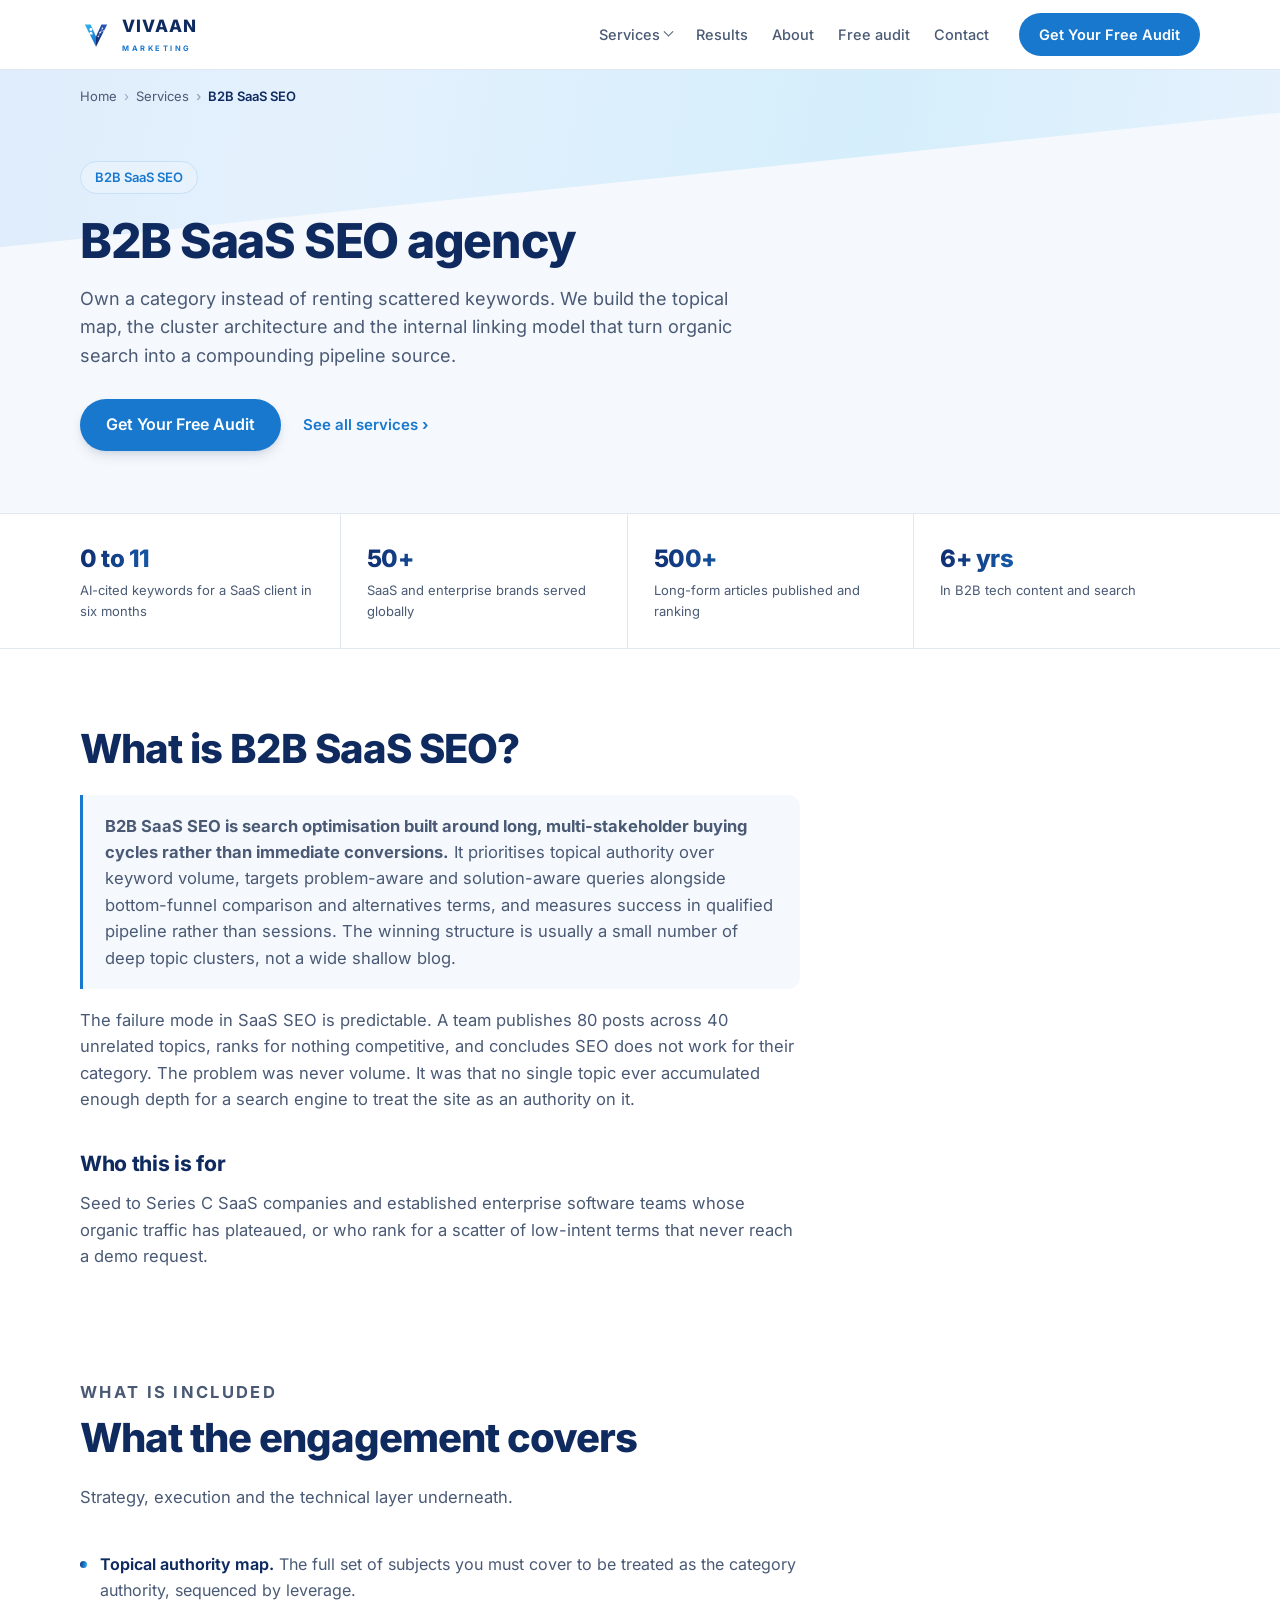
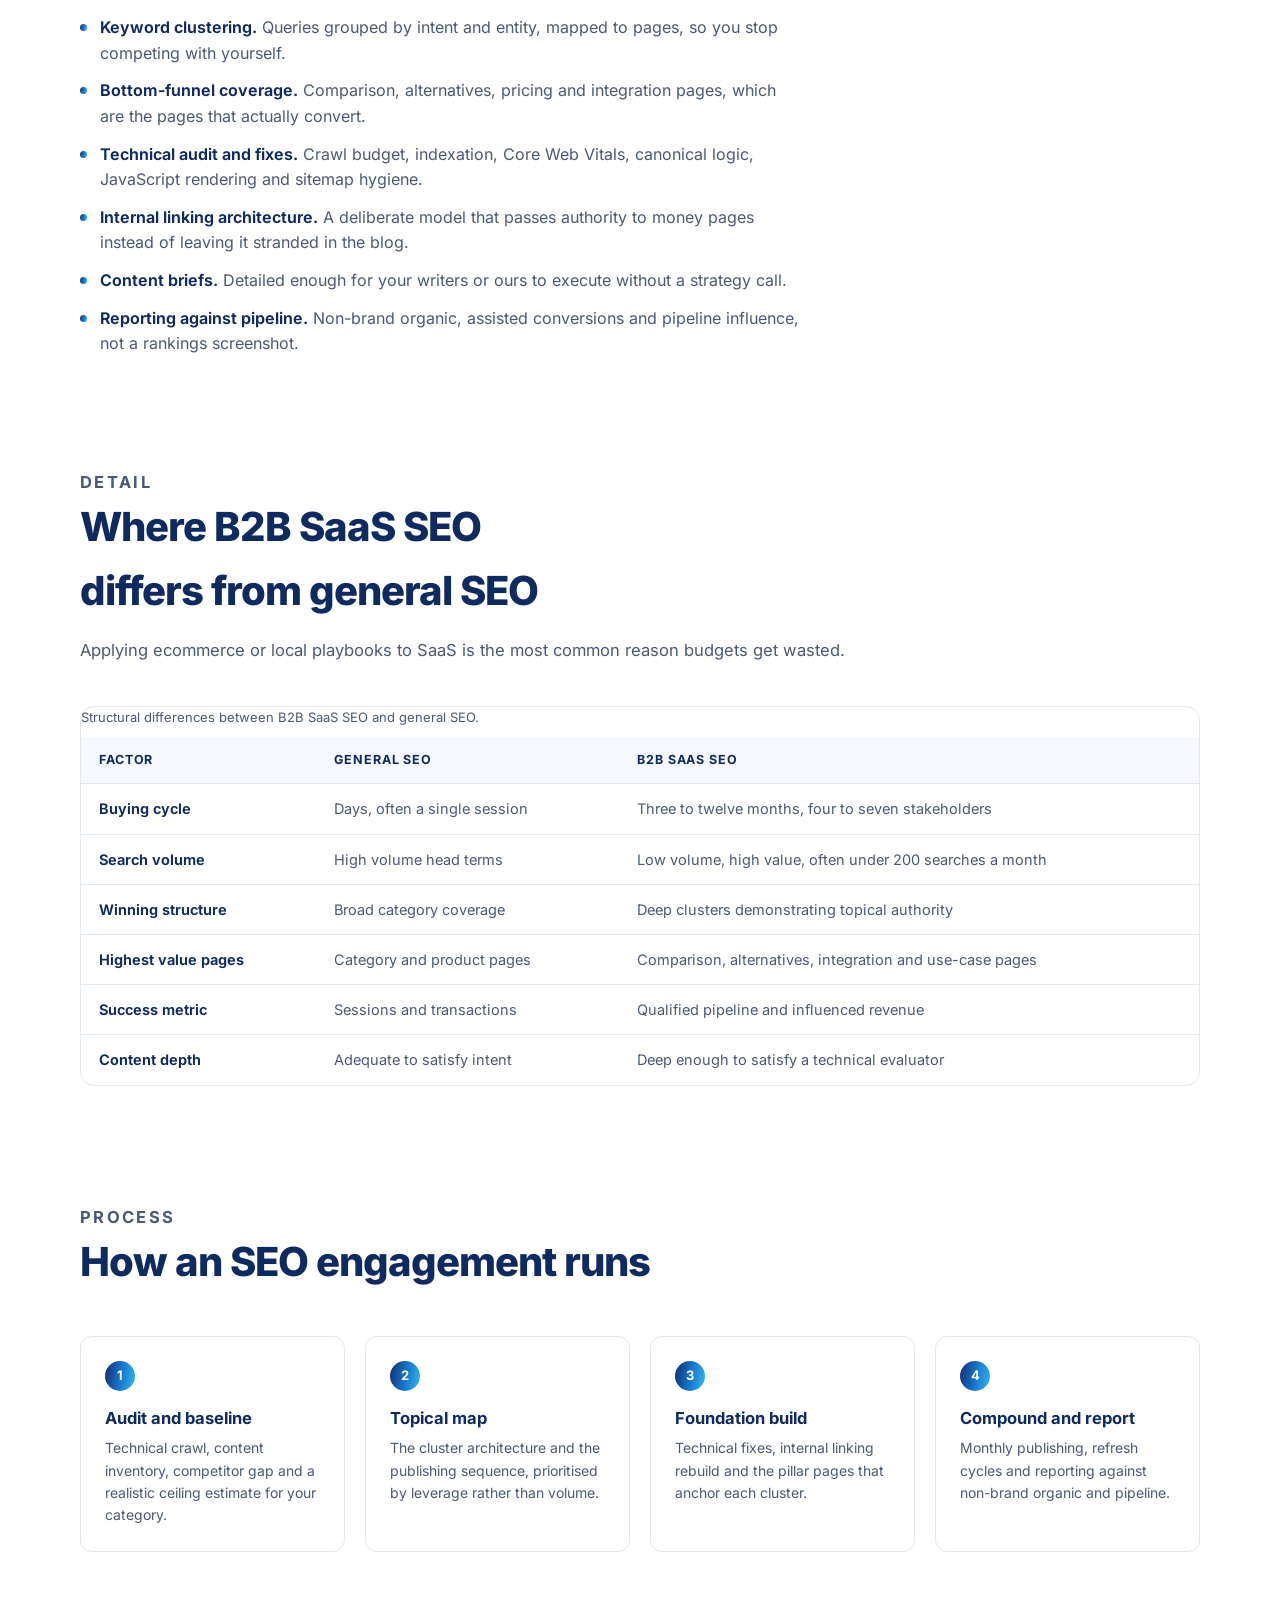
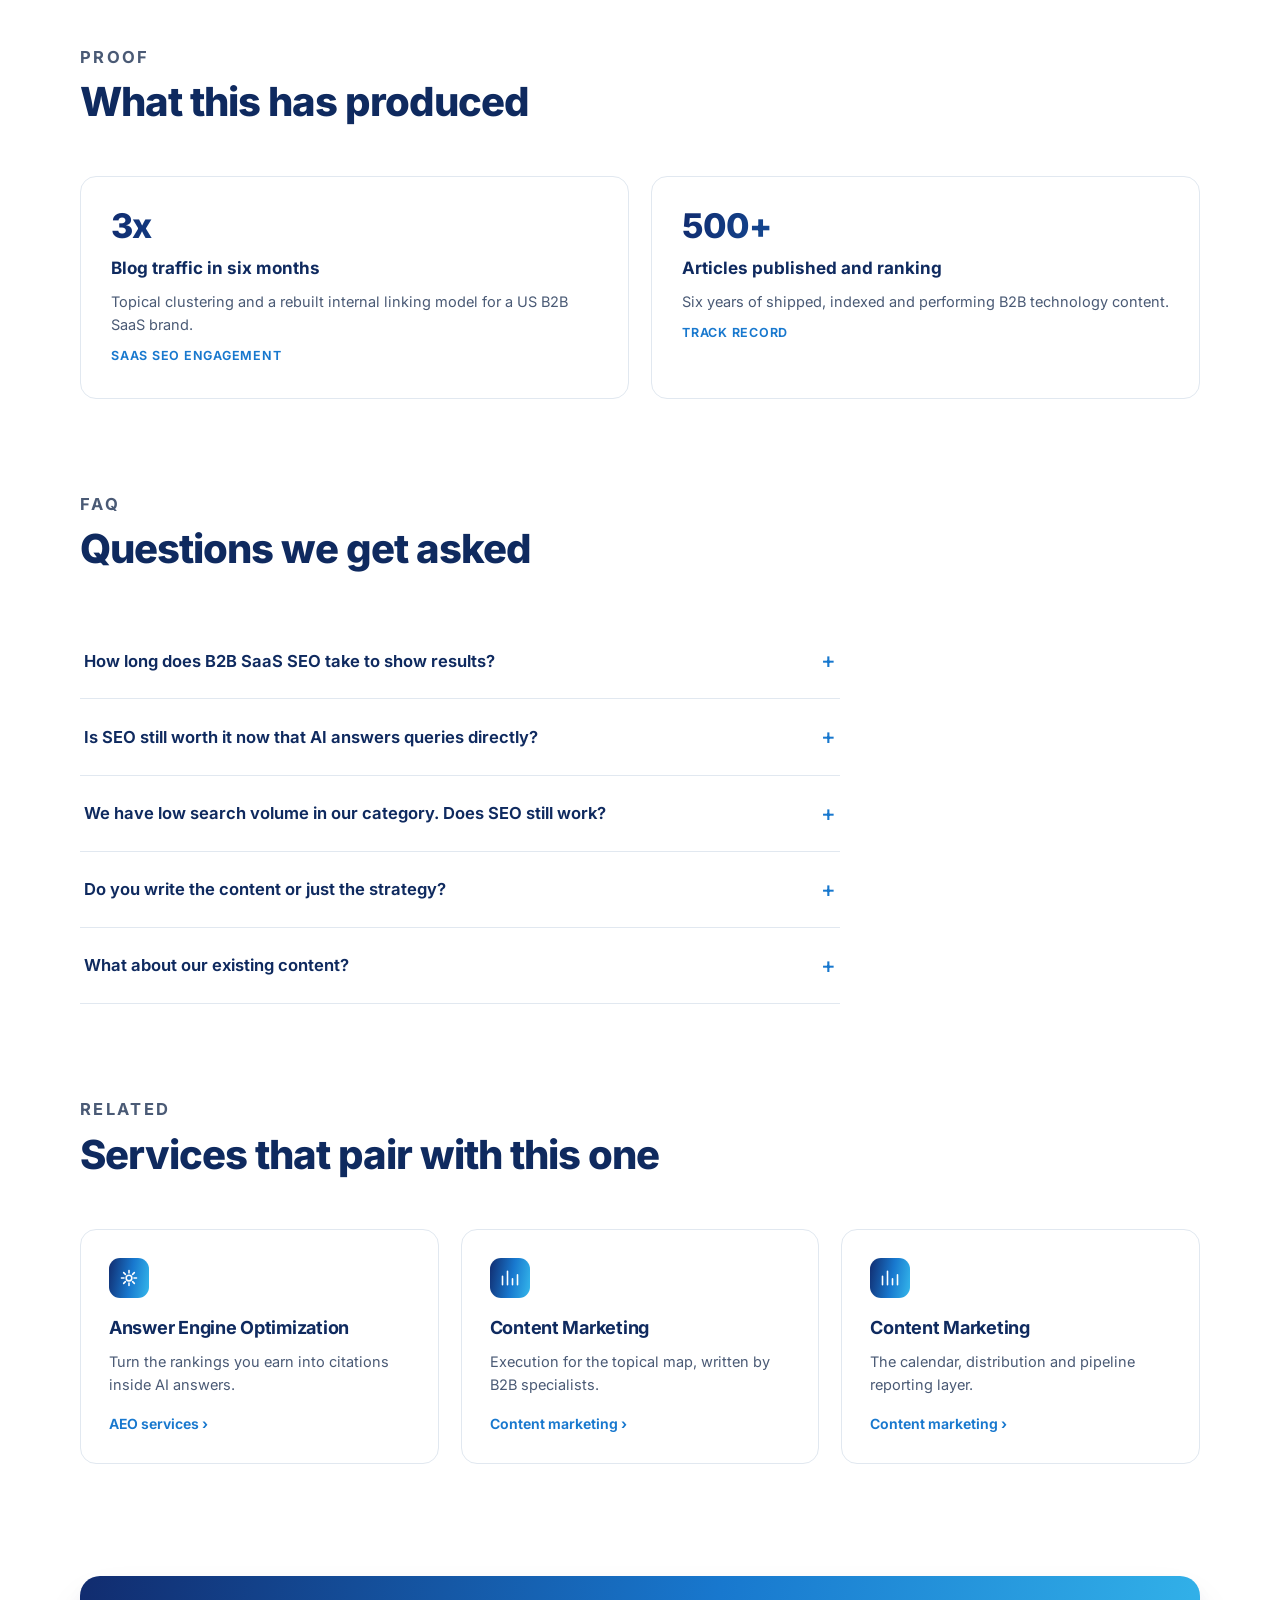
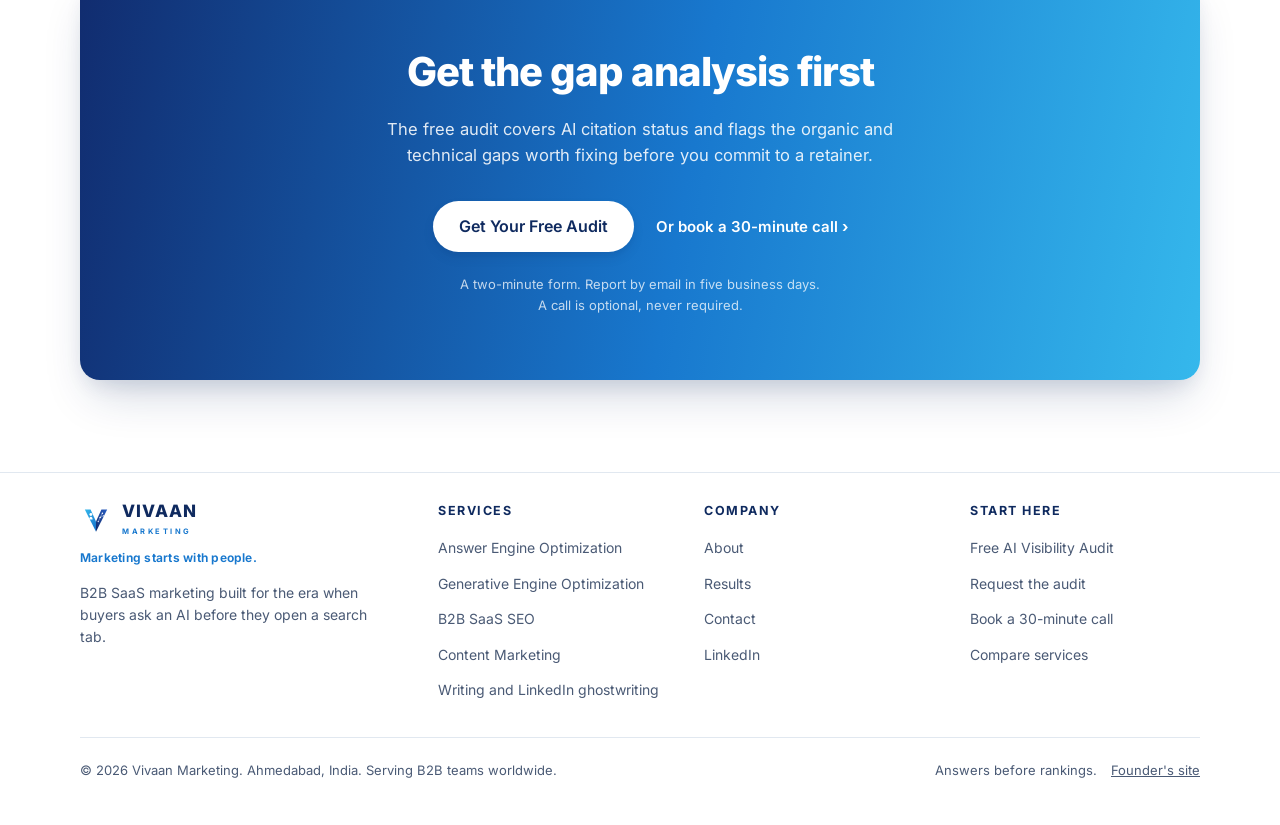
<file: services/b2b-saas-seo/index.html>
<!doctype html>
<html lang="en">
<head>
<meta charset="utf-8">
<meta name="viewport" content="width=device-width, initial-scale=1">
<title>B2B SaaS SEO Agency | Topical Authority and Pipeline Growth</title>
<meta name="description" content="B2B SaaS SEO services: topical authority mapping, keyword clustering, technical fixes and internal linking that compound into qualified pipeline, not vanity traffic.">
<link rel="canonical" href="https://vivaanmarketing.com/services/b2b-saas-seo/">
<meta name="robots" content="index, follow, max-image-preview:large, max-snippet:-1, max-video-preview:-1">
<link rel="preload" href="/assets/fonts/inter-latin.woff2" as="font" type="font/woff2" crossorigin>
<link rel="stylesheet" href="/assets/site.css">
<link rel="icon" href="/assets/favicon.svg" type="image/svg+xml">
<meta name="theme-color" content="#1878CE">
<meta property="og:site_name" content="Vivaan Marketing">
<meta property="og:title" content="B2B SaaS SEO Agency | Topical Authority and Pipeline Growth">
<meta property="og:description" content="B2B SaaS SEO services: topical authority mapping, keyword clustering, technical fixes and internal linking that compound into qualified pipeline, not vanity traffic.">
<meta property="og:type" content="website">
<meta property="og:url" content="https://vivaanmarketing.com/services/b2b-saas-seo/">
<meta property="og:image" content="https://vivaanmarketing.com/assets/social-card.jpg">
<meta property="og:image:type" content="image/jpeg">
<meta property="og:image:width" content="1200">
<meta property="og:image:height" content="630">
<meta property="og:image:alt" content="Vivaan Marketing: your buyers ask AI first, make sure it names you">
<meta name="twitter:card" content="summary_large_image">
<meta name="twitter:title" content="B2B SaaS SEO Agency | Topical Authority and Pipeline Growth">
<meta name="twitter:description" content="B2B SaaS SEO services: topical authority mapping, keyword clustering, technical fixes and internal linking that compound into qualified pipeline, not vanity traffic.">
<meta name="twitter:image" content="https://vivaanmarketing.com/assets/social-card.jpg">
<script type="application/ld+json">{"@context":"https://schema.org","@graph":[{"@type":["ProfessionalService","Organization"],"@id":"https://vivaanmarketing.com/#org","name":"Vivaan Marketing","alternateName":"Vivaan Martech","url":"https://vivaanmarketing.com/","logo":{"@type":"ImageObject","url":"https://vivaanmarketing.com/assets/logo.svg"},"image":"https://vivaanmarketing.com/assets/social-card.jpg","email":"devmurari.sachin87@gmail.com","description":"B2B SaaS marketing agency specialising in AI search visibility. We make brands the source that ChatGPT, Google AI Overviews, Perplexity, Gemini and Claude cite, and back it with SEO, content and LinkedIn programmes.","slogan":"Answers before rankings.","foundingDate":"2024","sameAs":["https://www.linkedin.com/in/vivaan-martech-868863165/","https://sachindevmurari.com"],"address":{"@type":"PostalAddress","addressLocality":"Ahmedabad","addressRegion":"Gujarat","addressCountry":"IN"},"areaServed":[{"@type":"Country","name":"United States"},{"@type":"Country","name":"United Kingdom"},{"@type":"Country","name":"Canada"},{"@type":"Country","name":"Australia"},{"@type":"Country","name":"India"}],"knowsAbout":["Answer Engine Optimization","Generative Engine Optimization","AI search visibility","B2B SaaS SEO","B2B content marketing","LinkedIn personal branding","Topical authority","Schema markup"],"numberOfEmployees":{"@type":"QuantitativeValue","value":6}},{"@type":"WebSite","@id":"https://vivaanmarketing.com/#website","url":"https://vivaanmarketing.com/","name":"Vivaan Marketing","publisher":{"@id":"https://vivaanmarketing.com/#org"},"inLanguage":"en"},{"@type":"WebPage","@id":"https://vivaanmarketing.com/services/b2b-saas-seo/#page","url":"https://vivaanmarketing.com/services/b2b-saas-seo/","name":"B2B SaaS SEO Agency | Topical Authority and Pipeline Growth","description":"B2B SaaS SEO services: topical authority mapping, keyword clustering, technical fixes and internal linking that compound into qualified pipeline, not vanity traffic.","isPartOf":{"@id":"https://vivaanmarketing.com/#website"},"about":{"@id":"https://vivaanmarketing.com/#org"},"inLanguage":"en"},{"@type":"BreadcrumbList","itemListElement":[{"@type":"ListItem","position":1,"name":"Home","item":"https://vivaanmarketing.com/"},{"@type":"ListItem","position":2,"name":"Services","item":"https://vivaanmarketing.com/services/"},{"@type":"ListItem","position":3,"name":"B2B SaaS SEO","item":"https://vivaanmarketing.com/services/b2b-saas-seo/"}]},{"@type":"Service","@id":"https://vivaanmarketing.com/services/b2b-saas-seo/#service","name":"B2B SaaS SEO","serviceType":"Search Engine Optimization","description":"Topical authority mapping, cluster architecture, technical SEO and internal linking for B2B SaaS and enterprise technology companies.","provider":{"@id":"https://vivaanmarketing.com/#org"},"areaServed":{"@type":"Country","name":"United States"},"audience":{"@type":"BusinessAudience","audienceType":"B2B SaaS and enterprise technology companies"},"url":"https://vivaanmarketing.com/services/b2b-saas-seo/"},{"@type":"FAQPage","mainEntity":[{"@type":"Question","name":"How long does B2B SaaS SEO take to show results?","acceptedAnswer":{"@type":"Answer","text":"Expect early movement at three months, meaningful non-brand growth at six, and category authority at twelve to eighteen. Anyone promising a competitive B2B category in ninety days is describing brand-term rankings you already had. Technical fixes and bottom-funnel pages are the fastest wins available."}},{"@type":"Question","name":"Is SEO still worth it now that AI answers queries directly?","acceptedAnswer":{"@type":"Answer","text":"Yes, and increasingly so, because AI engines are largely drawing on the same index. Strong organic authority is a prerequisite for being cited in Google AI Overviews. What has changed is that ranking alone is no longer sufficient, which is why we pair SEO with answer engine optimization rather than selling it alone."}},{"@type":"Question","name":"We have low search volume in our category. Does SEO still work?","acceptedAnswer":{"@type":"Answer","text":"Usually better than in high-volume categories. A term with 90 monthly searches where every searcher is an in-market buyer is worth more than 20,000 searches of undifferentiated traffic. We build around intent quality, and low volume also means less competition to displace."}},{"@type":"Question","name":"Do you write the content or just the strategy?","acceptedAnswer":{"@type":"Answer","text":"Either. Some clients take our briefs and execute in house, others have us write as well. The briefs are built to be executable without a call, so handing them to an internal team is a real option and not a downgrade."}},{"@type":"Question","name":"What about our existing content?","acceptedAnswer":{"@type":"Answer","text":"Refresh before writing. Existing pages that already carry authority and links usually deliver faster gains than new pages, so the first phase is normally a consolidation and refresh pass, including pruning pages that dilute topical focus."}}]}]}</script>
</head>
<body>
<a class="skip" href="#main">Skip to content</a>
<header class="nav"><div class="nav-inner" id="navInner"><a class="brand" href="/" aria-label="Vivaan Marketing home"><svg viewBox="0 0 200 200" width="32" height="32" aria-hidden="true" focusable="false"><defs><linearGradient id="navGradL" x1="0" y1="0" x2="0.7" y2="1"><stop offset="0" stop-color="#35B8EC"/><stop offset="1" stop-color="#1878CE"/></linearGradient><linearGradient id="navGradR" x1="1" y1="0" x2="0.2" y2="1"><stop offset="0" stop-color="#2A5FC4"/><stop offset="1" stop-color="#112C6F"/></linearGradient></defs><path d="M30 34 L66 34 L100 110 L100 174 Z" fill="url(#navGradL)"/><path d="M170 34 L134 34 L100 110 L100 174 Z" fill="url(#navGradR)"/><circle cx="68" cy="66" r="9" fill="#fff"/><path d="M57 97c0-9.4 4.9-17 11-17s11 7.6 11 17z" fill="#fff"/><g stroke="#fff" stroke-width="2.6" fill="none" stroke-linecap="round"><path d="M140 58 126 84M126 84 114 110M126 84 146 74"/></g><g fill="#fff"><circle cx="140" cy="58" r="4.6"/><circle cx="126" cy="84" r="4.6"/><circle cx="146" cy="74" r="3.4"/><circle cx="114" cy="110" r="4"/></g></svg><span><span class="word">VIVAAN</span><span class="desc">MARKETING</span></span></a><button class="nav-toggle" type="button" aria-expanded="false" aria-controls="navLinks" aria-label="Open menu" id="navToggle"><svg viewBox="0 0 24 24" aria-hidden="true"><path d="M4 7h16M4 12h16M4 17h16"/></svg></button><nav class="nav-links" id="navLinks" aria-label="Primary"><details class="has-sub"><summary>Services</summary><div class="submenu"><a href="/services/">All services<span>The full engagement map</span></a><a href="/services/answer-engine-optimization/">Answer Engine Optimization<span>Get quoted in ChatGPT and Perplexity answers</span></a><a href="/services/generative-engine-optimization/">Generative Engine Optimization<span>Win citations in Google AI Overviews and Gemini</span></a><a href="/services/b2b-saas-seo/">B2B SaaS SEO<span>Topical authority that compounds into pipeline</span></a><a href="/services/content-marketing/">Content Marketing<span>Editorial calendars tied to revenue KPIs</span></a></div></details><a href="/results/">Results</a><a href="/about/">About</a><a href="/free-ai-visibility-audit/">Free audit</a><a href="/contact/">Contact</a></nav><a class="btn" href="/free-ai-visibility-audit/#request">Get Your Free Audit</a></div></header><main id="main">
<div class="page-hero"><div class="container"><div class="crumbs"><ol><li><a href="/">Home</a></li><li><a href="/services/">Services</a></li><li aria-current="page">B2B SaaS SEO</li></ol></div></div><div class="container"><div class="page-hero-inner"><p class="kicker">B2B SaaS SEO</p><h1>B2B SaaS SEO agency</h1><p class="sub">Own a category instead of renting scattered keywords. We build the topical map, the cluster architecture and the internal linking model that turn organic search into a compounding pipeline source.</p><div class="cta-row"><a class="btn big" href="/free-ai-visibility-audit/#request">Get Your Free Audit</a><a class="link-arrow" href="/services/">See all services</a></div></div></div></div><div class="stats"><div class="container"><div class="stats-inner"><div class="stat"><div class="n">0 to 11</div><div class="d">AI-cited keywords for a SaaS client in six months</div></div><div class="stat"><div class="n">50+</div><div class="d">SaaS and enterprise brands served globally</div></div><div class="stat"><div class="n">500+</div><div class="d">Long-form articles published and ranking</div></div><div class="stat"><div class="n">6+ yrs</div><div class="d">In B2B tech content and search</div></div></div></div></div><section class="tight"><div class="container"><div class="prose"><h2>What is B2B SaaS SEO?</h2><p class="answer-first"><strong>B2B SaaS SEO is search optimisation built around long, multi-stakeholder buying cycles rather than immediate conversions.</strong> It prioritises topical authority over keyword volume, targets problem-aware and solution-aware queries alongside bottom-funnel comparison and alternatives terms, and measures success in qualified pipeline rather than sessions. The winning structure is usually a small number of deep topic clusters, not a wide shallow blog.</p><p>The failure mode in SaaS SEO is predictable. A team publishes 80 posts across 40 unrelated topics, ranks for nothing competitive, and concludes SEO does not work for their category. The problem was never volume. It was that no single topic ever accumulated enough depth for a search engine to treat the site as an authority on it.</p><h3>Who this is for</h3><p>Seed to Series C SaaS companies and established enterprise software teams whose organic traffic has plateaued, or who rank for a scatter of low-intent terms that never reach a demo request.</p></div></div></section><section><div class="container"><div class="sec-head wide"><p class="overline">What is included</p><h2>What the engagement covers</h2><p>Strategy, execution and the technical layer underneath.</p></div><div class="prose"><ul><li><span><strong>Topical authority map.</strong> The full set of subjects you must cover to be treated as the category authority, sequenced by leverage.</span></li><li><span><strong>Keyword clustering.</strong> Queries grouped by intent and entity, mapped to pages, so you stop competing with yourself.</span></li><li><span><strong>Bottom-funnel coverage.</strong> Comparison, alternatives, pricing and integration pages, which are the pages that actually convert.</span></li><li><span><strong>Technical audit and fixes.</strong> Crawl budget, indexation, Core Web Vitals, canonical logic, JavaScript rendering and sitemap hygiene.</span></li><li><span><strong>Internal linking architecture.</strong> A deliberate model that passes authority to money pages instead of leaving it stranded in the blog.</span></li><li><span><strong>Content briefs.</strong> Detailed enough for your writers or ours to execute without a strategy call.</span></li><li><span><strong>Reporting against pipeline.</strong> Non-brand organic, assisted conversions and pipeline influence, not a rankings screenshot.</span></li></ul></div></div></section><section><div class="container"><div class="sec-head wide"><p class="overline">Detail</p><h2>Where B2B SaaS SEO differs from general SEO</h2><p>Applying ecommerce or local playbooks to SaaS is the most common reason budgets get wasted.</p></div><div class="table-wrap"><table><caption>Structural differences between B2B SaaS SEO and general SEO.</caption><thead><tr><th>Factor</th><th>General SEO</th><th>B2B SaaS SEO</th></tr></thead><tbody><tr><td><strong>Buying cycle</strong></td><td>Days, often a single session</td><td>Three to twelve months, four to seven stakeholders</td></tr><tr><td><strong>Search volume</strong></td><td>High volume head terms</td><td>Low volume, high value, often under 200 searches a month</td></tr><tr><td><strong>Winning structure</strong></td><td>Broad category coverage</td><td>Deep clusters demonstrating topical authority</td></tr><tr><td><strong>Highest value pages</strong></td><td>Category and product pages</td><td>Comparison, alternatives, integration and use-case pages</td></tr><tr><td><strong>Success metric</strong></td><td>Sessions and transactions</td><td>Qualified pipeline and influenced revenue</td></tr><tr><td><strong>Content depth</strong></td><td>Adequate to satisfy intent</td><td>Deep enough to satisfy a technical evaluator</td></tr></tbody></table></div></div></section><section><div class="container"><div class="sec-head"><p class="overline">Process</p><h2>How an SEO engagement runs</h2></div><div class="steps"><div class="step"><span class="num">1</span><h3>Audit and baseline</h3><p>Technical crawl, content inventory, competitor gap and a realistic ceiling estimate for your category.</p></div><div class="step"><span class="num">2</span><h3>Topical map</h3><p>The cluster architecture and the publishing sequence, prioritised by leverage rather than volume.</p></div><div class="step"><span class="num">3</span><h3>Foundation build</h3><p>Technical fixes, internal linking rebuild and the pillar pages that anchor each cluster.</p></div><div class="step"><span class="num">4</span><h3>Compound and report</h3><p>Monthly publishing, refresh cycles and reporting against non-brand organic and pipeline.</p></div></div></div></section><section><div class="container"><div class="sec-head"><p class="overline">Proof</p><h2>What this has produced</h2></div><div class="results"><div class="result"><div class="metric">3x</div><h3>Blog traffic in six months</h3><p>Topical clustering and a rebuilt internal linking model for a US B2B SaaS brand.</p><span class="who">SaaS SEO engagement</span></div><div class="result"><div class="metric">500+</div><h3>Articles published and ranking</h3><p>Six years of shipped, indexed and performing B2B technology content.</p><span class="who">Track record</span></div></div></div></section><section><div class="container"><div class="sec-head"><p class="overline">FAQ</p><h2>Questions we get asked</h2></div><div class="faq"><details><summary>How long does B2B SaaS SEO take to show results?</summary><div class="ans">Expect early movement at three months, meaningful non-brand growth at six, and category authority at twelve to eighteen. Anyone promising a competitive B2B category in ninety days is describing brand-term rankings you already had. Technical fixes and bottom-funnel pages are the fastest wins available.</div></details><details><summary>Is SEO still worth it now that AI answers queries directly?</summary><div class="ans">Yes, and increasingly so, because AI engines are largely drawing on the same index. Strong organic authority is a prerequisite for being cited in Google AI Overviews. What has changed is that ranking alone is no longer sufficient, which is why we pair SEO with answer engine optimization rather than selling it alone.</div></details><details><summary>We have low search volume in our category. Does SEO still work?</summary><div class="ans">Usually better than in high-volume categories. A term with 90 monthly searches where every searcher is an in-market buyer is worth more than 20,000 searches of undifferentiated traffic. We build around intent quality, and low volume also means less competition to displace.</div></details><details><summary>Do you write the content or just the strategy?</summary><div class="ans">Either. Some clients take our briefs and execute in house, others have us write as well. The briefs are built to be executable without a call, so handing them to an internal team is a real option and not a downgrade.</div></details><details><summary>What about our existing content?</summary><div class="ans">Refresh before writing. Existing pages that already carry authority and links usually deliver faster gains than new pages, so the first phase is normally a consolidation and refresh pass, including pruning pages that dilute topical focus.</div></details></div></div></section><section class="end-pad"><div class="container"><div class="sec-head"><p class="overline">Related</p><h2>Services that pair with this one</h2></div><div class="cards"><a class="card" href="/services/answer-engine-optimization/"><span class="chip"><svg viewBox="0 0 24 24" aria-hidden="true" focusable="false"><path d="M12 3v3M12 18v3M3 12h3M18 12h3M5.6 5.6l2.1 2.1M16.3 16.3l2.1 2.1M18.4 5.6l-2.1 2.1M7.7 16.3l-2.1 2.1"/><circle cx="12" cy="12" r="3.4"/></svg></span><h3>Answer Engine Optimization</h3><p>Turn the rankings you earn into citations inside AI answers.</p><span class="go">AEO services</span></a><a class="card" href="/services/content-marketing/"><span class="chip"><svg viewBox="0 0 24 24" aria-hidden="true" focusable="false"><path d="M3 20V10M9 20V4M15 20v-7M21 20V8"/></svg></span><h3>Content Marketing</h3><p>Execution for the topical map, written by B2B specialists.</p><span class="go">Content marketing</span></a><a class="card" href="/services/content-marketing/"><span class="chip"><svg viewBox="0 0 24 24" aria-hidden="true" focusable="false"><path d="M3 20V10M9 20V4M15 20v-7M21 20V8"/></svg></span><h3>Content Marketing</h3><p>The calendar, distribution and pipeline reporting layer.</p><span class="go">Content marketing</span></a></div></div></section><div class="cta"><div class="container"><div class="cta-panel"><h2>Get the gap analysis first</h2><p>The free audit covers AI citation status and flags the organic and technical gaps worth fixing before you commit to a retainer.</p><div class="cta-row"><a class="btn big on-grad" href="/free-ai-visibility-audit/#request">Get Your Free Audit</a><a class="link-arrow on-grad" href="https://calendly.com/devmurari-sachin87/new-meeting" rel="noopener">Or book a 30-minute call</a></div><p class="fine">A two-minute form. Report by email in five business days. A call is optional, never required.</p></div></div></div>
</main>
<footer><div class="container"><div class="foot-grid"><div><a class="brand" href="/" aria-label="Vivaan Marketing home"><svg viewBox="0 0 200 200" width="32" height="32" aria-hidden="true" focusable="false"><defs><linearGradient id="footGradL" x1="0" y1="0" x2="0.7" y2="1"><stop offset="0" stop-color="#35B8EC"/><stop offset="1" stop-color="#1878CE"/></linearGradient><linearGradient id="footGradR" x1="1" y1="0" x2="0.2" y2="1"><stop offset="0" stop-color="#2A5FC4"/><stop offset="1" stop-color="#112C6F"/></linearGradient></defs><path d="M30 34 L66 34 L100 110 L100 174 Z" fill="url(#footGradL)"/><path d="M170 34 L134 34 L100 110 L100 174 Z" fill="url(#footGradR)"/><circle cx="68" cy="66" r="9" fill="#fff"/><path d="M57 97c0-9.4 4.9-17 11-17s11 7.6 11 17z" fill="#fff"/><g stroke="#fff" stroke-width="2.6" fill="none" stroke-linecap="round"><path d="M140 58 126 84M126 84 114 110M126 84 146 74"/></g><g fill="#fff"><circle cx="140" cy="58" r="4.6"/><circle cx="126" cy="84" r="4.6"/><circle cx="146" cy="74" r="3.4"/><circle cx="114" cy="110" r="4"/></g></svg><span><span class="word">VIVAAN</span><span class="desc">MARKETING</span></span></a><p class="foot-tag">Marketing starts with people.</p><p class="foot-blurb">B2B SaaS marketing built for the era when buyers ask an AI before they open a search tab.</p></div><div><h4>Services</h4><ul><li><a href="/services/answer-engine-optimization/">Answer Engine Optimization</a></li><li><a href="/services/generative-engine-optimization/">Generative Engine Optimization</a></li><li><a href="/services/b2b-saas-seo/">B2B SaaS SEO</a></li><li><a href="/services/content-marketing/">Content Marketing</a></li><li><a href="https://sachindevmurari.com/services/content-writing.html" rel="noopener">Writing and LinkedIn ghostwriting</a></li></ul></div><div><h4>Company</h4><ul><li><a href="/about/">About</a></li><li><a href="/results/">Results</a></li><li><a href="/contact/">Contact</a></li><li><a href="https://www.linkedin.com/in/vivaan-martech-868863165/" rel="me noopener">LinkedIn</a></li></ul></div><div><h4>Start here</h4><ul><li><a href="/free-ai-visibility-audit/">Free AI Visibility Audit</a></li><li><a href="/free-ai-visibility-audit/#request">Request the audit</a></li><li><a href="https://calendly.com/devmurari-sachin87/new-meeting" rel="noopener">Book a 30-minute call</a></li><li><a href="/services/">Compare services</a></li></ul></div></div><div class="foot-bar"><div class="foot-inner"><span>&copy; 2026 Vivaan Marketing. Ahmedabad, India. Serving B2B teams worldwide.</span><span class="spacer"></span><span>Answers before rankings.</span><span><a href="https://sachindevmurari.com/" rel="noopener">Founder's site</a></span></div></div></div></footer>
<script>(function(){var t=document.getElementById("navToggle"),n=document.getElementById("navInner");t.addEventListener("click",function(){var o=n.classList.toggle("open");t.setAttribute("aria-expanded",o?"true":"false");t.setAttribute("aria-label",o?"Close menu":"Open menu");});})();</script>
</body>
</html>
</file>
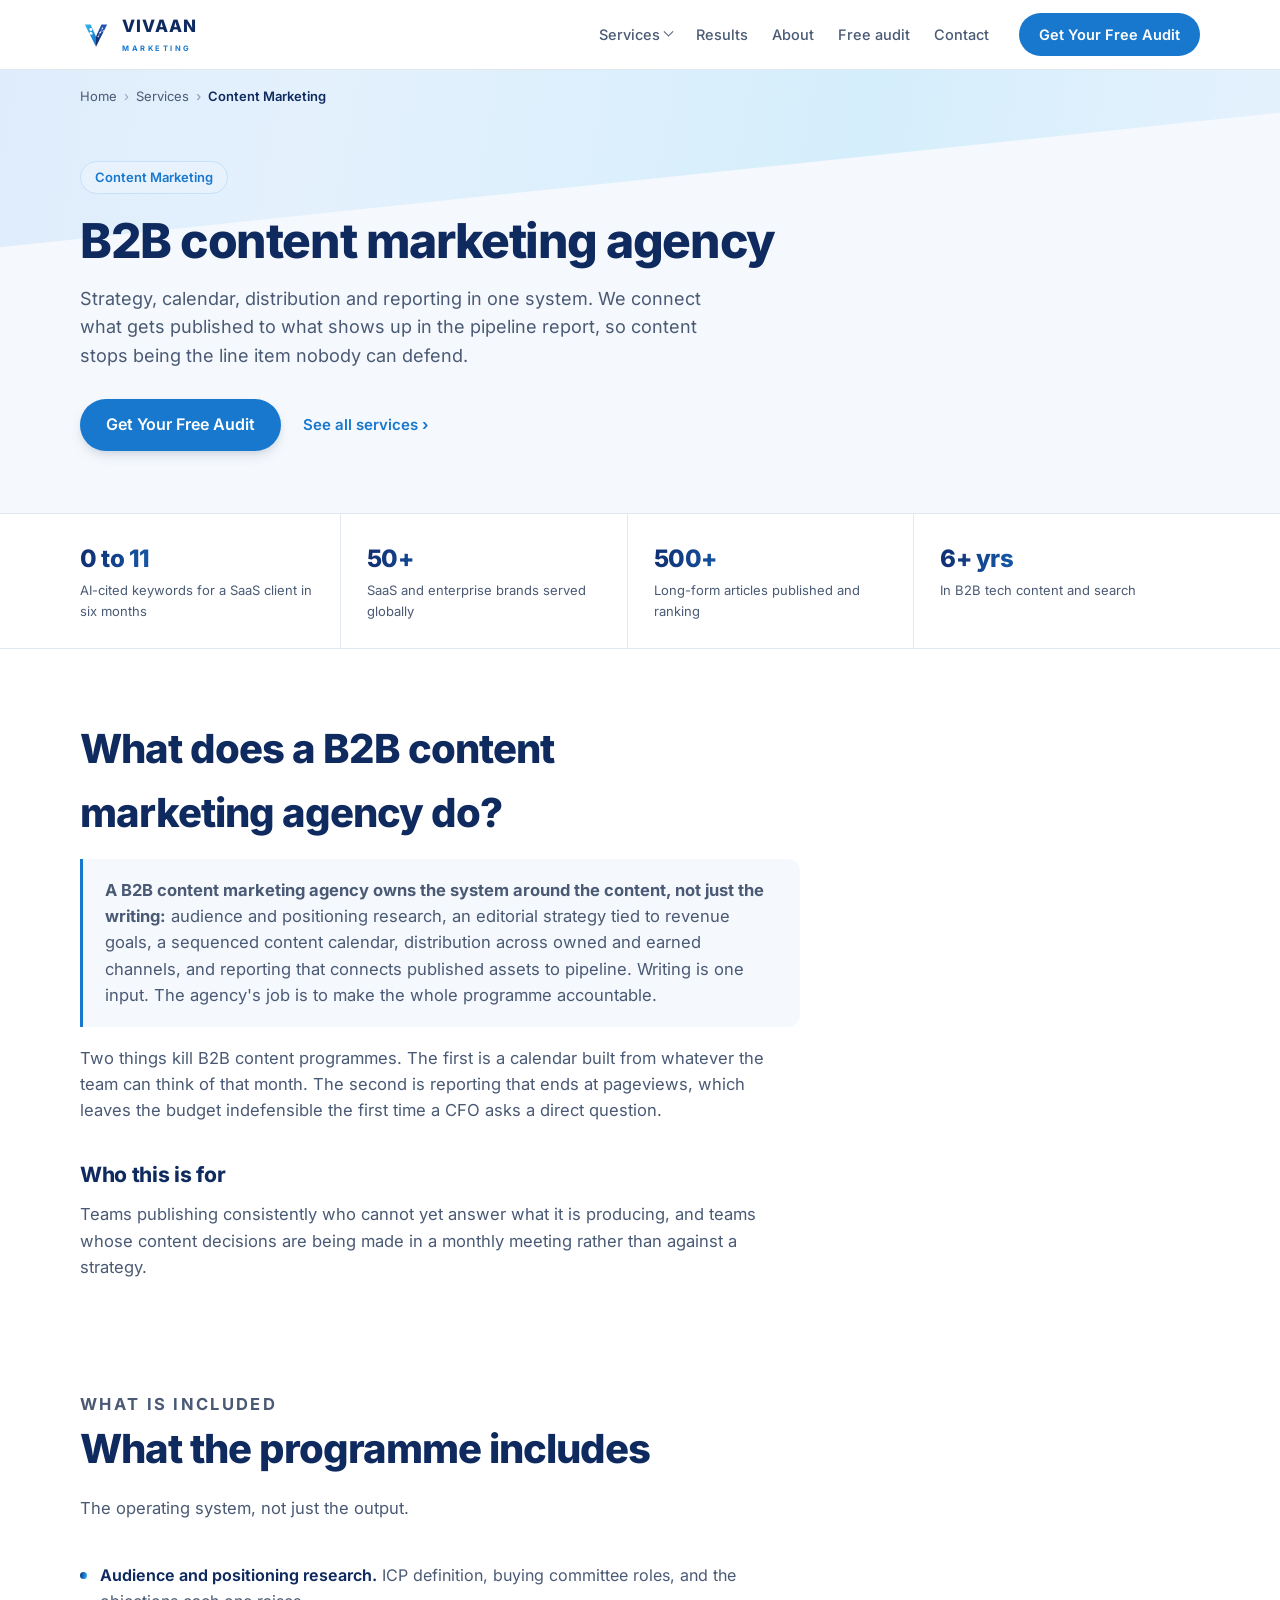
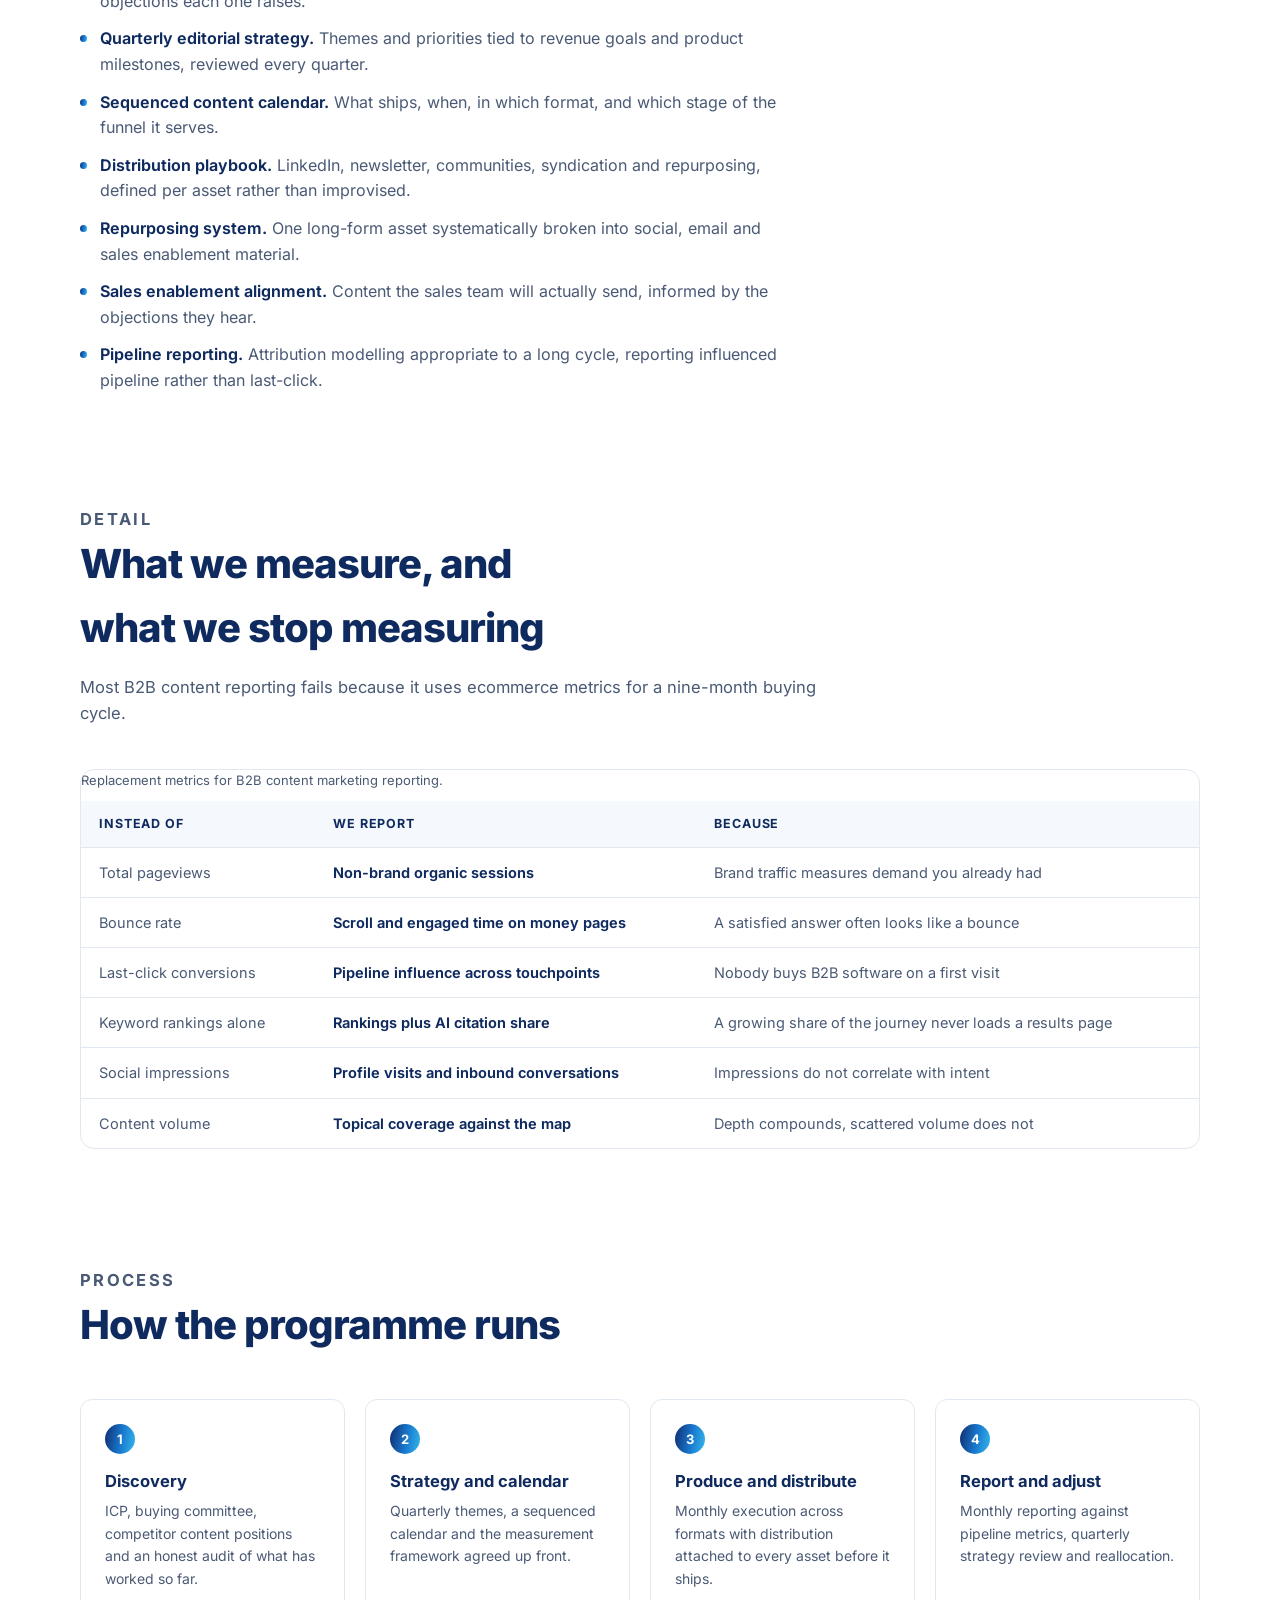
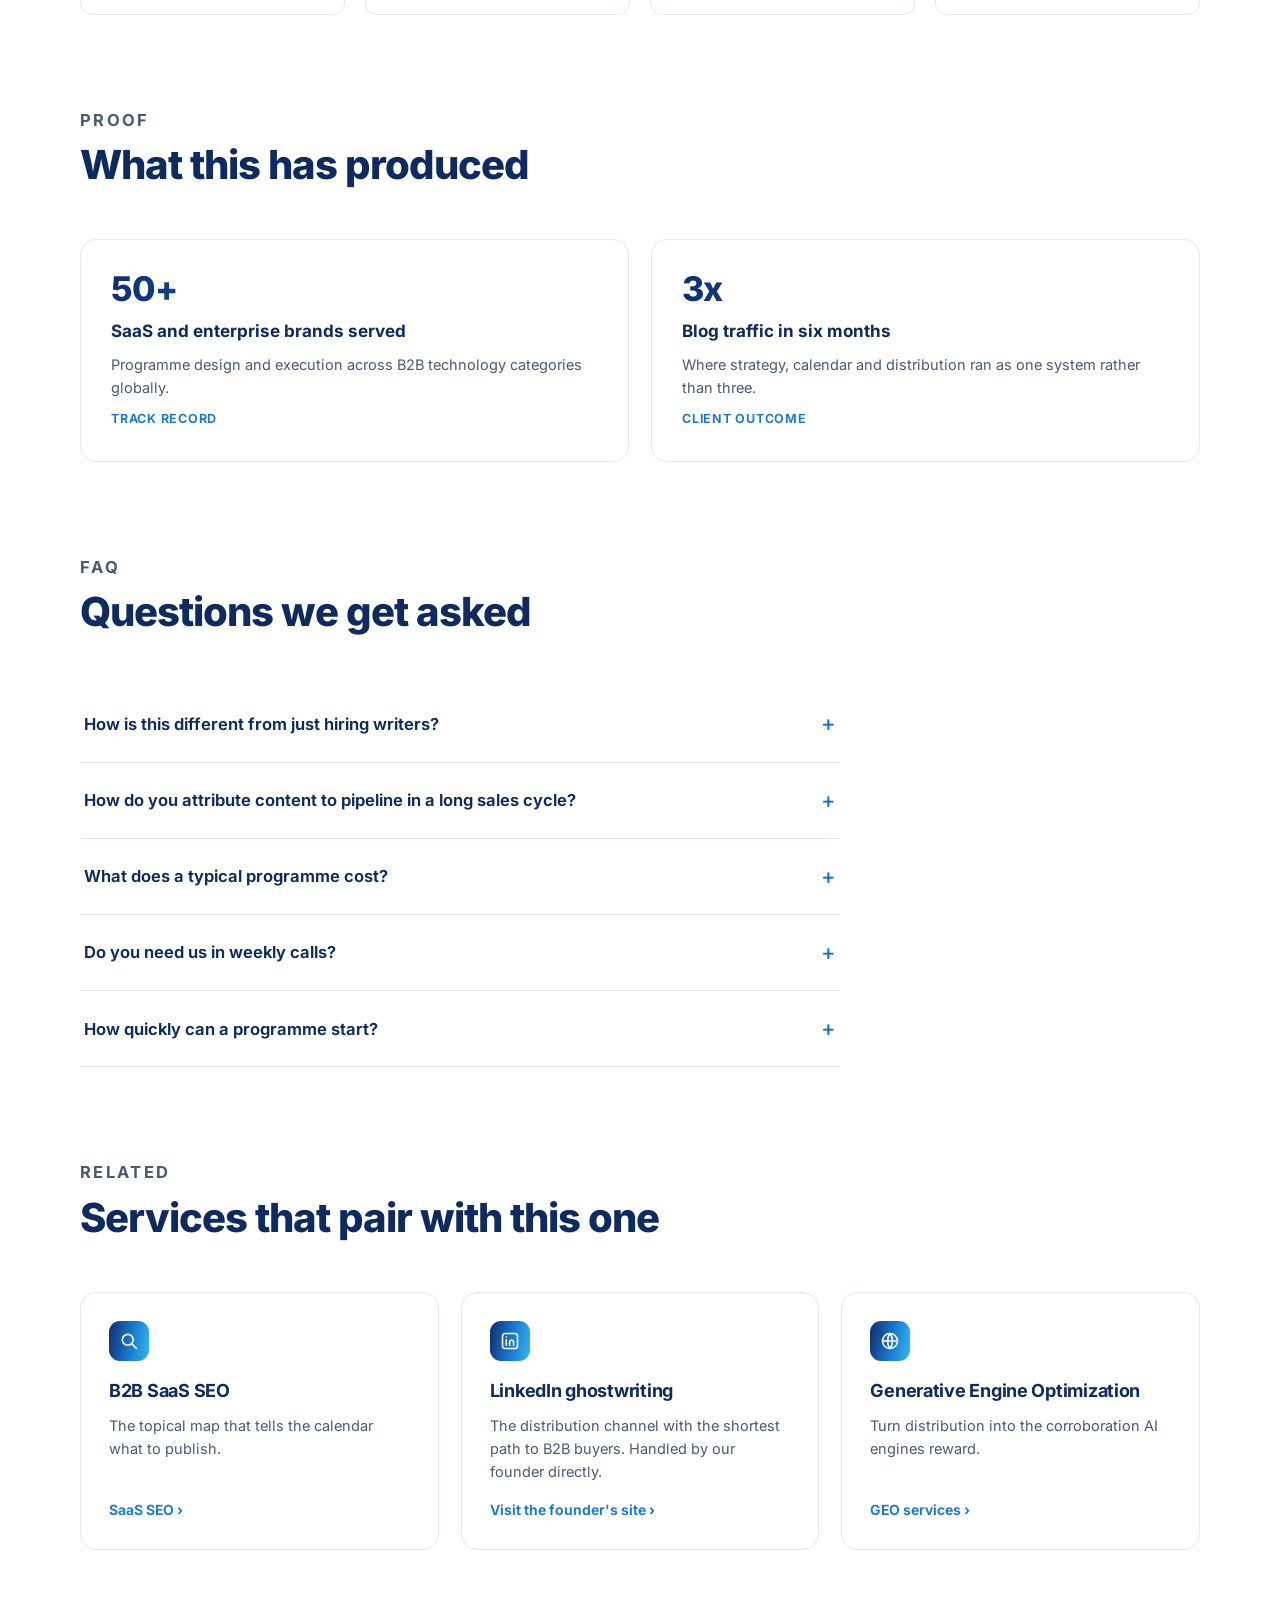
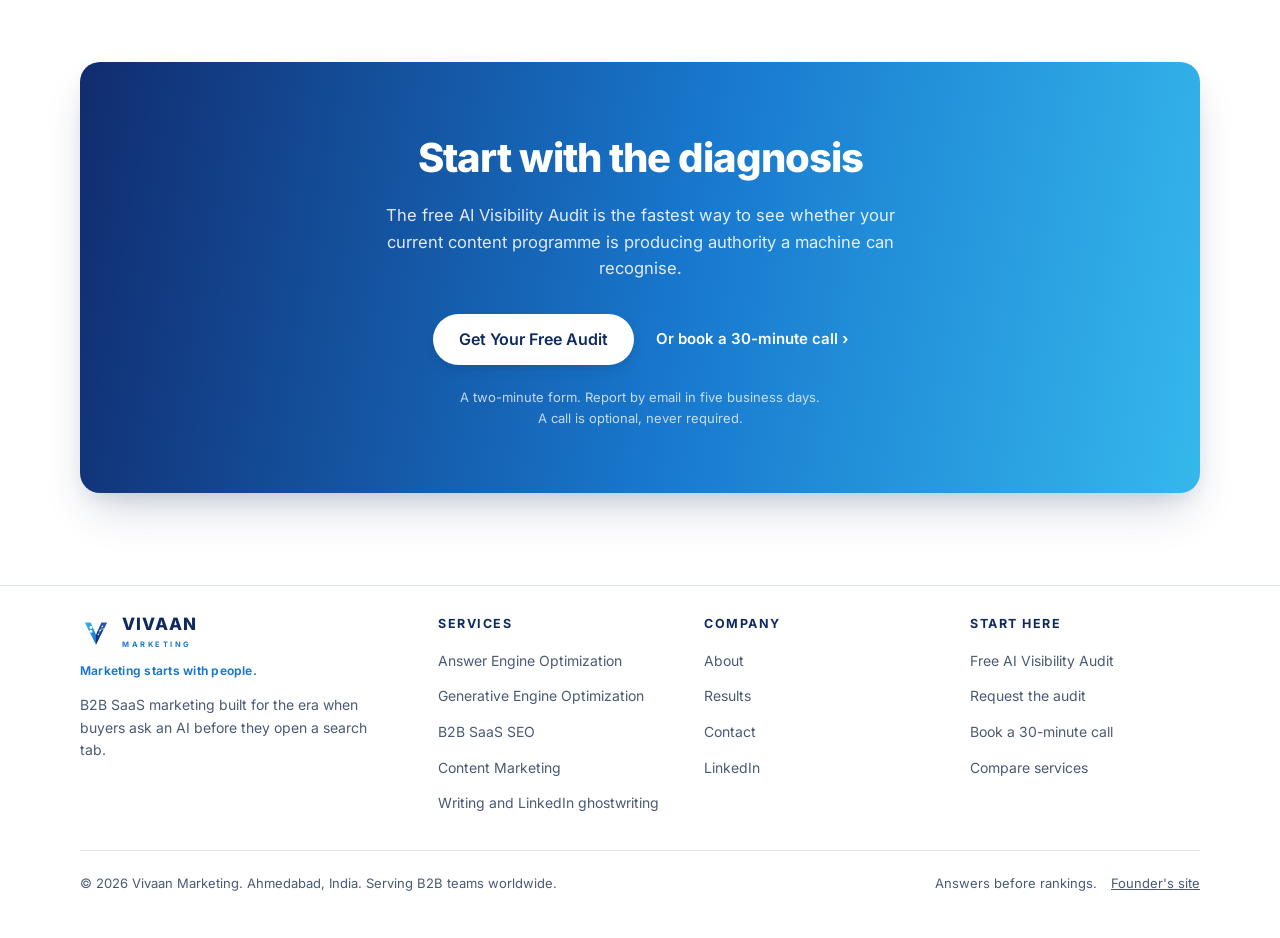
<file: services/content-marketing/index.html>
<!doctype html>
<html lang="en">
<head>
<meta charset="utf-8">
<meta name="viewport" content="width=device-width, initial-scale=1">
<title>B2B Content Marketing Agency | Strategy, Calendar and Pipeline</title>
<meta name="description" content="B2B content marketing agency: quarterly editorial strategy, content calendars, distribution playbooks and reporting mapped to pipeline KPIs.">
<link rel="canonical" href="https://vivaanmarketing.com/services/content-marketing/">
<meta name="robots" content="index, follow, max-image-preview:large, max-snippet:-1, max-video-preview:-1">
<link rel="preload" href="/assets/fonts/inter-latin.woff2" as="font" type="font/woff2" crossorigin>
<link rel="stylesheet" href="/assets/site.css">
<link rel="icon" href="/assets/favicon.svg" type="image/svg+xml">
<meta name="theme-color" content="#1878CE">
<meta property="og:site_name" content="Vivaan Marketing">
<meta property="og:title" content="B2B Content Marketing Agency | Strategy, Calendar and Pipeline">
<meta property="og:description" content="B2B content marketing agency: quarterly editorial strategy, content calendars, distribution playbooks and reporting mapped to pipeline KPIs.">
<meta property="og:type" content="website">
<meta property="og:url" content="https://vivaanmarketing.com/services/content-marketing/">
<meta property="og:image" content="https://vivaanmarketing.com/assets/social-card.jpg">
<meta property="og:image:type" content="image/jpeg">
<meta property="og:image:width" content="1200">
<meta property="og:image:height" content="630">
<meta property="og:image:alt" content="Vivaan Marketing: your buyers ask AI first, make sure it names you">
<meta name="twitter:card" content="summary_large_image">
<meta name="twitter:title" content="B2B Content Marketing Agency | Strategy, Calendar and Pipeline">
<meta name="twitter:description" content="B2B content marketing agency: quarterly editorial strategy, content calendars, distribution playbooks and reporting mapped to pipeline KPIs.">
<meta name="twitter:image" content="https://vivaanmarketing.com/assets/social-card.jpg">
<script type="application/ld+json">{"@context":"https://schema.org","@graph":[{"@type":["ProfessionalService","Organization"],"@id":"https://vivaanmarketing.com/#org","name":"Vivaan Marketing","alternateName":"Vivaan Martech","url":"https://vivaanmarketing.com/","logo":{"@type":"ImageObject","url":"https://vivaanmarketing.com/assets/logo.svg"},"image":"https://vivaanmarketing.com/assets/social-card.jpg","email":"devmurari.sachin87@gmail.com","description":"B2B SaaS marketing agency specialising in AI search visibility. We make brands the source that ChatGPT, Google AI Overviews, Perplexity, Gemini and Claude cite, and back it with SEO, content and LinkedIn programmes.","slogan":"Answers before rankings.","foundingDate":"2024","sameAs":["https://www.linkedin.com/in/vivaan-martech-868863165/","https://sachindevmurari.com"],"address":{"@type":"PostalAddress","addressLocality":"Ahmedabad","addressRegion":"Gujarat","addressCountry":"IN"},"areaServed":[{"@type":"Country","name":"United States"},{"@type":"Country","name":"United Kingdom"},{"@type":"Country","name":"Canada"},{"@type":"Country","name":"Australia"},{"@type":"Country","name":"India"}],"knowsAbout":["Answer Engine Optimization","Generative Engine Optimization","AI search visibility","B2B SaaS SEO","B2B content marketing","LinkedIn personal branding","Topical authority","Schema markup"],"numberOfEmployees":{"@type":"QuantitativeValue","value":6}},{"@type":"WebSite","@id":"https://vivaanmarketing.com/#website","url":"https://vivaanmarketing.com/","name":"Vivaan Marketing","publisher":{"@id":"https://vivaanmarketing.com/#org"},"inLanguage":"en"},{"@type":"WebPage","@id":"https://vivaanmarketing.com/services/content-marketing/#page","url":"https://vivaanmarketing.com/services/content-marketing/","name":"B2B Content Marketing Agency | Strategy, Calendar and Pipeline","description":"B2B content marketing agency: quarterly editorial strategy, content calendars, distribution playbooks and reporting mapped to pipeline KPIs.","isPartOf":{"@id":"https://vivaanmarketing.com/#website"},"about":{"@id":"https://vivaanmarketing.com/#org"},"inLanguage":"en"},{"@type":"BreadcrumbList","itemListElement":[{"@type":"ListItem","position":1,"name":"Home","item":"https://vivaanmarketing.com/"},{"@type":"ListItem","position":2,"name":"Services","item":"https://vivaanmarketing.com/services/"},{"@type":"ListItem","position":3,"name":"Content Marketing","item":"https://vivaanmarketing.com/services/content-marketing/"}]},{"@type":"Service","@id":"https://vivaanmarketing.com/services/content-marketing/#service","name":"B2B Content Marketing","serviceType":"Content Marketing","description":"Editorial strategy, content calendars, distribution playbooks and pipeline-linked reporting for B2B SaaS and enterprise technology marketing teams.","provider":{"@id":"https://vivaanmarketing.com/#org"},"areaServed":{"@type":"Country","name":"United States"},"audience":{"@type":"BusinessAudience","audienceType":"B2B SaaS and enterprise technology companies"},"url":"https://vivaanmarketing.com/services/content-marketing/"},{"@type":"FAQPage","mainEntity":[{"@type":"Question","name":"How is this different from just hiring writers?","acceptedAnswer":{"@type":"Answer","text":"Writers produce assets. A programme decides which assets to produce, in what order, for which stage of the buying committee, how each one reaches an audience, and how you will know it worked. Teams that hire writing without that layer usually publish consistently for nine months and then cannot justify the budget."}},{"@type":"Question","name":"How do you attribute content to pipeline in a long sales cycle?","acceptedAnswer":{"@type":"Answer","text":"Multi-touch influence rather than last-click, combined with self-reported attribution at the demo request, which is consistently more honest than analytics in B2B. We report influenced pipeline and are explicit about what the model cannot prove."}},{"@type":"Question","name":"What does a typical programme cost?","acceptedAnswer":{"@type":"Answer","text":"Programmes generally run between 2,000 and 6,000 US dollars a month depending on publishing volume and how many services are in scope. Strategy-only engagements are available if you have production capacity in house."}},{"@type":"Question","name":"Do you need us in weekly calls?","acceptedAnswer":{"@type":"Answer","text":"No. Delivery is asynchronous by default: written strategy documents, a shared calendar, and monthly reports. A quarterly strategy review call is the only meeting we recommend, and it is optional."}},{"@type":"Question","name":"How quickly can a programme start?","acceptedAnswer":{"@type":"Answer","text":"Discovery and strategy take two to three weeks, and the first assets usually ship in week four. Distribution and reporting are live from the first published piece rather than added later."}}]}]}</script>
</head>
<body>
<a class="skip" href="#main">Skip to content</a>
<header class="nav"><div class="nav-inner" id="navInner"><a class="brand" href="/" aria-label="Vivaan Marketing home"><svg viewBox="0 0 200 200" width="32" height="32" aria-hidden="true" focusable="false"><defs><linearGradient id="navGradL" x1="0" y1="0" x2="0.7" y2="1"><stop offset="0" stop-color="#35B8EC"/><stop offset="1" stop-color="#1878CE"/></linearGradient><linearGradient id="navGradR" x1="1" y1="0" x2="0.2" y2="1"><stop offset="0" stop-color="#2A5FC4"/><stop offset="1" stop-color="#112C6F"/></linearGradient></defs><path d="M30 34 L66 34 L100 110 L100 174 Z" fill="url(#navGradL)"/><path d="M170 34 L134 34 L100 110 L100 174 Z" fill="url(#navGradR)"/><circle cx="68" cy="66" r="9" fill="#fff"/><path d="M57 97c0-9.4 4.9-17 11-17s11 7.6 11 17z" fill="#fff"/><g stroke="#fff" stroke-width="2.6" fill="none" stroke-linecap="round"><path d="M140 58 126 84M126 84 114 110M126 84 146 74"/></g><g fill="#fff"><circle cx="140" cy="58" r="4.6"/><circle cx="126" cy="84" r="4.6"/><circle cx="146" cy="74" r="3.4"/><circle cx="114" cy="110" r="4"/></g></svg><span><span class="word">VIVAAN</span><span class="desc">MARKETING</span></span></a><button class="nav-toggle" type="button" aria-expanded="false" aria-controls="navLinks" aria-label="Open menu" id="navToggle"><svg viewBox="0 0 24 24" aria-hidden="true"><path d="M4 7h16M4 12h16M4 17h16"/></svg></button><nav class="nav-links" id="navLinks" aria-label="Primary"><details class="has-sub"><summary>Services</summary><div class="submenu"><a href="/services/">All services<span>The full engagement map</span></a><a href="/services/answer-engine-optimization/">Answer Engine Optimization<span>Get quoted in ChatGPT and Perplexity answers</span></a><a href="/services/generative-engine-optimization/">Generative Engine Optimization<span>Win citations in Google AI Overviews and Gemini</span></a><a href="/services/b2b-saas-seo/">B2B SaaS SEO<span>Topical authority that compounds into pipeline</span></a><a href="/services/content-marketing/">Content Marketing<span>Editorial calendars tied to revenue KPIs</span></a></div></details><a href="/results/">Results</a><a href="/about/">About</a><a href="/free-ai-visibility-audit/">Free audit</a><a href="/contact/">Contact</a></nav><a class="btn" href="/free-ai-visibility-audit/#request">Get Your Free Audit</a></div></header><main id="main">
<div class="page-hero"><div class="container"><div class="crumbs"><ol><li><a href="/">Home</a></li><li><a href="/services/">Services</a></li><li aria-current="page">Content Marketing</li></ol></div></div><div class="container"><div class="page-hero-inner"><p class="kicker">Content Marketing</p><h1>B2B content marketing agency</h1><p class="sub">Strategy, calendar, distribution and reporting in one system. We connect what gets published to what shows up in the pipeline report, so content stops being the line item nobody can defend.</p><div class="cta-row"><a class="btn big" href="/free-ai-visibility-audit/#request">Get Your Free Audit</a><a class="link-arrow" href="/services/">See all services</a></div></div></div></div><div class="stats"><div class="container"><div class="stats-inner"><div class="stat"><div class="n">0 to 11</div><div class="d">AI-cited keywords for a SaaS client in six months</div></div><div class="stat"><div class="n">50+</div><div class="d">SaaS and enterprise brands served globally</div></div><div class="stat"><div class="n">500+</div><div class="d">Long-form articles published and ranking</div></div><div class="stat"><div class="n">6+ yrs</div><div class="d">In B2B tech content and search</div></div></div></div></div><section class="tight"><div class="container"><div class="prose"><h2>What does a B2B content marketing agency do?</h2><p class="answer-first"><strong>A B2B content marketing agency owns the system around the content, not just the writing:</strong> audience and positioning research, an editorial strategy tied to revenue goals, a sequenced content calendar, distribution across owned and earned channels, and reporting that connects published assets to pipeline. Writing is one input. The agency's job is to make the whole programme accountable.</p><p>Two things kill B2B content programmes. The first is a calendar built from whatever the team can think of that month. The second is reporting that ends at pageviews, which leaves the budget indefensible the first time a CFO asks a direct question.</p><h3>Who this is for</h3><p>Teams publishing consistently who cannot yet answer what it is producing, and teams whose content decisions are being made in a monthly meeting rather than against a strategy.</p></div></div></section><section><div class="container"><div class="sec-head wide"><p class="overline">What is included</p><h2>What the programme includes</h2><p>The operating system, not just the output.</p></div><div class="prose"><ul><li><span><strong>Audience and positioning research.</strong> ICP definition, buying committee roles, and the objections each one raises.</span></li><li><span><strong>Quarterly editorial strategy.</strong> Themes and priorities tied to revenue goals and product milestones, reviewed every quarter.</span></li><li><span><strong>Sequenced content calendar.</strong> What ships, when, in which format, and which stage of the funnel it serves.</span></li><li><span><strong>Distribution playbook.</strong> LinkedIn, newsletter, communities, syndication and repurposing, defined per asset rather than improvised.</span></li><li><span><strong>Repurposing system.</strong> One long-form asset systematically broken into social, email and sales enablement material.</span></li><li><span><strong>Sales enablement alignment.</strong> Content the sales team will actually send, informed by the objections they hear.</span></li><li><span><strong>Pipeline reporting.</strong> Attribution modelling appropriate to a long cycle, reporting influenced pipeline rather than last-click.</span></li></ul></div></div></section><section><div class="container"><div class="sec-head wide"><p class="overline">Detail</p><h2>What we measure, and what we stop measuring</h2><p>Most B2B content reporting fails because it uses ecommerce metrics for a nine-month buying cycle.</p></div><div class="table-wrap"><table><caption>Replacement metrics for B2B content marketing reporting.</caption><thead><tr><th>Instead of</th><th>We report</th><th>Because</th></tr></thead><tbody><tr><td>Total pageviews</td><td><strong>Non-brand organic sessions</strong></td><td>Brand traffic measures demand you already had</td></tr><tr><td>Bounce rate</td><td><strong>Scroll and engaged time on money pages</strong></td><td>A satisfied answer often looks like a bounce</td></tr><tr><td>Last-click conversions</td><td><strong>Pipeline influence across touchpoints</strong></td><td>Nobody buys B2B software on a first visit</td></tr><tr><td>Keyword rankings alone</td><td><strong>Rankings plus AI citation share</strong></td><td>A growing share of the journey never loads a results page</td></tr><tr><td>Social impressions</td><td><strong>Profile visits and inbound conversations</strong></td><td>Impressions do not correlate with intent</td></tr><tr><td>Content volume</td><td><strong>Topical coverage against the map</strong></td><td>Depth compounds, scattered volume does not</td></tr></tbody></table></div></div></section><section><div class="container"><div class="sec-head"><p class="overline">Process</p><h2>How the programme runs</h2></div><div class="steps"><div class="step"><span class="num">1</span><h3>Discovery</h3><p>ICP, buying committee, competitor content positions and an honest audit of what has worked so far.</p></div><div class="step"><span class="num">2</span><h3>Strategy and calendar</h3><p>Quarterly themes, a sequenced calendar and the measurement framework agreed up front.</p></div><div class="step"><span class="num">3</span><h3>Produce and distribute</h3><p>Monthly execution across formats with distribution attached to every asset before it ships.</p></div><div class="step"><span class="num">4</span><h3>Report and adjust</h3><p>Monthly reporting against pipeline metrics, quarterly strategy review and reallocation.</p></div></div></div></section><section><div class="container"><div class="sec-head"><p class="overline">Proof</p><h2>What this has produced</h2></div><div class="results"><div class="result"><div class="metric">50+</div><h3>SaaS and enterprise brands served</h3><p>Programme design and execution across B2B technology categories globally.</p><span class="who">Track record</span></div><div class="result"><div class="metric">3x</div><h3>Blog traffic in six months</h3><p>Where strategy, calendar and distribution ran as one system rather than three.</p><span class="who">Client outcome</span></div></div></div></section><section><div class="container"><div class="sec-head"><p class="overline">FAQ</p><h2>Questions we get asked</h2></div><div class="faq"><details><summary>How is this different from just hiring writers?</summary><div class="ans">Writers produce assets. A programme decides which assets to produce, in what order, for which stage of the buying committee, how each one reaches an audience, and how you will know it worked. Teams that hire writing without that layer usually publish consistently for nine months and then cannot justify the budget.</div></details><details><summary>How do you attribute content to pipeline in a long sales cycle?</summary><div class="ans">Multi-touch influence rather than last-click, combined with self-reported attribution at the demo request, which is consistently more honest than analytics in B2B. We report influenced pipeline and are explicit about what the model cannot prove.</div></details><details><summary>What does a typical programme cost?</summary><div class="ans">Programmes generally run between 2,000 and 6,000 US dollars a month depending on publishing volume and how many services are in scope. Strategy-only engagements are available if you have production capacity in house.</div></details><details><summary>Do you need us in weekly calls?</summary><div class="ans">No. Delivery is asynchronous by default: written strategy documents, a shared calendar, and monthly reports. A quarterly strategy review call is the only meeting we recommend, and it is optional.</div></details><details><summary>How quickly can a programme start?</summary><div class="ans">Discovery and strategy take two to three weeks, and the first assets usually ship in week four. Distribution and reporting are live from the first published piece rather than added later.</div></details></div></div></section><section class="end-pad"><div class="container"><div class="sec-head"><p class="overline">Related</p><h2>Services that pair with this one</h2></div><div class="cards"><a class="card" href="/services/b2b-saas-seo/"><span class="chip"><svg viewBox="0 0 24 24" aria-hidden="true" focusable="false"><circle cx="10.5" cy="10.5" r="6.5"/><path d="M15.4 15.4L21 21"/></svg></span><h3>B2B SaaS SEO</h3><p>The topical map that tells the calendar what to publish.</p><span class="go">SaaS SEO</span></a><a class="card" href="https://sachindevmurari.com/services/linkedin-branding.html"><span class="chip"><svg viewBox="0 0 24 24" aria-hidden="true" focusable="false"><rect x="3" y="3" width="18" height="18" rx="3"/><path d="M7.5 10.5V17M7.5 7.2v.1M11.5 17v-3.6a2.4 2.4 0 0 1 4.8 0V17"/></svg></span><h3>LinkedIn ghostwriting</h3><p>The distribution channel with the shortest path to B2B buyers. Handled by our founder directly.</p><span class="go">Visit the founder's site</span></a><a class="card" href="/services/generative-engine-optimization/"><span class="chip"><svg viewBox="0 0 24 24" aria-hidden="true" focusable="false"><circle cx="12" cy="12" r="9"/><path d="M3 12h18M12 3a15 15 0 0 1 0 18a15 15 0 0 1 0-18"/></svg></span><h3>Generative Engine Optimization</h3><p>Turn distribution into the corroboration AI engines reward.</p><span class="go">GEO services</span></a></div></div></section><div class="cta"><div class="container"><div class="cta-panel"><h2>Start with the diagnosis</h2><p>The free AI Visibility Audit is the fastest way to see whether your current content programme is producing authority a machine can recognise.</p><div class="cta-row"><a class="btn big on-grad" href="/free-ai-visibility-audit/#request">Get Your Free Audit</a><a class="link-arrow on-grad" href="https://calendly.com/devmurari-sachin87/new-meeting" rel="noopener">Or book a 30-minute call</a></div><p class="fine">A two-minute form. Report by email in five business days. A call is optional, never required.</p></div></div></div>
</main>
<footer><div class="container"><div class="foot-grid"><div><a class="brand" href="/" aria-label="Vivaan Marketing home"><svg viewBox="0 0 200 200" width="32" height="32" aria-hidden="true" focusable="false"><defs><linearGradient id="footGradL" x1="0" y1="0" x2="0.7" y2="1"><stop offset="0" stop-color="#35B8EC"/><stop offset="1" stop-color="#1878CE"/></linearGradient><linearGradient id="footGradR" x1="1" y1="0" x2="0.2" y2="1"><stop offset="0" stop-color="#2A5FC4"/><stop offset="1" stop-color="#112C6F"/></linearGradient></defs><path d="M30 34 L66 34 L100 110 L100 174 Z" fill="url(#footGradL)"/><path d="M170 34 L134 34 L100 110 L100 174 Z" fill="url(#footGradR)"/><circle cx="68" cy="66" r="9" fill="#fff"/><path d="M57 97c0-9.4 4.9-17 11-17s11 7.6 11 17z" fill="#fff"/><g stroke="#fff" stroke-width="2.6" fill="none" stroke-linecap="round"><path d="M140 58 126 84M126 84 114 110M126 84 146 74"/></g><g fill="#fff"><circle cx="140" cy="58" r="4.6"/><circle cx="126" cy="84" r="4.6"/><circle cx="146" cy="74" r="3.4"/><circle cx="114" cy="110" r="4"/></g></svg><span><span class="word">VIVAAN</span><span class="desc">MARKETING</span></span></a><p class="foot-tag">Marketing starts with people.</p><p class="foot-blurb">B2B SaaS marketing built for the era when buyers ask an AI before they open a search tab.</p></div><div><h4>Services</h4><ul><li><a href="/services/answer-engine-optimization/">Answer Engine Optimization</a></li><li><a href="/services/generative-engine-optimization/">Generative Engine Optimization</a></li><li><a href="/services/b2b-saas-seo/">B2B SaaS SEO</a></li><li><a href="/services/content-marketing/">Content Marketing</a></li><li><a href="https://sachindevmurari.com/services/content-writing.html" rel="noopener">Writing and LinkedIn ghostwriting</a></li></ul></div><div><h4>Company</h4><ul><li><a href="/about/">About</a></li><li><a href="/results/">Results</a></li><li><a href="/contact/">Contact</a></li><li><a href="https://www.linkedin.com/in/vivaan-martech-868863165/" rel="me noopener">LinkedIn</a></li></ul></div><div><h4>Start here</h4><ul><li><a href="/free-ai-visibility-audit/">Free AI Visibility Audit</a></li><li><a href="/free-ai-visibility-audit/#request">Request the audit</a></li><li><a href="https://calendly.com/devmurari-sachin87/new-meeting" rel="noopener">Book a 30-minute call</a></li><li><a href="/services/">Compare services</a></li></ul></div></div><div class="foot-bar"><div class="foot-inner"><span>&copy; 2026 Vivaan Marketing. Ahmedabad, India. Serving B2B teams worldwide.</span><span class="spacer"></span><span>Answers before rankings.</span><span><a href="https://sachindevmurari.com/" rel="noopener">Founder's site</a></span></div></div></div></footer>
<script>(function(){var t=document.getElementById("navToggle"),n=document.getElementById("navInner");t.addEventListener("click",function(){var o=n.classList.toggle("open");t.setAttribute("aria-expanded",o?"true":"false");t.setAttribute("aria-label",o?"Close menu":"Open menu");});})();</script>
</body>
</html>
</file>
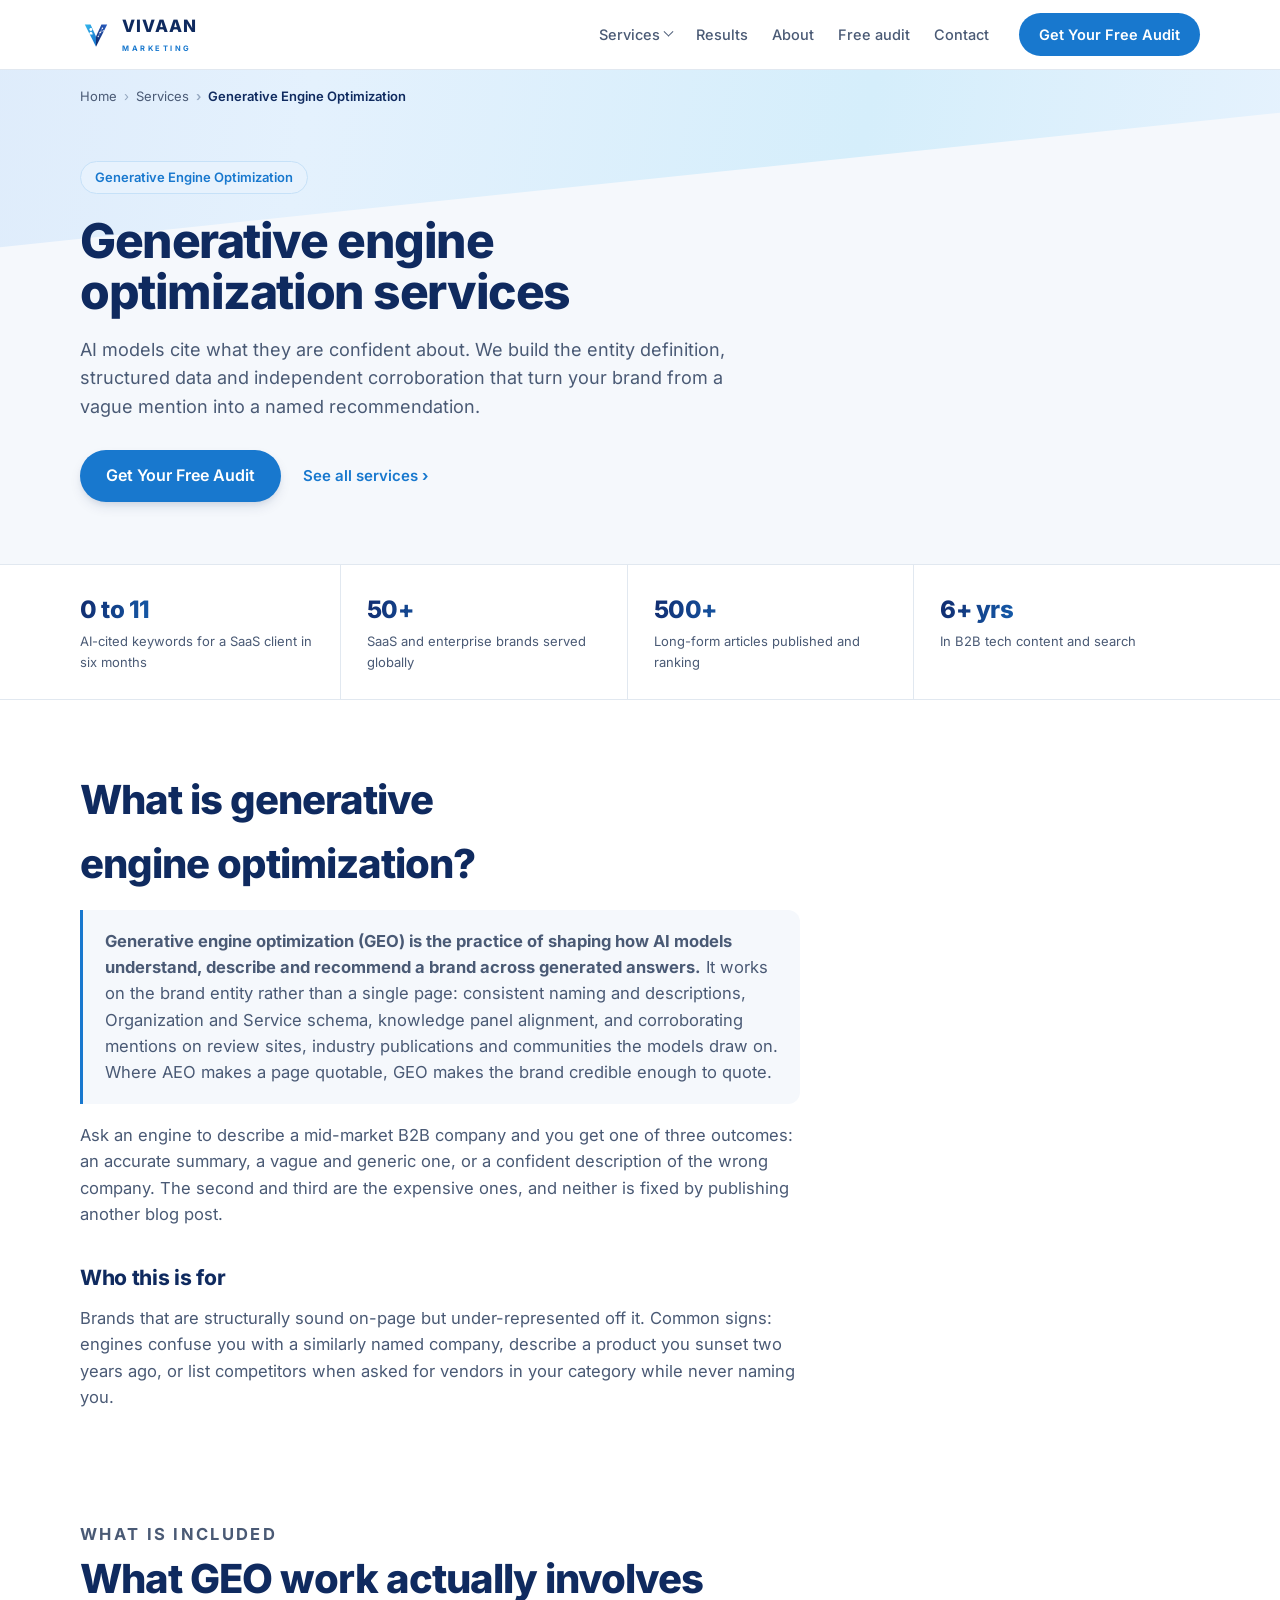
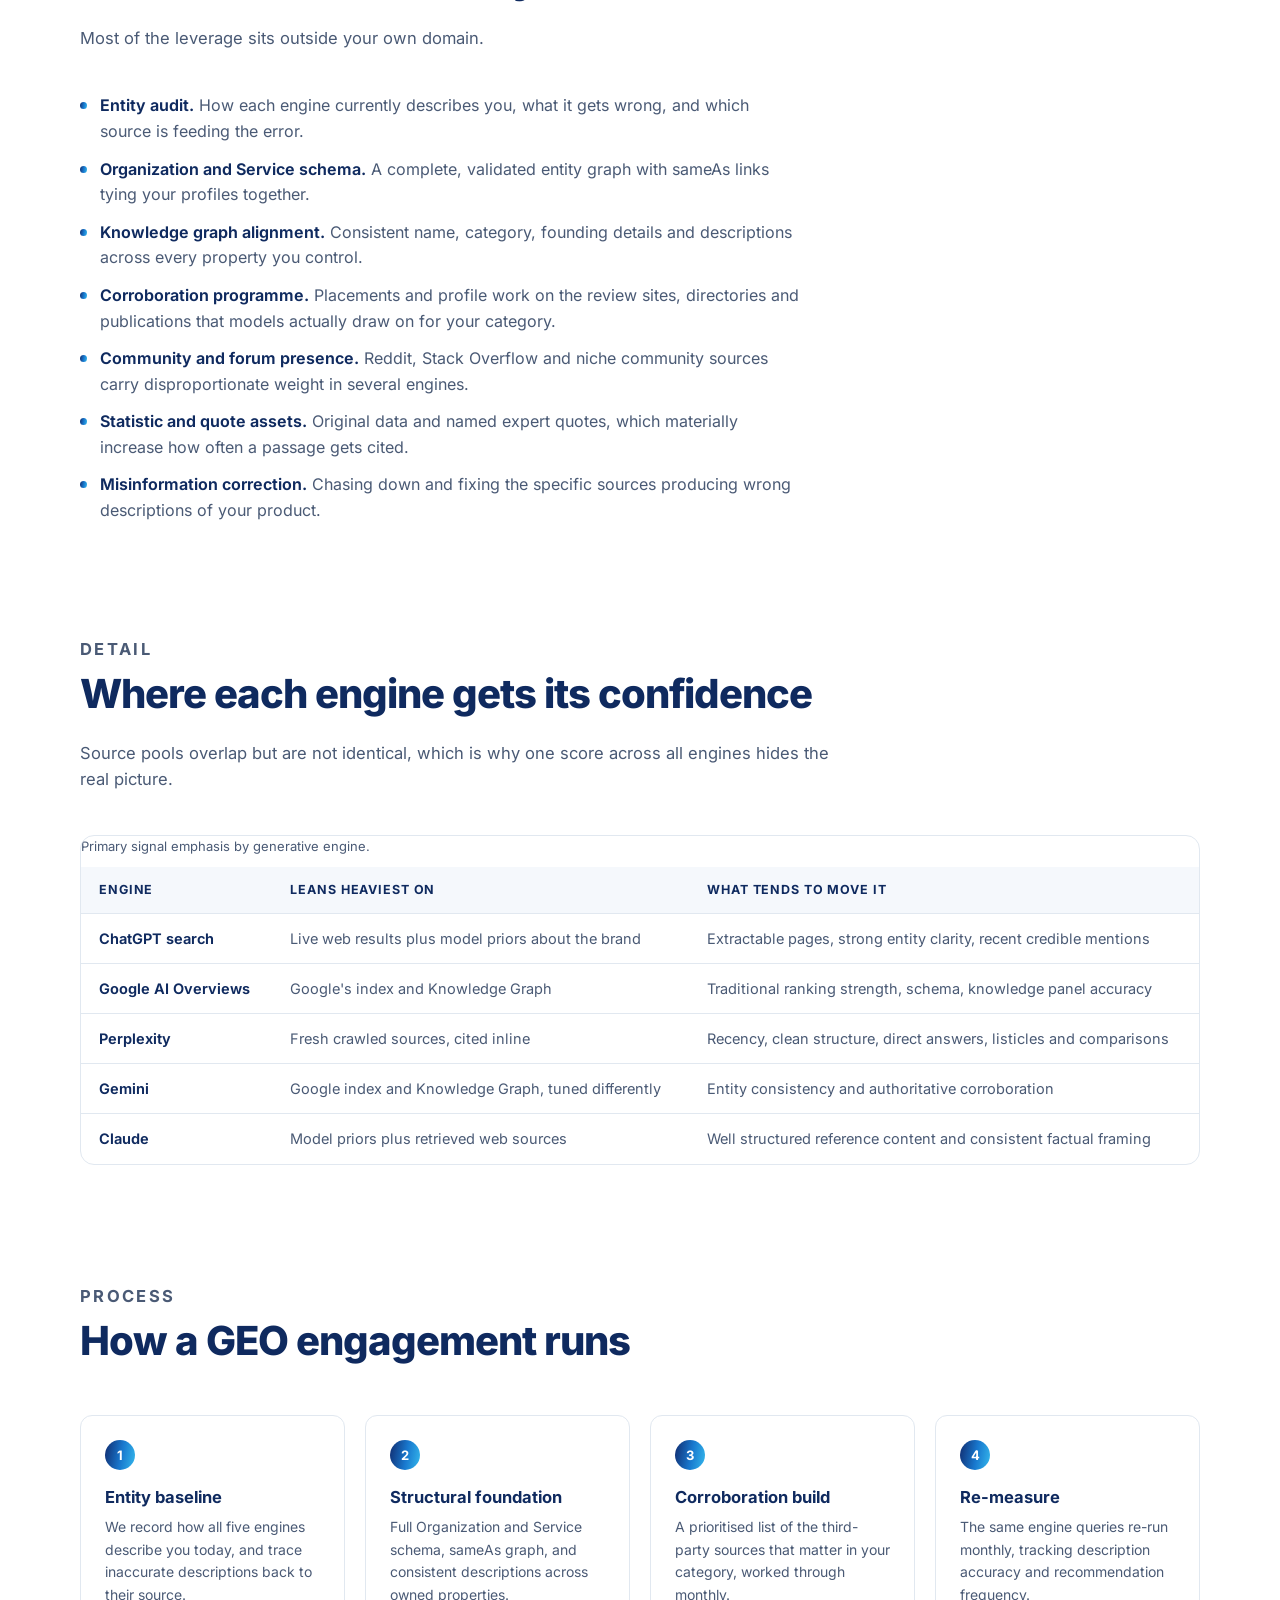
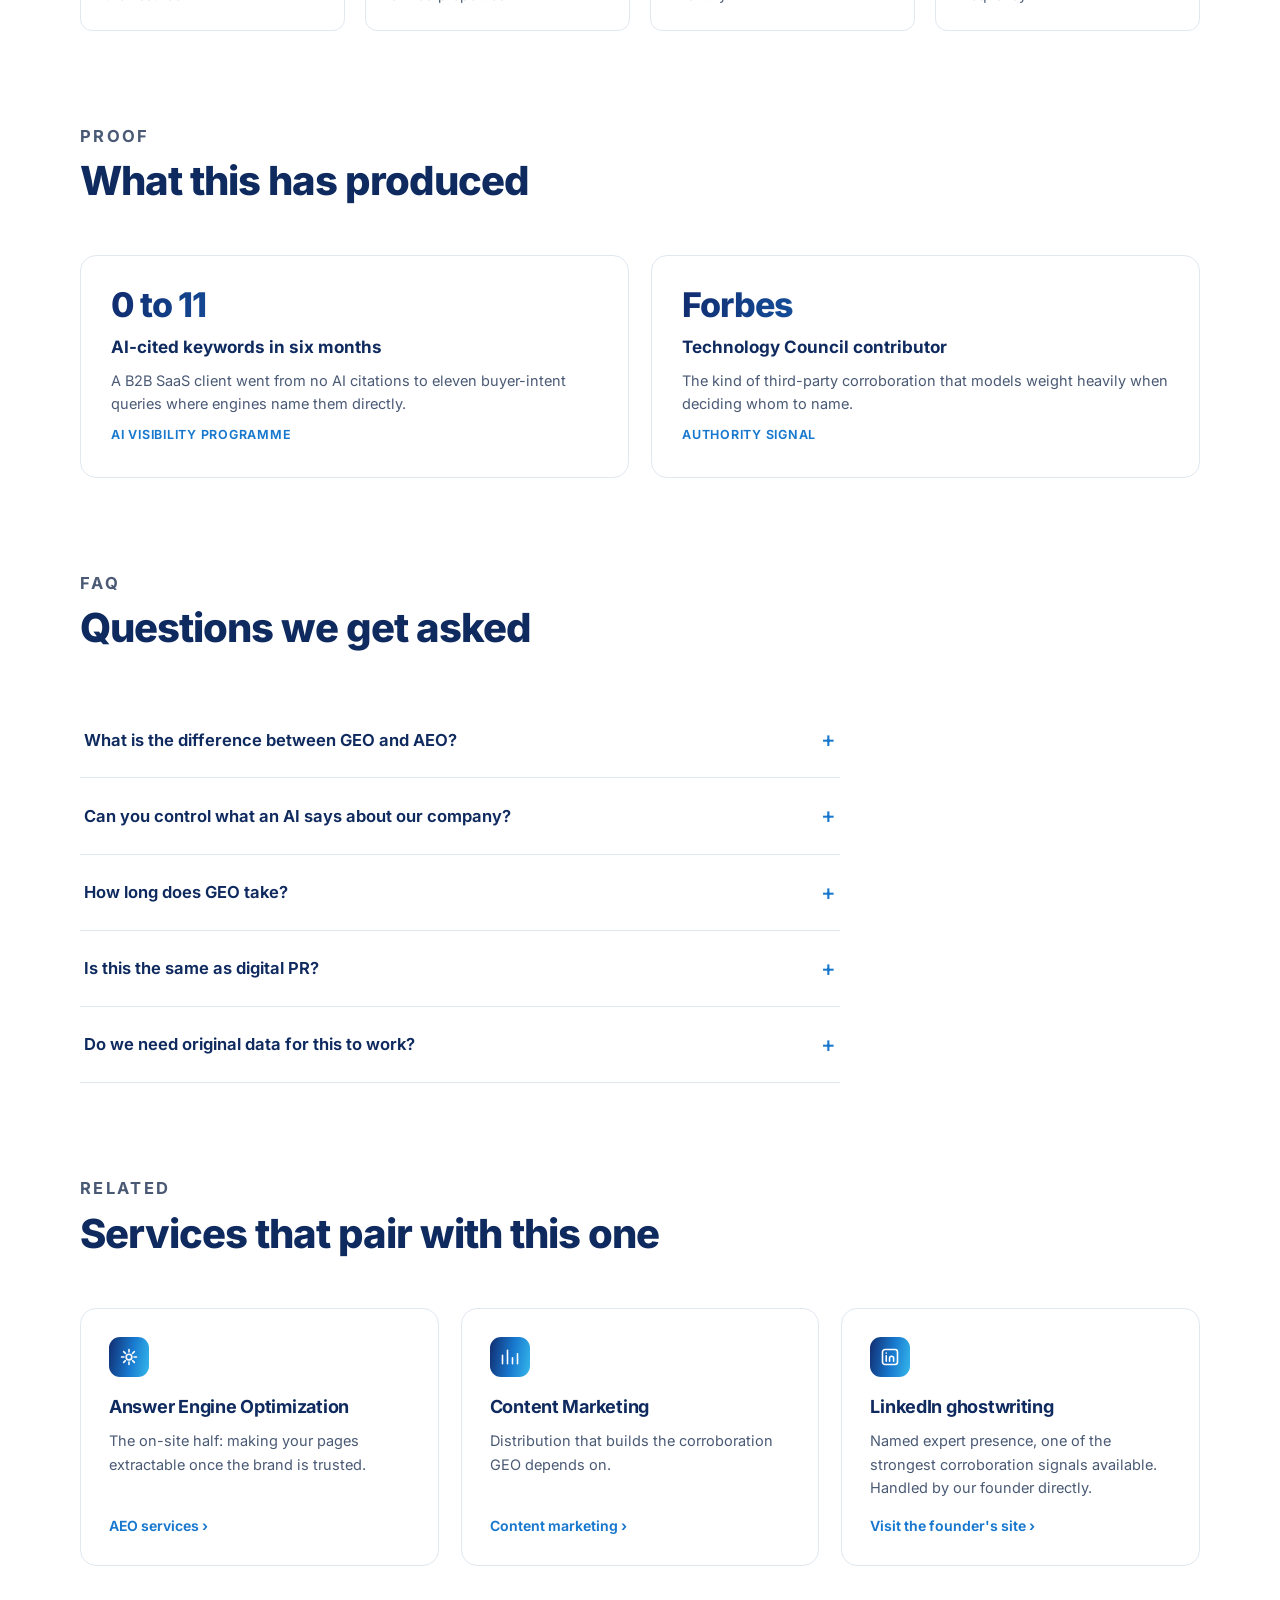
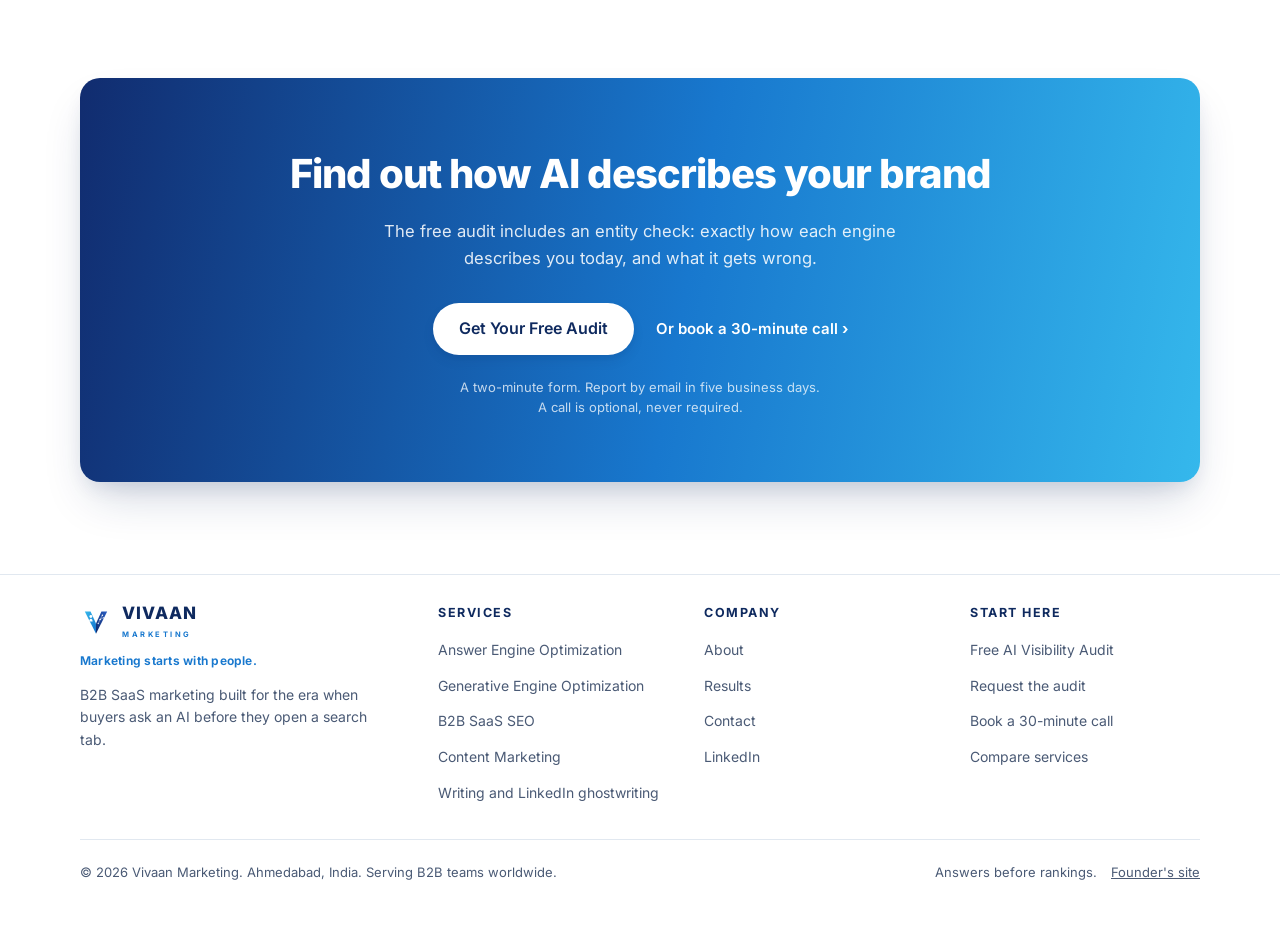
<file: services/generative-engine-optimization/index.html>
<!doctype html>
<html lang="en">
<head>
<meta charset="utf-8">
<meta name="viewport" content="width=device-width, initial-scale=1">
<title>Generative Engine Optimization Services (GEO) for B2B Brands</title>
<meta name="description" content="GEO services that build the entity clarity and third-party corroboration AI models need to cite you. For Google AI Overviews, Gemini, ChatGPT and Claude.">
<link rel="canonical" href="https://vivaanmarketing.com/services/generative-engine-optimization/">
<meta name="robots" content="index, follow, max-image-preview:large, max-snippet:-1, max-video-preview:-1">
<link rel="preload" href="/assets/fonts/inter-latin.woff2" as="font" type="font/woff2" crossorigin>
<link rel="stylesheet" href="/assets/site.css">
<link rel="icon" href="/assets/favicon.svg" type="image/svg+xml">
<meta name="theme-color" content="#1878CE">
<meta property="og:site_name" content="Vivaan Marketing">
<meta property="og:title" content="Generative Engine Optimization Services (GEO) for B2B Brands">
<meta property="og:description" content="GEO services that build the entity clarity and third-party corroboration AI models need to cite you. For Google AI Overviews, Gemini, ChatGPT and Claude.">
<meta property="og:type" content="website">
<meta property="og:url" content="https://vivaanmarketing.com/services/generative-engine-optimization/">
<meta property="og:image" content="https://vivaanmarketing.com/assets/social-card.jpg">
<meta property="og:image:type" content="image/jpeg">
<meta property="og:image:width" content="1200">
<meta property="og:image:height" content="630">
<meta property="og:image:alt" content="Vivaan Marketing: your buyers ask AI first, make sure it names you">
<meta name="twitter:card" content="summary_large_image">
<meta name="twitter:title" content="Generative Engine Optimization Services (GEO) for B2B Brands">
<meta name="twitter:description" content="GEO services that build the entity clarity and third-party corroboration AI models need to cite you. For Google AI Overviews, Gemini, ChatGPT and Claude.">
<meta name="twitter:image" content="https://vivaanmarketing.com/assets/social-card.jpg">
<script type="application/ld+json">{"@context":"https://schema.org","@graph":[{"@type":["ProfessionalService","Organization"],"@id":"https://vivaanmarketing.com/#org","name":"Vivaan Marketing","alternateName":"Vivaan Martech","url":"https://vivaanmarketing.com/","logo":{"@type":"ImageObject","url":"https://vivaanmarketing.com/assets/logo.svg"},"image":"https://vivaanmarketing.com/assets/social-card.jpg","email":"devmurari.sachin87@gmail.com","description":"B2B SaaS marketing agency specialising in AI search visibility. We make brands the source that ChatGPT, Google AI Overviews, Perplexity, Gemini and Claude cite, and back it with SEO, content and LinkedIn programmes.","slogan":"Answers before rankings.","foundingDate":"2024","sameAs":["https://www.linkedin.com/in/vivaan-martech-868863165/","https://sachindevmurari.com"],"address":{"@type":"PostalAddress","addressLocality":"Ahmedabad","addressRegion":"Gujarat","addressCountry":"IN"},"areaServed":[{"@type":"Country","name":"United States"},{"@type":"Country","name":"United Kingdom"},{"@type":"Country","name":"Canada"},{"@type":"Country","name":"Australia"},{"@type":"Country","name":"India"}],"knowsAbout":["Answer Engine Optimization","Generative Engine Optimization","AI search visibility","B2B SaaS SEO","B2B content marketing","LinkedIn personal branding","Topical authority","Schema markup"],"numberOfEmployees":{"@type":"QuantitativeValue","value":6}},{"@type":"WebSite","@id":"https://vivaanmarketing.com/#website","url":"https://vivaanmarketing.com/","name":"Vivaan Marketing","publisher":{"@id":"https://vivaanmarketing.com/#org"},"inLanguage":"en"},{"@type":"WebPage","@id":"https://vivaanmarketing.com/services/generative-engine-optimization/#page","url":"https://vivaanmarketing.com/services/generative-engine-optimization/","name":"Generative Engine Optimization Services (GEO) for B2B Brands","description":"GEO services that build the entity clarity and third-party corroboration AI models need to cite you. For Google AI Overviews, Gemini, ChatGPT and Claude.","isPartOf":{"@id":"https://vivaanmarketing.com/#website"},"about":{"@id":"https://vivaanmarketing.com/#org"},"inLanguage":"en"},{"@type":"BreadcrumbList","itemListElement":[{"@type":"ListItem","position":1,"name":"Home","item":"https://vivaanmarketing.com/"},{"@type":"ListItem","position":2,"name":"Services","item":"https://vivaanmarketing.com/services/"},{"@type":"ListItem","position":3,"name":"Generative Engine Optimization","item":"https://vivaanmarketing.com/services/generative-engine-optimization/"}]},{"@type":"Service","@id":"https://vivaanmarketing.com/services/generative-engine-optimization/#service","name":"Generative Engine Optimization","serviceType":"Generative Engine Optimization","description":"Off-site entity building, knowledge graph alignment and corroboration work that increases how often generative AI engines name and recommend a B2B brand.","provider":{"@id":"https://vivaanmarketing.com/#org"},"areaServed":{"@type":"Country","name":"United States"},"audience":{"@type":"BusinessAudience","audienceType":"B2B SaaS and enterprise technology companies"},"url":"https://vivaanmarketing.com/services/generative-engine-optimization/"},{"@type":"FAQPage","mainEntity":[{"@type":"Question","name":"What is the difference between GEO and AEO?","acceptedAnswer":{"@type":"Answer","text":"AEO is on-site and page-level: making a passage easy to extract and attribute. GEO is off-site and brand-level: making the entity well defined and corroborated so a model is confident naming you at all. A page can be perfectly structured and still never get cited if the model has no confidence in the brand behind it. Most categories need both."}},{"@type":"Question","name":"Can you control what an AI says about our company?","acceptedAnswer":{"@type":"Answer","text":"Not directly, and anyone claiming otherwise is overselling. What you can control is the evidence available to the model: schema, consistent descriptions across your properties, and the quality and accuracy of third-party sources. In practice, correcting the underlying sources is what changes the output."}},{"@type":"Question","name":"How long does GEO take?","acceptedAnswer":{"@type":"Answer","text":"Slower than AEO. Schema and owned-property consistency land in weeks, but corroboration work compounds over one to three quarters because it depends on third parties publishing and engines re-crawling them."}},{"@type":"Question","name":"Is this the same as digital PR?","acceptedAnswer":{"@type":"Answer","text":"It overlaps. Digital PR chases coverage and links for human and ranking value. GEO selects targets specifically for their weight in AI source pools, which means review platforms, structured directories and technical communities often outrank a glossy trade publication."}},{"@type":"Question","name":"Do we need original data for this to work?","acceptedAnswer":{"@type":"Answer","text":"It is not mandatory but it is the highest-leverage asset available. Original statistics and named expert quotes are among the most reliably cited content types, because they give an engine something no competitor page can provide."}}]}]}</script>
</head>
<body>
<a class="skip" href="#main">Skip to content</a>
<header class="nav"><div class="nav-inner" id="navInner"><a class="brand" href="/" aria-label="Vivaan Marketing home"><svg viewBox="0 0 200 200" width="32" height="32" aria-hidden="true" focusable="false"><defs><linearGradient id="navGradL" x1="0" y1="0" x2="0.7" y2="1"><stop offset="0" stop-color="#35B8EC"/><stop offset="1" stop-color="#1878CE"/></linearGradient><linearGradient id="navGradR" x1="1" y1="0" x2="0.2" y2="1"><stop offset="0" stop-color="#2A5FC4"/><stop offset="1" stop-color="#112C6F"/></linearGradient></defs><path d="M30 34 L66 34 L100 110 L100 174 Z" fill="url(#navGradL)"/><path d="M170 34 L134 34 L100 110 L100 174 Z" fill="url(#navGradR)"/><circle cx="68" cy="66" r="9" fill="#fff"/><path d="M57 97c0-9.4 4.9-17 11-17s11 7.6 11 17z" fill="#fff"/><g stroke="#fff" stroke-width="2.6" fill="none" stroke-linecap="round"><path d="M140 58 126 84M126 84 114 110M126 84 146 74"/></g><g fill="#fff"><circle cx="140" cy="58" r="4.6"/><circle cx="126" cy="84" r="4.6"/><circle cx="146" cy="74" r="3.4"/><circle cx="114" cy="110" r="4"/></g></svg><span><span class="word">VIVAAN</span><span class="desc">MARKETING</span></span></a><button class="nav-toggle" type="button" aria-expanded="false" aria-controls="navLinks" aria-label="Open menu" id="navToggle"><svg viewBox="0 0 24 24" aria-hidden="true"><path d="M4 7h16M4 12h16M4 17h16"/></svg></button><nav class="nav-links" id="navLinks" aria-label="Primary"><details class="has-sub"><summary>Services</summary><div class="submenu"><a href="/services/">All services<span>The full engagement map</span></a><a href="/services/answer-engine-optimization/">Answer Engine Optimization<span>Get quoted in ChatGPT and Perplexity answers</span></a><a href="/services/generative-engine-optimization/">Generative Engine Optimization<span>Win citations in Google AI Overviews and Gemini</span></a><a href="/services/b2b-saas-seo/">B2B SaaS SEO<span>Topical authority that compounds into pipeline</span></a><a href="/services/content-marketing/">Content Marketing<span>Editorial calendars tied to revenue KPIs</span></a></div></details><a href="/results/">Results</a><a href="/about/">About</a><a href="/free-ai-visibility-audit/">Free audit</a><a href="/contact/">Contact</a></nav><a class="btn" href="/free-ai-visibility-audit/#request">Get Your Free Audit</a></div></header><main id="main">
<div class="page-hero"><div class="container"><div class="crumbs"><ol><li><a href="/">Home</a></li><li><a href="/services/">Services</a></li><li aria-current="page">Generative Engine Optimization</li></ol></div></div><div class="container"><div class="page-hero-inner"><p class="kicker">Generative Engine Optimization</p><h1>Generative engine optimization services</h1><p class="sub">AI models cite what they are confident about. We build the entity definition, structured data and independent corroboration that turn your brand from a vague mention into a named recommendation.</p><div class="cta-row"><a class="btn big" href="/free-ai-visibility-audit/#request">Get Your Free Audit</a><a class="link-arrow" href="/services/">See all services</a></div></div></div></div><div class="stats"><div class="container"><div class="stats-inner"><div class="stat"><div class="n">0 to 11</div><div class="d">AI-cited keywords for a SaaS client in six months</div></div><div class="stat"><div class="n">50+</div><div class="d">SaaS and enterprise brands served globally</div></div><div class="stat"><div class="n">500+</div><div class="d">Long-form articles published and ranking</div></div><div class="stat"><div class="n">6+ yrs</div><div class="d">In B2B tech content and search</div></div></div></div></div><section class="tight"><div class="container"><div class="prose"><h2>What is generative engine optimization?</h2><p class="answer-first"><strong>Generative engine optimization (GEO) is the practice of shaping how AI models understand, describe and recommend a brand across generated answers.</strong> It works on the brand entity rather than a single page: consistent naming and descriptions, Organization and Service schema, knowledge panel alignment, and corroborating mentions on review sites, industry publications and communities the models draw on. Where AEO makes a page quotable, GEO makes the brand credible enough to quote.</p><p>Ask an engine to describe a mid-market B2B company and you get one of three outcomes: an accurate summary, a vague and generic one, or a confident description of the wrong company. The second and third are the expensive ones, and neither is fixed by publishing another blog post.</p><h3>Who this is for</h3><p>Brands that are structurally sound on-page but under-represented off it. Common signs: engines confuse you with a similarly named company, describe a product you sunset two years ago, or list competitors when asked for vendors in your category while never naming you.</p></div></div></section><section><div class="container"><div class="sec-head wide"><p class="overline">What is included</p><h2>What GEO work actually involves</h2><p>Most of the leverage sits outside your own domain.</p></div><div class="prose"><ul><li><span><strong>Entity audit.</strong> How each engine currently describes you, what it gets wrong, and which source is feeding the error.</span></li><li><span><strong>Organization and Service schema.</strong> A complete, validated entity graph with sameAs links tying your profiles together.</span></li><li><span><strong>Knowledge graph alignment.</strong> Consistent name, category, founding details and descriptions across every property you control.</span></li><li><span><strong>Corroboration programme.</strong> Placements and profile work on the review sites, directories and publications that models actually draw on for your category.</span></li><li><span><strong>Community and forum presence.</strong> Reddit, Stack Overflow and niche community sources carry disproportionate weight in several engines.</span></li><li><span><strong>Statistic and quote assets.</strong> Original data and named expert quotes, which materially increase how often a passage gets cited.</span></li><li><span><strong>Misinformation correction.</strong> Chasing down and fixing the specific sources producing wrong descriptions of your product.</span></li></ul></div></div></section><section><div class="container"><div class="sec-head wide"><p class="overline">Detail</p><h2>Where each engine gets its confidence</h2><p>Source pools overlap but are not identical, which is why one score across all engines hides the real picture.</p></div><div class="table-wrap"><table><caption>Primary signal emphasis by generative engine.</caption><thead><tr><th>Engine</th><th>Leans heaviest on</th><th>What tends to move it</th></tr></thead><tbody><tr><td><strong>ChatGPT search</strong></td><td>Live web results plus model priors about the brand</td><td>Extractable pages, strong entity clarity, recent credible mentions</td></tr><tr><td><strong>Google AI Overviews</strong></td><td>Google's index and Knowledge Graph</td><td>Traditional ranking strength, schema, knowledge panel accuracy</td></tr><tr><td><strong>Perplexity</strong></td><td>Fresh crawled sources, cited inline</td><td>Recency, clean structure, direct answers, listicles and comparisons</td></tr><tr><td><strong>Gemini</strong></td><td>Google index and Knowledge Graph, tuned differently</td><td>Entity consistency and authoritative corroboration</td></tr><tr><td><strong>Claude</strong></td><td>Model priors plus retrieved web sources</td><td>Well structured reference content and consistent factual framing</td></tr></tbody></table></div></div></section><section><div class="container"><div class="sec-head"><p class="overline">Process</p><h2>How a GEO engagement runs</h2></div><div class="steps"><div class="step"><span class="num">1</span><h3>Entity baseline</h3><p>We record how all five engines describe you today, and trace inaccurate descriptions back to their source.</p></div><div class="step"><span class="num">2</span><h3>Structural foundation</h3><p>Full Organization and Service schema, sameAs graph, and consistent descriptions across owned properties.</p></div><div class="step"><span class="num">3</span><h3>Corroboration build</h3><p>A prioritised list of the third-party sources that matter in your category, worked through monthly.</p></div><div class="step"><span class="num">4</span><h3>Re-measure</h3><p>The same engine queries re-run monthly, tracking description accuracy and recommendation frequency.</p></div></div></div></section><section><div class="container"><div class="sec-head"><p class="overline">Proof</p><h2>What this has produced</h2></div><div class="results"><div class="result"><div class="metric">0 to 11</div><h3>AI-cited keywords in six months</h3><p>A B2B SaaS client went from no AI citations to eleven buyer-intent queries where engines name them directly.</p><span class="who">AI visibility programme</span></div><div class="result"><div class="metric">Forbes</div><h3>Technology Council contributor</h3><p>The kind of third-party corroboration that models weight heavily when deciding whom to name.</p><span class="who">Authority signal</span></div></div></div></section><section><div class="container"><div class="sec-head"><p class="overline">FAQ</p><h2>Questions we get asked</h2></div><div class="faq"><details><summary>What is the difference between GEO and AEO?</summary><div class="ans">AEO is on-site and page-level: making a passage easy to extract and attribute. GEO is off-site and brand-level: making the entity well defined and corroborated so a model is confident naming you at all. A page can be perfectly structured and still never get cited if the model has no confidence in the brand behind it. Most categories need both.</div></details><details><summary>Can you control what an AI says about our company?</summary><div class="ans">Not directly, and anyone claiming otherwise is overselling. What you can control is the evidence available to the model: schema, consistent descriptions across your properties, and the quality and accuracy of third-party sources. In practice, correcting the underlying sources is what changes the output.</div></details><details><summary>How long does GEO take?</summary><div class="ans">Slower than AEO. Schema and owned-property consistency land in weeks, but corroboration work compounds over one to three quarters because it depends on third parties publishing and engines re-crawling them.</div></details><details><summary>Is this the same as digital PR?</summary><div class="ans">It overlaps. Digital PR chases coverage and links for human and ranking value. GEO selects targets specifically for their weight in AI source pools, which means review platforms, structured directories and technical communities often outrank a glossy trade publication.</div></details><details><summary>Do we need original data for this to work?</summary><div class="ans">It is not mandatory but it is the highest-leverage asset available. Original statistics and named expert quotes are among the most reliably cited content types, because they give an engine something no competitor page can provide.</div></details></div></div></section><section class="end-pad"><div class="container"><div class="sec-head"><p class="overline">Related</p><h2>Services that pair with this one</h2></div><div class="cards"><a class="card" href="/services/answer-engine-optimization/"><span class="chip"><svg viewBox="0 0 24 24" aria-hidden="true" focusable="false"><path d="M12 3v3M12 18v3M3 12h3M18 12h3M5.6 5.6l2.1 2.1M16.3 16.3l2.1 2.1M18.4 5.6l-2.1 2.1M7.7 16.3l-2.1 2.1"/><circle cx="12" cy="12" r="3.4"/></svg></span><h3>Answer Engine Optimization</h3><p>The on-site half: making your pages extractable once the brand is trusted.</p><span class="go">AEO services</span></a><a class="card" href="/services/content-marketing/"><span class="chip"><svg viewBox="0 0 24 24" aria-hidden="true" focusable="false"><path d="M3 20V10M9 20V4M15 20v-7M21 20V8"/></svg></span><h3>Content Marketing</h3><p>Distribution that builds the corroboration GEO depends on.</p><span class="go">Content marketing</span></a><a class="card" href="https://sachindevmurari.com/services/linkedin-branding.html"><span class="chip"><svg viewBox="0 0 24 24" aria-hidden="true" focusable="false"><rect x="3" y="3" width="18" height="18" rx="3"/><path d="M7.5 10.5V17M7.5 7.2v.1M11.5 17v-3.6a2.4 2.4 0 0 1 4.8 0V17"/></svg></span><h3>LinkedIn ghostwriting</h3><p>Named expert presence, one of the strongest corroboration signals available. Handled by our founder directly.</p><span class="go">Visit the founder's site</span></a></div></div></section><div class="cta"><div class="container"><div class="cta-panel"><h2>Find out how AI describes your brand</h2><p>The free audit includes an entity check: exactly how each engine describes you today, and what it gets wrong.</p><div class="cta-row"><a class="btn big on-grad" href="/free-ai-visibility-audit/#request">Get Your Free Audit</a><a class="link-arrow on-grad" href="https://calendly.com/devmurari-sachin87/new-meeting" rel="noopener">Or book a 30-minute call</a></div><p class="fine">A two-minute form. Report by email in five business days. A call is optional, never required.</p></div></div></div>
</main>
<footer><div class="container"><div class="foot-grid"><div><a class="brand" href="/" aria-label="Vivaan Marketing home"><svg viewBox="0 0 200 200" width="32" height="32" aria-hidden="true" focusable="false"><defs><linearGradient id="footGradL" x1="0" y1="0" x2="0.7" y2="1"><stop offset="0" stop-color="#35B8EC"/><stop offset="1" stop-color="#1878CE"/></linearGradient><linearGradient id="footGradR" x1="1" y1="0" x2="0.2" y2="1"><stop offset="0" stop-color="#2A5FC4"/><stop offset="1" stop-color="#112C6F"/></linearGradient></defs><path d="M30 34 L66 34 L100 110 L100 174 Z" fill="url(#footGradL)"/><path d="M170 34 L134 34 L100 110 L100 174 Z" fill="url(#footGradR)"/><circle cx="68" cy="66" r="9" fill="#fff"/><path d="M57 97c0-9.4 4.9-17 11-17s11 7.6 11 17z" fill="#fff"/><g stroke="#fff" stroke-width="2.6" fill="none" stroke-linecap="round"><path d="M140 58 126 84M126 84 114 110M126 84 146 74"/></g><g fill="#fff"><circle cx="140" cy="58" r="4.6"/><circle cx="126" cy="84" r="4.6"/><circle cx="146" cy="74" r="3.4"/><circle cx="114" cy="110" r="4"/></g></svg><span><span class="word">VIVAAN</span><span class="desc">MARKETING</span></span></a><p class="foot-tag">Marketing starts with people.</p><p class="foot-blurb">B2B SaaS marketing built for the era when buyers ask an AI before they open a search tab.</p></div><div><h4>Services</h4><ul><li><a href="/services/answer-engine-optimization/">Answer Engine Optimization</a></li><li><a href="/services/generative-engine-optimization/">Generative Engine Optimization</a></li><li><a href="/services/b2b-saas-seo/">B2B SaaS SEO</a></li><li><a href="/services/content-marketing/">Content Marketing</a></li><li><a href="https://sachindevmurari.com/services/content-writing.html" rel="noopener">Writing and LinkedIn ghostwriting</a></li></ul></div><div><h4>Company</h4><ul><li><a href="/about/">About</a></li><li><a href="/results/">Results</a></li><li><a href="/contact/">Contact</a></li><li><a href="https://www.linkedin.com/in/vivaan-martech-868863165/" rel="me noopener">LinkedIn</a></li></ul></div><div><h4>Start here</h4><ul><li><a href="/free-ai-visibility-audit/">Free AI Visibility Audit</a></li><li><a href="/free-ai-visibility-audit/#request">Request the audit</a></li><li><a href="https://calendly.com/devmurari-sachin87/new-meeting" rel="noopener">Book a 30-minute call</a></li><li><a href="/services/">Compare services</a></li></ul></div></div><div class="foot-bar"><div class="foot-inner"><span>&copy; 2026 Vivaan Marketing. Ahmedabad, India. Serving B2B teams worldwide.</span><span class="spacer"></span><span>Answers before rankings.</span><span><a href="https://sachindevmurari.com/" rel="noopener">Founder's site</a></span></div></div></div></footer>
<script>(function(){var t=document.getElementById("navToggle"),n=document.getElementById("navInner");t.addEventListener("click",function(){var o=n.classList.toggle("open");t.setAttribute("aria-expanded",o?"true":"false");t.setAttribute("aria-label",o?"Close menu":"Open menu");});})();</script>
</body>
</html>
</file>
<file: assets/site.css>
@font-face {
  font-family: "InterVar";
  src: url("/assets/fonts/inter-latin.woff2") format("woff2");
  font-weight: 100 900;
  font-style: normal;
  font-display: swap;
  unicode-range: U+0000-00FF, U+0131, U+0152-0153, U+02BB-02BC, U+02C6, U+02DA, U+02DC, U+2000-206F, U+2074, U+20AC, U+2122, U+2191, U+2193, U+2212, U+2215, U+FEFF, U+FFFD;
}

  :root {
    --ink: #0F2A5F;
    --body: #4A5A75;
    --ground: #F5F8FC;
    --white: #FFFFFF;
    --line: #E1E8F0;
    --indigo: #1878CE;
    --indigo-deep: #125FA8;
    --violet: #2A5FC4;
    --cyan: #35B8EC;
    --pink: #EC4899;
    --green: #10B981;
    --grad: linear-gradient(100deg, #112C6F 0%, #1878CE 54%, #35B8EC 100%);
    --shadow-md: 0 6px 14px -3px rgba(15, 42, 95, 0.14), 0 3px 7px -3px rgba(15, 42, 95, 0.12);
    --shadow-lg: 0 24px 48px -12px rgba(15, 42, 95, 0.20), 0 10px 22px -8px rgba(15, 42, 95, 0.14);
  }

  html { scroll-behavior: smooth; }
  @media (prefers-reduced-motion: reduce) {
    html { scroll-behavior: auto; }
    * { animation: none !important; transition: none !important; }
  }
  body {
    margin: 0; background: var(--white); color: var(--ink);
    font-family: "InterVar", "Segoe UI", system-ui, -apple-system, sans-serif;
    line-height: 1.6; font-size: 16px;
    -webkit-font-smoothing: antialiased;
  }
  .container { max-width: 1120px; margin: 0 auto; padding: 0 28px; }
  a { color: inherit; }
  :focus-visible { outline: 2px solid var(--indigo); outline-offset: 3px; }

  .mark-v { fill: var(--ink); }

  /* ---------- nav ---------- */
  header.nav {
    position: sticky; top: 0; z-index: 20;
    background: rgba(255, 255, 255, 0.88); backdrop-filter: blur(10px);
    border-bottom: 1px solid var(--line);
  }
  .nav-inner { display: flex; align-items: center; gap: 30px; padding: 13px 28px; max-width: 1120px; margin: 0 auto; }
  .brand { display: flex; align-items: center; gap: 10px; text-decoration: none; margin-right: auto; }
  .brand .word { font-weight: 800; font-size: 17px; letter-spacing: 0.055em; line-height: 1; color: var(--ink); }
  .brand .desc { display: block; font-size: 7.5px; font-weight: 700; letter-spacing: 0.34em; color: var(--indigo); margin-top: 3px; }
  .nav-links { display: flex; gap: 24px; font-size: 14.5px; font-weight: 500; }
  .nav-links a { text-decoration: none; color: var(--body); }
  .nav-links a:hover { color: var(--ink); }
  .btn {
    display: inline-flex; align-items: center; gap: 8px;
    background: var(--indigo); color: #fff; border-radius: 99px;
    font-weight: 600; font-size: 14.5px; text-decoration: none;
    padding: 10px 20px; transition: background 0.2s ease, transform 0.2s ease, box-shadow 0.2s ease;
  }
  .btn:hover { background: var(--indigo-deep); }
  .btn.big { font-size: 16px; padding: 13px 26px; box-shadow: var(--shadow-md); }
  .btn.big:hover { transform: translateY(-1px); box-shadow: var(--shadow-lg); }
  .btn.on-grad { background: #fff; color: var(--ink); }
  .btn.on-grad:hover { background: #EAF3FD; }
  .link-arrow { font-size: 15px; font-weight: 600; color: var(--indigo); text-decoration: none; }
  .link-arrow:hover { color: var(--indigo-deep); }
  .link-arrow::after { content: " \203A"; font-weight: 700; }
  @media (max-width: 760px) { .nav-links { display: none; } }

  /* ---------- hero ---------- */
  .hero { position: relative; overflow: hidden; background: var(--ground); }
  .hero::before {
    content: ""; position: absolute; left: -12%; right: -12%; top: -420px; height: 560px;
    background: linear-gradient(100deg, #DBE9FA 0%, #E4F1FD 32%, #D5EEFB 66%, #EAF3FE 100%);
    transform: skewY(-6deg);
  }
  .hero-inner { position: relative; display: grid; grid-template-columns: 1.05fr 0.95fr; gap: 56px; align-items: center; padding: 92px 0 100px; }
  .kicker {
    display: inline-flex; align-items: center; gap: 8px;
    font-size: 13px; font-weight: 600; color: var(--indigo);
    background: #E7F2FD; border: 1px solid #C6E1F8; border-radius: 99px;
    padding: 5px 14px; margin: 0 0 22px;
  }
  h1 {
    font-size: clamp(36px, 5.2vw, 56px); line-height: 1.06; letter-spacing: -0.03em;
    font-weight: 800; margin: 0 0 20px; text-wrap: balance;
  }
  h1 .grad-text {
    background: var(--grad); -webkit-background-clip: text; background-clip: text; color: transparent;
  }
  .hero p.sub { font-size: 18px; color: var(--body); max-width: 47ch; margin: 0 0 32px; }
  .hero p.sub strong { color: var(--ink); font-weight: 650; }
  .cta-row { display: flex; align-items: center; gap: 22px; flex-wrap: wrap; }
  .cta-note { font-size: 13px; color: var(--body); margin: 14px 0 0; }

  /* AI answer visual */
  .answer-stack { position: relative; }
  .answer-glow {
    position: absolute; inset: -8% -6%; border-radius: 28px;
    background: var(--grad); opacity: 0.16; filter: blur(34px);
  }
  .answer-card {
    position: relative; background: #fff; border-radius: 14px; box-shadow: var(--shadow-lg);
    border: 1px solid var(--line); padding: 22px 24px; font-size: 14px;
  }
  .answer-card .q { display: flex; gap: 10px; align-items: center; padding-bottom: 14px; border-bottom: 1px solid var(--line); font-weight: 600; }
  .answer-card .q .dot { width: 26px; height: 26px; border-radius: 8px; background: var(--grad); flex: none; }
  .answer-card .a { padding-top: 14px; color: var(--body); line-height: 1.65; }
  .answer-card .a strong { color: var(--ink); font-weight: 650; }
  .cite {
    display: inline-block; background: #E7F2FD; border: 1px solid #C6E1F8; color: var(--indigo);
    font-size: 11.5px; font-weight: 600; border-radius: 6px; padding: 1px 7px; margin: 0 2px;
  }
  .answer-card .srcs { display: flex; gap: 8px; margin-top: 16px; flex-wrap: wrap; }
  .src-chip { font-size: 11.5px; font-weight: 600; color: var(--body); background: var(--ground); border: 1px solid var(--line); border-radius: 99px; padding: 4px 11px; }
  .src-chip.them { color: #fff; background: var(--ink); border-color: var(--ink); }
  .src-chip.missing { color: var(--pink); background: #FDF2F8; border: 1.5px dashed #F5BBD8; }
  .answer-tag {
    position: absolute; right: -10px; top: -14px; background: var(--ink); color: #fff;
    font-size: 11.5px; font-weight: 600; border-radius: 99px; padding: 6px 13px; box-shadow: var(--shadow-md);
    z-index: 2;   /* sits before the card in the DOM, so it needs to be lifted above it */
  }
  @media (max-width: 900px) {
    .hero-inner { grid-template-columns: 1fr; padding: 68px 0 80px; }
    .answer-stack { max-width: 460px; }
  }

  /* ---------- proof bar ---------- */
  .stats { border-bottom: 1px solid var(--line); background: #fff; }
  .stats-inner { display: flex; flex-wrap: wrap; }
  .stat { flex: 1 1 200px; padding: 26px 26px 26px 0; }
  .stat + .stat { border-left: 1px solid var(--line); padding-left: 26px; }
  .stat .n { font-size: 24px; font-weight: 800; letter-spacing: -0.02em; background: var(--grad); -webkit-background-clip: text; background-clip: text; color: transparent; }
  .stat .d { font-size: 13px; color: var(--body); margin-top: 2px; }
  @media (max-width: 720px) { .stat + .stat { border-left: none; padding-left: 0; border-top: 1px solid var(--line); } }

  /* ---------- sections ---------- */
  section { padding: 92px 0 0; }
  .sec-head { max-width: 660px; margin-bottom: 42px; }
  .overline { font-size: 12.5px; font-weight: 700; letter-spacing: 0.14em; text-transform: uppercase; color: var(--indigo); margin: 0 0 10px; }
  h2 { font-size: clamp(28px, 3.8vw, 40px); letter-spacing: -0.025em; font-weight: 800; margin: 0 0 14px; text-wrap: balance; }
  .sec-head p { color: var(--body); margin: 0; font-size: 16.5px; }

  /* audit section */
  .audit-wrap { display: grid; grid-template-columns: 1fr 1fr; gap: 56px; align-items: center; }
  .audit-list { list-style: none; margin: 0 0 30px; padding: 0; display: flex; flex-direction: column; gap: 18px; }
  .audit-list li { display: flex; gap: 14px; font-size: 15.5px; color: var(--body); }
  .audit-list li strong { color: var(--ink); font-weight: 650; }
  .check { flex: none; width: 22px; height: 22px; border-radius: 50%; background: #E7F9F1; display: flex; align-items: center; justify-content: center; margin-top: 2px; }
  .check svg { width: 12px; height: 12px; stroke: var(--green); stroke-width: 2.6; fill: none; stroke-linecap: round; stroke-linejoin: round; }
  .audit-visual { background: var(--ground); border: 1px solid var(--line); border-radius: 16px; padding: 30px; }
  .gap-row { display: flex; align-items: center; justify-content: space-between; gap: 12px; padding: 13px 0; border-bottom: 1px solid var(--line); font-size: 13.5px; font-weight: 600; }
  .gap-row:last-of-type { border-bottom: none; }
  .gap-row .kq { color: var(--ink); }
  .pill { font-size: 11px; font-weight: 700; border-radius: 99px; padding: 3px 11px; white-space: nowrap; }
  .pill.cited { background: #E7F9F1; color: #0B815A; }
  .pill.gap { background: #FDF2F8; color: #BE185D; }
  .audit-visual .cap { font-size: 12px; color: var(--body); margin: 14px 0 0; }
  @media (max-width: 860px) { .audit-wrap { grid-template-columns: 1fr; gap: 40px; } }

  /* process */
  .steps { display: grid; grid-template-columns: repeat(4, 1fr); gap: 20px; }
  .step { background: #fff; border: 1px solid var(--line); border-radius: 12px; padding: 24px; }
  .step .num {
    width: 30px; height: 30px; border-radius: 99px; background: var(--grad); color: #fff;
    display: flex; align-items: center; justify-content: center;
    font-size: 13px; font-weight: 700; margin-bottom: 14px;
  }
  .step h3 { font-size: 16.5px; margin: 0 0 6px; font-weight: 700; }
  .step p { font-size: 14px; color: var(--body); margin: 0; }
  @media (max-width: 940px) { .steps { grid-template-columns: repeat(2, 1fr); } }
  @media (max-width: 560px) { .steps { grid-template-columns: 1fr; } }

  /* pricing ladder */
  .plans { display: grid; grid-template-columns: 1fr 1fr; gap: 24px; align-items: stretch; }
  .plan { background: #fff; border: 1px solid var(--line); border-radius: 16px; padding: 34px; display: flex; flex-direction: column; box-shadow: 0 2px 5px -1px rgba(15,42,95,0.08); }
  .plan.featured { border: 2px solid var(--indigo); box-shadow: var(--shadow-md); position: relative; }
  .plan .badge {
    position: absolute; top: -13px; left: 30px; background: var(--grad); color: #fff;
    font-size: 11.5px; font-weight: 700; border-radius: 99px; padding: 4px 14px;
  }
  .plan .tier { font-size: 13px; font-weight: 700; letter-spacing: 0.1em; text-transform: uppercase; color: var(--indigo); margin: 0 0 8px; }
  .plan .price { font-size: 34px; font-weight: 800; letter-spacing: -0.02em; margin: 0; }
  .plan .price span { font-size: 15px; font-weight: 500; color: var(--body); }
  .plan .for { font-size: 14px; color: var(--body); margin: 6px 0 22px; }
  .plan ul { list-style: none; margin: 0 0 28px; padding: 0; display: flex; flex-direction: column; gap: 12px; }
  .plan ul li { display: flex; gap: 11px; font-size: 14.5px; color: var(--body); }
  .plan .cta-slot { margin-top: auto; }
  @media (max-width: 820px) { .plans { grid-template-columns: 1fr; } }

  /* why me */
  .why-list { list-style: none; margin: 0; padding: 0; display: grid; grid-template-columns: 1fr 1fr; gap: 22px 40px; }
  .why-list li { display: flex; gap: 14px; font-size: 15.5px; color: var(--body); }
  .why-list li strong { color: var(--ink); font-weight: 650; }
  @media (max-width: 720px) { .why-list { grid-template-columns: 1fr; } }

  /* FAQ */
  .faq { max-width: 760px; }
  .faq details { border-bottom: 1px solid var(--line); }
  .faq summary {
    cursor: pointer; list-style: none; display: flex; justify-content: space-between; align-items: center;
    gap: 20px; padding: 20px 4px; font-size: 16.5px; font-weight: 650;
  }
  .faq summary::-webkit-details-marker { display: none; }
  .faq summary::after { content: "+"; font-size: 22px; font-weight: 500; color: var(--indigo); flex: none; }
  .faq details[open] summary::after { content: "\2212"; }
  .faq .ans { padding: 0 4px 22px; color: var(--body); font-size: 15px; max-width: 62ch; }

  /* about band */
  .about-band { background: var(--ground); border-top: 1px solid var(--line); border-bottom: 1px solid var(--line); margin-top: 92px; padding: 64px 0; }
  .about-band .inner { display: grid; grid-template-columns: auto 1fr; gap: 40px; align-items: center; max-width: 880px; margin: 0 auto; padding: 0 28px; }
  .about-band svg { width: 80px; height: 80px; }
  .about-band p { margin: 0 0 10px; color: var(--body); font-size: 15.5px; }
  .about-band p strong { color: var(--ink); font-weight: 650; }
  @media (max-width: 640px) { .about-band .inner { grid-template-columns: 1fr; } }

  /* CTA */
  .cta { padding: 92px 0; }
  .cta-panel {
    background: var(--grad); border-radius: 20px; padding: 64px 40px; text-align: center;
    color: #fff; box-shadow: var(--shadow-lg);
  }
  .cta-panel h2 { color: #fff; margin-bottom: 12px; }
  .cta-panel p { color: rgba(255,255,255,0.87); max-width: 54ch; margin: 0 auto 32px; font-size: 16.5px; }
  .cta-panel .cta-row { justify-content: center; }
  .cta-panel .fine { font-size: 13px; color: rgba(255,255,255,0.75); margin: 22px auto 0; max-width: 46ch; }

  footer { border-top: 1px solid var(--line); padding: 28px 0 44px; background: #fff; }
  .foot-inner { display: flex; align-items: center; gap: 14px; flex-wrap: wrap; font-size: 13px; color: var(--body); }
  .foot-inner .spacer { margin-left: auto; }

/* ============ multi-page additions ============ */

  img, svg { max-width: 100%; }
  .skip {
    position: absolute; left: -9999px; top: 0; background: var(--ink); color: #fff;
    padding: 10px 16px; border-radius: 0 0 8px 0; z-index: 100; font-weight: 600; font-size: 14px;
  }
  .skip:focus { left: 0; }

  /* nav: dropdown + mobile */
  .nav-links a.current { color: var(--ink); font-weight: 650; }
  .has-sub { position: relative; }
  .has-sub > summary {
    list-style: none; cursor: pointer; display: inline-flex; align-items: center; gap: 5px;
    color: var(--body); font-weight: 500;
  }
  .has-sub > summary::-webkit-details-marker { display: none; }
  .has-sub > summary::after {
    content: ""; width: 6px; height: 6px; border-right: 1.6px solid currentColor;
    border-bottom: 1.6px solid currentColor; transform: rotate(45deg) translate(-2px, -2px);
  }
  .has-sub[open] > summary { color: var(--ink); }
  .submenu {
    position: absolute; top: calc(100% + 14px); left: -18px; width: 288px;
    background: #fff; border: 1px solid var(--line); border-radius: 14px;
    box-shadow: var(--shadow-lg); padding: 8px; z-index: 30;
  }
  .submenu a {
    display: block; padding: 9px 12px; border-radius: 9px; text-decoration: none;
    font-size: 14px; font-weight: 600; color: var(--ink);
  }
  .submenu a span { display: block; font-weight: 400; font-size: 12.5px; color: var(--body); margin-top: 1px; }
  .submenu a:hover { background: var(--ground); }
  .nav-toggle {
    display: none; margin-left: auto; background: none; border: 1px solid var(--line);
    border-radius: 9px; padding: 7px 9px; cursor: pointer; line-height: 0;
  }
  .nav-toggle svg { width: 20px; height: 20px; stroke: var(--ink); stroke-width: 2; fill: none; stroke-linecap: round; }
  @media (max-width: 900px) {
    .nav-inner { flex-wrap: wrap; gap: 0 14px; }
    .nav-toggle { display: block; }
    .nav-inner > .btn { display: none; }
    .nav-links {
      display: none; order: 3; width: 100%; flex-direction: column; gap: 0;
      border-top: 1px solid var(--line); margin-top: 12px; padding: 8px 0 14px;
    }
    .nav-inner.open .nav-links { display: flex; }
    .nav-inner.open > .btn { display: inline-flex; margin: 4px 0 10px; order: 4; }
    .nav-links > a, .has-sub > summary { padding: 11px 2px; font-size: 15.5px; }
    .has-sub { position: static; }
    .submenu { position: static; width: auto; box-shadow: none; border: none; padding: 0 0 6px 12px; }
    .submenu a { padding: 8px 10px; }
  }

  /* page hero (interior pages) */
  .page-hero { background: var(--ground); border-bottom: 1px solid var(--line); position: relative; overflow: hidden; }
  .page-hero::before {
    content: ""; position: absolute; left: -12%; right: -12%; top: -430px; height: 540px;
    background: linear-gradient(100deg, #DBE9FA 0%, #E4F1FD 32%, #D5EEFB 66%, #EAF3FE 100%);
    transform: skewY(-6deg);
  }
  .page-hero .container { position: relative; }
  .page-hero-inner { padding: 54px 0 62px; max-width: 760px; }
  .page-hero h1 { font-size: clamp(32px, 4.6vw, 48px); margin-bottom: 18px; }
  .page-hero p.sub { font-size: 18px; color: var(--body); max-width: 60ch; margin: 0 0 28px; }
  .page-hero p.sub strong { color: var(--ink); font-weight: 650; }

  /* breadcrumbs */
  .crumbs { font-size: 13px; color: var(--body); padding: 16px 0 0; }
  .crumbs ol { list-style: none; display: flex; flex-wrap: wrap; gap: 7px; margin: 0; padding: 0; }
  .crumbs a { color: var(--body); text-decoration: none; }
  .crumbs a:hover { color: var(--indigo); }
  .crumbs li + li::before { content: "\203A"; margin-right: 7px; color: #93A6BE; }
  .crumbs [aria-current] { color: var(--ink); font-weight: 600; }

  /* answer block: the AI-quotable definition under an H2 */
  .answer-first {
    background: var(--ground); border-left: 3px solid var(--indigo); border-radius: 0 12px 12px 0;
    padding: 18px 22px; margin: 0 0 26px; font-size: 16.5px; color: var(--ink); max-width: 72ch;
  }
  .answer-first strong { font-weight: 700; }

  /* generic prose */
  .prose { max-width: 72ch; }
  .prose p { color: var(--body); font-size: 16.5px; margin: 0 0 18px; }
  .prose h3 { font-size: 21px; font-weight: 750; letter-spacing: -0.015em; margin: 34px 0 10px; }
  .prose ul { margin: 0 0 20px; padding: 0; list-style: none; display: flex; flex-direction: column; gap: 12px; }
  .prose ul li { position: relative; padding-left: 20px; font-size: 16px; color: var(--body); }
  .prose ul li strong { color: var(--ink); font-weight: 650; }
  .prose ul li::before { content: ""; position: absolute; left: 0; top: 9px; width: 7px; height: 7px; border-radius: 50%; background: var(--grad); }
  .prose a { color: var(--indigo); font-weight: 600; }

  /* service card grid */
  .cards { display: grid; grid-template-columns: repeat(3, 1fr); gap: 22px; }
  .card {
    background: #fff; border: 1px solid var(--line); border-radius: 16px; padding: 28px;
    display: flex; flex-direction: column; text-decoration: none;
    transition: transform .2s ease, box-shadow .2s ease, border-color .2s ease;
  }
  a.card:hover { transform: translateY(-3px); box-shadow: var(--shadow-md); border-color: #C7D8EA; }
  .card .chip {
    width: 40px; height: 40px; border-radius: 11px; background: var(--grad);
    display: flex; align-items: center; justify-content: center; margin-bottom: 16px; flex: none;
  }
  .card .chip svg { width: 20px; height: 20px; stroke: #fff; stroke-width: 1.9; fill: none; stroke-linecap: round; stroke-linejoin: round; }
  .card h3 { font-size: 18px; font-weight: 700; margin: 0 0 8px; letter-spacing: -0.015em; }
  .card p { font-size: 14.5px; color: var(--body); margin: 0 0 16px; }
  .card .go { margin-top: auto; font-size: 14px; font-weight: 650; color: var(--indigo); }
  .card .go::after { content: " \203A"; font-weight: 700; }
  @media (max-width: 940px) { .cards { grid-template-columns: repeat(2, 1fr); } }
  @media (max-width: 620px) { .cards { grid-template-columns: 1fr; } }

  /* client wall */
  .wall { border-top: 1px solid var(--line); border-bottom: 1px solid var(--line); background: #fff; padding: 30px 0; }
  .wall p.lab { font-size: 12.5px; font-weight: 700; letter-spacing: 0.14em; text-transform: uppercase; color: var(--body); margin: 0 0 18px; text-align: center; }
  .wall-row { display: flex; flex-wrap: wrap; justify-content: center; gap: 14px 40px; }
  .wall-row span { font-size: 17px; font-weight: 750; letter-spacing: -0.02em; color: #7589A5; }

  /* comparison table */
  .table-wrap { overflow-x: auto; margin: 0 0 26px; border: 1px solid var(--line); border-radius: 14px; }
  table { border-collapse: collapse; width: 100%; min-width: 540px; font-size: 14.5px; }
  caption { text-align: left; font-size: 13px; color: var(--body); padding: 0 0 10px; }
  th, td { text-align: left; padding: 13px 18px; border-bottom: 1px solid var(--line); vertical-align: top; }
  thead th { background: var(--ground); font-size: 12.5px; font-weight: 700; letter-spacing: 0.07em; text-transform: uppercase; color: var(--ink); }
  tbody tr:last-child td { border-bottom: none; }
  td strong { color: var(--ink); font-weight: 650; }
  td { color: var(--body); }

  /* testimonials */
  .quotes { display: grid; grid-template-columns: repeat(3, 1fr); gap: 22px; }
  .quote { background: #fff; border: 1px solid var(--line); border-radius: 16px; padding: 26px; }
  .quote blockquote { margin: 0 0 16px; font-size: 15.5px; color: var(--ink); line-height: 1.62; }
  .quote figcaption { font-size: 13px; color: var(--body); display: flex; align-items: center; gap: 10px; }
  .quote .av {
    width: 32px; height: 32px; border-radius: 50%; background: var(--grad); color: #fff; flex: none;
    display: flex; align-items: center; justify-content: center; font-size: 12px; font-weight: 700;
  }
  @media (max-width: 940px) { .quotes { grid-template-columns: 1fr; } }

  /* results */
  .results { display: grid; grid-template-columns: repeat(2, 1fr); gap: 22px; }
  .result { background: #fff; border: 1px solid var(--line); border-radius: 16px; padding: 30px; }
  .result .metric { font-size: 34px; font-weight: 800; letter-spacing: -0.03em; background: var(--grad); -webkit-background-clip: text; background-clip: text; color: transparent; line-height: 1.1; }
  .result h3 { font-size: 17px; margin: 10px 0 8px; font-weight: 700; }
  .result p { font-size: 14.5px; color: var(--body); margin: 0 0 6px; }
  .result .who { font-size: 12.5px; font-weight: 650; letter-spacing: 0.06em; text-transform: uppercase; color: var(--indigo); }
  @media (max-width: 780px) { .results { grid-template-columns: 1fr; } }

  /* split */
  .split { display: grid; grid-template-columns: 1fr 1fr; gap: 56px; align-items: start; }
  @media (max-width: 880px) { .split { grid-template-columns: 1fr; gap: 36px; } }

  /* contact */
  .contact-grid { display: grid; grid-template-columns: 1.1fr 0.9fr; gap: 48px; align-items: start; }
  .contact-panel { background: var(--ground); border: 1px solid var(--line); border-radius: 16px; padding: 30px; }
  .contact-panel h3 { margin: 0 0 6px; font-size: 18px; }
  .contact-panel p { font-size: 14.5px; color: var(--body); margin: 0 0 18px; }
  .field-note { font-size: 13px; color: var(--body); margin: 16px 0 0; }
  @media (max-width: 820px) { .contact-grid { grid-template-columns: 1fr; gap: 34px; } }

  /* footer */
  .foot-grid { display: grid; grid-template-columns: 1.4fr 1fr 1fr 1fr; gap: 36px; padding-bottom: 34px; }
  .foot-grid h4 { font-size: 12.5px; font-weight: 700; letter-spacing: 0.12em; text-transform: uppercase; color: var(--ink); margin: 0 0 14px; }
  .foot-grid ul { list-style: none; margin: 0; padding: 0; display: flex; flex-direction: column; gap: 10px; }
  .foot-grid a { font-size: 14px; color: var(--body); text-decoration: none; }
  .foot-grid a:hover { color: var(--indigo); }
  .foot-blurb { font-size: 14px; color: var(--body); margin: 14px 0 0; max-width: 34ch; }
  .foot-bar { border-top: 1px solid var(--line); padding-top: 22px; }
  @media (max-width: 860px) { .foot-grid { grid-template-columns: 1fr 1fr; gap: 30px; } }
  @media (max-width: 480px) { .foot-grid { grid-template-columns: 1fr; } }

  section.tight { padding-top: 68px; }
  .sec-head.wide { max-width: 780px; }
  .end-pad { padding-bottom: 20px; }

  /* footer tagline, straight from the logo lockup */
  .foot-tag {
    font-size: 12px; font-weight: 650; letter-spacing: 0.02em;
    color: var(--indigo); margin: 10px 0 0;
  }
  .brand svg { flex: none; }

  /* Lead form (FormSubmit) */
  .link-arrow.on-grad { color: #fff; }
  .link-arrow.on-grad:hover { color: #EAF3FD; }
  .lead-form { display: grid; gap: 14px; }
  .lead-form .field-row { display: grid; grid-template-columns: 1fr 1fr; gap: 14px; }
  .lead-form .field { display: grid; gap: 6px; font-size: 14px; font-weight: 600; color: var(--ink); }
  .lead-form .field em { font-style: normal; font-weight: 500; color: var(--body); }
  .lead-form input, .lead-form textarea {
    font: inherit; font-weight: 400; font-size: 15px; color: var(--ink);
    background: var(--white); border: 1px solid var(--line); border-radius: 10px;
    padding: 11px 13px; width: 100%; box-sizing: border-box;
  }
  .lead-form input:focus, .lead-form textarea:focus { outline: 2px solid var(--indigo); outline-offset: 1px; border-color: transparent; }
  .lead-form .btn { justify-self: start; border: 0; cursor: pointer; }
  .lead-form .hp { position: absolute; left: -9999px; width: 1px; height: 1px; opacity: 0; }
  .form-card { background: var(--ground); border: 1px solid var(--line); border-radius: 16px; padding: 30px; max-width: 640px; }
  .form-card h3 { margin: 0 0 6px; font-size: 20px; }
  .form-card > p { font-size: 15px; color: var(--body); margin: 0 0 20px; }
  @media (max-width: 620px) { .lead-form .field-row { grid-template-columns: 1fr; } .form-card { padding: 22px; } }
  [id] { scroll-margin-top: 96px; }
</file>
